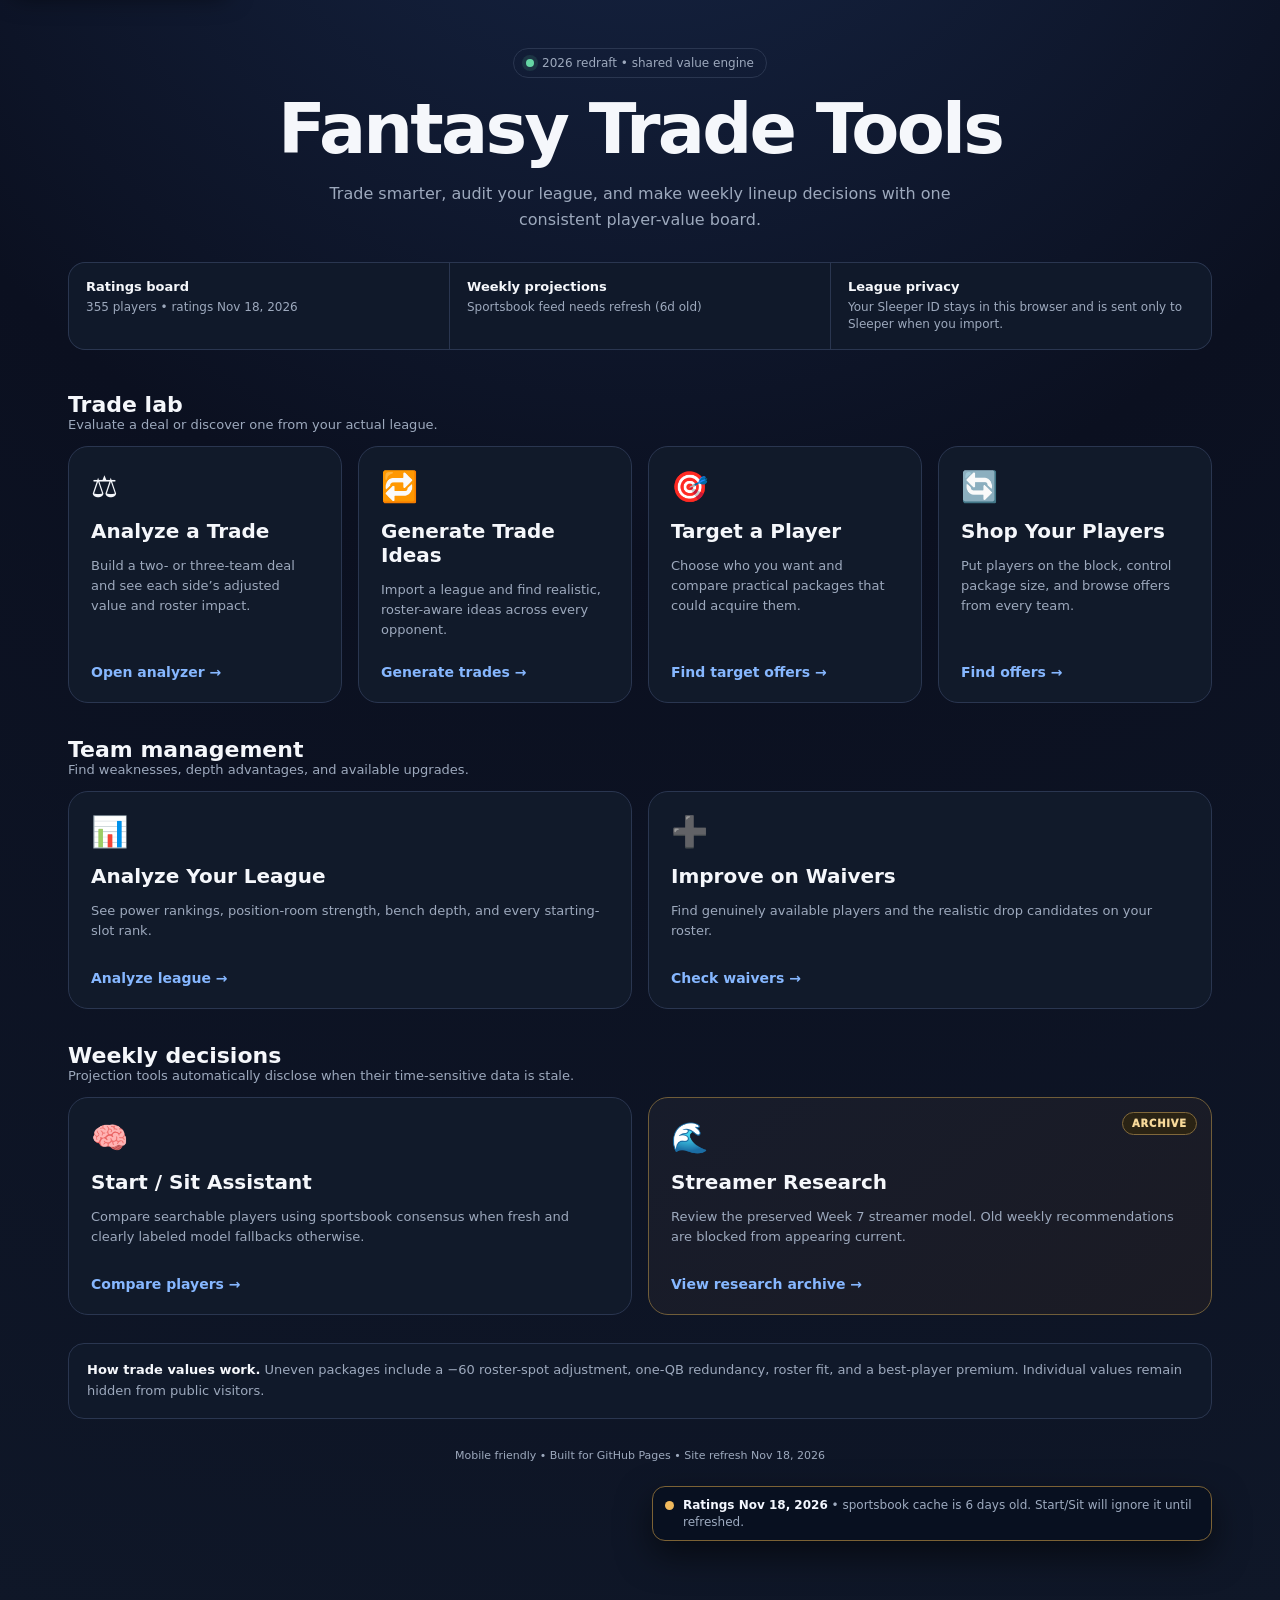
<file: index.html>
<!doctype html>
<html lang="en">
<head>
  <meta charset="utf-8">
  <meta name="viewport" content="width=device-width,initial-scale=1,viewport-fit=cover">
  <meta name="theme-color" content="#0b1020">
  <title>Fantasy Trade Tools</title>
  <style>
    :root{--panel:#121a2b;--text:#f5f7fb;--muted:#9da9bd;--border:#2a3650;--accent:#6ea8fe;--warn:#f0b95d}
    *{box-sizing:border-box}
    body{margin:0;min-height:100dvh;background:radial-gradient(circle at 50% -20%,#172748 0,#0b1020 43%,#0f1728 100%);color:var(--text);font-family:Inter,system-ui,-apple-system,"Segoe UI",sans-serif}
    .wrap{max-width:1180px;margin:auto;padding:48px 18px 70px}
    .hero{text-align:center;max-width:850px;margin:auto}
    .eyebrow{display:inline-flex;gap:8px;align-items:center;border:1px solid var(--border);border-radius:999px;padding:7px 12px;color:var(--muted);font-size:12px}
    .eyebrow::before{content:"";width:8px;height:8px;border-radius:50%;background:#65d6a4;box-shadow:0 0 0 4px #65d6a420}
    h1{font-size:clamp(42px,7vw,70px);letter-spacing:-.04em;margin:16px 0 0;line-height:1}
    .sub{max-width:700px;margin:17px auto 0;color:var(--muted);line-height:1.6;font-size:16px}
    .status{display:grid;grid-template-columns:repeat(3,1fr);gap:1px;margin:30px 0 42px;overflow:hidden;border:1px solid var(--border);border-radius:17px;background:var(--border)}
    .status-item{background:#10192a;padding:15px 17px;color:var(--muted);font-size:12px;line-height:1.45}
    .status-item strong{display:block;color:var(--text);font-size:13px;margin-bottom:2px}
    .group{margin-top:34px}
    .group-head{display:flex;align-items:end;justify-content:space-between;gap:20px;margin-bottom:14px}
    .group h2{font-size:22px;margin:0}
    .group-head p{margin:0;color:var(--muted);font-size:13px}
    .grid{display:grid;grid-template-columns:repeat(4,minmax(0,1fr));gap:16px}
    .grid.two{grid-template-columns:repeat(2,minmax(0,1fr))}
    .card{position:relative;display:flex;flex-direction:column;text-decoration:none;color:inherit;background:rgba(18,26,43,.97);border:1px solid var(--border);border-radius:20px;padding:22px;min-height:218px;transition:.18s transform,.18s border-color,.18s box-shadow}
    .card:hover,.card:focus-visible{transform:translateY(-3px);border-color:var(--accent);box-shadow:0 16px 38px #0005}
    .card.archive{border-color:#705d39;background:linear-gradient(145deg,#171c2b,#1b1b24)}
    .card-label{position:absolute;right:14px;top:14px;padding:5px 9px;border:1px solid #80683b;border-radius:999px;background:#2a2314;color:#f7d99a;font-size:10px;font-weight:950;letter-spacing:.08em}
    .icon{font-size:30px}
    .card h3{font-size:20px;margin:15px 0 0}
    .card p{color:var(--muted);font-size:13px;line-height:1.55;margin-bottom:10px}
    .open{margin-top:auto;padding-top:14px;color:#86b7ff;font-weight:850;font-size:14px}
    .note{margin-top:28px;background:#10192a;border:1px solid var(--border);border-radius:16px;padding:16px 18px;color:var(--muted);font-size:13px;line-height:1.6}
    .note b{color:var(--text)}
    .footer{text-align:center;color:var(--muted);font-size:11px;margin-top:30px}
    @media(max-width:900px){.grid{grid-template-columns:1fr 1fr}.status{grid-template-columns:1fr}.group-head{display:block}.group-head p{margin-top:5px}}
    @media(max-width:580px){.grid,.grid.two{grid-template-columns:1fr}.card{min-height:0}.wrap{padding-top:30px}.status{margin-bottom:34px}}
  </style>
  <link rel="stylesheet" href="project-ui.css?v=20261112b">
</head>
<body>
  <main class="wrap">
    <section class="hero">
      <div class="eyebrow">2026 redraft • shared value engine</div>
      <h1>Fantasy Trade Tools</h1>
      <p class="sub">Trade smarter, audit your league, and make weekly lineup decisions with one consistent player-value board.</p>
    </section>

    <section class="status" aria-label="Project data status">
      <div class="status-item"><strong>Ratings board</strong><span data-project-ratings>355 players • ratings Nov 18, 2026</span></div>
      <div class="status-item"><strong>Weekly projections</strong><span data-project-feed>Checking sportsbook feed…</span></div>
      <div class="status-item"><strong>League privacy</strong>Your Sleeper ID stays in this browser and is sent only to Sleeper when you import.</div>
    </section>

    <section class="group" aria-labelledby="trade-lab-title">
      <div class="group-head"><div><h2 id="trade-lab-title">Trade lab</h2><p>Evaluate a deal or discover one from your actual league.</p></div></div>
      <div class="grid">
        <a class="card" href="analyzer.html"><div class="icon">⚖️</div><h3>Analyze a Trade</h3><p>Build a two- or three-team deal and see each side’s adjusted value and roster impact.</p><div class="open">Open analyzer →</div></a>
        <a class="card" href="generator.html"><div class="icon">🔁</div><h3>Generate Trade Ideas</h3><p>Import a league and find realistic, roster-aware ideas across every opponent.</p><div class="open">Generate trades →</div></a>
        <a class="card" href="target.html"><div class="icon">🎯</div><h3>Target a Player</h3><p>Choose who you want and compare practical packages that could acquire them.</p><div class="open">Find target offers →</div></a>
        <a class="card" href="tradefinder.html"><div class="icon">🔄</div><h3>Shop Your Players</h3><p>Put players on the block, control package size, and browse offers from every team.</p><div class="open">Find offers →</div></a>
      </div>
    </section>

    <section class="group" aria-labelledby="team-tools-title">
      <div class="group-head"><div><h2 id="team-tools-title">Team management</h2><p>Find weaknesses, depth advantages, and available upgrades.</p></div></div>
      <div class="grid two">
        <a class="card" href="league.html"><div class="icon">📊</div><h3>Analyze Your League</h3><p>See power rankings, position-room strength, bench depth, and every starting-slot rank.</p><div class="open">Analyze league →</div></a>
        <a class="card" href="waiver.html"><div class="icon">➕</div><h3>Improve on Waivers</h3><p>Find genuinely available players and the realistic drop candidates on your roster.</p><div class="open">Check waivers →</div></a>
      </div>
    </section>

    <section class="group" aria-labelledby="weekly-tools-title">
      <div class="group-head"><div><h2 id="weekly-tools-title">Weekly decisions</h2><p>Projection tools automatically disclose when their time-sensitive data is stale.</p></div></div>
      <div class="grid two">
        <a class="card" href="startsit.html"><div class="icon">🧠</div><h3>Start / Sit Assistant</h3><p>Compare searchable players using sportsbook consensus when fresh and clearly labeled model fallbacks otherwise.</p><div class="open">Compare players →</div></a>
        <a class="card archive" href="streams.html"><span class="card-label">ARCHIVE</span><div class="icon">🌊</div><h3>Streamer Research</h3><p>Review the preserved Week 7 streamer model. Old weekly recommendations are blocked from appearing current.</p><div class="open">View research archive →</div></a>
      </div>
    </section>

    <div class="note"><b>How trade values work.</b> Uneven packages include a −60 roster-spot adjustment, one-QB redundancy, roster fit, and a best-player premium. Individual values remain hidden from public visitors.</div>
    <div class="footer">Mobile friendly • Built for GitHub Pages • Site refresh Nov 18, 2026</div>
  </main>
  <script src="project-ui.js?v=20261118c"></script>
  <script>
    (async function syncRatingsStatus(){
      const status=document.querySelector("[data-project-ratings]");
      if(!status)return;
      try{
        const response=await fetch("week10-rest-of-season-values.json",{cache:"no-store"});
        if(!response.ok)throw new Error("ratings feed unavailable");
        const board=await response.json();
        const count=Number(board.playerCount)||(Array.isArray(board.players)?board.players.length:0);
        const rawDate=board.generatedAt||board.sourceUpdated;
        const date=rawDate?new Date(`${rawDate}T12:00:00`).toLocaleDateString("en-US",{month:"short",day:"numeric",year:"numeric"}):"current";
        if(count)status.textContent=`${count} players • ratings ${date}`;
      }catch(error){
        // Keep the correct embedded fallback when the network is temporarily unavailable.
      }
    })();
  </script>
</body>
</html>
</file>
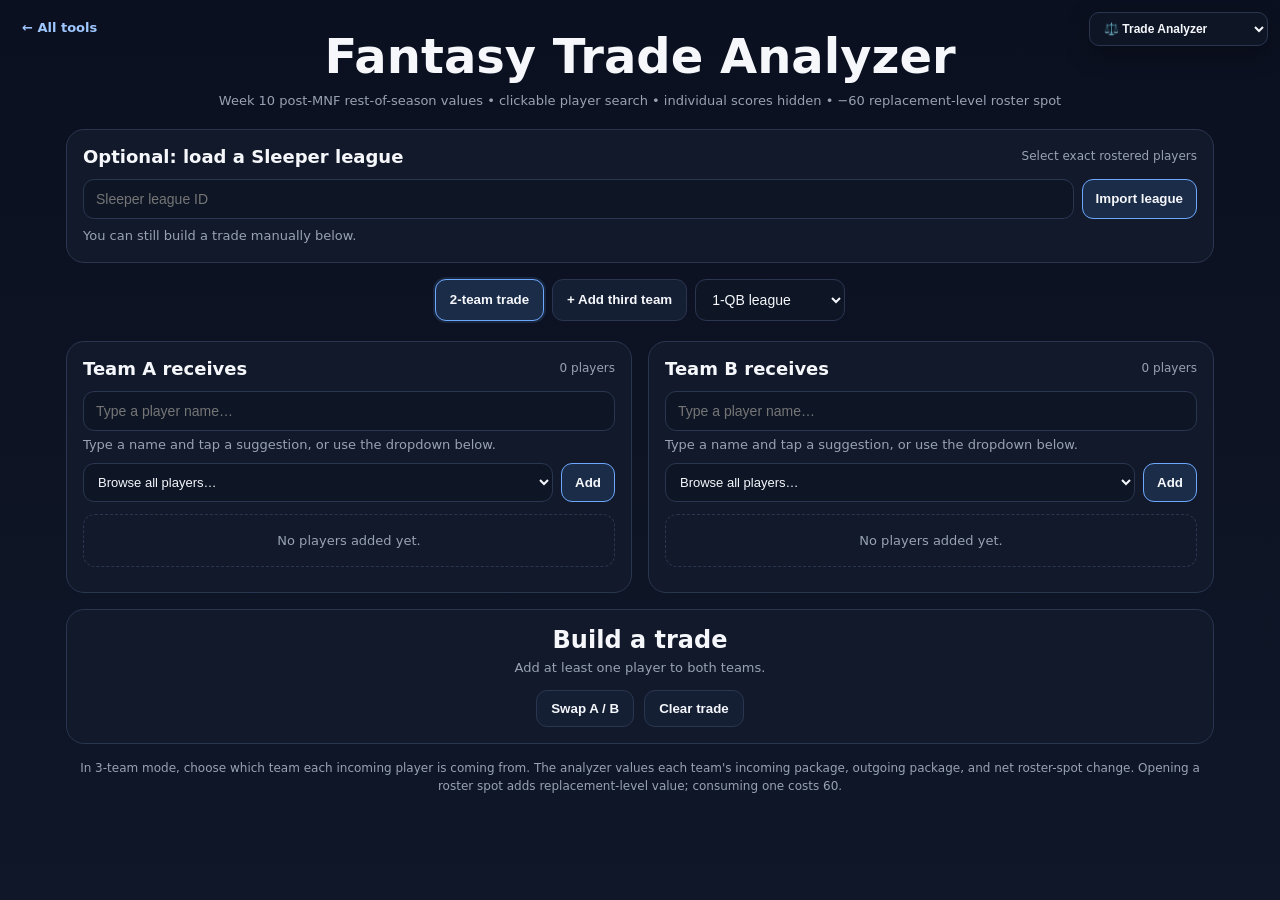
<file: analyzer.html>
<!DOCTYPE html>
<html lang="en">
<head>
<meta charset="UTF-8">
<meta name="viewport" content="width=device-width,initial-scale=1.0">
<title>Fantasy Trade Analyzer — Native Player Picker</title>
<style>
:root{--bg:#0b1020;--panel:#121a2b;--panel2:#0f1829;--text:#f5f7fb;--muted:#98a2b3;--border:#2a3650;--accent:#6ea8fe;--good:#65d6a6;--warn:#f0b35a;--bad:#ff7a90}
*{box-sizing:border-box}body{margin:0;min-height:100vh;font-family:Inter,system-ui,-apple-system,BlinkMacSystemFont,"Segoe UI",sans-serif;background:linear-gradient(180deg,#0b1020,#0f1728);color:var(--text)}
.wrap{max-width:1180px;margin:0 auto;padding:28px 16px 44px}.hero{text-align:center;margin-bottom:18px}h1{font-size:clamp(28px,5vw,48px);margin:0 0 8px}.sub{color:var(--muted);font-size:13px;line-height:1.45}
.mode{display:flex;justify-content:center;gap:8px;margin:16px 0 20px}.mode button,.action{border:1px solid var(--border);background:#141f34;color:var(--text);border-radius:11px;padding:10px 14px;cursor:pointer;font-weight:750}.mode button.active{border-color:var(--accent);background:#1b2c48;box-shadow:0 0 0 2px rgba(110,168,254,.12)}
.trade-grid{display:grid;grid-template-columns:repeat(2,minmax(0,1fr));gap:16px}.trade-grid.three{grid-template-columns:repeat(3,minmax(0,1fr))}
.card,.result{background:rgba(18,26,43,.95);border:1px solid var(--border);border-radius:18px;padding:16px}.card{align-self:start}.card-head{display:flex;justify-content:space-between;align-items:center;gap:10px;margin-bottom:12px}.card-head h2{font-size:18px;margin:0}.count{font-size:12px;color:var(--muted)}
.search-wrap{position:relative}input,select{width:100%;border:1px solid var(--border);background:#0e1626;color:var(--text);border-radius:11px;padding:11px 12px;font-size:14px;outline:none}input:focus,select:focus{border-color:var(--accent);box-shadow:0 0 0 3px rgba(110,168,254,.12)}
.suggestions{position:relative;margin-top:8px;z-index:20;background:#111a2d;border:1px solid var(--border);border-radius:12px;overflow-y:auto;max-height:285px;box-shadow:0 10px 25px rgba(0,0,0,.22);min-height:0}.suggestions:empty{display:none}
.suggestion{width:100%;display:flex;justify-content:space-between;align-items:center;gap:10px;border:0;border-bottom:1px solid rgba(42,54,80,.6);padding:12px;background:transparent;color:var(--text);cursor:pointer;text-align:left;font-size:14px;-webkit-tap-highlight-color:transparent}.suggestion:last-child{border-bottom:0}.suggestion:hover,.suggestion.active{background:#1c2942}.suggestion-name{font-weight:800}.suggestion-sub{display:block;font-size:11px;color:var(--muted);margin-top:2px}.no-results{padding:13px 12px;color:var(--muted);font-size:12px;text-align:center}.picker-row{display:grid;grid-template-columns:minmax(0,1fr) auto;gap:8px;margin-top:8px}.picker-select{width:100%;border:1px solid var(--border);background:#0e1626;color:var(--text);border-radius:11px;padding:10px;font-size:13px}.picker-add{border:1px solid var(--accent);background:#1b2c48;color:var(--text);border-radius:11px;padding:10px 13px;font-weight:800;cursor:pointer}.script-warning{display:none;margin:10px 0 0;padding:10px 12px;border:1px solid #7a3341;background:#2a1720;color:#ffb0bd;border-radius:10px;font-size:12px}
.pos{font-size:11px;color:var(--muted);border:1px solid var(--border);padding:3px 7px;border-radius:999px}.players{display:flex;flex-direction:column;gap:8px;margin-top:12px;min-height:62px}.empty{color:var(--muted);font-size:13px;border:1px dashed var(--border);border-radius:12px;padding:18px 12px;text-align:center}
.player{display:grid;grid-template-columns:minmax(0,1fr) auto;gap:8px;align-items:center;background:var(--panel2);border:1px solid var(--border);border-radius:12px;padding:10px}.player-main{min-width:0}.player-name{font-size:14px;font-weight:750;white-space:nowrap;overflow:hidden;text-overflow:ellipsis}.player-meta{font-size:11px;color:var(--muted);margin-top:3px}.from-select{width:auto;min-width:106px;font-size:12px;padding:7px 8px}.remove{border:1px solid var(--border);background:transparent;color:var(--muted);border-radius:9px;padding:7px 9px;cursor:pointer}
.result{margin-top:16px}.result h3{margin:0;text-align:center;font-size:24px}.result-sub{text-align:center;color:var(--muted);font-size:13px;margin-top:6px}.net-grid{display:grid;grid-template-columns:repeat(2,minmax(0,1fr));gap:10px;margin-top:18px}.net-grid.three{grid-template-columns:repeat(3,minmax(0,1fr))}
.net{background:var(--panel2);border:1px solid var(--border);border-radius:14px;padding:14px;text-align:center}.net-name{font-weight:800}.net-delta{font-size:24px;font-weight:900;margin-top:4px}.net-note{font-size:11px;color:var(--muted);margin-top:4px}.positive{color:var(--good)}.negative{color:var(--bad)}.neutral{color:var(--text)}
.fair{margin-top:15px;text-align:center;font-weight:800}.explain{margin-top:8px;text-align:center;color:var(--muted);font-size:12px;line-height:1.5}.actions{display:flex;justify-content:center;gap:10px;margin-top:14px;flex-wrap:wrap}.foot{margin-top:15px;text-align:center;color:var(--muted);font-size:12px;line-height:1.5}.hidden{display:none!important}
.lean-wrap{max-width:760px;margin:16px auto 2px}.lean-labels{display:flex;justify-content:space-between;color:var(--muted);font-size:11px;font-weight:800}.lean-bar{height:18px;margin-top:7px;border-radius:999px;position:relative;background:linear-gradient(90deg,var(--bad),#e5a956 37%,var(--good) 50%,#e5a956 63%,var(--bad));border:1px solid var(--border)}.lean-mid{position:absolute;left:50%;top:-4px;bottom:-4px;width:2px;background:#fff8;transform:translateX(-1px)}.lean-marker{position:absolute;top:50%;width:26px;height:26px;border-radius:50%;background:#fff;border:4px solid #17243b;box-shadow:0 3px 12px #0009;transform:translate(-50%,-50%);transition:left .25s ease}.verdict-green{color:var(--good)}.verdict-yellow{color:#f4cf68}.verdict-orange{color:var(--warn)}.verdict-red{color:var(--bad)}
.roster-checks{display:grid;grid-template-columns:1fr 1fr;gap:6px;max-height:230px;overflow:auto;margin-top:8px}.roster-checks label{display:flex;gap:7px;align-items:center;border:1px solid var(--border);border-radius:9px;padding:8px;background:var(--panel2);font-size:12px}.roster-checks input{width:auto}.roster-checks small{margin-left:auto;color:var(--muted)}
@media(max-width:900px){.trade-grid.three{grid-template-columns:1fr}.net-grid.three{grid-template-columns:1fr}}@media(max-width:720px){.trade-grid{grid-template-columns:1fr}.net-grid{grid-template-columns:1fr}}
</style>
</head>
<body>
<div class="wrap">
  <div class="hero">
    <h1>Fantasy Trade Analyzer</h1>
    <div class="sub">Week 10 post-MNF rest-of-season values • clickable player search • individual scores hidden • −60 replacement-level roster spot</div>
  </div>
  <section class="card" id="leaguePicker" style="margin-bottom:16px"><div class="card-head"><h2>Optional: load a Sleeper league</h2><span class="count">Select exact rostered players</span></div><div class="picker-row" style="grid-template-columns:minmax(0,1fr) auto"><input id="analyzerLeagueId" placeholder="Sleeper league ID"><button id="analyzerImport" class="picker-add" type="button">Import league</button></div><div id="analyzerStatus" class="sub" style="margin-top:8px">You can still build a trade manually below.</div><div id="rosterTeams" class="hidden" style="margin-top:12px"><div class="trade-grid"><div><label class="sub">Team A roster</label><select id="rosterA"></select><div id="checksA" class="roster-checks"></div></div><div><label class="sub">Team B roster</label><select id="rosterB"></select><div id="checksB" class="roster-checks"></div></div></div><p class="sub">Check players being traded away. A checked Team A player is added to “Team B receives,” and vice versa.</p></div></section>
  <div class="mode">
    <button id="mode2" class="active" type="button">2-team trade</button>
    <button id="mode3" type="button">+ Add third team</button>
    <select id="qbFormat" aria-label="Quarterback format" style="width:auto;min-width:150px"><option value="one" selected>1-QB league</option><option value="superflex">Superflex / 2-QB</option></select>
  </div>
  <div id="grid" class="trade-grid">
    <section class="card" id="cardA"><div class="card-head"><h2>Team A receives</h2><span class="count" id="countA">0 players</span></div><div class="search-wrap"><input id="searchA" list="playerListA" autocomplete="off" autocapitalize="off" spellcheck="false" placeholder="Type a player name…">
      <datalist id="playerListA">
<option value="Josh Allen">QB</option>
<option value="Joe Burrow">QB</option>
<option value="Brock Purdy">QB</option>
<option value="Caleb Williams">QB</option>
<option value="Jordan Love">QB</option>
<option value="Trevor Lawrence">QB</option>
<option value="Jared Goff">QB</option>
<option value="Dak Prescott">QB</option>
<option value="Jayden Daniels">QB</option>
<option value="C.J. Stroud">QB</option>
<option value="Patrick Mahomes">QB</option>
<option value="Tyler Shough">QB</option>
<option value="Kirk Cousins">QB</option>
<option value="Matthew Stafford">QB</option>
<option value="Bryce Young">QB</option>
<option value="Aaron Rodgers">QB</option>
<option value="Bo Nix">QB</option>
<option value="Justin Herbert">QB</option>
<option value="Michael Penix Jr.">QB</option>
<option value="J.J. McCarthy">QB</option>
<option value="Baker Mayfield">QB</option>
<option value="Jacoby Brissett">QB</option>
<option value="Sam Darnold">QB</option>
<option value="Cam Ward">QB</option>
<option value="Deshaun Watson">QB</option>
<option value="Malik Willis">QB</option>
<option value="Fernando Mendoza">QB</option>
<option value="Joe Milton III">QB</option>
<option value="Kyler Murray">QB</option>
<option value="Carson Beck">QB</option>
<option value="Daniel Jones">QB</option>
<option value="Kyle McCord">QB</option>
<option value="Shedeur Sanders">QB</option>
<option value="Drew Lock">QB</option>
<option value="Jameis Winston">QB</option>
<option value="Marcus Mariota">QB</option>
<option value="Tanner McKee">QB</option>
<option value="Tyson Bagent">QB</option>
<option value="Carson Wentz">QB</option>
<option value="Gardner Minshew II">QB</option>
<option value="Mac Jones">QB</option>
<option value="Anthony Richardson Sr.">QB</option>
<option value="Geno Smith">QB</option>
<option value="Drake Maye">QB</option>
<option value="Lamar Jackson">QB</option>
<option value="Jalen Hurts">QB</option>
<option value="Jaxson Dart">QB</option>
<option value="Tyler Huntley">QB</option>
<option value="Jahmyr Gibbs">RB</option>
<option value="Bijan Robinson">RB</option>
<option value="Christian McCaffrey">RB</option>
<option value="James Cook III">RB</option>
<option value="Kenneth Walker III">RB</option>
<option value="Javonte Williams">RB</option>
<option value="Jonathan Taylor">RB</option>
<option value="D&#x27;Andre Swift">RB</option>
<option value="Chuba Hubbard">RB</option>
<option value="Bucky Irving">RB</option>
<option value="Chase Brown">RB</option>
<option value="Bhayshul Tuten">RB</option>
<option value="Jaylen Warren">RB</option>
<option value="Kyren Williams">RB</option>
<option value="Omarion Hampton">RB</option>
<option value="Breece Hall">RB</option>
<option value="Blake Corum">RB</option>
<option value="Tony Pollard">RB</option>
<option value="Ollie Gordon II">RB</option>
<option value="Saquon Barkley">RB</option>
<option value="Elijah Johnson">RB</option>
<option value="Derrick Henry">RB</option>
<option value="Jonah Coleman">RB</option>
<option value="Quinshon Judkins">RB</option>
<option value="Cam Skattebo">RB</option>
<option value="Ashton Jeanty">RB</option>
<option value="Rhamondre Stevenson">RB</option>
<option value="Josh Jacobs">RB</option>
<option value="Jordan Mason">RB</option>
<option value="Kyle Monangai">RB</option>
<option value="Woody Marks">RB</option>
<option value="Rachaad White">RB</option>
<option value="Rico Dowdle">RB</option>
<option value="Jeremiyah Love">RB</option>
<option value="Braelon Allen">RB</option>
<option value="Zach Charbonnet">RB</option>
<option value="Jadarian Price">RB</option>
<option value="David Montgomery">RB</option>
<option value="Tyler Allgeier">RB</option>
<option value="Kenny Gainwell">RB</option>
<option value="Travis Etienne Jr.">RB</option>
<option value="Mike Washington Jr.">RB</option>
<option value="Emmett Johnson">RB</option>
<option value="Kaelon Black">RB</option>
<option value="Aaron Jones Sr.">RB</option>
<option value="RJ Harvey">RB</option>
<option value="TreVeyon Henderson">RB</option>
<option value="J.K. Dobbins">RB</option>
<option value="Dylan Sampson">RB</option>
<option value="Chris Rodriguez Jr.">RB</option>
<option value="Seth McGowan">RB</option>
<option value="Jacory Croskey-Merritt">RB</option>
<option value="Samaje Perine">RB</option>
<option value="Tyjae Spears">RB</option>
<option value="Audric Estime">RB</option>
<option value="Devin Singletary">RB</option>
<option value="Justice Hill">RB</option>
<option value="Brian Robinson Jr.">RB</option>
<option value="Jonathon Brooks">RB</option>
<option value="Corey Kiner">RB</option>
<option value="MarShawn Lloyd">RB</option>
<option value="Kaleb Johnson">RB</option>
<option value="Austin Ekeler">RB</option>
<option value="Tank Bigsby">RB</option>
<option value="Bam Knight">RB</option>
<option value="Jaylen Wright">RB</option>
<option value="Ray Davis">RB</option>
<option value="Tyrone Tracy Jr.">RB</option>
<option value="Sione Vaki">RB</option>
<option value="Will Shipley">RB</option>
<option value="Sean Tucker">RB</option>
<option value="Ty Johnson">RB</option>
<option value="Demond Claiborne">RB</option>
<option value="Alvin Kamara">RB</option>
<option value="Keaton Mitchell">RB</option>
<option value="Nicholas Singleton">RB</option>
<option value="Elijah Mitchell">RB</option>
<option value="Jawhar Jordan">RB</option>
<option value="Brashard Smith">RB</option>
<option value="Roschon Johnson">RB</option>
<option value="Kaytron Allen">RB</option>
<option value="Emari Demercado">RB</option>
<option value="CJ Donaldson">RB</option>
<option value="Emanuel Wilson">RB</option>
<option value="Jordan James">RB</option>
<option value="Tyler Goodson">RB</option>
<option value="Trevor Etienne">RB</option>
<option value="Kimani Vidal">RB</option>
<option value="DJ Giddens">RB</option>
<option value="James Conner">RB</option>
<option value="Chris Brooks">RB</option>
<option value="LeQuint Allen Jr.">RB</option>
<option value="George Holani">RB</option>
<option value="Adam Randall">RB</option>
<option value="Kendre Miller">RB</option>
<option value="Isaiah Davis">RB</option>
<option value="Tahj Brooks">RB</option>
<option value="Kareem Hunt">RB</option>
<option value="Raheim Sanders">RB</option>
<option value="Jaydon Blue">RB</option>
<option value="Jaleel McLaughlin">RB</option>
<option value="Ameer Abdullah">RB</option>
<option value="De&#x27;Von Achane">RB</option>
<option value="Isiah Pacheco">RB</option>
<option value="Kenneth Gainwell">RB</option>
<option value="Jaxon Smith-Njigba">WR</option>
<option value="Ja&#x27;Marr Chase">WR</option>
<option value="Amon-Ra St. Brown">WR</option>
<option value="CeeDee Lamb">WR</option>
<option value="Justin Jefferson">WR</option>
<option value="Malik Nabers">WR</option>
<option value="Chris Olave">WR</option>
<option value="Nico Collins">WR</option>
<option value="George Pickens">WR</option>
<option value="Christian Watson">WR</option>
<option value="Drake London">WR</option>
<option value="Tee Higgins">WR</option>
<option value="Puka Nacua">WR</option>
<option value="Parker Washington">WR</option>
<option value="Matthew Golden">WR</option>
<option value="Zay Flowers">WR</option>
<option value="Garrett Wilson">WR</option>
<option value="Luther Burden III">WR</option>
<option value="Tetairoa McMillan">WR</option>
<option value="DJ Moore">WR</option>
<option value="Rashee Rice">WR</option>
<option value="Jameson Williams">WR</option>
<option value="Carnell Tate">WR</option>
<option value="DeVonta Smith">WR</option>
<option value="Mike Evans">WR</option>
<option value="Stefon Diggs">WR</option>
<option value="Jalen Coker">WR</option>
<option value="Jaylen Waddle">WR</option>
<option value="Emeka Egbuka">WR</option>
<option value="A.J. Brown">WR</option>
<option value="Rome Odunze">WR</option>
<option value="KC Concepcion">WR</option>
<option value="DK Metcalf">WR</option>
<option value="Josh Downs">WR</option>
<option value="Denzel Boston">WR</option>
<option value="Ladd McConkey">WR</option>
<option value="Jakobi Meyers">WR</option>
<option value="Makai Lemon">WR</option>
<option value="Jordyn Tyson">WR</option>
<option value="Wan&#x27;Dale Robinson">WR</option>
<option value="Tre&#x27; Harris">WR</option>
<option value="Omar Cooper Jr.">WR</option>
<option value="Jordan Addison">WR</option>
<option value="Keenan Allen">WR</option>
<option value="Khalil Shakir">WR</option>
<option value="Tre Tucker">WR</option>
<option value="Adonai Mitchell">WR</option>
<option value="Deebo Samuel">WR</option>
<option value="Courtland Sutton">WR</option>
<option value="Jalen Tyson">WR</option>
<option value="Caleb Douglas">WR</option>
<option value="Chris Godwin Jr.">WR</option>
<option value="Antonio Williams">WR</option>
<option value="Marvin Harrison Jr.">WR</option>
<option value="Malik Washington">WR</option>
<option value="Ryan Flournoy">WR</option>
<option value="DeMario Douglas">WR</option>
<option value="Romeo Doubs">WR</option>
<option value="De&#x27;Zhaun Stribling">WR</option>
<option value="Devaughn Vele">WR</option>
<option value="Dontayvion Wicks">WR</option>
<option value="Xavier Worthy">WR</option>
<option value="Davante Adams">WR</option>
<option value="Malachi Fields">WR</option>
<option value="Germie Bernard">WR</option>
<option value="Tank Dell">WR</option>
<option value="Michael Pittman Jr.">WR</option>
<option value="Alec Pierce">WR</option>
<option value="Ja&#x27;Kobi Lane">WR</option>
<option value="Rashid Shaheed">WR</option>
<option value="Chris Bell">WR</option>
<option value="Keon Coleman">WR</option>
<option value="Pat Bryant">WR</option>
<option value="Kayshon Boutte">WR</option>
<option value="Brian Thomas Jr.">WR</option>
<option value="Quentin Johnston">WR</option>
<option value="Roman Wilson">WR</option>
<option value="Jordan Watkins">WR</option>
<option value="Ted Hurst III">WR</option>
<option value="Kalif Raymond">WR</option>
<option value="Konata Mumpfield">WR</option>
<option value="Mack Hollins">WR</option>
<option value="Jerry Jeudy">WR</option>
<option value="Jauan Jennings">WR</option>
<option value="Dohnte Meyers">WR</option>
<option value="Isaac TeSlaa">WR</option>
<option value="Chimere Dike">WR</option>
<option value="Jalen Nailor">WR</option>
<option value="Xavier Hutchinson">WR</option>
<option value="Darnell Mooney">WR</option>
<option value="Jalen McMillan">WR</option>
<option value="Efton Chism III">WR</option>
<option value="Kyle Williams">WR</option>
<option value="Rashod Bateman">WR</option>
<option value="Calvin Ridley">WR</option>
<option value="Cyrus Allen">WR</option>
<option value="Darius Cooper">WR</option>
<option value="Treylon Burks">WR</option>
<option value="Jahan Dotson">WR</option>
<option value="Travis Hunter">WR</option>
<option value="Bryce Lance">WR</option>
<option value="Troy Franklin">WR</option>
<option value="Kevin Coleman Jr.">WR</option>
<option value="Elic Ayomanor">WR</option>
<option value="Christian Kirk">WR</option>
<option value="Andrei Iosivas">WR</option>
<option value="Marvin Mims Jr.">WR</option>
<option value="Skyler Bell">WR</option>
<option value="Xavier Legette">WR</option>
<option value="Van Jefferson">WR</option>
<option value="Brenen Thompson">WR</option>
<option value="Jalen Royals">WR</option>
<option value="Elijah Sarratt">WR</option>
<option value="Tory Horton">WR</option>
<option value="Tyreek Hill">WR</option>
<option value="Joshua Palmer">WR</option>
<option value="Tez Johnson">WR</option>
<option value="Savion Williams">WR</option>
<option value="Hollywood Brown">WR</option>
<option value="Tutu Atwell">WR</option>
<option value="Colbie Young">WR</option>
<option value="Reggie Virgil">WR</option>
<option value="Zachariah Branch">WR</option>
<option value="Jack Bech">WR</option>
<option value="CJ Daniels">WR</option>
<option value="Cooper Kupp">WR</option>
<option value="Barion Brown">WR</option>
<option value="Jacob Cowing">WR</option>
<option value="Jalen Brooks">WR</option>
<option value="Jayden Reed">WR</option>
<option value="Jaylin Noel">WR</option>
<option value="John Metchie III">WR</option>
<option value="Josh Cameron">WR</option>
<option value="Kendrick Bourne">WR</option>
<option value="Michael Wilson">WR</option>
<option value="Terry McLaurin">WR</option>
<option value="Trey McBride">TE</option>
<option value="George Kittle">TE</option>
<option value="Brock Bowers">TE</option>
<option value="Colston Loveland">TE</option>
<option value="Isaiah Likely">TE</option>
<option value="Harold Fannin Jr.">TE</option>
<option value="Tucker Kraft">TE</option>
<option value="Sam LaPorta">TE</option>
<option value="Dalton Kincaid">TE</option>
<option value="Tyler Warren">TE</option>
<option value="Travis Kelce">TE</option>
<option value="Kyle Pitts Sr.">TE</option>
<option value="Dallas Goedert">TE</option>
<option value="Mark Andrews">TE</option>
<option value="Brenton Strange">TE</option>
<option value="T.J. Hockenson">TE</option>
<option value="Chig Okonkwo">TE</option>
<option value="Mike Gesicki">TE</option>
<option value="Juwan Johnson">TE</option>
<option value="Hunter Henry">TE</option>
<option value="Pat Freiermuth">TE</option>
<option value="Terrance Ferguson">TE</option>
<option value="Greg Dulcich">TE</option>
<option value="Dalton Schultz">TE</option>
<option value="Darren Waller">TE</option>
<option value="Kenyon Sadiq">TE</option>
<option value="AJ Barner">TE</option>
<option value="Tyler Higbee">TE</option>
<option value="Michael Mayer">TE</option>
<option value="Darnell Washington">TE</option>
<option value="Colby Parkinson">TE</option>
<option value="Cade Otton">TE</option>
<option value="Evan Engram">TE</option>
<option value="Gunnar Helm">TE</option>
<option value="Eli Raridon">TE</option>
<option value="Mason Taylor">TE</option>
<option value="Oronde Gadsden II">TE</option>
<option value="Jake Ferguson">TE</option>
<option value="David Njoku">TE</option>
<option value="Tommy Tremble">TE</option>
<option value="Charlie Kolar">TE</option>
<option value="Eli Stowers">TE</option>
<option value="Nate Boerkircher">TE</option>
<option value="Noah Fant">TE</option>
<option value="Zach Ertz">TE</option>
<option value="Justin Joly">TE</option>
<option value="Theo Johnson">TE</option>
<option value="Noah Gray">TE</option>
<option value="Dawson Knox">TE</option>
<option value="Daniel Bellinger">TE</option>
<option value="Brevyn Spann-Ford">TE</option>
<option value="Oscar Delp">TE</option>
<option value="Mitchell Evans">TE</option>
<option value="Ben Sinnott">TE</option>
<option value="Marlin Klein">TE</option>
<option value="Matt Hibner">TE</option>
<option value="Sam Roush">TE</option>
<option value="Ja&#x27;Tavion Sanders">TE</option>
<option value="Josh Cuevas">TE</option>
<option value="Jonnu Smith">TE</option>
<option value="Cole Kmet">TE</option>
<option value="Davis Allen">TE</option>
<option value="Elijah Arroyo">TE</option>
<option value="Elijah Higgins">TE</option>
<option value="Erick All Jr.">TE</option>
<option value="Will Mallory">TE</option>
</datalist>
      <div class="sub" style="margin-top:5px">Type a name and tap a suggestion, or use the dropdown below.</div>
      <div id="suggestA" class="suggestions"></div>
      <div class="picker-row">
        <select id="pickerA" class="picker-select">
          <option value="">Browse all players…</option>
<option value="Josh Allen">Josh Allen — QB</option>
<option value="Lamar Jackson">Lamar Jackson — QB</option>
<option value="Caleb Williams">Caleb Williams — QB</option>
<option value="Jalen Hurts">Jalen Hurts — QB</option>
<option value="Jayden Daniels">Jayden Daniels — QB</option>
<option value="Trevor Lawrence">Trevor Lawrence — QB</option>
<option value="Joe Burrow">Joe Burrow — QB</option>
<option value="Jaxson Dart">Jaxson Dart — QB</option>
<option value="Patrick Mahomes">Patrick Mahomes — QB</option>
<option value="Tyler Shough">Tyler Shough — QB</option>
<option value="Brock Purdy">Brock Purdy — QB</option>
<option value="Drake Maye">Drake Maye — QB</option>
<option value="Justin Herbert">Justin Herbert — QB</option>
<option value="Jordan Love">Jordan Love — QB</option>
<option value="Dak Prescott">Dak Prescott — QB</option>
<option value="Bo Nix">Bo Nix — QB</option>
<option value="Jared Goff">Jared Goff — QB</option>
<option value="Matthew Stafford">Matthew Stafford — QB</option>
<option value="Baker Mayfield">Baker Mayfield — QB</option>
<option value="C.J. Stroud">C.J. Stroud — QB</option>
<option value="Bryce Young">Bryce Young — QB</option>
<option value="Kyler Murray">Kyler Murray — QB</option>
<option value="Aaron Rodgers">Aaron Rodgers — QB</option>
<option value="Jacoby Brissett">Jacoby Brissett — QB</option>
<option value="Sam Darnold">Sam Darnold — QB</option>
<option value="Geno Smith">Geno Smith — QB</option>
<option value="Cam Ward">Cam Ward — QB</option>
<option value="Kirk Cousins">Kirk Cousins — QB</option>
<option value="Daniel Jones">Daniel Jones — QB</option>
<option value="Deshaun Watson">Deshaun Watson — QB</option>
<option value="Malik Willis">Malik Willis — QB</option>
<option value="Jahmyr Gibbs">Jahmyr Gibbs — RB</option>
<option value="Bijan Robinson">Bijan Robinson — RB</option>
<option value="Derrick Henry">Derrick Henry — RB</option>
<option value="Jonathan Taylor">Jonathan Taylor — RB</option>
<option value="Ashton Jeanty">Ashton Jeanty — RB</option>
<option value="Christian McCaffrey">Christian McCaffrey — RB</option>
<option value="James Cook III">James Cook III — RB</option>
<option value="De&#x27;Von Achane">De&#x27;Von Achane — RB</option>
<option value="Saquon Barkley">Saquon Barkley — RB</option>
<option value="Chase Brown">Chase Brown — RB</option>
<option value="Kenneth Walker III">Kenneth Walker III — RB</option>
<option value="D&#x27;Andre Swift">D&#x27;Andre Swift — RB</option>
<option value="Javonte Williams">Javonte Williams — RB</option>
<option value="Breece Hall">Breece Hall — RB</option>
<option value="Omarion Hampton">Omarion Hampton — RB</option>
<option value="Kyren Williams">Kyren Williams — RB</option>
<option value="Jeremiyah Love">Jeremiyah Love — RB</option>
<option value="David Montgomery">David Montgomery — RB</option>
<option value="Bucky Irving">Bucky Irving — RB</option>
<option value="Cam Skattebo">Cam Skattebo — RB</option>
<option value="Travis Etienne Jr.">Travis Etienne Jr. — RB</option>
<option value="Rhamondre Stevenson">Rhamondre Stevenson — RB</option>
<option value="Bhayshul Tuten">Bhayshul Tuten — RB</option>
<option value="Chuba Hubbard">Chuba Hubbard — RB</option>
<option value="Jadarian Price">Jadarian Price — RB</option>
<option value="Quinshon Judkins">Quinshon Judkins — RB</option>
<option value="MarShawn Lloyd">MarShawn Lloyd — RB</option>
<option value="Jaylen Warren">Jaylen Warren — RB</option>
<option value="Kyle Monangai">Kyle Monangai — RB</option>
<option value="Rico Dowdle">Rico Dowdle — RB</option>
<option value="Jacory Croskey-Merritt">Jacory Croskey-Merritt — RB</option>
<option value="Jordan Mason">Jordan Mason — RB</option>
<option value="J.K. Dobbins">J.K. Dobbins — RB</option>
<option value="TreVeyon Henderson">TreVeyon Henderson — RB</option>
<option value="RJ Harvey">RJ Harvey — RB</option>
<option value="Tony Pollard">Tony Pollard — RB</option>
<option value="Jonathon Brooks">Jonathon Brooks — RB</option>
<option value="Kenneth Gainwell">Kenneth Gainwell — RB</option>
<option value="Woody Marks">Woody Marks — RB</option>
<option value="Kaelon Black">Kaelon Black — RB</option>
<option value="Aaron Jones Sr.">Aaron Jones Sr. — RB</option>
<option value="Zach Charbonnet">Zach Charbonnet — RB</option>
<option value="Josh Jacobs">Josh Jacobs — RB</option>
<option value="Blake Corum">Blake Corum — RB</option>
<option value="Rachaad White">Rachaad White — RB</option>
<option value="Tyjae Spears">Tyjae Spears — RB</option>
<option value="Tyler Allgeier">Tyler Allgeier — RB</option>
<option value="Kendre Miller">Kendre Miller — RB</option>
<option value="Alvin Kamara">Alvin Kamara — RB</option>
<option value="Brian Robinson Jr.">Brian Robinson Jr. — RB</option>
<option value="Chris Rodriguez Jr.">Chris Rodriguez Jr. — RB</option>
<option value="Isiah Pacheco">Isiah Pacheco — RB</option>
<option value="Keaton Mitchell">Keaton Mitchell — RB</option>
<option value="Ray Davis">Ray Davis — RB</option>
<option value="Jaylen Wright">Jaylen Wright — RB</option>
<option value="Justice Hill">Justice Hill — RB</option>
<option value="Samaje Perine">Samaje Perine — RB</option>
<option value="Jonah Coleman">Jonah Coleman — RB</option>
<option value="Mike Washington Jr.">Mike Washington Jr. — RB</option>
<option value="Devin Singletary">Devin Singletary — RB</option>
<option value="Will Shipley">Will Shipley — RB</option>
<option value="Ameer Abdullah">Ameer Abdullah — RB</option>
<option value="Chris Brooks">Chris Brooks — RB</option>
<option value="Tyrone Tracy Jr.">Tyrone Tracy Jr. — RB</option>
<option value="Tank Bigsby">Tank Bigsby — RB</option>
<option value="Raheim Sanders">Raheim Sanders — RB</option>
<option value="Sione Vaki">Sione Vaki — RB</option>
<option value="Puka Nacua">Puka Nacua — WR</option>
<option value="Jaxon Smith-Njigba">Jaxon Smith-Njigba — WR</option>
<option value="Amon-Ra St. Brown">Amon-Ra St. Brown — WR</option>
<option value="Ja&#x27;Marr Chase">Ja&#x27;Marr Chase — WR</option>
<option value="Justin Jefferson">Justin Jefferson — WR</option>
<option value="CeeDee Lamb">CeeDee Lamb — WR</option>
<option value="Chris Olave">Chris Olave — WR</option>
<option value="Nico Collins">Nico Collins — WR</option>
<option value="Drake London">Drake London — WR</option>
<option value="Malik Nabers">Malik Nabers — WR</option>
<option value="George Pickens">George Pickens — WR</option>
<option value="Zay Flowers">Zay Flowers — WR</option>
<option value="DeVonta Smith">DeVonta Smith — WR</option>
<option value="Garrett Wilson">Garrett Wilson — WR</option>
<option value="Rashee Rice">Rashee Rice — WR</option>
<option value="Ladd McConkey">Ladd McConkey — WR</option>
<option value="Christian Watson">Christian Watson — WR</option>
<option value="DJ Moore">DJ Moore — WR</option>
<option value="Emeka Egbuka">Emeka Egbuka — WR</option>
<option value="Tetairoa McMillan">Tetairoa McMillan — WR</option>
<option value="A.J. Brown">A.J. Brown — WR</option>
<option value="Jaylen Waddle">Jaylen Waddle — WR</option>
<option value="Tee Higgins">Tee Higgins — WR</option>
<option value="Jameson Williams">Jameson Williams — WR</option>
<option value="Parker Washington">Parker Washington — WR</option>
<option value="Davante Adams">Davante Adams — WR</option>
<option value="Luther Burden III">Luther Burden III — WR</option>
<option value="Mike Evans">Mike Evans — WR</option>
<option value="Brian Thomas Jr.">Brian Thomas Jr. — WR</option>
<option value="Rome Odunze">Rome Odunze — WR</option>
<option value="Jalen Coker">Jalen Coker — WR</option>
<option value="Matthew Golden">Matthew Golden — WR</option>
<option value="Terry McLaurin">Terry McLaurin — WR</option>
<option value="DK Metcalf">DK Metcalf — WR</option>
<option value="Marvin Harrison Jr.">Marvin Harrison Jr. — WR</option>
<option value="Chris Godwin Jr.">Chris Godwin Jr. — WR</option>
<option value="Jayden Reed">Jayden Reed — WR</option>
<option value="Jordan Addison">Jordan Addison — WR</option>
<option value="Alec Pierce">Alec Pierce — WR</option>
<option value="Courtland Sutton">Courtland Sutton — WR</option>
<option value="Quentin Johnston">Quentin Johnston — WR</option>
<option value="Michael Pittman Jr.">Michael Pittman Jr. — WR</option>
<option value="Xavier Worthy">Xavier Worthy — WR</option>
<option value="Josh Downs">Josh Downs — WR</option>
<option value="Stefon Diggs">Stefon Diggs — WR</option>
<option value="Jakobi Meyers">Jakobi Meyers — WR</option>
<option value="Michael Wilson">Michael Wilson — WR</option>
<option value="Denzel Boston">Denzel Boston — WR</option>
<option value="Khalil Shakir">Khalil Shakir — WR</option>
<option value="Deebo Samuel">Deebo Samuel — WR</option>
<option value="KC Concepcion">KC Concepcion — WR</option>
<option value="Carnell Tate">Carnell Tate — WR</option>
<option value="Dontayvion Wicks">Dontayvion Wicks — WR</option>
<option value="Keenan Allen">Keenan Allen — WR</option>
<option value="Caleb Douglas">Caleb Douglas — WR</option>
<option value="Jauan Jennings">Jauan Jennings — WR</option>
<option value="Malik Washington">Malik Washington — WR</option>
<option value="Devaughn Vele">Devaughn Vele — WR</option>
<option value="Joshua Palmer">Joshua Palmer — WR</option>
<option value="Tre Tucker">Tre Tucker — WR</option>
<option value="Wan&#x27;Dale Robinson">Wan&#x27;Dale Robinson — WR</option>
<option value="Makai Lemon">Makai Lemon — WR</option>
<option value="Jack Bech">Jack Bech — WR</option>
<option value="Jalen Nailor">Jalen Nailor — WR</option>
<option value="Jaylin Noel">Jaylin Noel — WR</option>
<option value="Antonio Williams">Antonio Williams — WR</option>
<option value="Kalif Raymond">Kalif Raymond — WR</option>
<option value="Kayshon Boutte">Kayshon Boutte — WR</option>
<option value="Rashid Shaheed">Rashid Shaheed — WR</option>
<option value="Ryan Flournoy">Ryan Flournoy — WR</option>
<option value="Tank Dell">Tank Dell — WR</option>
<option value="Jalen McMillan">Jalen McMillan — WR</option>
<option value="Mack Hollins">Mack Hollins — WR</option>
<option value="Tre Harris">Tre Harris — WR</option>
<option value="Chris Bell">Chris Bell — WR</option>
<option value="Cooper Kupp">Cooper Kupp — WR</option>
<option value="DeMario Douglas">DeMario Douglas — WR</option>
<option value="Jordyn Tyson">Jordyn Tyson — WR</option>
<option value="Darnell Mooney">Darnell Mooney — WR</option>
<option value="Calvin Ridley">Calvin Ridley — WR</option>
<option value="De&#x27;Zhaun Stribling">De&#x27;Zhaun Stribling — WR</option>
<option value="Pat Bryant">Pat Bryant — WR</option>
<option value="Travis Hunter">Travis Hunter — WR</option>
<option value="Jahan Dotson">Jahan Dotson — WR</option>
<option value="Romeo Doubs">Romeo Doubs — WR</option>
<option value="Chimere Dike">Chimere Dike — WR</option>
<option value="Ja&#x27;Kobi Lane">Ja&#x27;Kobi Lane — WR</option>
<option value="Jerry Jeudy">Jerry Jeudy — WR</option>
<option value="Keon Coleman">Keon Coleman — WR</option>
<option value="Rashod Bateman">Rashod Bateman — WR</option>
<option value="Xavier Hutchinson">Xavier Hutchinson — WR</option>
<option value="Roman Wilson">Roman Wilson — WR</option>
<option value="Adonai Mitchell">Adonai Mitchell — WR</option>
<option value="Elic Ayomanor">Elic Ayomanor — WR</option>
<option value="Omar Cooper Jr.">Omar Cooper Jr. — WR</option>
<option value="Tez Johnson">Tez Johnson — WR</option>
<option value="Xavier Legette">Xavier Legette — WR</option>
<option value="Malachi Fields">Malachi Fields — WR</option>
<option value="Isaac TeSlaa">Isaac TeSlaa — WR</option>
<option value="Josh Cameron">Josh Cameron — WR</option>
<option value="Bryce Lance">Bryce Lance — WR</option>
<option value="Germie Bernard">Germie Bernard — WR</option>
<option value="Trey McBride">Trey McBride — TE</option>
<option value="Brock Bowers">Brock Bowers — TE</option>
<option value="Dalton Kincaid">Dalton Kincaid — TE</option>
<option value="Colston Loveland">Colston Loveland — TE</option>
<option value="Tyler Warren">Tyler Warren — TE</option>
<option value="Isaiah Likely">Isaiah Likely — TE</option>
<option value="Sam LaPorta">Sam LaPorta — TE</option>
<option value="Dallas Goedert">Dallas Goedert — TE</option>
<option value="Tucker Kraft">Tucker Kraft — TE</option>
<option value="Harold Fannin Jr.">Harold Fannin Jr. — TE</option>
<option value="George Kittle">George Kittle — TE</option>
<option value="T.J. Hockenson">T.J. Hockenson — TE</option>
<option value="Mark Andrews">Mark Andrews — TE</option>
<option value="Juwan Johnson">Juwan Johnson — TE</option>
<option value="Jake Ferguson">Jake Ferguson — TE</option>
<option value="Kyle Pitts Sr.">Kyle Pitts Sr. — TE</option>
<option value="Travis Kelce">Travis Kelce — TE</option>
<option value="Brenton Strange">Brenton Strange — TE</option>
<option value="Michael Mayer">Michael Mayer — TE</option>
<option value="David Njoku">David Njoku — TE</option>
<option value="Kenyon Sadiq">Kenyon Sadiq — TE</option>
<option value="Pat Freiermuth">Pat Freiermuth — TE</option>
<option value="Cole Kmet">Cole Kmet — TE</option>
<option value="Dalton Schultz">Dalton Schultz — TE</option>
<option value="Noah Fant">Noah Fant — TE</option>
<option value="Hunter Henry">Hunter Henry — TE</option>
<option value="Evan Engram">Evan Engram — TE</option>
<option value="Greg Dulcich">Greg Dulcich — TE</option>
<option value="Mike Gesicki">Mike Gesicki — TE</option>
<option value="Terrance Ferguson">Terrance Ferguson — TE</option>
<option value="AJ Barner">AJ Barner — TE</option>
<option value="Chig Okonkwo">Chig Okonkwo — TE</option>
<option value="Darren Waller">Darren Waller — TE</option>
<option value="Jonnu Smith">Jonnu Smith — TE</option>
<option value="Cade Otton">Cade Otton — TE</option>
<option value="Gunnar Helm">Gunnar Helm — TE</option>
<option value="Theo Johnson">Theo Johnson — TE</option>
<option value="Elijah Arroyo">Elijah Arroyo — TE</option>
<option value="Dawson Knox">Dawson Knox — TE</option>
<option value="Oronde Gadsden II">Oronde Gadsden II — TE</option>
<option value="Darnell Washington">Darnell Washington — TE</option>
<option value="Brevyn Spann-Ford">Brevyn Spann-Ford — TE</option>
        </select>
        <button id="pickerAddA" class="picker-add" type="button">Add</button>
      </div>
      <div id="scriptWarningA" class="script-warning">Interactive search did not load. You can still use the player dropdown above.</div></div><div id="playersA" class="players"></div></section>
    <section class="card" id="cardB"><div class="card-head"><h2>Team B receives</h2><span class="count" id="countB">0 players</span></div><div class="search-wrap"><input id="searchB" list="playerListB" autocomplete="off" autocapitalize="off" spellcheck="false" placeholder="Type a player name…">
      <datalist id="playerListB">
<option value="Josh Allen">QB</option>
<option value="Joe Burrow">QB</option>
<option value="Brock Purdy">QB</option>
<option value="Caleb Williams">QB</option>
<option value="Jordan Love">QB</option>
<option value="Trevor Lawrence">QB</option>
<option value="Jared Goff">QB</option>
<option value="Dak Prescott">QB</option>
<option value="Jayden Daniels">QB</option>
<option value="C.J. Stroud">QB</option>
<option value="Patrick Mahomes">QB</option>
<option value="Tyler Shough">QB</option>
<option value="Kirk Cousins">QB</option>
<option value="Matthew Stafford">QB</option>
<option value="Bryce Young">QB</option>
<option value="Aaron Rodgers">QB</option>
<option value="Bo Nix">QB</option>
<option value="Justin Herbert">QB</option>
<option value="Michael Penix Jr.">QB</option>
<option value="J.J. McCarthy">QB</option>
<option value="Baker Mayfield">QB</option>
<option value="Jacoby Brissett">QB</option>
<option value="Sam Darnold">QB</option>
<option value="Cam Ward">QB</option>
<option value="Deshaun Watson">QB</option>
<option value="Malik Willis">QB</option>
<option value="Fernando Mendoza">QB</option>
<option value="Joe Milton III">QB</option>
<option value="Kyler Murray">QB</option>
<option value="Carson Beck">QB</option>
<option value="Daniel Jones">QB</option>
<option value="Kyle McCord">QB</option>
<option value="Shedeur Sanders">QB</option>
<option value="Drew Lock">QB</option>
<option value="Jameis Winston">QB</option>
<option value="Marcus Mariota">QB</option>
<option value="Tanner McKee">QB</option>
<option value="Tyson Bagent">QB</option>
<option value="Carson Wentz">QB</option>
<option value="Gardner Minshew II">QB</option>
<option value="Mac Jones">QB</option>
<option value="Anthony Richardson Sr.">QB</option>
<option value="Geno Smith">QB</option>
<option value="Drake Maye">QB</option>
<option value="Lamar Jackson">QB</option>
<option value="Jalen Hurts">QB</option>
<option value="Jaxson Dart">QB</option>
<option value="Tyler Huntley">QB</option>
<option value="Jahmyr Gibbs">RB</option>
<option value="Bijan Robinson">RB</option>
<option value="Christian McCaffrey">RB</option>
<option value="James Cook III">RB</option>
<option value="Kenneth Walker III">RB</option>
<option value="Javonte Williams">RB</option>
<option value="Jonathan Taylor">RB</option>
<option value="D&#x27;Andre Swift">RB</option>
<option value="Chuba Hubbard">RB</option>
<option value="Bucky Irving">RB</option>
<option value="Chase Brown">RB</option>
<option value="Bhayshul Tuten">RB</option>
<option value="Jaylen Warren">RB</option>
<option value="Kyren Williams">RB</option>
<option value="Omarion Hampton">RB</option>
<option value="Breece Hall">RB</option>
<option value="Blake Corum">RB</option>
<option value="Tony Pollard">RB</option>
<option value="Ollie Gordon II">RB</option>
<option value="Saquon Barkley">RB</option>
<option value="Elijah Johnson">RB</option>
<option value="Derrick Henry">RB</option>
<option value="Jonah Coleman">RB</option>
<option value="Quinshon Judkins">RB</option>
<option value="Cam Skattebo">RB</option>
<option value="Ashton Jeanty">RB</option>
<option value="Rhamondre Stevenson">RB</option>
<option value="Josh Jacobs">RB</option>
<option value="Jordan Mason">RB</option>
<option value="Kyle Monangai">RB</option>
<option value="Woody Marks">RB</option>
<option value="Rachaad White">RB</option>
<option value="Rico Dowdle">RB</option>
<option value="Jeremiyah Love">RB</option>
<option value="Braelon Allen">RB</option>
<option value="Zach Charbonnet">RB</option>
<option value="Jadarian Price">RB</option>
<option value="David Montgomery">RB</option>
<option value="Tyler Allgeier">RB</option>
<option value="Kenny Gainwell">RB</option>
<option value="Travis Etienne Jr.">RB</option>
<option value="Mike Washington Jr.">RB</option>
<option value="Emmett Johnson">RB</option>
<option value="Kaelon Black">RB</option>
<option value="Aaron Jones Sr.">RB</option>
<option value="RJ Harvey">RB</option>
<option value="TreVeyon Henderson">RB</option>
<option value="J.K. Dobbins">RB</option>
<option value="Dylan Sampson">RB</option>
<option value="Chris Rodriguez Jr.">RB</option>
<option value="Seth McGowan">RB</option>
<option value="Jacory Croskey-Merritt">RB</option>
<option value="Samaje Perine">RB</option>
<option value="Tyjae Spears">RB</option>
<option value="Audric Estime">RB</option>
<option value="Devin Singletary">RB</option>
<option value="Justice Hill">RB</option>
<option value="Brian Robinson Jr.">RB</option>
<option value="Jonathon Brooks">RB</option>
<option value="Corey Kiner">RB</option>
<option value="MarShawn Lloyd">RB</option>
<option value="Kaleb Johnson">RB</option>
<option value="Austin Ekeler">RB</option>
<option value="Tank Bigsby">RB</option>
<option value="Bam Knight">RB</option>
<option value="Jaylen Wright">RB</option>
<option value="Ray Davis">RB</option>
<option value="Tyrone Tracy Jr.">RB</option>
<option value="Sione Vaki">RB</option>
<option value="Will Shipley">RB</option>
<option value="Sean Tucker">RB</option>
<option value="Ty Johnson">RB</option>
<option value="Demond Claiborne">RB</option>
<option value="Alvin Kamara">RB</option>
<option value="Keaton Mitchell">RB</option>
<option value="Nicholas Singleton">RB</option>
<option value="Elijah Mitchell">RB</option>
<option value="Jawhar Jordan">RB</option>
<option value="Brashard Smith">RB</option>
<option value="Roschon Johnson">RB</option>
<option value="Kaytron Allen">RB</option>
<option value="Emari Demercado">RB</option>
<option value="CJ Donaldson">RB</option>
<option value="Emanuel Wilson">RB</option>
<option value="Jordan James">RB</option>
<option value="Tyler Goodson">RB</option>
<option value="Trevor Etienne">RB</option>
<option value="Kimani Vidal">RB</option>
<option value="DJ Giddens">RB</option>
<option value="James Conner">RB</option>
<option value="Chris Brooks">RB</option>
<option value="LeQuint Allen Jr.">RB</option>
<option value="George Holani">RB</option>
<option value="Adam Randall">RB</option>
<option value="Kendre Miller">RB</option>
<option value="Isaiah Davis">RB</option>
<option value="Tahj Brooks">RB</option>
<option value="Kareem Hunt">RB</option>
<option value="Raheim Sanders">RB</option>
<option value="Jaydon Blue">RB</option>
<option value="Jaleel McLaughlin">RB</option>
<option value="Ameer Abdullah">RB</option>
<option value="De&#x27;Von Achane">RB</option>
<option value="Isiah Pacheco">RB</option>
<option value="Kenneth Gainwell">RB</option>
<option value="Jaxon Smith-Njigba">WR</option>
<option value="Ja&#x27;Marr Chase">WR</option>
<option value="Amon-Ra St. Brown">WR</option>
<option value="CeeDee Lamb">WR</option>
<option value="Justin Jefferson">WR</option>
<option value="Malik Nabers">WR</option>
<option value="Chris Olave">WR</option>
<option value="Nico Collins">WR</option>
<option value="George Pickens">WR</option>
<option value="Christian Watson">WR</option>
<option value="Drake London">WR</option>
<option value="Tee Higgins">WR</option>
<option value="Puka Nacua">WR</option>
<option value="Parker Washington">WR</option>
<option value="Matthew Golden">WR</option>
<option value="Zay Flowers">WR</option>
<option value="Garrett Wilson">WR</option>
<option value="Luther Burden III">WR</option>
<option value="Tetairoa McMillan">WR</option>
<option value="DJ Moore">WR</option>
<option value="Rashee Rice">WR</option>
<option value="Jameson Williams">WR</option>
<option value="Carnell Tate">WR</option>
<option value="DeVonta Smith">WR</option>
<option value="Mike Evans">WR</option>
<option value="Stefon Diggs">WR</option>
<option value="Jalen Coker">WR</option>
<option value="Jaylen Waddle">WR</option>
<option value="Emeka Egbuka">WR</option>
<option value="A.J. Brown">WR</option>
<option value="Rome Odunze">WR</option>
<option value="KC Concepcion">WR</option>
<option value="DK Metcalf">WR</option>
<option value="Josh Downs">WR</option>
<option value="Denzel Boston">WR</option>
<option value="Ladd McConkey">WR</option>
<option value="Jakobi Meyers">WR</option>
<option value="Makai Lemon">WR</option>
<option value="Jordyn Tyson">WR</option>
<option value="Wan&#x27;Dale Robinson">WR</option>
<option value="Tre&#x27; Harris">WR</option>
<option value="Omar Cooper Jr.">WR</option>
<option value="Jordan Addison">WR</option>
<option value="Keenan Allen">WR</option>
<option value="Khalil Shakir">WR</option>
<option value="Tre Tucker">WR</option>
<option value="Adonai Mitchell">WR</option>
<option value="Deebo Samuel">WR</option>
<option value="Courtland Sutton">WR</option>
<option value="Jalen Tyson">WR</option>
<option value="Caleb Douglas">WR</option>
<option value="Chris Godwin Jr.">WR</option>
<option value="Antonio Williams">WR</option>
<option value="Marvin Harrison Jr.">WR</option>
<option value="Malik Washington">WR</option>
<option value="Ryan Flournoy">WR</option>
<option value="DeMario Douglas">WR</option>
<option value="Romeo Doubs">WR</option>
<option value="De&#x27;Zhaun Stribling">WR</option>
<option value="Devaughn Vele">WR</option>
<option value="Dontayvion Wicks">WR</option>
<option value="Xavier Worthy">WR</option>
<option value="Davante Adams">WR</option>
<option value="Malachi Fields">WR</option>
<option value="Germie Bernard">WR</option>
<option value="Tank Dell">WR</option>
<option value="Michael Pittman Jr.">WR</option>
<option value="Alec Pierce">WR</option>
<option value="Ja&#x27;Kobi Lane">WR</option>
<option value="Rashid Shaheed">WR</option>
<option value="Chris Bell">WR</option>
<option value="Keon Coleman">WR</option>
<option value="Pat Bryant">WR</option>
<option value="Kayshon Boutte">WR</option>
<option value="Brian Thomas Jr.">WR</option>
<option value="Quentin Johnston">WR</option>
<option value="Roman Wilson">WR</option>
<option value="Jordan Watkins">WR</option>
<option value="Ted Hurst III">WR</option>
<option value="Kalif Raymond">WR</option>
<option value="Konata Mumpfield">WR</option>
<option value="Mack Hollins">WR</option>
<option value="Jerry Jeudy">WR</option>
<option value="Jauan Jennings">WR</option>
<option value="Dohnte Meyers">WR</option>
<option value="Isaac TeSlaa">WR</option>
<option value="Chimere Dike">WR</option>
<option value="Jalen Nailor">WR</option>
<option value="Xavier Hutchinson">WR</option>
<option value="Darnell Mooney">WR</option>
<option value="Jalen McMillan">WR</option>
<option value="Efton Chism III">WR</option>
<option value="Kyle Williams">WR</option>
<option value="Rashod Bateman">WR</option>
<option value="Calvin Ridley">WR</option>
<option value="Cyrus Allen">WR</option>
<option value="Darius Cooper">WR</option>
<option value="Treylon Burks">WR</option>
<option value="Jahan Dotson">WR</option>
<option value="Travis Hunter">WR</option>
<option value="Bryce Lance">WR</option>
<option value="Troy Franklin">WR</option>
<option value="Kevin Coleman Jr.">WR</option>
<option value="Elic Ayomanor">WR</option>
<option value="Christian Kirk">WR</option>
<option value="Andrei Iosivas">WR</option>
<option value="Marvin Mims Jr.">WR</option>
<option value="Skyler Bell">WR</option>
<option value="Xavier Legette">WR</option>
<option value="Van Jefferson">WR</option>
<option value="Brenen Thompson">WR</option>
<option value="Jalen Royals">WR</option>
<option value="Elijah Sarratt">WR</option>
<option value="Tory Horton">WR</option>
<option value="Tyreek Hill">WR</option>
<option value="Joshua Palmer">WR</option>
<option value="Tez Johnson">WR</option>
<option value="Savion Williams">WR</option>
<option value="Hollywood Brown">WR</option>
<option value="Tutu Atwell">WR</option>
<option value="Colbie Young">WR</option>
<option value="Reggie Virgil">WR</option>
<option value="Zachariah Branch">WR</option>
<option value="Jack Bech">WR</option>
<option value="CJ Daniels">WR</option>
<option value="Cooper Kupp">WR</option>
<option value="Barion Brown">WR</option>
<option value="Jacob Cowing">WR</option>
<option value="Jalen Brooks">WR</option>
<option value="Jayden Reed">WR</option>
<option value="Jaylin Noel">WR</option>
<option value="John Metchie III">WR</option>
<option value="Josh Cameron">WR</option>
<option value="Kendrick Bourne">WR</option>
<option value="Michael Wilson">WR</option>
<option value="Terry McLaurin">WR</option>
<option value="Trey McBride">TE</option>
<option value="George Kittle">TE</option>
<option value="Brock Bowers">TE</option>
<option value="Colston Loveland">TE</option>
<option value="Isaiah Likely">TE</option>
<option value="Harold Fannin Jr.">TE</option>
<option value="Tucker Kraft">TE</option>
<option value="Sam LaPorta">TE</option>
<option value="Dalton Kincaid">TE</option>
<option value="Tyler Warren">TE</option>
<option value="Travis Kelce">TE</option>
<option value="Kyle Pitts Sr.">TE</option>
<option value="Dallas Goedert">TE</option>
<option value="Mark Andrews">TE</option>
<option value="Brenton Strange">TE</option>
<option value="T.J. Hockenson">TE</option>
<option value="Chig Okonkwo">TE</option>
<option value="Mike Gesicki">TE</option>
<option value="Juwan Johnson">TE</option>
<option value="Hunter Henry">TE</option>
<option value="Pat Freiermuth">TE</option>
<option value="Terrance Ferguson">TE</option>
<option value="Greg Dulcich">TE</option>
<option value="Dalton Schultz">TE</option>
<option value="Darren Waller">TE</option>
<option value="Kenyon Sadiq">TE</option>
<option value="AJ Barner">TE</option>
<option value="Tyler Higbee">TE</option>
<option value="Michael Mayer">TE</option>
<option value="Darnell Washington">TE</option>
<option value="Colby Parkinson">TE</option>
<option value="Cade Otton">TE</option>
<option value="Evan Engram">TE</option>
<option value="Gunnar Helm">TE</option>
<option value="Eli Raridon">TE</option>
<option value="Mason Taylor">TE</option>
<option value="Oronde Gadsden II">TE</option>
<option value="Jake Ferguson">TE</option>
<option value="David Njoku">TE</option>
<option value="Tommy Tremble">TE</option>
<option value="Charlie Kolar">TE</option>
<option value="Eli Stowers">TE</option>
<option value="Nate Boerkircher">TE</option>
<option value="Noah Fant">TE</option>
<option value="Zach Ertz">TE</option>
<option value="Justin Joly">TE</option>
<option value="Theo Johnson">TE</option>
<option value="Noah Gray">TE</option>
<option value="Dawson Knox">TE</option>
<option value="Daniel Bellinger">TE</option>
<option value="Brevyn Spann-Ford">TE</option>
<option value="Oscar Delp">TE</option>
<option value="Mitchell Evans">TE</option>
<option value="Ben Sinnott">TE</option>
<option value="Marlin Klein">TE</option>
<option value="Matt Hibner">TE</option>
<option value="Sam Roush">TE</option>
<option value="Ja&#x27;Tavion Sanders">TE</option>
<option value="Josh Cuevas">TE</option>
<option value="Jonnu Smith">TE</option>
<option value="Cole Kmet">TE</option>
<option value="Davis Allen">TE</option>
<option value="Elijah Arroyo">TE</option>
<option value="Elijah Higgins">TE</option>
<option value="Erick All Jr.">TE</option>
<option value="Will Mallory">TE</option>
</datalist>
      <div class="sub" style="margin-top:5px">Type a name and tap a suggestion, or use the dropdown below.</div>
      <div id="suggestB" class="suggestions"></div>
      <div class="picker-row">
        <select id="pickerB" class="picker-select">
          <option value="">Browse all players…</option>
<option value="Josh Allen">Josh Allen — QB</option>
<option value="Lamar Jackson">Lamar Jackson — QB</option>
<option value="Caleb Williams">Caleb Williams — QB</option>
<option value="Jalen Hurts">Jalen Hurts — QB</option>
<option value="Jayden Daniels">Jayden Daniels — QB</option>
<option value="Trevor Lawrence">Trevor Lawrence — QB</option>
<option value="Joe Burrow">Joe Burrow — QB</option>
<option value="Jaxson Dart">Jaxson Dart — QB</option>
<option value="Patrick Mahomes">Patrick Mahomes — QB</option>
<option value="Tyler Shough">Tyler Shough — QB</option>
<option value="Brock Purdy">Brock Purdy — QB</option>
<option value="Drake Maye">Drake Maye — QB</option>
<option value="Justin Herbert">Justin Herbert — QB</option>
<option value="Jordan Love">Jordan Love — QB</option>
<option value="Dak Prescott">Dak Prescott — QB</option>
<option value="Bo Nix">Bo Nix — QB</option>
<option value="Jared Goff">Jared Goff — QB</option>
<option value="Matthew Stafford">Matthew Stafford — QB</option>
<option value="Baker Mayfield">Baker Mayfield — QB</option>
<option value="C.J. Stroud">C.J. Stroud — QB</option>
<option value="Bryce Young">Bryce Young — QB</option>
<option value="Kyler Murray">Kyler Murray — QB</option>
<option value="Aaron Rodgers">Aaron Rodgers — QB</option>
<option value="Jacoby Brissett">Jacoby Brissett — QB</option>
<option value="Sam Darnold">Sam Darnold — QB</option>
<option value="Geno Smith">Geno Smith — QB</option>
<option value="Cam Ward">Cam Ward — QB</option>
<option value="Kirk Cousins">Kirk Cousins — QB</option>
<option value="Daniel Jones">Daniel Jones — QB</option>
<option value="Deshaun Watson">Deshaun Watson — QB</option>
<option value="Malik Willis">Malik Willis — QB</option>
<option value="Jahmyr Gibbs">Jahmyr Gibbs — RB</option>
<option value="Bijan Robinson">Bijan Robinson — RB</option>
<option value="Derrick Henry">Derrick Henry — RB</option>
<option value="Jonathan Taylor">Jonathan Taylor — RB</option>
<option value="Ashton Jeanty">Ashton Jeanty — RB</option>
<option value="Christian McCaffrey">Christian McCaffrey — RB</option>
<option value="James Cook III">James Cook III — RB</option>
<option value="De&#x27;Von Achane">De&#x27;Von Achane — RB</option>
<option value="Saquon Barkley">Saquon Barkley — RB</option>
<option value="Chase Brown">Chase Brown — RB</option>
<option value="Kenneth Walker III">Kenneth Walker III — RB</option>
<option value="D&#x27;Andre Swift">D&#x27;Andre Swift — RB</option>
<option value="Javonte Williams">Javonte Williams — RB</option>
<option value="Breece Hall">Breece Hall — RB</option>
<option value="Omarion Hampton">Omarion Hampton — RB</option>
<option value="Kyren Williams">Kyren Williams — RB</option>
<option value="Jeremiyah Love">Jeremiyah Love — RB</option>
<option value="David Montgomery">David Montgomery — RB</option>
<option value="Bucky Irving">Bucky Irving — RB</option>
<option value="Cam Skattebo">Cam Skattebo — RB</option>
<option value="Travis Etienne Jr.">Travis Etienne Jr. — RB</option>
<option value="Rhamondre Stevenson">Rhamondre Stevenson — RB</option>
<option value="Bhayshul Tuten">Bhayshul Tuten — RB</option>
<option value="Chuba Hubbard">Chuba Hubbard — RB</option>
<option value="Jadarian Price">Jadarian Price — RB</option>
<option value="Quinshon Judkins">Quinshon Judkins — RB</option>
<option value="MarShawn Lloyd">MarShawn Lloyd — RB</option>
<option value="Jaylen Warren">Jaylen Warren — RB</option>
<option value="Kyle Monangai">Kyle Monangai — RB</option>
<option value="Rico Dowdle">Rico Dowdle — RB</option>
<option value="Jacory Croskey-Merritt">Jacory Croskey-Merritt — RB</option>
<option value="Jordan Mason">Jordan Mason — RB</option>
<option value="J.K. Dobbins">J.K. Dobbins — RB</option>
<option value="TreVeyon Henderson">TreVeyon Henderson — RB</option>
<option value="RJ Harvey">RJ Harvey — RB</option>
<option value="Tony Pollard">Tony Pollard — RB</option>
<option value="Jonathon Brooks">Jonathon Brooks — RB</option>
<option value="Kenneth Gainwell">Kenneth Gainwell — RB</option>
<option value="Woody Marks">Woody Marks — RB</option>
<option value="Kaelon Black">Kaelon Black — RB</option>
<option value="Aaron Jones Sr.">Aaron Jones Sr. — RB</option>
<option value="Zach Charbonnet">Zach Charbonnet — RB</option>
<option value="Josh Jacobs">Josh Jacobs — RB</option>
<option value="Blake Corum">Blake Corum — RB</option>
<option value="Rachaad White">Rachaad White — RB</option>
<option value="Tyjae Spears">Tyjae Spears — RB</option>
<option value="Tyler Allgeier">Tyler Allgeier — RB</option>
<option value="Kendre Miller">Kendre Miller — RB</option>
<option value="Alvin Kamara">Alvin Kamara — RB</option>
<option value="Brian Robinson Jr.">Brian Robinson Jr. — RB</option>
<option value="Chris Rodriguez Jr.">Chris Rodriguez Jr. — RB</option>
<option value="Isiah Pacheco">Isiah Pacheco — RB</option>
<option value="Keaton Mitchell">Keaton Mitchell — RB</option>
<option value="Ray Davis">Ray Davis — RB</option>
<option value="Jaylen Wright">Jaylen Wright — RB</option>
<option value="Justice Hill">Justice Hill — RB</option>
<option value="Samaje Perine">Samaje Perine — RB</option>
<option value="Jonah Coleman">Jonah Coleman — RB</option>
<option value="Mike Washington Jr.">Mike Washington Jr. — RB</option>
<option value="Devin Singletary">Devin Singletary — RB</option>
<option value="Will Shipley">Will Shipley — RB</option>
<option value="Ameer Abdullah">Ameer Abdullah — RB</option>
<option value="Chris Brooks">Chris Brooks — RB</option>
<option value="Tyrone Tracy Jr.">Tyrone Tracy Jr. — RB</option>
<option value="Tank Bigsby">Tank Bigsby — RB</option>
<option value="Raheim Sanders">Raheim Sanders — RB</option>
<option value="Sione Vaki">Sione Vaki — RB</option>
<option value="Puka Nacua">Puka Nacua — WR</option>
<option value="Jaxon Smith-Njigba">Jaxon Smith-Njigba — WR</option>
<option value="Amon-Ra St. Brown">Amon-Ra St. Brown — WR</option>
<option value="Ja&#x27;Marr Chase">Ja&#x27;Marr Chase — WR</option>
<option value="Justin Jefferson">Justin Jefferson — WR</option>
<option value="CeeDee Lamb">CeeDee Lamb — WR</option>
<option value="Chris Olave">Chris Olave — WR</option>
<option value="Nico Collins">Nico Collins — WR</option>
<option value="Drake London">Drake London — WR</option>
<option value="Malik Nabers">Malik Nabers — WR</option>
<option value="George Pickens">George Pickens — WR</option>
<option value="Zay Flowers">Zay Flowers — WR</option>
<option value="DeVonta Smith">DeVonta Smith — WR</option>
<option value="Garrett Wilson">Garrett Wilson — WR</option>
<option value="Rashee Rice">Rashee Rice — WR</option>
<option value="Ladd McConkey">Ladd McConkey — WR</option>
<option value="Christian Watson">Christian Watson — WR</option>
<option value="DJ Moore">DJ Moore — WR</option>
<option value="Emeka Egbuka">Emeka Egbuka — WR</option>
<option value="Tetairoa McMillan">Tetairoa McMillan — WR</option>
<option value="A.J. Brown">A.J. Brown — WR</option>
<option value="Jaylen Waddle">Jaylen Waddle — WR</option>
<option value="Tee Higgins">Tee Higgins — WR</option>
<option value="Jameson Williams">Jameson Williams — WR</option>
<option value="Parker Washington">Parker Washington — WR</option>
<option value="Davante Adams">Davante Adams — WR</option>
<option value="Luther Burden III">Luther Burden III — WR</option>
<option value="Mike Evans">Mike Evans — WR</option>
<option value="Brian Thomas Jr.">Brian Thomas Jr. — WR</option>
<option value="Rome Odunze">Rome Odunze — WR</option>
<option value="Jalen Coker">Jalen Coker — WR</option>
<option value="Matthew Golden">Matthew Golden — WR</option>
<option value="Terry McLaurin">Terry McLaurin — WR</option>
<option value="DK Metcalf">DK Metcalf — WR</option>
<option value="Marvin Harrison Jr.">Marvin Harrison Jr. — WR</option>
<option value="Chris Godwin Jr.">Chris Godwin Jr. — WR</option>
<option value="Jayden Reed">Jayden Reed — WR</option>
<option value="Jordan Addison">Jordan Addison — WR</option>
<option value="Alec Pierce">Alec Pierce — WR</option>
<option value="Courtland Sutton">Courtland Sutton — WR</option>
<option value="Quentin Johnston">Quentin Johnston — WR</option>
<option value="Michael Pittman Jr.">Michael Pittman Jr. — WR</option>
<option value="Xavier Worthy">Xavier Worthy — WR</option>
<option value="Josh Downs">Josh Downs — WR</option>
<option value="Stefon Diggs">Stefon Diggs — WR</option>
<option value="Jakobi Meyers">Jakobi Meyers — WR</option>
<option value="Michael Wilson">Michael Wilson — WR</option>
<option value="Denzel Boston">Denzel Boston — WR</option>
<option value="Khalil Shakir">Khalil Shakir — WR</option>
<option value="Deebo Samuel">Deebo Samuel — WR</option>
<option value="KC Concepcion">KC Concepcion — WR</option>
<option value="Carnell Tate">Carnell Tate — WR</option>
<option value="Dontayvion Wicks">Dontayvion Wicks — WR</option>
<option value="Keenan Allen">Keenan Allen — WR</option>
<option value="Caleb Douglas">Caleb Douglas — WR</option>
<option value="Jauan Jennings">Jauan Jennings — WR</option>
<option value="Malik Washington">Malik Washington — WR</option>
<option value="Devaughn Vele">Devaughn Vele — WR</option>
<option value="Joshua Palmer">Joshua Palmer — WR</option>
<option value="Tre Tucker">Tre Tucker — WR</option>
<option value="Wan&#x27;Dale Robinson">Wan&#x27;Dale Robinson — WR</option>
<option value="Makai Lemon">Makai Lemon — WR</option>
<option value="Jack Bech">Jack Bech — WR</option>
<option value="Jalen Nailor">Jalen Nailor — WR</option>
<option value="Jaylin Noel">Jaylin Noel — WR</option>
<option value="Antonio Williams">Antonio Williams — WR</option>
<option value="Kalif Raymond">Kalif Raymond — WR</option>
<option value="Kayshon Boutte">Kayshon Boutte — WR</option>
<option value="Rashid Shaheed">Rashid Shaheed — WR</option>
<option value="Ryan Flournoy">Ryan Flournoy — WR</option>
<option value="Tank Dell">Tank Dell — WR</option>
<option value="Jalen McMillan">Jalen McMillan — WR</option>
<option value="Mack Hollins">Mack Hollins — WR</option>
<option value="Tre Harris">Tre Harris — WR</option>
<option value="Chris Bell">Chris Bell — WR</option>
<option value="Cooper Kupp">Cooper Kupp — WR</option>
<option value="DeMario Douglas">DeMario Douglas — WR</option>
<option value="Jordyn Tyson">Jordyn Tyson — WR</option>
<option value="Darnell Mooney">Darnell Mooney — WR</option>
<option value="Calvin Ridley">Calvin Ridley — WR</option>
<option value="De&#x27;Zhaun Stribling">De&#x27;Zhaun Stribling — WR</option>
<option value="Pat Bryant">Pat Bryant — WR</option>
<option value="Travis Hunter">Travis Hunter — WR</option>
<option value="Jahan Dotson">Jahan Dotson — WR</option>
<option value="Romeo Doubs">Romeo Doubs — WR</option>
<option value="Chimere Dike">Chimere Dike — WR</option>
<option value="Ja&#x27;Kobi Lane">Ja&#x27;Kobi Lane — WR</option>
<option value="Jerry Jeudy">Jerry Jeudy — WR</option>
<option value="Keon Coleman">Keon Coleman — WR</option>
<option value="Rashod Bateman">Rashod Bateman — WR</option>
<option value="Xavier Hutchinson">Xavier Hutchinson — WR</option>
<option value="Roman Wilson">Roman Wilson — WR</option>
<option value="Adonai Mitchell">Adonai Mitchell — WR</option>
<option value="Elic Ayomanor">Elic Ayomanor — WR</option>
<option value="Omar Cooper Jr.">Omar Cooper Jr. — WR</option>
<option value="Tez Johnson">Tez Johnson — WR</option>
<option value="Xavier Legette">Xavier Legette — WR</option>
<option value="Malachi Fields">Malachi Fields — WR</option>
<option value="Isaac TeSlaa">Isaac TeSlaa — WR</option>
<option value="Josh Cameron">Josh Cameron — WR</option>
<option value="Bryce Lance">Bryce Lance — WR</option>
<option value="Germie Bernard">Germie Bernard — WR</option>
<option value="Trey McBride">Trey McBride — TE</option>
<option value="Brock Bowers">Brock Bowers — TE</option>
<option value="Dalton Kincaid">Dalton Kincaid — TE</option>
<option value="Colston Loveland">Colston Loveland — TE</option>
<option value="Tyler Warren">Tyler Warren — TE</option>
<option value="Isaiah Likely">Isaiah Likely — TE</option>
<option value="Sam LaPorta">Sam LaPorta — TE</option>
<option value="Dallas Goedert">Dallas Goedert — TE</option>
<option value="Tucker Kraft">Tucker Kraft — TE</option>
<option value="Harold Fannin Jr.">Harold Fannin Jr. — TE</option>
<option value="George Kittle">George Kittle — TE</option>
<option value="T.J. Hockenson">T.J. Hockenson — TE</option>
<option value="Mark Andrews">Mark Andrews — TE</option>
<option value="Juwan Johnson">Juwan Johnson — TE</option>
<option value="Jake Ferguson">Jake Ferguson — TE</option>
<option value="Kyle Pitts Sr.">Kyle Pitts Sr. — TE</option>
<option value="Travis Kelce">Travis Kelce — TE</option>
<option value="Brenton Strange">Brenton Strange — TE</option>
<option value="Michael Mayer">Michael Mayer — TE</option>
<option value="David Njoku">David Njoku — TE</option>
<option value="Kenyon Sadiq">Kenyon Sadiq — TE</option>
<option value="Pat Freiermuth">Pat Freiermuth — TE</option>
<option value="Cole Kmet">Cole Kmet — TE</option>
<option value="Dalton Schultz">Dalton Schultz — TE</option>
<option value="Noah Fant">Noah Fant — TE</option>
<option value="Hunter Henry">Hunter Henry — TE</option>
<option value="Evan Engram">Evan Engram — TE</option>
<option value="Greg Dulcich">Greg Dulcich — TE</option>
<option value="Mike Gesicki">Mike Gesicki — TE</option>
<option value="Terrance Ferguson">Terrance Ferguson — TE</option>
<option value="AJ Barner">AJ Barner — TE</option>
<option value="Chig Okonkwo">Chig Okonkwo — TE</option>
<option value="Darren Waller">Darren Waller — TE</option>
<option value="Jonnu Smith">Jonnu Smith — TE</option>
<option value="Cade Otton">Cade Otton — TE</option>
<option value="Gunnar Helm">Gunnar Helm — TE</option>
<option value="Theo Johnson">Theo Johnson — TE</option>
<option value="Elijah Arroyo">Elijah Arroyo — TE</option>
<option value="Dawson Knox">Dawson Knox — TE</option>
<option value="Oronde Gadsden II">Oronde Gadsden II — TE</option>
<option value="Darnell Washington">Darnell Washington — TE</option>
<option value="Brevyn Spann-Ford">Brevyn Spann-Ford — TE</option>
        </select>
        <button id="pickerAddB" class="picker-add" type="button">Add</button>
      </div>
      <div id="scriptWarningB" class="script-warning">Interactive search did not load. You can still use the player dropdown above.</div></div><div id="playersB" class="players"></div></section>
    <section class="card hidden" id="cardC"><div class="card-head"><h2>Team C receives</h2><span class="count" id="countC">0 players</span></div><div class="search-wrap"><input id="searchC" list="playerListC" autocomplete="off" autocapitalize="off" spellcheck="false" placeholder="Type a player name…">
      <datalist id="playerListC">
<option value="Josh Allen">QB</option>
<option value="Joe Burrow">QB</option>
<option value="Brock Purdy">QB</option>
<option value="Caleb Williams">QB</option>
<option value="Jordan Love">QB</option>
<option value="Trevor Lawrence">QB</option>
<option value="Jared Goff">QB</option>
<option value="Dak Prescott">QB</option>
<option value="Jayden Daniels">QB</option>
<option value="C.J. Stroud">QB</option>
<option value="Patrick Mahomes">QB</option>
<option value="Tyler Shough">QB</option>
<option value="Kirk Cousins">QB</option>
<option value="Matthew Stafford">QB</option>
<option value="Bryce Young">QB</option>
<option value="Aaron Rodgers">QB</option>
<option value="Bo Nix">QB</option>
<option value="Justin Herbert">QB</option>
<option value="Michael Penix Jr.">QB</option>
<option value="J.J. McCarthy">QB</option>
<option value="Baker Mayfield">QB</option>
<option value="Jacoby Brissett">QB</option>
<option value="Sam Darnold">QB</option>
<option value="Cam Ward">QB</option>
<option value="Deshaun Watson">QB</option>
<option value="Malik Willis">QB</option>
<option value="Fernando Mendoza">QB</option>
<option value="Joe Milton III">QB</option>
<option value="Kyler Murray">QB</option>
<option value="Carson Beck">QB</option>
<option value="Daniel Jones">QB</option>
<option value="Kyle McCord">QB</option>
<option value="Shedeur Sanders">QB</option>
<option value="Drew Lock">QB</option>
<option value="Jameis Winston">QB</option>
<option value="Marcus Mariota">QB</option>
<option value="Tanner McKee">QB</option>
<option value="Tyson Bagent">QB</option>
<option value="Carson Wentz">QB</option>
<option value="Gardner Minshew II">QB</option>
<option value="Mac Jones">QB</option>
<option value="Anthony Richardson Sr.">QB</option>
<option value="Geno Smith">QB</option>
<option value="Drake Maye">QB</option>
<option value="Lamar Jackson">QB</option>
<option value="Jalen Hurts">QB</option>
<option value="Jaxson Dart">QB</option>
<option value="Tyler Huntley">QB</option>
<option value="Jahmyr Gibbs">RB</option>
<option value="Bijan Robinson">RB</option>
<option value="Christian McCaffrey">RB</option>
<option value="James Cook III">RB</option>
<option value="Kenneth Walker III">RB</option>
<option value="Javonte Williams">RB</option>
<option value="Jonathan Taylor">RB</option>
<option value="D&#x27;Andre Swift">RB</option>
<option value="Chuba Hubbard">RB</option>
<option value="Bucky Irving">RB</option>
<option value="Chase Brown">RB</option>
<option value="Bhayshul Tuten">RB</option>
<option value="Jaylen Warren">RB</option>
<option value="Kyren Williams">RB</option>
<option value="Omarion Hampton">RB</option>
<option value="Breece Hall">RB</option>
<option value="Blake Corum">RB</option>
<option value="Tony Pollard">RB</option>
<option value="Ollie Gordon II">RB</option>
<option value="Saquon Barkley">RB</option>
<option value="Elijah Johnson">RB</option>
<option value="Derrick Henry">RB</option>
<option value="Jonah Coleman">RB</option>
<option value="Quinshon Judkins">RB</option>
<option value="Cam Skattebo">RB</option>
<option value="Ashton Jeanty">RB</option>
<option value="Rhamondre Stevenson">RB</option>
<option value="Josh Jacobs">RB</option>
<option value="Jordan Mason">RB</option>
<option value="Kyle Monangai">RB</option>
<option value="Woody Marks">RB</option>
<option value="Rachaad White">RB</option>
<option value="Rico Dowdle">RB</option>
<option value="Jeremiyah Love">RB</option>
<option value="Braelon Allen">RB</option>
<option value="Zach Charbonnet">RB</option>
<option value="Jadarian Price">RB</option>
<option value="David Montgomery">RB</option>
<option value="Tyler Allgeier">RB</option>
<option value="Kenny Gainwell">RB</option>
<option value="Travis Etienne Jr.">RB</option>
<option value="Mike Washington Jr.">RB</option>
<option value="Emmett Johnson">RB</option>
<option value="Kaelon Black">RB</option>
<option value="Aaron Jones Sr.">RB</option>
<option value="RJ Harvey">RB</option>
<option value="TreVeyon Henderson">RB</option>
<option value="J.K. Dobbins">RB</option>
<option value="Dylan Sampson">RB</option>
<option value="Chris Rodriguez Jr.">RB</option>
<option value="Seth McGowan">RB</option>
<option value="Jacory Croskey-Merritt">RB</option>
<option value="Samaje Perine">RB</option>
<option value="Tyjae Spears">RB</option>
<option value="Audric Estime">RB</option>
<option value="Devin Singletary">RB</option>
<option value="Justice Hill">RB</option>
<option value="Brian Robinson Jr.">RB</option>
<option value="Jonathon Brooks">RB</option>
<option value="Corey Kiner">RB</option>
<option value="MarShawn Lloyd">RB</option>
<option value="Kaleb Johnson">RB</option>
<option value="Austin Ekeler">RB</option>
<option value="Tank Bigsby">RB</option>
<option value="Bam Knight">RB</option>
<option value="Jaylen Wright">RB</option>
<option value="Ray Davis">RB</option>
<option value="Tyrone Tracy Jr.">RB</option>
<option value="Sione Vaki">RB</option>
<option value="Will Shipley">RB</option>
<option value="Sean Tucker">RB</option>
<option value="Ty Johnson">RB</option>
<option value="Demond Claiborne">RB</option>
<option value="Alvin Kamara">RB</option>
<option value="Keaton Mitchell">RB</option>
<option value="Nicholas Singleton">RB</option>
<option value="Elijah Mitchell">RB</option>
<option value="Jawhar Jordan">RB</option>
<option value="Brashard Smith">RB</option>
<option value="Roschon Johnson">RB</option>
<option value="Kaytron Allen">RB</option>
<option value="Emari Demercado">RB</option>
<option value="CJ Donaldson">RB</option>
<option value="Emanuel Wilson">RB</option>
<option value="Jordan James">RB</option>
<option value="Tyler Goodson">RB</option>
<option value="Trevor Etienne">RB</option>
<option value="Kimani Vidal">RB</option>
<option value="DJ Giddens">RB</option>
<option value="James Conner">RB</option>
<option value="Chris Brooks">RB</option>
<option value="LeQuint Allen Jr.">RB</option>
<option value="George Holani">RB</option>
<option value="Adam Randall">RB</option>
<option value="Kendre Miller">RB</option>
<option value="Isaiah Davis">RB</option>
<option value="Tahj Brooks">RB</option>
<option value="Kareem Hunt">RB</option>
<option value="Raheim Sanders">RB</option>
<option value="Jaydon Blue">RB</option>
<option value="Jaleel McLaughlin">RB</option>
<option value="Ameer Abdullah">RB</option>
<option value="De&#x27;Von Achane">RB</option>
<option value="Isiah Pacheco">RB</option>
<option value="Kenneth Gainwell">RB</option>
<option value="Jaxon Smith-Njigba">WR</option>
<option value="Ja&#x27;Marr Chase">WR</option>
<option value="Amon-Ra St. Brown">WR</option>
<option value="CeeDee Lamb">WR</option>
<option value="Justin Jefferson">WR</option>
<option value="Malik Nabers">WR</option>
<option value="Chris Olave">WR</option>
<option value="Nico Collins">WR</option>
<option value="George Pickens">WR</option>
<option value="Christian Watson">WR</option>
<option value="Drake London">WR</option>
<option value="Tee Higgins">WR</option>
<option value="Puka Nacua">WR</option>
<option value="Parker Washington">WR</option>
<option value="Matthew Golden">WR</option>
<option value="Zay Flowers">WR</option>
<option value="Garrett Wilson">WR</option>
<option value="Luther Burden III">WR</option>
<option value="Tetairoa McMillan">WR</option>
<option value="DJ Moore">WR</option>
<option value="Rashee Rice">WR</option>
<option value="Jameson Williams">WR</option>
<option value="Carnell Tate">WR</option>
<option value="DeVonta Smith">WR</option>
<option value="Mike Evans">WR</option>
<option value="Stefon Diggs">WR</option>
<option value="Jalen Coker">WR</option>
<option value="Jaylen Waddle">WR</option>
<option value="Emeka Egbuka">WR</option>
<option value="A.J. Brown">WR</option>
<option value="Rome Odunze">WR</option>
<option value="KC Concepcion">WR</option>
<option value="DK Metcalf">WR</option>
<option value="Josh Downs">WR</option>
<option value="Denzel Boston">WR</option>
<option value="Ladd McConkey">WR</option>
<option value="Jakobi Meyers">WR</option>
<option value="Makai Lemon">WR</option>
<option value="Jordyn Tyson">WR</option>
<option value="Wan&#x27;Dale Robinson">WR</option>
<option value="Tre&#x27; Harris">WR</option>
<option value="Omar Cooper Jr.">WR</option>
<option value="Jordan Addison">WR</option>
<option value="Keenan Allen">WR</option>
<option value="Khalil Shakir">WR</option>
<option value="Tre Tucker">WR</option>
<option value="Adonai Mitchell">WR</option>
<option value="Deebo Samuel">WR</option>
<option value="Courtland Sutton">WR</option>
<option value="Jalen Tyson">WR</option>
<option value="Caleb Douglas">WR</option>
<option value="Chris Godwin Jr.">WR</option>
<option value="Antonio Williams">WR</option>
<option value="Marvin Harrison Jr.">WR</option>
<option value="Malik Washington">WR</option>
<option value="Ryan Flournoy">WR</option>
<option value="DeMario Douglas">WR</option>
<option value="Romeo Doubs">WR</option>
<option value="De&#x27;Zhaun Stribling">WR</option>
<option value="Devaughn Vele">WR</option>
<option value="Dontayvion Wicks">WR</option>
<option value="Xavier Worthy">WR</option>
<option value="Davante Adams">WR</option>
<option value="Malachi Fields">WR</option>
<option value="Germie Bernard">WR</option>
<option value="Tank Dell">WR</option>
<option value="Michael Pittman Jr.">WR</option>
<option value="Alec Pierce">WR</option>
<option value="Ja&#x27;Kobi Lane">WR</option>
<option value="Rashid Shaheed">WR</option>
<option value="Chris Bell">WR</option>
<option value="Keon Coleman">WR</option>
<option value="Pat Bryant">WR</option>
<option value="Kayshon Boutte">WR</option>
<option value="Brian Thomas Jr.">WR</option>
<option value="Quentin Johnston">WR</option>
<option value="Roman Wilson">WR</option>
<option value="Jordan Watkins">WR</option>
<option value="Ted Hurst III">WR</option>
<option value="Kalif Raymond">WR</option>
<option value="Konata Mumpfield">WR</option>
<option value="Mack Hollins">WR</option>
<option value="Jerry Jeudy">WR</option>
<option value="Jauan Jennings">WR</option>
<option value="Dohnte Meyers">WR</option>
<option value="Isaac TeSlaa">WR</option>
<option value="Chimere Dike">WR</option>
<option value="Jalen Nailor">WR</option>
<option value="Xavier Hutchinson">WR</option>
<option value="Darnell Mooney">WR</option>
<option value="Jalen McMillan">WR</option>
<option value="Efton Chism III">WR</option>
<option value="Kyle Williams">WR</option>
<option value="Rashod Bateman">WR</option>
<option value="Calvin Ridley">WR</option>
<option value="Cyrus Allen">WR</option>
<option value="Darius Cooper">WR</option>
<option value="Treylon Burks">WR</option>
<option value="Jahan Dotson">WR</option>
<option value="Travis Hunter">WR</option>
<option value="Bryce Lance">WR</option>
<option value="Troy Franklin">WR</option>
<option value="Kevin Coleman Jr.">WR</option>
<option value="Elic Ayomanor">WR</option>
<option value="Christian Kirk">WR</option>
<option value="Andrei Iosivas">WR</option>
<option value="Marvin Mims Jr.">WR</option>
<option value="Skyler Bell">WR</option>
<option value="Xavier Legette">WR</option>
<option value="Van Jefferson">WR</option>
<option value="Brenen Thompson">WR</option>
<option value="Jalen Royals">WR</option>
<option value="Elijah Sarratt">WR</option>
<option value="Tory Horton">WR</option>
<option value="Tyreek Hill">WR</option>
<option value="Joshua Palmer">WR</option>
<option value="Tez Johnson">WR</option>
<option value="Savion Williams">WR</option>
<option value="Hollywood Brown">WR</option>
<option value="Tutu Atwell">WR</option>
<option value="Colbie Young">WR</option>
<option value="Reggie Virgil">WR</option>
<option value="Zachariah Branch">WR</option>
<option value="Jack Bech">WR</option>
<option value="CJ Daniels">WR</option>
<option value="Cooper Kupp">WR</option>
<option value="Barion Brown">WR</option>
<option value="Jacob Cowing">WR</option>
<option value="Jalen Brooks">WR</option>
<option value="Jayden Reed">WR</option>
<option value="Jaylin Noel">WR</option>
<option value="John Metchie III">WR</option>
<option value="Josh Cameron">WR</option>
<option value="Kendrick Bourne">WR</option>
<option value="Michael Wilson">WR</option>
<option value="Terry McLaurin">WR</option>
<option value="Trey McBride">TE</option>
<option value="George Kittle">TE</option>
<option value="Brock Bowers">TE</option>
<option value="Colston Loveland">TE</option>
<option value="Isaiah Likely">TE</option>
<option value="Harold Fannin Jr.">TE</option>
<option value="Tucker Kraft">TE</option>
<option value="Sam LaPorta">TE</option>
<option value="Dalton Kincaid">TE</option>
<option value="Tyler Warren">TE</option>
<option value="Travis Kelce">TE</option>
<option value="Kyle Pitts Sr.">TE</option>
<option value="Dallas Goedert">TE</option>
<option value="Mark Andrews">TE</option>
<option value="Brenton Strange">TE</option>
<option value="T.J. Hockenson">TE</option>
<option value="Chig Okonkwo">TE</option>
<option value="Mike Gesicki">TE</option>
<option value="Juwan Johnson">TE</option>
<option value="Hunter Henry">TE</option>
<option value="Pat Freiermuth">TE</option>
<option value="Terrance Ferguson">TE</option>
<option value="Greg Dulcich">TE</option>
<option value="Dalton Schultz">TE</option>
<option value="Darren Waller">TE</option>
<option value="Kenyon Sadiq">TE</option>
<option value="AJ Barner">TE</option>
<option value="Tyler Higbee">TE</option>
<option value="Michael Mayer">TE</option>
<option value="Darnell Washington">TE</option>
<option value="Colby Parkinson">TE</option>
<option value="Cade Otton">TE</option>
<option value="Evan Engram">TE</option>
<option value="Gunnar Helm">TE</option>
<option value="Eli Raridon">TE</option>
<option value="Mason Taylor">TE</option>
<option value="Oronde Gadsden II">TE</option>
<option value="Jake Ferguson">TE</option>
<option value="David Njoku">TE</option>
<option value="Tommy Tremble">TE</option>
<option value="Charlie Kolar">TE</option>
<option value="Eli Stowers">TE</option>
<option value="Nate Boerkircher">TE</option>
<option value="Noah Fant">TE</option>
<option value="Zach Ertz">TE</option>
<option value="Justin Joly">TE</option>
<option value="Theo Johnson">TE</option>
<option value="Noah Gray">TE</option>
<option value="Dawson Knox">TE</option>
<option value="Daniel Bellinger">TE</option>
<option value="Brevyn Spann-Ford">TE</option>
<option value="Oscar Delp">TE</option>
<option value="Mitchell Evans">TE</option>
<option value="Ben Sinnott">TE</option>
<option value="Marlin Klein">TE</option>
<option value="Matt Hibner">TE</option>
<option value="Sam Roush">TE</option>
<option value="Ja&#x27;Tavion Sanders">TE</option>
<option value="Josh Cuevas">TE</option>
<option value="Jonnu Smith">TE</option>
<option value="Cole Kmet">TE</option>
<option value="Davis Allen">TE</option>
<option value="Elijah Arroyo">TE</option>
<option value="Elijah Higgins">TE</option>
<option value="Erick All Jr.">TE</option>
<option value="Will Mallory">TE</option>
</datalist>
      <div class="sub" style="margin-top:5px">Type a name and tap a suggestion, or use the dropdown below.</div>
      <div id="suggestC" class="suggestions"></div>
      <div class="picker-row">
        <select id="pickerC" class="picker-select">
          <option value="">Browse all players…</option>
<option value="Josh Allen">Josh Allen — QB</option>
<option value="Lamar Jackson">Lamar Jackson — QB</option>
<option value="Caleb Williams">Caleb Williams — QB</option>
<option value="Jalen Hurts">Jalen Hurts — QB</option>
<option value="Jayden Daniels">Jayden Daniels — QB</option>
<option value="Trevor Lawrence">Trevor Lawrence — QB</option>
<option value="Joe Burrow">Joe Burrow — QB</option>
<option value="Jaxson Dart">Jaxson Dart — QB</option>
<option value="Patrick Mahomes">Patrick Mahomes — QB</option>
<option value="Tyler Shough">Tyler Shough — QB</option>
<option value="Brock Purdy">Brock Purdy — QB</option>
<option value="Drake Maye">Drake Maye — QB</option>
<option value="Justin Herbert">Justin Herbert — QB</option>
<option value="Jordan Love">Jordan Love — QB</option>
<option value="Dak Prescott">Dak Prescott — QB</option>
<option value="Bo Nix">Bo Nix — QB</option>
<option value="Jared Goff">Jared Goff — QB</option>
<option value="Matthew Stafford">Matthew Stafford — QB</option>
<option value="Baker Mayfield">Baker Mayfield — QB</option>
<option value="C.J. Stroud">C.J. Stroud — QB</option>
<option value="Bryce Young">Bryce Young — QB</option>
<option value="Kyler Murray">Kyler Murray — QB</option>
<option value="Aaron Rodgers">Aaron Rodgers — QB</option>
<option value="Jacoby Brissett">Jacoby Brissett — QB</option>
<option value="Sam Darnold">Sam Darnold — QB</option>
<option value="Geno Smith">Geno Smith — QB</option>
<option value="Cam Ward">Cam Ward — QB</option>
<option value="Kirk Cousins">Kirk Cousins — QB</option>
<option value="Daniel Jones">Daniel Jones — QB</option>
<option value="Deshaun Watson">Deshaun Watson — QB</option>
<option value="Malik Willis">Malik Willis — QB</option>
<option value="Jahmyr Gibbs">Jahmyr Gibbs — RB</option>
<option value="Bijan Robinson">Bijan Robinson — RB</option>
<option value="Derrick Henry">Derrick Henry — RB</option>
<option value="Jonathan Taylor">Jonathan Taylor — RB</option>
<option value="Ashton Jeanty">Ashton Jeanty — RB</option>
<option value="Christian McCaffrey">Christian McCaffrey — RB</option>
<option value="James Cook III">James Cook III — RB</option>
<option value="De&#x27;Von Achane">De&#x27;Von Achane — RB</option>
<option value="Saquon Barkley">Saquon Barkley — RB</option>
<option value="Chase Brown">Chase Brown — RB</option>
<option value="Kenneth Walker III">Kenneth Walker III — RB</option>
<option value="D&#x27;Andre Swift">D&#x27;Andre Swift — RB</option>
<option value="Javonte Williams">Javonte Williams — RB</option>
<option value="Breece Hall">Breece Hall — RB</option>
<option value="Omarion Hampton">Omarion Hampton — RB</option>
<option value="Kyren Williams">Kyren Williams — RB</option>
<option value="Jeremiyah Love">Jeremiyah Love — RB</option>
<option value="David Montgomery">David Montgomery — RB</option>
<option value="Bucky Irving">Bucky Irving — RB</option>
<option value="Cam Skattebo">Cam Skattebo — RB</option>
<option value="Travis Etienne Jr.">Travis Etienne Jr. — RB</option>
<option value="Rhamondre Stevenson">Rhamondre Stevenson — RB</option>
<option value="Bhayshul Tuten">Bhayshul Tuten — RB</option>
<option value="Chuba Hubbard">Chuba Hubbard — RB</option>
<option value="Jadarian Price">Jadarian Price — RB</option>
<option value="Quinshon Judkins">Quinshon Judkins — RB</option>
<option value="MarShawn Lloyd">MarShawn Lloyd — RB</option>
<option value="Jaylen Warren">Jaylen Warren — RB</option>
<option value="Kyle Monangai">Kyle Monangai — RB</option>
<option value="Rico Dowdle">Rico Dowdle — RB</option>
<option value="Jacory Croskey-Merritt">Jacory Croskey-Merritt — RB</option>
<option value="Jordan Mason">Jordan Mason — RB</option>
<option value="J.K. Dobbins">J.K. Dobbins — RB</option>
<option value="TreVeyon Henderson">TreVeyon Henderson — RB</option>
<option value="RJ Harvey">RJ Harvey — RB</option>
<option value="Tony Pollard">Tony Pollard — RB</option>
<option value="Jonathon Brooks">Jonathon Brooks — RB</option>
<option value="Kenneth Gainwell">Kenneth Gainwell — RB</option>
<option value="Woody Marks">Woody Marks — RB</option>
<option value="Kaelon Black">Kaelon Black — RB</option>
<option value="Aaron Jones Sr.">Aaron Jones Sr. — RB</option>
<option value="Zach Charbonnet">Zach Charbonnet — RB</option>
<option value="Josh Jacobs">Josh Jacobs — RB</option>
<option value="Blake Corum">Blake Corum — RB</option>
<option value="Rachaad White">Rachaad White — RB</option>
<option value="Tyjae Spears">Tyjae Spears — RB</option>
<option value="Tyler Allgeier">Tyler Allgeier — RB</option>
<option value="Kendre Miller">Kendre Miller — RB</option>
<option value="Alvin Kamara">Alvin Kamara — RB</option>
<option value="Brian Robinson Jr.">Brian Robinson Jr. — RB</option>
<option value="Chris Rodriguez Jr.">Chris Rodriguez Jr. — RB</option>
<option value="Isiah Pacheco">Isiah Pacheco — RB</option>
<option value="Keaton Mitchell">Keaton Mitchell — RB</option>
<option value="Ray Davis">Ray Davis — RB</option>
<option value="Jaylen Wright">Jaylen Wright — RB</option>
<option value="Justice Hill">Justice Hill — RB</option>
<option value="Samaje Perine">Samaje Perine — RB</option>
<option value="Jonah Coleman">Jonah Coleman — RB</option>
<option value="Mike Washington Jr.">Mike Washington Jr. — RB</option>
<option value="Devin Singletary">Devin Singletary — RB</option>
<option value="Will Shipley">Will Shipley — RB</option>
<option value="Ameer Abdullah">Ameer Abdullah — RB</option>
<option value="Chris Brooks">Chris Brooks — RB</option>
<option value="Tyrone Tracy Jr.">Tyrone Tracy Jr. — RB</option>
<option value="Tank Bigsby">Tank Bigsby — RB</option>
<option value="Raheim Sanders">Raheim Sanders — RB</option>
<option value="Sione Vaki">Sione Vaki — RB</option>
<option value="Puka Nacua">Puka Nacua — WR</option>
<option value="Jaxon Smith-Njigba">Jaxon Smith-Njigba — WR</option>
<option value="Amon-Ra St. Brown">Amon-Ra St. Brown — WR</option>
<option value="Ja&#x27;Marr Chase">Ja&#x27;Marr Chase — WR</option>
<option value="Justin Jefferson">Justin Jefferson — WR</option>
<option value="CeeDee Lamb">CeeDee Lamb — WR</option>
<option value="Chris Olave">Chris Olave — WR</option>
<option value="Nico Collins">Nico Collins — WR</option>
<option value="Drake London">Drake London — WR</option>
<option value="Malik Nabers">Malik Nabers — WR</option>
<option value="George Pickens">George Pickens — WR</option>
<option value="Zay Flowers">Zay Flowers — WR</option>
<option value="DeVonta Smith">DeVonta Smith — WR</option>
<option value="Garrett Wilson">Garrett Wilson — WR</option>
<option value="Rashee Rice">Rashee Rice — WR</option>
<option value="Ladd McConkey">Ladd McConkey — WR</option>
<option value="Christian Watson">Christian Watson — WR</option>
<option value="DJ Moore">DJ Moore — WR</option>
<option value="Emeka Egbuka">Emeka Egbuka — WR</option>
<option value="Tetairoa McMillan">Tetairoa McMillan — WR</option>
<option value="A.J. Brown">A.J. Brown — WR</option>
<option value="Jaylen Waddle">Jaylen Waddle — WR</option>
<option value="Tee Higgins">Tee Higgins — WR</option>
<option value="Jameson Williams">Jameson Williams — WR</option>
<option value="Parker Washington">Parker Washington — WR</option>
<option value="Davante Adams">Davante Adams — WR</option>
<option value="Luther Burden III">Luther Burden III — WR</option>
<option value="Mike Evans">Mike Evans — WR</option>
<option value="Brian Thomas Jr.">Brian Thomas Jr. — WR</option>
<option value="Rome Odunze">Rome Odunze — WR</option>
<option value="Jalen Coker">Jalen Coker — WR</option>
<option value="Matthew Golden">Matthew Golden — WR</option>
<option value="Terry McLaurin">Terry McLaurin — WR</option>
<option value="DK Metcalf">DK Metcalf — WR</option>
<option value="Marvin Harrison Jr.">Marvin Harrison Jr. — WR</option>
<option value="Chris Godwin Jr.">Chris Godwin Jr. — WR</option>
<option value="Jayden Reed">Jayden Reed — WR</option>
<option value="Jordan Addison">Jordan Addison — WR</option>
<option value="Alec Pierce">Alec Pierce — WR</option>
<option value="Courtland Sutton">Courtland Sutton — WR</option>
<option value="Quentin Johnston">Quentin Johnston — WR</option>
<option value="Michael Pittman Jr.">Michael Pittman Jr. — WR</option>
<option value="Xavier Worthy">Xavier Worthy — WR</option>
<option value="Josh Downs">Josh Downs — WR</option>
<option value="Stefon Diggs">Stefon Diggs — WR</option>
<option value="Jakobi Meyers">Jakobi Meyers — WR</option>
<option value="Michael Wilson">Michael Wilson — WR</option>
<option value="Denzel Boston">Denzel Boston — WR</option>
<option value="Khalil Shakir">Khalil Shakir — WR</option>
<option value="Deebo Samuel">Deebo Samuel — WR</option>
<option value="KC Concepcion">KC Concepcion — WR</option>
<option value="Carnell Tate">Carnell Tate — WR</option>
<option value="Dontayvion Wicks">Dontayvion Wicks — WR</option>
<option value="Keenan Allen">Keenan Allen — WR</option>
<option value="Caleb Douglas">Caleb Douglas — WR</option>
<option value="Jauan Jennings">Jauan Jennings — WR</option>
<option value="Malik Washington">Malik Washington — WR</option>
<option value="Devaughn Vele">Devaughn Vele — WR</option>
<option value="Joshua Palmer">Joshua Palmer — WR</option>
<option value="Tre Tucker">Tre Tucker — WR</option>
<option value="Wan&#x27;Dale Robinson">Wan&#x27;Dale Robinson — WR</option>
<option value="Makai Lemon">Makai Lemon — WR</option>
<option value="Jack Bech">Jack Bech — WR</option>
<option value="Jalen Nailor">Jalen Nailor — WR</option>
<option value="Jaylin Noel">Jaylin Noel — WR</option>
<option value="Antonio Williams">Antonio Williams — WR</option>
<option value="Kalif Raymond">Kalif Raymond — WR</option>
<option value="Kayshon Boutte">Kayshon Boutte — WR</option>
<option value="Rashid Shaheed">Rashid Shaheed — WR</option>
<option value="Ryan Flournoy">Ryan Flournoy — WR</option>
<option value="Tank Dell">Tank Dell — WR</option>
<option value="Jalen McMillan">Jalen McMillan — WR</option>
<option value="Mack Hollins">Mack Hollins — WR</option>
<option value="Tre Harris">Tre Harris — WR</option>
<option value="Chris Bell">Chris Bell — WR</option>
<option value="Cooper Kupp">Cooper Kupp — WR</option>
<option value="DeMario Douglas">DeMario Douglas — WR</option>
<option value="Jordyn Tyson">Jordyn Tyson — WR</option>
<option value="Darnell Mooney">Darnell Mooney — WR</option>
<option value="Calvin Ridley">Calvin Ridley — WR</option>
<option value="De&#x27;Zhaun Stribling">De&#x27;Zhaun Stribling — WR</option>
<option value="Pat Bryant">Pat Bryant — WR</option>
<option value="Travis Hunter">Travis Hunter — WR</option>
<option value="Jahan Dotson">Jahan Dotson — WR</option>
<option value="Romeo Doubs">Romeo Doubs — WR</option>
<option value="Chimere Dike">Chimere Dike — WR</option>
<option value="Ja&#x27;Kobi Lane">Ja&#x27;Kobi Lane — WR</option>
<option value="Jerry Jeudy">Jerry Jeudy — WR</option>
<option value="Keon Coleman">Keon Coleman — WR</option>
<option value="Rashod Bateman">Rashod Bateman — WR</option>
<option value="Xavier Hutchinson">Xavier Hutchinson — WR</option>
<option value="Roman Wilson">Roman Wilson — WR</option>
<option value="Adonai Mitchell">Adonai Mitchell — WR</option>
<option value="Elic Ayomanor">Elic Ayomanor — WR</option>
<option value="Omar Cooper Jr.">Omar Cooper Jr. — WR</option>
<option value="Tez Johnson">Tez Johnson — WR</option>
<option value="Xavier Legette">Xavier Legette — WR</option>
<option value="Malachi Fields">Malachi Fields — WR</option>
<option value="Isaac TeSlaa">Isaac TeSlaa — WR</option>
<option value="Josh Cameron">Josh Cameron — WR</option>
<option value="Bryce Lance">Bryce Lance — WR</option>
<option value="Germie Bernard">Germie Bernard — WR</option>
<option value="Trey McBride">Trey McBride — TE</option>
<option value="Brock Bowers">Brock Bowers — TE</option>
<option value="Dalton Kincaid">Dalton Kincaid — TE</option>
<option value="Colston Loveland">Colston Loveland — TE</option>
<option value="Tyler Warren">Tyler Warren — TE</option>
<option value="Isaiah Likely">Isaiah Likely — TE</option>
<option value="Sam LaPorta">Sam LaPorta — TE</option>
<option value="Dallas Goedert">Dallas Goedert — TE</option>
<option value="Tucker Kraft">Tucker Kraft — TE</option>
<option value="Harold Fannin Jr.">Harold Fannin Jr. — TE</option>
<option value="George Kittle">George Kittle — TE</option>
<option value="T.J. Hockenson">T.J. Hockenson — TE</option>
<option value="Mark Andrews">Mark Andrews — TE</option>
<option value="Juwan Johnson">Juwan Johnson — TE</option>
<option value="Jake Ferguson">Jake Ferguson — TE</option>
<option value="Kyle Pitts Sr.">Kyle Pitts Sr. — TE</option>
<option value="Travis Kelce">Travis Kelce — TE</option>
<option value="Brenton Strange">Brenton Strange — TE</option>
<option value="Michael Mayer">Michael Mayer — TE</option>
<option value="David Njoku">David Njoku — TE</option>
<option value="Kenyon Sadiq">Kenyon Sadiq — TE</option>
<option value="Pat Freiermuth">Pat Freiermuth — TE</option>
<option value="Cole Kmet">Cole Kmet — TE</option>
<option value="Dalton Schultz">Dalton Schultz — TE</option>
<option value="Noah Fant">Noah Fant — TE</option>
<option value="Hunter Henry">Hunter Henry — TE</option>
<option value="Evan Engram">Evan Engram — TE</option>
<option value="Greg Dulcich">Greg Dulcich — TE</option>
<option value="Mike Gesicki">Mike Gesicki — TE</option>
<option value="Terrance Ferguson">Terrance Ferguson — TE</option>
<option value="AJ Barner">AJ Barner — TE</option>
<option value="Chig Okonkwo">Chig Okonkwo — TE</option>
<option value="Darren Waller">Darren Waller — TE</option>
<option value="Jonnu Smith">Jonnu Smith — TE</option>
<option value="Cade Otton">Cade Otton — TE</option>
<option value="Gunnar Helm">Gunnar Helm — TE</option>
<option value="Theo Johnson">Theo Johnson — TE</option>
<option value="Elijah Arroyo">Elijah Arroyo — TE</option>
<option value="Dawson Knox">Dawson Knox — TE</option>
<option value="Oronde Gadsden II">Oronde Gadsden II — TE</option>
<option value="Darnell Washington">Darnell Washington — TE</option>
<option value="Brevyn Spann-Ford">Brevyn Spann-Ford — TE</option>
        </select>
        <button id="pickerAddC" class="picker-add" type="button">Add</button>
      </div>
      <div id="scriptWarningC" class="script-warning">Interactive search did not load. You can still use the player dropdown above.</div></div><div id="playersC" class="players"></div></section>
  </div>

  <section class="result" aria-live="polite">
    <h3 id="resultTitle">Build a trade</h3>
    <div id="resultSub" class="result-sub">Add at least one player to both teams.</div>
    <div id="leanWrap" class="lean-wrap hidden"><div class="lean-labels"><span>Team A edge</span><span>Even</span><span>Team B edge</span></div><div class="lean-bar"><span class="lean-mid"></span><span id="leanMarker" class="lean-marker" style="left:50%"></span></div></div>
    <div id="netGrid" class="net-grid hidden"></div>
    <div id="fair" class="fair"></div>
    <div id="explain" class="explain"></div>
    <div class="actions">
      <button id="swapBtn" class="action" type="button">Swap A / B</button>
      <button id="clearBtn" class="action" type="button">Clear trade</button>
    </div>
  </section>
  <div class="foot">In 3-team mode, choose which team each incoming player is coming from. The analyzer values each team's incoming package, outgoing package, and net roster-spot change. Opening a roster spot adds replacement-level value; consuming one costs 60.</div>
</div>
<script>
var PLAYERS=[["Josh Allen","QB",86.9],["Joe Burrow","QB",83.9],["Brock Purdy","QB",80.8],["Caleb Williams","QB",77.8],["Jordan Love","QB",72.9],["Trevor Lawrence","QB",71.1],["Jared Goff","QB",68.8],["Dak Prescott","QB",67.1],["Jayden Daniels","QB",66.0],["C.J. Stroud","QB",65.1],["Patrick Mahomes","QB",63.6],["Tyler Shough","QB",62.4],["Kirk Cousins","QB",61.5],["Matthew Stafford","QB",59.4],["Bryce Young","QB",59.32],["Aaron Rodgers","QB",58.0],["Bo Nix","QB",57.9],["Justin Herbert","QB",56.8],["Michael Penix Jr.","QB",56.2],["J.J. McCarthy","QB",55.6],["Baker Mayfield","QB",55.0],["Jacoby Brissett","QB",54.96],["Sam Darnold","QB",54.7],["Cam Ward","QB",54.4],["Deshaun Watson","QB",53.6],["Malik Willis","QB",52.9],["Fernando Mendoza","QB",52.8],["Joe Milton III","QB",52.5],["Kyler Murray","QB",52.48],["Carson Beck","QB",52.1],["Daniel Jones","QB",52.0],["Kyle McCord","QB",51.7],["Shedeur Sanders","QB",51.6],["Drew Lock","QB",51.4],["Jameis Winston","QB",51.39],["Marcus Mariota","QB",51.38],["Tanner McKee","QB",51.2],["Tyson Bagent","QB",51.17],["Carson Wentz","QB",50.7],["Gardner Minshew II","QB",50.69],["Mac Jones","QB",50.6],["Anthony Richardson Sr.","QB",50.5],["Geno Smith","QB",49.0],["Drake Maye","QB",8.0],["Lamar Jackson","QB",6.0],["Jalen Hurts","QB",0.0],["Jaxson Dart","QB",0.0],["Tyler Huntley","QB",0.0],["Jahmyr Gibbs","RB",100.0],["Bijan Robinson","RB",98.8],["Christian McCaffrey","RB",97.6],["James Cook III","RB",96.8],["Kenneth Walker III","RB",95.2],["Javonte Williams","RB",93.9],["Jonathan Taylor","RB",92.4],["D'Andre Swift","RB",91.5],["Chuba Hubbard","RB",91.0],["Bucky Irving","RB",90.5],["Chase Brown","RB",90.2],["Bhayshul Tuten","RB",89.5],["Jaylen Warren","RB",83.3],["Kyren Williams","RB",79.4],["Omarion Hampton","RB",78.0],["Breece Hall","RB",75.7],["Blake Corum","RB",75.5],["Tony Pollard","RB",74.2],["Ollie Gordon II","RB",74.0],["Saquon Barkley","RB",73.1],["Elijah Johnson","RB",72.0],["Derrick Henry","RB",71.5],["Jonah Coleman","RB",71.3],["Quinshon Judkins","RB",69.9],["Cam Skattebo","RB",69.7],["Ashton Jeanty","RB",69.5],["Rhamondre Stevenson","RB",68.9],["Josh Jacobs","RB",65.0],["Jordan Mason","RB",64.96],["Kyle Monangai","RB",61.47],["Woody Marks","RB",61.0],["Rachaad White","RB",59.5],["Rico Dowdle","RB",59.3],["Jeremiyah Love","RB",59.1],["Braelon Allen","RB",59.0],["Zach Charbonnet","RB",57.8],["Jadarian Price","RB",57.1],["David Montgomery","RB",57.06],["Tyler Allgeier","RB",56.7],["Kenny Gainwell","RB",56.1],["Travis Etienne Jr.","RB",56.0],["Mike Washington Jr.","RB",55.9],["Emmett Johnson","RB",55.52],["Kaelon Black","RB",55.3],["Aaron Jones Sr.","RB",54.8],["RJ Harvey","RB",54.76],["TreVeyon Henderson","RB",54.3],["J.K. Dobbins","RB",54.0],["Dylan Sampson","RB",53.7],["Chris Rodriguez Jr.","RB",53.5],["Seth McGowan","RB",53.3],["Jacory Croskey-Merritt","RB",53.22],["Samaje Perine","RB",52.87],["Tyjae Spears","RB",52.85],["Audric Estime","RB",52.7],["Devin Singletary","RB",52.6],["Justice Hill","RB",52.47],["Brian Robinson Jr.","RB",52.4],["Jonathon Brooks","RB",52.32],["Corey Kiner","RB",51.9],["MarShawn Lloyd","RB",51.68],["Kaleb Johnson","RB",51.66],["Austin Ekeler","RB",51.57],["Tank Bigsby","RB",51.55],["Bam Knight","RB",51.5],["Jaylen Wright","RB",51.49],["Ray Davis","RB",51.48],["Tyrone Tracy Jr.","RB",51.47],["Sione Vaki","RB",51.3],["Will Shipley","RB",51.15],["Sean Tucker","RB",51.1],["Ty Johnson","RB",51.08],["Demond Claiborne","RB",51.07],["Alvin Kamara","RB",51.0],["Keaton Mitchell","RB",50.96],["Nicholas Singleton","RB",50.9],["Elijah Mitchell","RB",50.88],["Jawhar Jordan","RB",50.86],["Brashard Smith","RB",50.84],["Roschon Johnson","RB",50.8],["Kaytron Allen","RB",50.79],["Emari Demercado","RB",50.78],["CJ Donaldson","RB",50.77],["Emanuel Wilson","RB",50.68],["Jordan James","RB",50.67],["Tyler Goodson","RB",50.59],["Trevor Etienne","RB",50.58],["Kimani Vidal","RB",50.49],["DJ Giddens","RB",50.48],["James Conner","RB",50.47],["Chris Brooks","RB",50.45],["LeQuint Allen Jr.","RB",50.44],["George Holani","RB",50.4],["Adam Randall","RB",50.38],["Kendre Miller","RB",50.37],["Isaiah Davis","RB",50.3],["Tahj Brooks","RB",50.28],["Kareem Hunt","RB",50.27],["Raheim Sanders","RB",49.8],["Jaydon Blue","RB",49.76],["Jaleel McLaughlin","RB",49.7],["Ameer Abdullah","RB",0.0],["De'Von Achane","RB",0.0],["Isiah Pacheco","RB",0.0],["Kenneth Gainwell","RB",0.0],["Jaxon Smith-Njigba","WR",99.6],["Ja'Marr Chase","WR",98.2],["Amon-Ra St. Brown","WR",96.2],["CeeDee Lamb","WR",94.9],["Justin Jefferson","WR",94.6],["Malik Nabers","WR",94.4],["Chris Olave","WR",94.2],["Nico Collins","WR",92.7],["George Pickens","WR",91.8],["Christian Watson","WR",91.4],["Drake London","WR",89.3],["Tee Higgins","WR",88.8],["Puka Nacua","WR",88.2],["Parker Washington","WR",87.0],["Matthew Golden","WR",85.0],["Zay Flowers","WR",84.5],["Garrett Wilson","WR",83.0],["Luther Burden III","WR",81.8],["Tetairoa McMillan","WR",81.3],["DJ Moore","WR",80.3],["Rashee Rice","WR",79.6],["Jameson Williams","WR",79.0],["Carnell Tate","WR",77.92],["DeVonta Smith","WR",77.7],["Mike Evans","WR",76.5],["Stefon Diggs","WR",75.2],["Jalen Coker","WR",74.7],["Jaylen Waddle","WR",74.3],["Emeka Egbuka","WR",73.92],["A.J. Brown","WR",72.1],["Rome Odunze","WR",71.2],["KC Concepcion","WR",70.8],["DK Metcalf","WR",70.6],["Josh Downs","WR",69.82],["Denzel Boston","WR",68.72],["Ladd McConkey","WR",68.5],["Jakobi Meyers","WR",68.3],["Makai Lemon","WR",68.22],["Jordyn Tyson","WR",67.6],["Wan'Dale Robinson","WR",67.3],["Tre' Harris","WR",66.5],["Omar Cooper Jr.","WR",66.2],["Jordan Addison","WR",65.8],["Keenan Allen","WR",65.5],["Khalil Shakir","WR",65.42],["Tre Tucker","WR",63.8],["Adonai Mitchell","WR",63.72],["Deebo Samuel","WR",63.5],["Courtland Sutton","WR",63.2],["Jalen Tyson","WR",63.0],["Caleb Douglas","WR",62.6],["Chris Godwin Jr.","WR",61.45],["Antonio Williams","WR",61.4],["Marvin Harrison Jr.","WR",61.32],["Malik Washington","WR",60.4],["Ryan Flournoy","WR",60.2],["DeMario Douglas","WR",58.96],["Romeo Doubs","WR",57.72],["De'Zhaun Stribling","WR",57.7],["Devaughn Vele","WR",57.5],["Dontayvion Wicks","WR",57.02],["Xavier Worthy","WR",56.5],["Davante Adams","WR",56.4],["Malachi Fields","WR",56.12],["Germie Bernard","WR",55.96],["Tank Dell","WR",55.92],["Michael Pittman Jr.","WR",55.82],["Alec Pierce","WR",55.5],["Ja'Kobi Lane","WR",54.92],["Rashid Shaheed","WR",54.9],["Chris Bell","WR",54.86],["Keon Coleman","WR",54.72],["Pat Bryant","WR",54.6],["Kayshon Boutte","WR",53.8],["Brian Thomas Jr.","WR",53.47],["Quentin Johnston","WR",53.45],["Roman Wilson","WR",53.42],["Jordan Watkins","WR",53.2],["Ted Hurst III","WR",53.1],["Kalif Raymond","WR",53.0],["Konata Mumpfield","WR",52.66],["Mack Hollins","WR",52.56],["Jerry Jeudy","WR",52.45],["Jauan Jennings","WR",52.2],["Dohnte Meyers","WR",52.06],["Isaac TeSlaa","WR",52.02],["Chimere Dike","WR",51.82],["Jalen Nailor","WR",51.8],["Xavier Hutchinson","WR",51.78],["Darnell Mooney","WR",51.76],["Jalen McMillan","WR",51.74],["Efton Chism III","WR",51.64],["Kyle Williams","WR",51.52],["Rashod Bateman","WR",51.46],["Calvin Ridley","WR",51.45],["Cyrus Allen","WR",51.44],["Darius Cooper","WR",51.43],["Treylon Burks","WR",51.42],["Jahan Dotson","WR",51.37],["Travis Hunter","WR",51.36],["Bryce Lance","WR",51.35],["Troy Franklin","WR",51.34],["Kevin Coleman Jr.","WR",51.33],["Elic Ayomanor","WR",51.27],["Christian Kirk","WR",51.25],["Andrei Iosivas","WR",51.12],["Marvin Mims Jr.","WR",51.05],["Skyler Bell","WR",51.04],["Xavier Legette","WR",51.02],["Van Jefferson","WR",50.75],["Brenen Thompson","WR",50.74],["Jalen Royals","WR",50.66],["Elijah Sarratt","WR",50.65],["Tory Horton","WR",50.57],["Tyreek Hill","WR",50.56],["Joshua Palmer","WR",50.55],["Tez Johnson","WR",50.54],["Savion Williams","WR",50.43],["Hollywood Brown","WR",50.42],["Tutu Atwell","WR",50.35],["Colbie Young","WR",50.25],["Reggie Virgil","WR",50.2],["Zachariah Branch","WR",50.16],["Jack Bech","WR",50.1],["CJ Daniels","WR",49.72],["Cooper Kupp","WR",49.5],["Barion Brown","WR",0.0],["Jacob Cowing","WR",0.0],["Jalen Brooks","WR",0.0],["Jayden Reed","WR",0.0],["Jaylin Noel","WR",0.0],["John Metchie III","WR",0.0],["Josh Cameron","WR",0.0],["Kendrick Bourne","WR",0.0],["Michael Wilson","WR",0.0],["Terry McLaurin","WR",0.0],["Trey McBride","TE",85.1],["George Kittle","TE",82.4],["Brock Bowers","TE",81.0],["Colston Loveland","TE",79.5],["Isaiah Likely","TE",77.1],["Harold Fannin Jr.","TE",76.0],["Tucker Kraft","TE",73.8],["Sam LaPorta","TE",72.3],["Dalton Kincaid","TE",70.4],["Tyler Warren","TE",64.92],["Travis Kelce","TE",63.42],["Kyle Pitts Sr.","TE",63.3],["Dallas Goedert","TE",62.9],["Mark Andrews","TE",62.5],["Brenton Strange","TE",61.42],["T.J. Hockenson","TE",60.92],["Chig Okonkwo","TE",59.9],["Mike Gesicki","TE",58.92],["Juwan Johnson","TE",58.3],["Hunter Henry","TE",57.6],["Pat Freiermuth","TE",56.9],["Terrance Ferguson","TE",56.72],["Greg Dulcich","TE",56.66],["Dalton Schultz","TE",56.62],["Darren Waller","TE",55.8],["Kenyon Sadiq","TE",55.26],["AJ Barner","TE",55.22],["Tyler Higbee","TE",54.82],["Michael Mayer","TE",54.1],["Darnell Washington","TE",53.62],["Colby Parkinson","TE",53.06],["Cade Otton","TE",53.02],["Evan Engram","TE",52.82],["Gunnar Helm","TE",52.62],["Eli Raridon","TE",52.52],["Mason Taylor","TE",52.44],["Oronde Gadsden II","TE",52.42],["Jake Ferguson","TE",51.72],["David Njoku","TE",51.62],["Tommy Tremble","TE",51.41],["Charlie Kolar","TE",51.32],["Eli Stowers","TE",51.22],["Nate Boerkircher","TE",50.92],["Noah Fant","TE",50.82],["Zach Ertz","TE",50.73],["Justin Joly","TE",50.72],["Theo Johnson","TE",50.64],["Noah Gray","TE",50.63],["Dawson Knox","TE",50.62],["Daniel Bellinger","TE",50.61],["Brevyn Spann-Ford","TE",50.53],["Oscar Delp","TE",50.52],["Mitchell Evans","TE",50.51],["Ben Sinnott","TE",50.34],["Marlin Klein","TE",50.32],["Matt Hibner","TE",50.24],["Sam Roush","TE",50.22],["Ja'Tavion Sanders","TE",50.12],["Josh Cuevas","TE",50.0],["Jonnu Smith","TE",49.62],["Cole Kmet","TE",0.0],["Davis Allen","TE",0.0],["Elijah Arroyo","TE",0.0],["Elijah Higgins","TE",0.0],["Erick All Jr.","TE",0.0],["Will Mallory","TE",0.0]];
var ALIASES={"devanteadams":"Davante Adams","devontesmith":"DeVonta Smith","kcconception":"KC Concepcion","wandalerobinson":"Wan'Dale Robinson"};
var PENALTY=60;
var mode=2;
var sides={A:[],B:[],C:[]};

var P=[];
var byName={};
for(var i=0;i<PLAYERS.length;i++){
  var p={i:i,name:PLAYERS[i][0],pos:PLAYERS[i][1],v:PLAYERS[i][2]};
  P.push(p);
  byName[p.name.toLowerCase()]=p;
}
var UPDATED_VALUES={"Jahmyr Gibbs":100.0,"Jaxon Smith-Njigba":99.6,"Bijan Robinson":98.8,"Ja'Marr Chase":98.2,"Christian McCaffrey":97.6,"James Cook III":96.8,"Amon-Ra St. Brown":96.2,"Kenneth Walker III":95.2,"CeeDee Lamb":94.9,"Justin Jefferson":94.6,"Malik Nabers":94.4,"Chris Olave":94.2,"Javonte Williams":93.9,"Nico Collins":92.7,"Jonathan Taylor":92.4,"George Pickens":91.8,"D'Andre Swift":91.5,"Christian Watson":91.4,"Chuba Hubbard":91.0,"Bucky Irving":90.5,"Chase Brown":90.2,"Bhayshul Tuten":89.5,"Drake London":89.3,"Tee Higgins":88.8,"Puka Nacua":88.2,"Parker Washington":87.0,"Josh Allen":86.9,"Trey McBride":85.1,"Matthew Golden":85.0,"Zay Flowers":84.5,"Joe Burrow":83.9,"Jaylen Warren":83.3,"Garrett Wilson":83.0,"George Kittle":82.4,"Luther Burden III":81.8,"Tetairoa McMillan":81.3,"Brock Bowers":81.0,"Brock Purdy":80.8,"DJ Moore":80.3,"Rashee Rice":79.6,"Colston Loveland":79.5,"Kyren Williams":79.4,"Jameson Williams":79.0,"Omarion Hampton":78.0,"Carnell Tate":77.92,"Caleb Williams":77.8,"DeVonta Smith":77.7,"Isaiah Likely":77.1,"Mike Evans":76.5,"Harold Fannin Jr.":76.0,"Breece Hall":75.7,"Blake Corum":75.5,"Stefon Diggs":75.2,"Jalen Coker":74.7,"Jaylen Waddle":74.3,"Tony Pollard":74.2,"Ollie Gordon II":74.0,"Emeka Egbuka":73.92,"Tucker Kraft":73.8,"Saquon Barkley":73.1,"Jordan Love":72.9,"Sam LaPorta":72.3,"A.J. Brown":72.1,"Elijah Johnson":72.0,"Derrick Henry":71.5,"Jonah Coleman":71.3,"Rome Odunze":71.2,"Trevor Lawrence":71.1,"KC Concepcion":70.8,"DK Metcalf":70.6,"Dalton Kincaid":70.4,"Quinshon Judkins":69.9,"Josh Downs":69.82,"Cam Skattebo":69.7,"Ashton Jeanty":69.5,"Rhamondre Stevenson":68.9,"Jared Goff":68.8,"Denzel Boston":68.72,"Ladd McConkey":68.5,"Jakobi Meyers":68.3,"Makai Lemon":68.22,"Jordyn Tyson":67.6,"Wan'Dale Robinson":67.3,"Dak Prescott":67.1,"Tre' Harris":66.5,"Omar Cooper Jr.":66.2,"Jayden Daniels":66.0,"Jordan Addison":65.8,"Keenan Allen":65.5,"Khalil Shakir":65.42,"C.J. Stroud":65.1,"Josh Jacobs":65.0,"Jordan Mason":64.96,"Tyler Warren":64.92,"Tre Tucker":63.8,"Adonai Mitchell":63.72,"Patrick Mahomes":63.6,"Deebo Samuel":63.5,"Travis Kelce":63.42,"Kyle Pitts Sr.":63.3,"Courtland Sutton":63.2,"Jalen Tyson":63.0,"Dallas Goedert":62.9,"Caleb Douglas":62.6,"Mark Andrews":62.5,"Tyler Shough":62.4,"Kirk Cousins":61.5,"Kyle Monangai":61.47,"Chris Godwin Jr.":61.45,"Brenton Strange":61.42,"Antonio Williams":61.4,"Marvin Harrison Jr.":61.32,"Woody Marks":61.0,"T.J. Hockenson":60.92,"Malik Washington":60.4,"Ryan Flournoy":60.2,"Chig Okonkwo":59.9,"Rachaad White":59.5,"Matthew Stafford":59.4,"Bryce Young":59.32,"Rico Dowdle":59.3,"Jeremiyah Love":59.1,"Braelon Allen":59.0,"DeMario Douglas":58.96,"Mike Gesicki":58.92,"Juwan Johnson":58.3,"Aaron Rodgers":58.0,"Bo Nix":57.9,"Zach Charbonnet":57.8,"Romeo Doubs":57.72,"De'Zhaun Stribling":57.7,"Hunter Henry":57.6,"Devaughn Vele":57.5,"Jadarian Price":57.1,"David Montgomery":57.06,"Dontayvion Wicks":57.02,"Pat Freiermuth":56.9,"Justin Herbert":56.8,"Terrance Ferguson":56.72,"Tyler Allgeier":56.7,"Greg Dulcich":56.66,"Dalton Schultz":56.62,"Xavier Worthy":56.5,"Davante Adams":56.4,"Michael Penix Jr.":56.2,"Malachi Fields":56.12,"Kenny Gainwell":56.1,"Travis Etienne Jr.":56.0,"Germie Bernard":55.96,"Tank Dell":55.92,"Mike Washington Jr.":55.9,"Michael Pittman Jr.":55.82,"Darren Waller":55.8,"J.J. McCarthy":55.6,"Emmett Johnson":55.52,"Alec Pierce":55.5,"Kaelon Black":55.3,"Kenyon Sadiq":55.26,"AJ Barner":55.22,"Baker Mayfield":55.0,"Jacoby Brissett":54.96,"Ja'Kobi Lane":54.92,"Rashid Shaheed":54.9,"Chris Bell":54.86,"Tyler Higbee":54.82,"Aaron Jones Sr.":54.8,"RJ Harvey":54.76,"Keon Coleman":54.72,"Sam Darnold":54.7,"Pat Bryant":54.6,"Cam Ward":54.4,"TreVeyon Henderson":54.3,"Michael Mayer":54.1,"J.K. Dobbins":54.0,"Kayshon Boutte":53.8,"Dylan Sampson":53.7,"Darnell Washington":53.62,"Deshaun Watson":53.6,"Chris Rodriguez Jr.":53.5,"Brian Thomas Jr.":53.47,"Quentin Johnston":53.45,"Roman Wilson":53.42,"Seth McGowan":53.3,"Jacory Croskey-Merritt":53.22,"Jordan Watkins":53.2,"Ted Hurst III":53.1,"Colby Parkinson":53.06,"Cade Otton":53.02,"Kalif Raymond":53.0,"Malik Willis":52.9,"Samaje Perine":52.87,"Tyjae Spears":52.85,"Evan Engram":52.82,"Fernando Mendoza":52.8,"Audric Estime":52.7,"Konata Mumpfield":52.66,"Gunnar Helm":52.62,"Devin Singletary":52.6,"Mack Hollins":52.56,"Eli Raridon":52.52,"Joe Milton III":52.5,"Kyler Murray":52.48,"Justice Hill":52.47,"Jerry Jeudy":52.45,"Mason Taylor":52.44,"Oronde Gadsden II":52.42,"Brian Robinson Jr.":52.4,"Jonathon Brooks":52.32,"Jauan Jennings":52.2,"Carson Beck":52.1,"Dohnte Meyers":52.06,"Isaac TeSlaa":52.02,"Daniel Jones":52.0,"Corey Kiner":51.9,"Chimere Dike":51.82,"Jalen Nailor":51.8,"Xavier Hutchinson":51.78,"Darnell Mooney":51.76,"Jalen McMillan":51.74,"Jake Ferguson":51.72,"Kyle McCord":51.7,"MarShawn Lloyd":51.68,"Kaleb Johnson":51.66,"Efton Chism III":51.64,"David Njoku":51.62,"Shedeur Sanders":51.6,"Austin Ekeler":51.57,"Tank Bigsby":51.55,"Kyle Williams":51.52,"Bam Knight":51.5,"Jaylen Wright":51.49,"Ray Davis":51.48,"Tyrone Tracy Jr.":51.47,"Rashod Bateman":51.46,"Calvin Ridley":51.45,"Cyrus Allen":51.44,"Darius Cooper":51.43,"Treylon Burks":51.42,"Tommy Tremble":51.41,"Drew Lock":51.4,"Jameis Winston":51.39,"Marcus Mariota":51.38,"Jahan Dotson":51.37,"Travis Hunter":51.36,"Bryce Lance":51.35,"Troy Franklin":51.34,"Kevin Coleman Jr.":51.33,"Charlie Kolar":51.32,"Sione Vaki":51.3,"Elic Ayomanor":51.27,"Christian Kirk":51.25,"Eli Stowers":51.22,"Tanner McKee":51.2,"Tyson Bagent":51.17,"Will Shipley":51.15,"Andrei Iosivas":51.12,"Sean Tucker":51.1,"Ty Johnson":51.08,"Demond Claiborne":51.07,"Marvin Mims Jr.":51.05,"Skyler Bell":51.04,"Xavier Legette":51.02,"Alvin Kamara":51.0,"Keaton Mitchell":50.96,"Nate Boerkircher":50.92,"Nicholas Singleton":50.9,"Elijah Mitchell":50.88,"Jawhar Jordan":50.86,"Brashard Smith":50.84,"Noah Fant":50.82,"Roschon Johnson":50.8,"Kaytron Allen":50.79,"Emari Demercado":50.78,"CJ Donaldson":50.77,"Van Jefferson":50.75,"Brenen Thompson":50.74,"Zach Ertz":50.73,"Justin Joly":50.72,"Carson Wentz":50.7,"Gardner Minshew II":50.69,"Emanuel Wilson":50.68,"Jordan James":50.67,"Jalen Royals":50.66,"Elijah Sarratt":50.65,"Theo Johnson":50.64,"Noah Gray":50.63,"Dawson Knox":50.62,"Daniel Bellinger":50.61,"Mac Jones":50.6,"Tyler Goodson":50.59,"Trevor Etienne":50.58,"Tory Horton":50.57,"Tyreek Hill":50.56,"Joshua Palmer":50.55,"Tez Johnson":50.54,"Brevyn Spann-Ford":50.53,"Oscar Delp":50.52,"Mitchell Evans":50.51,"Anthony Richardson Sr.":50.5,"Kimani Vidal":50.49,"DJ Giddens":50.48,"James Conner":50.47,"Chris Brooks":50.45,"LeQuint Allen Jr.":50.44,"Savion Williams":50.43,"Hollywood Brown":50.42,"George Holani":50.4,"Adam Randall":50.38,"Kendre Miller":50.37,"Tutu Atwell":50.35,"Ben Sinnott":50.34,"Marlin Klein":50.32,"Isaiah Davis":50.3,"Tahj Brooks":50.28,"Kareem Hunt":50.27,"Colbie Young":50.25,"Matt Hibner":50.24,"Sam Roush":50.22,"Reggie Virgil":50.2,"Zachariah Branch":50.16,"Ja'Tavion Sanders":50.12,"Jack Bech":50.1,"Josh Cuevas":50.0,"Raheim Sanders":49.8,"Jaydon Blue":49.76,"CJ Daniels":49.72,"Jaleel McLaughlin":49.7,"Jonnu Smith":49.62,"Cooper Kupp":49.5,"Geno Smith":49.0,"Drake Maye":8.0,"Lamar Jackson":6.0,"Jalen Hurts":0.0,"Jaxson Dart":0.0,"Tyler Huntley":0.0,"Ameer Abdullah":0.0,"De'Von Achane":0.0,"Isiah Pacheco":0.0,"Kenneth Gainwell":0.0,"Barion Brown":0.0,"Jacob Cowing":0.0,"Jalen Brooks":0.0,"Jayden Reed":0.0,"Jaylin Noel":0.0,"John Metchie III":0.0,"Josh Cameron":0.0,"Kendrick Bourne":0.0,"Michael Wilson":0.0,"Terry McLaurin":0.0,"Cole Kmet":0.0,"Davis Allen":0.0,"Elijah Arroyo":0.0,"Elijah Higgins":0.0,"Erick All Jr.":0.0,"Will Mallory":0.0};
for(var uv in UPDATED_VALUES)if(byName[uv.toLowerCase()])byName[uv.toLowerCase()].v=UPDATED_VALUES[uv];

function norm(s){
  return String(s||"").toLowerCase().replace(/[^a-z0-9]/g,"");
}
function esc(s){
  return String(s).replace(/[&<>"']/g,function(c){
    return {"&":"&amp;","<":"&lt;",">":"&gt;",'"':"&quot;","'":"&#039;"}[c];
  });
}
function otherTeams(team){
  if(mode===2) return team==="A"?["B"]:["A"];
  var a=["A","B","C"], out=[];
  for(var i=0;i<a.length;i++) if(a[i]!==team) out.push(a[i]);
  return out;
}
function isUsed(id){
  var teams=["A","B","C"];
  for(var t=0;t<teams.length;t++){
    for(var j=0;j<sides[teams[t]].length;j++){
      if(sides[teams[t]][j].id===id) return true;
    }
  }
  return false;
}
function findPlayerByName(name){
  var n=norm(name);
  for(var i=0;i<P.length;i++) if(norm(P[i].name)===n) return P[i];
  for(var alias in ALIASES){
    if(norm(alias)===n){
      var target=ALIASES[alias];
      for(var j=0;j<P.length;j++) if(P[j].name===target) return P[j];
    }
  }
  return null;
}
function addPlayer(team,id){
  if(id===null||id===undefined||isUsed(id)) return;
  var from=otherTeams(team)[0];
  sides[team].push({id:id,from:from});
  renderAll();
  refreshSearch(team);
}
function addByPicker(team){
  var sel=document.getElementById("picker"+team);
  var name=sel.value;
  if(!name) return;
  var p=findPlayerByName(name);
  if(p) addPlayer(team,p.i);
  sel.value="";
}
function removePlayer(team,id){
  var out=[];
  for(var i=0;i<sides[team].length;i++) if(sides[team][i].id!==id) out.push(sides[team][i]);
  sides[team]=out;
  renderAll();
}
function setFrom(team,id,from){
  for(var i=0;i<sides[team].length;i++) if(sides[team][i].id===id) sides[team][i].from=from;
  calc();
}
function playerById(id){
  return P[id];
}
function renderTeam(team){
  var box=document.getElementById("players"+team);
  var count=document.getElementById("count"+team);
  count.textContent=sides[team].length+" player"+(sides[team].length===1?"":"s");
  if(!sides[team].length){
    box.innerHTML='<div class="empty">No players added yet.</div>';
    return;
  }
  var h="";
  for(var i=0;i<sides[team].length;i++){
    var item=sides[team][i], p=playerById(item.id), from="";
    if(mode===3){
      var opts=otherTeams(team), optionHtml="";
      for(var j=0;j<opts.length;j++){
        optionHtml+='<option value="'+opts[j]+'"'+(item.from===opts[j]?' selected':'')+'>from Team '+opts[j]+'</option>';
      }
      from='<select class="from-select" onchange="setFrom(\''+team+'\','+item.id+',this.value)">'+optionHtml+'</select>';
    }
    h+='<div class="player"><div class="player-main"><div class="player-name">'+esc(p.name)+'</div><div class="player-meta">'+p.pos+'</div></div><div style="display:flex;gap:6px;align-items:center">'+from+'<button class="remove" type="button" onclick="removePlayer(\''+team+'\','+item.id+')">✕</button></div></div>';
  }
  box.innerHTML=h;
}
function setMode(n){
  mode=n;
  document.getElementById("mode2").className=n===2?"active":"";
  document.getElementById("mode3").className=n===3?"active":"";
  document.getElementById("cardC").className=n===3?"card":"card hidden";
  document.getElementById("grid").className=n===3?"trade-grid three":"trade-grid";
  if(n===2){
    sides.C=[];
    for(var a=0;a<sides.A.length;a++) sides.A[a].from="B";
    for(var b=0;b<sides.B.length;b++) sides.B[b].from="A";
  }
  renderAll();
}
function matchesFor(query){
  var q=norm(query), hits=[];
  if(!q) return hits;
  for(var i=0;i<P.length;i++){
    if(isUsed(P[i].i)) continue;
    var pn=norm(P[i].name);
    if(pn.indexOf(q)!==-1) hits.push(P[i]);
  }
  hits.sort(function(a,b){
    var as=norm(a.name).indexOf(q)===0?1:0;
    var bs=norm(b.name).indexOf(q)===0?1:0;
    if(as!==bs) return bs-as;
    if(a.v!==b.v) return b.v-a.v;
    return a.name.localeCompare(b.name);
  });
  return hits.slice(0,14);
}
function refreshSearch(team){
  var input=document.getElementById("search"+team);
  var sug=document.getElementById("suggest"+team);
  if(!input||!sug) return;
  var hits=matchesFor(input.value);
  if(!input.value){
    sug.innerHTML="";
    return;
  }
  if(!hits.length){
    sug.innerHTML='<div class="no-results">No matching available players.</div>';
    return;
  }
  var h="";
  for(var i=0;i<hits.length;i++){
    h+='<button class="suggestion" type="button" data-team="'+team+'" data-id="'+hits[i].i+'"><span><span class="suggestion-name">'+esc(hits[i].name)+'</span><span class="suggestion-sub">Tap to add</span></span><span class="pos">'+hits[i].pos+'</span></button>';
  }
  sug.innerHTML=h;
  var buttons=sug.getElementsByTagName("button");
  for(var j=0;j<buttons.length;j++){
    buttons[j].onclick=function(){
      var id=parseInt(this.getAttribute("data-id"),10);
      addPlayer(team,id);
      input.value="";
      sug.innerHTML="";
      input.focus();
    };
  }
}
function setupTeam(team){
  var input=document.getElementById("search"+team);
  var pickerButton=document.getElementById("pickerAdd"+team);
  var picker=document.getElementById("picker"+team);

  input.oninput=function(){ refreshSearch(team); };
  input.onchange=function(){
    var p=findPlayerByName(input.value);
    if(p&&!isUsed(p.i)){
      addPlayer(team,p.i);
      input.value="";
      document.getElementById("suggest"+team).innerHTML="";
    }
  };
  pickerButton.onclick=function(){ addByPicker(team); };
  picker.onchange=function(){
    // On mobile, selecting a name immediately adds it.
    if(picker.value) addByPicker(team);
  };
}
function bestPlayerBonus(v){return Math.max(0,v-60)*(v>=95?.25:v>=90?.18:v>=80?.10:0)}
function stats(){
  var teams=mode===2?["A","B"]:["A","B","C"];
  var s={};
  for(var i=0;i<teams.length;i++) s[teams[i]]={incoming:0,outgoing:0,inCount:0,outCount:0,net:0,slotAdj:0,inQbs:0,inBest:0,outBest:0};

  for(var ti=0;ti<teams.length;ti++){
    var to=teams[ti];
    for(var j=0;j<sides[to].length;j++){
      var item=sides[to][j], p=playerById(item.id);
      var from=mode===2?(to==="A"?"B":"A"):item.from;
      if(!s[from]||from===to) continue;
      s[to].incoming+=p.v; s[to].inBest=Math.max(s[to].inBest,p.v); s[to].inCount++; if(p.pos==="QB")s[to].inQbs++;
      s[from].outgoing+=p.v; s[from].outBest=Math.max(s[from].outBest,p.v); s[from].outCount++;
    }
  }
  for(var k=0;k<teams.length;k++){
    var t=teams[k];
    s[t].incoming+=bestPlayerBonus(s[t].inBest);
    s[t].outgoing+=bestPlayerBonus(s[t].outBest);
    s[t].slotAdj=(s[t].outCount-s[t].inCount)*PENALTY;
    if(document.getElementById("qbFormat").value==="one"&&s[t].inQbs>1)s[t].slotAdj-=12*(s[t].inQbs-1);
    s[t].net=s[t].incoming-s[t].outgoing+s[t].slotAdj;
  }
  return s;
}
function calc(){
  var teams=mode===2?["A","B"]:["A","B","C"];
  var valid=true;
  for(var i=0;i<teams.length;i++) if(sides[teams[i]].length===0) valid=false;

  var title=document.getElementById("resultTitle");
  var sub=document.getElementById("resultSub");
  var grid=document.getElementById("netGrid");
  var fair=document.getElementById("fair");
  var exp=document.getElementById("explain");

  if(!valid){
    title.textContent="Build a trade";
    title.className="";
    sub.textContent=mode===2?"Add at least one player to both teams.":"Add at least one incoming player to all three teams.";
    document.getElementById("leanWrap").className="lean-wrap hidden";
    grid.className="net-grid hidden"; grid.innerHTML=""; fair.textContent=""; exp.textContent="";
    return;
  }

  var s=stats(), min=9999, max=-9999, edge=0;
  if(mode===2){
    var qbPenaltyA=document.getElementById("qbFormat").value==="one"?Math.max(0,s.A.inQbs-1)*12:0;
    var qbPenaltyB=document.getElementById("qbFormat").value==="one"?Math.max(0,s.B.inQbs-1)*12:0;
    var adjustedA=s.A.incoming-Math.max(0,s.A.inCount-s.A.outCount)*PENALTY-qbPenaltyA;
    var adjustedB=s.B.incoming-Math.max(0,s.B.inCount-s.B.outCount)*PENALTY-qbPenaltyB;
    edge=adjustedA-adjustedB;
  }else{
    for(var j=0;j<teams.length;j++){var n=s[teams[j]].net;if(n<min)min=n;if(n>max)max=n;}
  }
  var spread=mode===2?Math.abs(edge):max-min;
  var leaderTeam=mode===2?(edge>=0?"A":"B"):teams[0];if(mode===3)for(var li=1;li<teams.length;li++)if(s[teams[li]].net>s[leaderTeam].net)leaderTeam=teams[li];var leader="Team "+leaderTeam;
  var otherSide=mode===2?(leaderTeam==="A"?"Team B":"Team A"):"the other teams";
  var verdict=spread<=2.5?"This is a solid offer":spread<=6?leader+" has a slight edge":spread<=10?leader+" clearly wins":leader+" fleeces "+otherSide;
  var verdictClass=spread<=2.5?"verdict-green":spread<=6?"verdict-yellow":spread<=10?"verdict-orange":"verdict-red";
  title.textContent=verdict;title.className=verdictClass;
  sub.textContent=spread<=2.5?"Close enough that team preference can reasonably decide it.":"The bar shows which side receives more adjusted trade value.";
  var leanWrap=document.getElementById("leanWrap"),leanMarker=document.getElementById("leanMarker");
  if(mode===2){leanWrap.className="lean-wrap";var lean=Math.max(-1,Math.min(1,-edge/15));leanMarker.style.left=(50+lean*47)+"%";}else{leanWrap.className="lean-wrap hidden";}
  grid.className=mode===3?"net-grid three":"net-grid";

  var h="";
  for(var x=0;x<teams.length;x++){
    var team=teams[x], net=mode===2?(team==="A"?edge:-edge):s[team].net, cls=net>0.5?"positive":net<-0.5?"negative":"neutral";
    var sign=net>0?"+":"";
    var slots=s[team].outCount-s[team].inCount;
    var slotText=slots>0?"opens "+slots+" roster spot"+(slots===1?"":"s"):slots<0?"uses "+(-slots)+" extra roster spot"+(slots===-1?"":"s"):"same roster count";
    h+='<div class="net"><div class="net-name">Team '+team+'</div><div class="net-delta '+cls+'">'+sign+net.toFixed(1)+'</div><div class="net-note">'+(mode===2?'adjusted package edge • ':'')+slotText+'</div></div>';
  }
  grid.innerHTML=h;
  fair.textContent=spread<=2.5?"No meaningful value edge.":leader+" receives the stronger adjusted package.";
  exp.textContent="Displayed numbers are aggregate trade impact only. Individual player values remain hidden.";
}
function renderAll(){
  renderTeam("A"); renderTeam("B"); renderTeam("C"); calc();
}

window.onerror=function(){
  var teams=["A","B","C"];
  for(var i=0;i<teams.length;i++){
    var w=document.getElementById("scriptWarning"+teams[i]);
    if(w) w.style.display="block";
  }
};

document.getElementById("mode2").onclick=function(){setMode(2);};
document.getElementById("mode3").onclick=function(){setMode(3);};
document.getElementById("qbFormat").onchange=calc;
document.getElementById("swapBtn").onclick=function(){
  var x=sides.A; sides.A=sides.B; sides.B=x;
  if(mode===2){
    for(var i=0;i<sides.A.length;i++) sides.A[i].from="B";
    for(var j=0;j<sides.B.length;j++) sides.B[j].from="A";
  }
  renderAll();
};
document.getElementById("clearBtn").onclick=function(){
  sides={A:[],B:[],C:[]};
  renderAll();
  refreshSearch("A"); refreshSearch("B"); refreshSearch("C");
};

setupTeam("A"); setupTeam("B"); setupTeam("C");
renderAll();
</script>
<style>
.tool-switcher{position:fixed;top:12px;right:12px;z-index:1000;width:auto;max-width:205px;border:1px solid var(--border);background:#0e1626;color:var(--text);border-radius:10px;padding:8px 10px;font-size:12px;font-weight:800;box-shadow:0 8px 24px rgba(0,0,0,.28)}
@media(max-width:620px){.tool-switcher{position:relative;display:block;margin:10px 12px 0 auto;top:auto;right:auto}}
</style>
<select id="toolSwitcher" class="tool-switcher" aria-label="Switch fantasy trade tool">
  <option value="analyzer.html" selected>⚖️ Trade Analyzer</option>
  <option value="index.html">🏠 Home</option>
  <option value="generator.html">🔁 Trade Generator</option>
  <option value="target.html">🎯 Target Finder</option>
  <option value="tradefinder.html">🔄 Trade Block Finder</option>
  <option value="waiver.html">➕ Waiver Assistant</option>
</select>
<script>document.getElementById('toolSwitcher').onchange=function(){location.href=this.value};</script>
<script>var FINAL_VALUE_UPDATES={"Jahmyr Gibbs":100.0,"Jaxon Smith-Njigba":99.6,"Bijan Robinson":98.8,"Ja'Marr Chase":98.2,"Christian McCaffrey":97.6,"James Cook III":96.8,"Amon-Ra St. Brown":96.2,"Kenneth Walker III":95.2,"CeeDee Lamb":94.9,"Justin Jefferson":94.6,"Malik Nabers":94.4,"Chris Olave":94.2,"Javonte Williams":93.9,"Nico Collins":92.7,"Jonathan Taylor":92.4,"George Pickens":91.8,"D'Andre Swift":91.5,"Christian Watson":91.4,"Chuba Hubbard":91.0,"Bucky Irving":90.5,"Chase Brown":90.2,"Bhayshul Tuten":89.5,"Drake London":89.3,"Tee Higgins":88.8,"Puka Nacua":88.2,"Parker Washington":87.0,"Josh Allen":86.9,"Trey McBride":85.1,"Matthew Golden":85.0,"Zay Flowers":84.5,"Joe Burrow":83.9,"Jaylen Warren":83.3,"Garrett Wilson":83.0,"George Kittle":82.4,"Luther Burden III":81.8,"Tetairoa McMillan":81.3,"Brock Bowers":81.0,"Brock Purdy":80.8,"DJ Moore":80.3,"Rashee Rice":79.6,"Colston Loveland":79.5,"Kyren Williams":79.4,"Jameson Williams":79.0,"Omarion Hampton":78.0,"Carnell Tate":77.92,"Caleb Williams":77.8,"DeVonta Smith":77.7,"Isaiah Likely":77.1,"Mike Evans":76.5,"Harold Fannin Jr.":76.0,"Breece Hall":75.7,"Blake Corum":75.5,"Stefon Diggs":75.2,"Jalen Coker":74.7,"Jaylen Waddle":74.3,"Tony Pollard":74.2,"Ollie Gordon II":74.0,"Emeka Egbuka":73.92,"Tucker Kraft":73.8,"Saquon Barkley":73.1,"Jordan Love":72.9,"Sam LaPorta":72.3,"A.J. Brown":72.1,"Elijah Johnson":72.0,"Derrick Henry":71.5,"Jonah Coleman":71.3,"Rome Odunze":71.2,"Trevor Lawrence":71.1,"KC Concepcion":70.8,"DK Metcalf":70.6,"Dalton Kincaid":70.4,"Quinshon Judkins":69.9,"Josh Downs":69.82,"Cam Skattebo":69.7,"Ashton Jeanty":69.5,"Rhamondre Stevenson":68.9,"Jared Goff":68.8,"Denzel Boston":68.72,"Ladd McConkey":68.5,"Jakobi Meyers":68.3,"Makai Lemon":68.22,"Jordyn Tyson":67.6,"Wan'Dale Robinson":67.3,"Dak Prescott":67.1,"Tre' Harris":66.5,"Omar Cooper Jr.":66.2,"Jayden Daniels":66.0,"Jordan Addison":65.8,"Keenan Allen":65.5,"Khalil Shakir":65.42,"C.J. Stroud":65.1,"Josh Jacobs":65.0,"Jordan Mason":64.96,"Tyler Warren":64.92,"Tre Tucker":63.8,"Adonai Mitchell":63.72,"Patrick Mahomes":63.6,"Deebo Samuel":63.5,"Travis Kelce":63.42,"Kyle Pitts Sr.":63.3,"Courtland Sutton":63.2,"Jalen Tyson":63.0,"Dallas Goedert":62.9,"Caleb Douglas":62.6,"Mark Andrews":62.5,"Tyler Shough":62.4,"Kirk Cousins":61.5,"Kyle Monangai":61.47,"Chris Godwin Jr.":61.45,"Brenton Strange":61.42,"Antonio Williams":61.4,"Marvin Harrison Jr.":61.32,"Woody Marks":61.0,"T.J. Hockenson":60.92,"Malik Washington":60.4,"Ryan Flournoy":60.2,"Chig Okonkwo":59.9,"Rachaad White":59.5,"Matthew Stafford":59.4,"Bryce Young":59.32,"Rico Dowdle":59.3,"Jeremiyah Love":59.1,"Braelon Allen":59.0,"DeMario Douglas":58.96,"Mike Gesicki":58.92,"Juwan Johnson":58.3,"Aaron Rodgers":58.0,"Bo Nix":57.9,"Zach Charbonnet":57.8,"Romeo Doubs":57.72,"De'Zhaun Stribling":57.7,"Hunter Henry":57.6,"Devaughn Vele":57.5,"Jadarian Price":57.1,"David Montgomery":57.06,"Dontayvion Wicks":57.02,"Pat Freiermuth":56.9,"Justin Herbert":56.8,"Terrance Ferguson":56.72,"Tyler Allgeier":56.7,"Greg Dulcich":56.66,"Dalton Schultz":56.62,"Xavier Worthy":56.5,"Davante Adams":56.4,"Michael Penix Jr.":56.2,"Malachi Fields":56.12,"Kenny Gainwell":56.1,"Travis Etienne Jr.":56.0,"Germie Bernard":55.96,"Tank Dell":55.92,"Mike Washington Jr.":55.9,"Michael Pittman Jr.":55.82,"Darren Waller":55.8,"J.J. McCarthy":55.6,"Emmett Johnson":55.52,"Alec Pierce":55.5,"Kaelon Black":55.3,"Kenyon Sadiq":55.26,"AJ Barner":55.22,"Baker Mayfield":55.0,"Jacoby Brissett":54.96,"Ja'Kobi Lane":54.92,"Rashid Shaheed":54.9,"Chris Bell":54.86,"Tyler Higbee":54.82,"Aaron Jones Sr.":54.8,"RJ Harvey":54.76,"Keon Coleman":54.72,"Sam Darnold":54.7,"Pat Bryant":54.6,"Cam Ward":54.4,"TreVeyon Henderson":54.3,"Michael Mayer":54.1,"J.K. Dobbins":54.0,"Kayshon Boutte":53.8,"Dylan Sampson":53.7,"Darnell Washington":53.62,"Deshaun Watson":53.6,"Chris Rodriguez Jr.":53.5,"Brian Thomas Jr.":53.47,"Quentin Johnston":53.45,"Roman Wilson":53.42,"Seth McGowan":53.3,"Jacory Croskey-Merritt":53.22,"Jordan Watkins":53.2,"Ted Hurst III":53.1,"Colby Parkinson":53.06,"Cade Otton":53.02,"Kalif Raymond":53.0,"Malik Willis":52.9,"Samaje Perine":52.87,"Tyjae Spears":52.85,"Evan Engram":52.82,"Fernando Mendoza":52.8,"Audric Estime":52.7,"Konata Mumpfield":52.66,"Gunnar Helm":52.62,"Devin Singletary":52.6,"Mack Hollins":52.56,"Eli Raridon":52.52,"Joe Milton III":52.5,"Kyler Murray":52.48,"Justice Hill":52.47,"Jerry Jeudy":52.45,"Mason Taylor":52.44,"Oronde Gadsden II":52.42,"Brian Robinson Jr.":52.4,"Jonathon Brooks":52.32,"Jauan Jennings":52.2,"Carson Beck":52.1,"Dohnte Meyers":52.06,"Isaac TeSlaa":52.02,"Daniel Jones":52.0,"Corey Kiner":51.9,"Chimere Dike":51.82,"Jalen Nailor":51.8,"Xavier Hutchinson":51.78,"Darnell Mooney":51.76,"Jalen McMillan":51.74,"Jake Ferguson":51.72,"Kyle McCord":51.7,"MarShawn Lloyd":51.68,"Kaleb Johnson":51.66,"Efton Chism III":51.64,"David Njoku":51.62,"Shedeur Sanders":51.6,"Austin Ekeler":51.57,"Tank Bigsby":51.55,"Kyle Williams":51.52,"Bam Knight":51.5,"Jaylen Wright":51.49,"Ray Davis":51.48,"Tyrone Tracy Jr.":51.47,"Rashod Bateman":51.46,"Calvin Ridley":51.45,"Cyrus Allen":51.44,"Darius Cooper":51.43,"Treylon Burks":51.42,"Tommy Tremble":51.41,"Drew Lock":51.4,"Jameis Winston":51.39,"Marcus Mariota":51.38,"Jahan Dotson":51.37,"Travis Hunter":51.36,"Bryce Lance":51.35,"Troy Franklin":51.34,"Kevin Coleman Jr.":51.33,"Charlie Kolar":51.32,"Sione Vaki":51.3,"Elic Ayomanor":51.27,"Christian Kirk":51.25,"Eli Stowers":51.22,"Tanner McKee":51.2,"Tyson Bagent":51.17,"Will Shipley":51.15,"Andrei Iosivas":51.12,"Sean Tucker":51.1,"Ty Johnson":51.08,"Demond Claiborne":51.07,"Marvin Mims Jr.":51.05,"Skyler Bell":51.04,"Xavier Legette":51.02,"Alvin Kamara":51.0,"Keaton Mitchell":50.96,"Nate Boerkircher":50.92,"Nicholas Singleton":50.9,"Elijah Mitchell":50.88,"Jawhar Jordan":50.86,"Brashard Smith":50.84,"Noah Fant":50.82,"Roschon Johnson":50.8,"Kaytron Allen":50.79,"Emari Demercado":50.78,"CJ Donaldson":50.77,"Van Jefferson":50.75,"Brenen Thompson":50.74,"Zach Ertz":50.73,"Justin Joly":50.72,"Carson Wentz":50.7,"Gardner Minshew II":50.69,"Emanuel Wilson":50.68,"Jordan James":50.67,"Jalen Royals":50.66,"Elijah Sarratt":50.65,"Theo Johnson":50.64,"Noah Gray":50.63,"Dawson Knox":50.62,"Daniel Bellinger":50.61,"Mac Jones":50.6,"Tyler Goodson":50.59,"Trevor Etienne":50.58,"Tory Horton":50.57,"Tyreek Hill":50.56,"Joshua Palmer":50.55,"Tez Johnson":50.54,"Brevyn Spann-Ford":50.53,"Oscar Delp":50.52,"Mitchell Evans":50.51,"Anthony Richardson Sr.":50.5,"Kimani Vidal":50.49,"DJ Giddens":50.48,"James Conner":50.47,"Chris Brooks":50.45,"LeQuint Allen Jr.":50.44,"Savion Williams":50.43,"Hollywood Brown":50.42,"George Holani":50.4,"Adam Randall":50.38,"Kendre Miller":50.37,"Tutu Atwell":50.35,"Ben Sinnott":50.34,"Marlin Klein":50.32,"Isaiah Davis":50.3,"Tahj Brooks":50.28,"Kareem Hunt":50.27,"Colbie Young":50.25,"Matt Hibner":50.24,"Sam Roush":50.22,"Reggie Virgil":50.2,"Zachariah Branch":50.16,"Ja'Tavion Sanders":50.12,"Jack Bech":50.1,"Josh Cuevas":50.0,"Raheim Sanders":49.8,"Jaydon Blue":49.76,"CJ Daniels":49.72,"Jaleel McLaughlin":49.7,"Jonnu Smith":49.62,"Cooper Kupp":49.5,"Geno Smith":49.0,"Drake Maye":8.0,"Lamar Jackson":6.0,"Jalen Hurts":0.0,"Jaxson Dart":0.0,"Tyler Huntley":0.0,"Ameer Abdullah":0.0,"De'Von Achane":0.0,"Isiah Pacheco":0.0,"Kenneth Gainwell":0.0,"Barion Brown":0.0,"Jacob Cowing":0.0,"Jalen Brooks":0.0,"Jayden Reed":0.0,"Jaylin Noel":0.0,"John Metchie III":0.0,"Josh Cameron":0.0,"Kendrick Bourne":0.0,"Michael Wilson":0.0,"Terry McLaurin":0.0,"Cole Kmet":0.0,"Davis Allen":0.0,"Elijah Arroyo":0.0,"Elijah Higgins":0.0,"Erick All Jr.":0.0,"Will Mallory":0.0};for(var fn in FINAL_VALUE_UPDATES)if(byName[fn.toLowerCase()])byName[fn.toLowerCase()].v=FINAL_VALUE_UPDATES[fn];calc();</script>
<script>calc();</script>
<style>.home-link{position:absolute;top:20px;left:22px;color:#9fc7ff;text-decoration:none;font-weight:800;font-size:13px}@media(max-width:720px){.home-link{position:static;display:inline-block;margin:0 0 18px}.wrap{padding-top:18px}}</style><script>const homeLink=document.createElement('a');homeLink.href='index.html';homeLink.className='home-link';homeLink.textContent='← All tools';document.querySelector('.wrap').prepend(homeLink);</script>
<script>
(function(){
var imported={};function canonical(name){var n=norm(name),base=n.replace(/(jr|sr|ii|iii|iv|v)$/,'');for(var i=0;i<P.length;i++){var pn=norm(P[i].name);if(pn===n||pn.replace(/(jr|sr|ii|iii|iv|v)$/,'')===base)return P[i]}return null}
function renderRoster(side){var team=document.getElementById('roster'+side).value,box=document.getElementById('checks'+side),roster=imported[team]||[];box.innerHTML=roster.map(function(p){return '<label><input type="checkbox" data-side="'+side+'" data-id="'+p.i+'"><span>'+esc(p.name)+'</span><small>'+p.pos+'</small></label>'}).join('')||'<span class="sub">No valued players matched.</span>';box.querySelectorAll('input').forEach(function(c){c.onchange=syncRosterTrade})}
function syncRosterTrade(){sides.A=[];sides.B=[];document.querySelectorAll('#checksA input:checked').forEach(function(c){sides.B.push({id:+c.dataset.id,from:'A'})});document.querySelectorAll('#checksB input:checked').forEach(function(c){if(!isUsed(+c.dataset.id))sides.A.push({id:+c.dataset.id,from:'B'})});renderAll()}
document.getElementById('analyzerImport').onclick=async function(){var id=document.getElementById('analyzerLeagueId').value.trim(),status=document.getElementById('analyzerStatus');if(!id){status.textContent='Enter a Sleeper league ID.';return}try{status.textContent='Importing league…';var responses=await Promise.all([fetch('https://api.sleeper.app/v1/league/'+id+'/users'),fetch('https://api.sleeper.app/v1/league/'+id+'/rosters'),fetch('https://api.sleeper.app/v1/players/nfl')]);if(responses.some(function(r){return!r.ok}))throw Error();var users=await responses[0].json(),rosters=await responses[1].json(),sp=await responses[2].json(),names=Object.fromEntries(users.map(function(u){return[u.user_id,u.metadata&&u.metadata.team_name||u.display_name||u.user_id]}));imported={};rosters.forEach(function(r){imported[names[r.owner_id]||('Roster '+r.roster_id)]=(r.players||[]).map(function(pid){var o=sp[pid];return o&&canonical(o.full_name||((o.first_name||'')+' '+(o.last_name||'')))}).filter(Boolean)});var teamNames=Object.keys(imported),a=document.getElementById('rosterA'),b=document.getElementById('rosterB');a.innerHTML=teamNames.map(function(n){return'<option>'+esc(n)+'</option>'}).join('');b.innerHTML=teamNames.map(function(n,i){return'<option '+(i===1?'selected':'')+'>'+esc(n)+'</option>'}).join('');document.getElementById('rosterTeams').classList.remove('hidden');a.onchange=function(){renderRoster('A')};b.onchange=function(){renderRoster('B')};renderRoster('A');renderRoster('B');status.textContent='Imported '+teamNames.length+' teams. Check the players on each side of the trade.'}catch(e){status.textContent='Sleeper could not return that league. Check the league ID and try again.'}}
})();
</script><script>var MONDAY_VALUE_UPDATES={"Jalen Hurts":77.5,"Saquon Barkley":89.0,"Tank Bigsby":56.0,"DeVonta Smith":86.1,"Dontayvion Wicks":63.7,"Makai Lemon":63.7,"D'Andre Swift":87.8,"Kyle Monangai":68.1,"Luther Burden III":81.3,"Rome Odunze":78.2,"Kalif Raymond":62.5,"Colston Loveland":77.4,"Cole Kmet":58.0};for(var mn in MONDAY_VALUE_UPDATES)if(byName[mn.toLowerCase()])byName[mn.toLowerCase()].v=MONDAY_VALUE_UPDATES[mn];calc();</script><script src="new-tools-nav.js"></script></body></html>
</file>
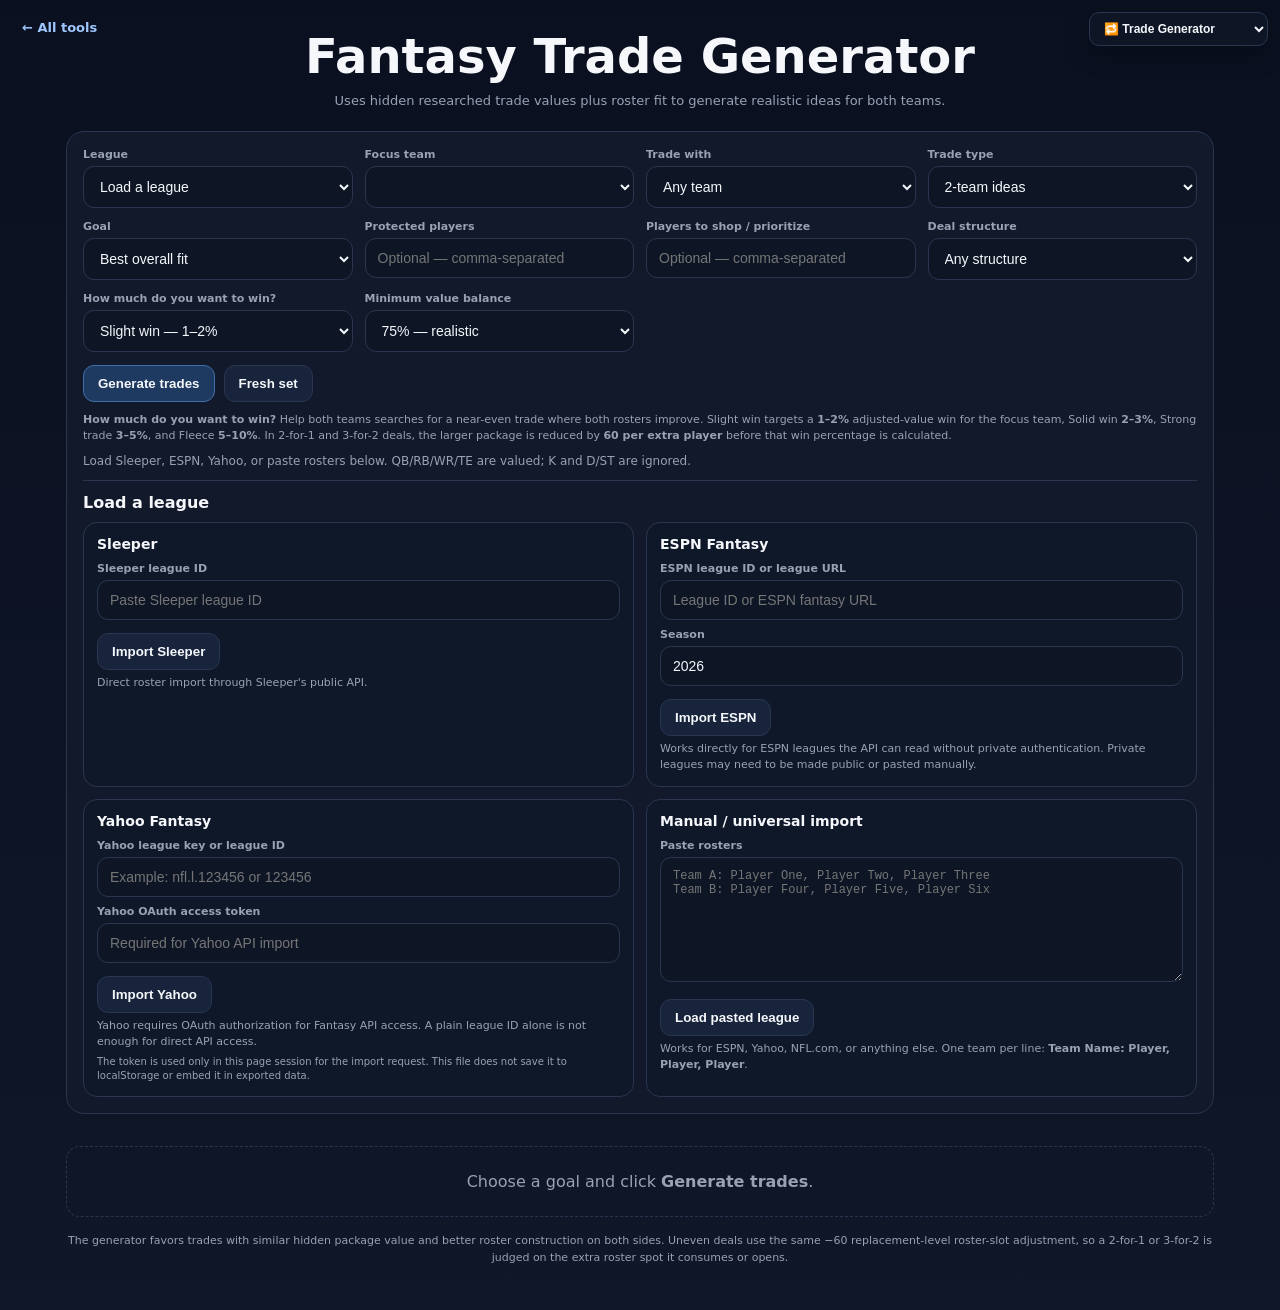
<file: generator.html>
<!DOCTYPE html>
<html lang="en">
<head>
<meta charset="UTF-8">
<meta name="viewport" content="width=device-width,initial-scale=1.0">
<title>Fantasy Trade Generator</title>
<script type="text/plain" id="legacyValueUpdates">
const UPDATED_VALUES={"Josh Allen":95,"Lamar Jackson":93,"Caleb Williams":87,"Jalen Hurts":86,"Jayden Daniels":84,"Joe Burrow":82,"Drake Maye":79,"Justin Herbert":79,"Patrick Mahomes":78,"Trevor Lawrence":77,"Jaxson Dart":75,"Tyler Shough":73,"Brock Purdy":70,"Jordan Love":60,"Dak Prescott":60,"Bo Nix":60,"Jared Goff":60,"Matthew Stafford":60,"Baker Mayfield":59,"C.J. Stroud":59,"Bryce Young":58,"Kyler Murray":58,"Aaron Rodgers":55,"Jacoby Brissett":55,"Sam Darnold":55,"Geno Smith":55,"Cam Ward":55,"Kirk Cousins":52,"Daniel Jones":50,"Deshaun Watson":50,"Malik Willis":50,"Trey McBride":94,"Brock Bowers":91,"Colston Loveland":86,"Tyler Warren":84,"Dalton Kincaid":81,"Isaiah Likely":76,"Sam LaPorta":74,"Dallas Goedert":72,"Tucker Kraft":71};for(const [n,v] of Object.entries(UPDATED_VALUES))if(DB[n])DB[n].v=v;effectivePackageValues=function(give,recv){const extraQb=p=>Math.max(0,p.filter(n=>DB[n]?.pos==='QB').length-1)*12;return{focusEffective:sumv(recv)-Math.max(0,recv.length-give.length)*PENALTY-extraQb(recv),partnerEffective:sumv(give)-Math.max(0,give.length-recv.length)*PENALTY-extraQb(give)}};
</script>
<style>
:root{--bg:#0b1020;--panel:#121a2b;--panel2:#0f1829;--text:#f5f7fb;--muted:#98a2b3;--border:#2a3650;--accent:#6ea8fe;--good:#65d6a6;--warn:#f0b35a;--bad:#ff7a90}
*{box-sizing:border-box}body{margin:0;min-height:100vh;font-family:Inter,system-ui,-apple-system,BlinkMacSystemFont,"Segoe UI",sans-serif;background:linear-gradient(180deg,#0b1020,#0f1728);color:var(--text)}
.wrap{max-width:1180px;margin:0 auto;padding:28px 16px 44px}.hero{text-align:center;margin-bottom:20px}h1{font-size:clamp(28px,5vw,48px);margin:0 0 8px}.sub{color:var(--muted);font-size:13px;line-height:1.45}
.panel,.trade{background:rgba(18,26,43,.95);border:1px solid var(--border);border-radius:18px;padding:16px}.controls{display:grid;grid-template-columns:repeat(4,minmax(0,1fr));gap:12px}.field label{display:block;font-size:11px;color:var(--muted);margin:0 0 5px;font-weight:700}.field input,.field select,.field textarea{width:100%;border:1px solid var(--border);background:#0e1626;color:var(--text);border-radius:11px;padding:11px 12px;font-size:14px;outline:none}.field textarea{min-height:125px;resize:vertical;font-family:ui-monospace,SFMono-Regular,Menlo,monospace;font-size:12px}
.actions{display:flex;gap:9px;flex-wrap:wrap;margin-top:13px}.btn{border:1px solid var(--border);background:#17243b;color:var(--text);border-radius:11px;padding:10px 14px;cursor:pointer;font-weight:800}.btn.primary{background:#1e3a60;border-color:#3f6fa8}.btn:hover{filter:brightness(1.08)}
.custom{margin-top:12px;border-top:1px solid var(--border);padding-top:12px}.custom-grid{display:grid;grid-template-columns:1fr 1fr;gap:12px}.import-card{background:#0f1829;border:1px solid var(--border);border-radius:14px;padding:13px}.import-card h4{margin:0 0 10px;font-size:14px}.privacy{font-size:10px;color:var(--muted);margin-top:6px;line-height:1.4}.help{font-size:11px;color:var(--muted);margin-top:5px;line-height:1.45}.status{font-size:12px;color:var(--muted);margin-top:10px}
.results{display:grid;grid-template-columns:1fr;gap:12px;margin-top:16px}.trade{padding:16px}.trade-head{display:flex;justify-content:space-between;gap:12px;align-items:flex-start}.trade-title{font-size:17px;font-weight:850}.score{font-size:12px;font-weight:850;border:1px solid var(--border);padding:6px 9px;border-radius:999px;white-space:nowrap}.score.good{color:var(--good)}.score.ok{color:var(--warn)}
.sides{display:grid;grid-template-columns:1fr 1fr;gap:12px;margin-top:12px}.side{background:var(--panel2);border:1px solid var(--border);border-radius:13px;padding:12px}.side-label{font-size:11px;color:var(--muted);font-weight:800;text-transform:uppercase;letter-spacing:.04em}.chips{display:flex;flex-wrap:wrap;gap:6px;margin-top:8px}.chip{border:1px solid var(--border);border-radius:999px;padding:6px 9px;font-size:12px;font-weight:700}.why{margin-top:11px;font-size:12px;color:var(--muted);line-height:1.5}.fit{display:flex;gap:8px;flex-wrap:wrap;margin-top:10px}.pill{font-size:11px;padding:5px 8px;border:1px solid var(--border);border-radius:999px}.plus{color:var(--good)}.minus{color:var(--bad)}.neutral{color:var(--muted)}
.empty{border:1px dashed var(--border);border-radius:14px;padding:25px;text-align:center;color:var(--muted);margin-top:16px}.section-title{margin:0 0 10px;font-size:16px}.hidden{display:none!important}
.footer{margin-top:16px;color:var(--muted);font-size:11px;line-height:1.5;text-align:center}
.modal-backdrop{position:fixed;inset:0;background:rgba(0,0,0,.72);display:flex;align-items:center;justify-content:center;padding:18px;z-index:9999}
.modal-backdrop.hidden{display:none}
.modal-card{width:min(520px,100%);background:#121a2b;border:1px solid var(--border);border-radius:18px;padding:20px;box-shadow:0 22px 60px rgba(0,0,0,.45)}
.modal-card h3{margin:0 0 10px;font-size:22px}
.modal-card p{margin:0;color:var(--muted);font-size:14px;line-height:1.55}
.modal-actions{display:flex;gap:10px;flex-wrap:wrap;margin-top:18px}
.modal-actions .btn{flex:1;min-width:140px}

@media(max-width:900px){.controls{grid-template-columns:1fr 1fr}.custom-grid{grid-template-columns:1fr}}@media(max-width:650px){.controls,.sides{grid-template-columns:1fr}}
</style>
</head>
<body>
<div class="wrap">
  <div class="hero">
    <h1>Fantasy Trade Generator</h1>
    <div class="sub">Uses hidden researched trade values plus roster fit to generate realistic ideas for both teams.</div>
  </div>

  <section class="panel">
    <div class="controls">
      <div class="field"><label>League</label><select id="leagueMode"><option value="custom" selected>Load a league</option></select></div>
      <div class="field"><label>Focus team</label><select id="focus"></select></div>
      <div class="field"><label>Trade with</label><select id="target"><option value="ANY">Any team</option></select></div>
      <div class="field"><label>Trade type</label><select id="tradeType"><option value="two">2-team ideas</option><option value="three">3-team cycles (experimental)</option></select></div>
      <div class="field"><label>Goal</label><select id="goal"><option value="best" selected>Best overall fit</option><option value="rb">Upgrade RB</option><option value="wr">Upgrade WR</option><option value="te">Upgrade TE</option><option value="qb">Upgrade QB</option><option value="consolidate">Consolidate into better starters</option><option value="depth">Add depth</option></select></div>
      <div class="field"><label>Protected players</label><input id="protect" value="" placeholder="Optional — comma-separated"></div>
      <div class="field"><label>Players to shop / prioritize</label><input id="shop" value="" placeholder="Optional — comma-separated"></div>
      <div class="field"><label>Deal structure</label><select id="structure">
        <option value="any" selected>Any structure</option>
        <option value="1x1">1-for-1 only</option>
        <option value="2x1">2-for-1 / 1-for-2</option>
        <option value="3x2">3-for-2 / 2-for-3</option>
        <option value="3max">Any deal up to 3 per side</option>
      </select></div>
      <div class="field"><label>How much do you want to win?</label><select id="appeal">
        <option value="mutual">Help both teams — mutually beneficial</option>
        <option value="slight" selected>Slight win — 1–2%</option>
        <option value="solid">Solid win — 2–3%</option>
        <option value="strong">Strong trade — 3–5%</option>
        <option value="fleece">Fleece — 5–10%</option>
      </select></div>
      <div class="field"><label>Minimum value balance</label><select id="balance"><option value="65">65% — more ideas</option><option value="75" selected>75% — realistic</option><option value="85">85% — very close</option><option value="92">92% — nearly even</option></select></div>
    </div>
    <div class="actions"><button id="generate" class="btn primary">Generate trades</button><button id="randomize" class="btn">Fresh set</button></div>
    <div class="help" style="margin-top:10px"><b>How much do you want to win?</b> Help both teams searches for a near-even trade where both rosters improve. Slight win targets a <b>1–2%</b> adjusted-value win for the focus team, Solid win <b>2–3%</b>, Strong trade <b>3–5%</b>, and Fleece <b>5–10%</b>. In 2-for-1 and 3-for-2 deals, the larger package is reduced by <b>60 per extra player</b> before that win percentage is calculated.</div>
    <div id="status" class="status">Load Sleeper, ESPN, Yahoo, or paste rosters below. QB/RB/WR/TE are valued; K and D/ST are ignored.</div>

    <div id="customArea" class="custom">
      <h3 class="section-title">Load a league</h3>
      <div class="custom-grid">
        <div class="import-card">
          <h4>Sleeper</h4>
          <div class="field"><label>Sleeper league ID</label><input id="sleeperId" placeholder="Paste Sleeper league ID"></div>
          <div class="actions"><button id="sleeperBtn" class="btn">Import Sleeper</button></div>
          <div class="help">Direct roster import through Sleeper's public API.</div>
        </div>

        <div class="import-card">
          <h4>ESPN Fantasy</h4>
          <div class="field"><label>ESPN league ID or league URL</label><input id="espnId" placeholder="League ID or ESPN fantasy URL"></div>
          <div class="field" style="margin-top:8px"><label>Season</label><input id="espnSeason" type="number" min="2020" max="2035" value="2026"></div>
          <div class="actions"><button id="espnBtn" class="btn">Import ESPN</button></div>
          <div class="help">Works directly for ESPN leagues the API can read without private authentication. Private leagues may need to be made public or pasted manually.</div>
        </div>

        <div class="import-card">
          <h4>Yahoo Fantasy</h4>
          <div class="field"><label>Yahoo league key or league ID</label><input id="yahooKey" placeholder="Example: nfl.l.123456 or 123456"></div>
          <div class="field" style="margin-top:8px"><label>Yahoo OAuth access token</label><input id="yahooToken" type="password" autocomplete="off" placeholder="Required for Yahoo API import"></div>
          <div class="actions"><button id="yahooBtn" class="btn">Import Yahoo</button></div>
          <div class="help">Yahoo requires OAuth authorization for Fantasy API access. A plain league ID alone is not enough for direct API access.</div>
          <div class="privacy">The token is used only in this page session for the import request. This file does not save it to localStorage or embed it in exported data.</div>
        </div>

        <div class="import-card">
          <h4>Manual / universal import</h4>
          <div class="field"><label>Paste rosters</label><textarea id="manual" placeholder="Team A: Player One, Player Two, Player Three&#10;Team B: Player Four, Player Five, Player Six"></textarea></div>
          <div class="actions"><button id="manualBtn" class="btn">Load pasted league</button></div>
          <div class="help">Works for ESPN, Yahoo, NFL.com, or anything else. One team per line: <b>Team Name: Player, Player, Player</b>.</div>
        </div>
      </div>
    </div>
  </section>

  <div id="results" class="results"><div class="empty">Choose a goal and click <b>Generate trades</b>.</div></div>
  <div class="footer">The generator favors trades with similar hidden package value and better roster construction on both sides. Uneven deals use the same −60 replacement-level roster-slot adjustment, so a 2-for-1 or 3-for-2 is judged on the extra roster spot it consumes or opens.</div>
</div>
<script>
const PLAYERS=[["Josh Allen","QB",86.9],["Joe Burrow","QB",83.9],["Brock Purdy","QB",80.8],["Caleb Williams","QB",77.8],["Jordan Love","QB",72.9],["Trevor Lawrence","QB",71.1],["Jared Goff","QB",68.8],["Dak Prescott","QB",67.1],["Jayden Daniels","QB",66.0],["C.J. Stroud","QB",65.1],["Patrick Mahomes","QB",63.6],["Tyler Shough","QB",62.4],["Kirk Cousins","QB",61.5],["Matthew Stafford","QB",59.4],["Bryce Young","QB",59.32],["Aaron Rodgers","QB",58.0],["Bo Nix","QB",57.9],["Justin Herbert","QB",56.8],["Michael Penix Jr.","QB",56.2],["J.J. McCarthy","QB",55.6],["Baker Mayfield","QB",55.0],["Jacoby Brissett","QB",54.96],["Sam Darnold","QB",54.7],["Cam Ward","QB",54.4],["Deshaun Watson","QB",53.6],["Malik Willis","QB",52.9],["Fernando Mendoza","QB",52.8],["Joe Milton III","QB",52.5],["Kyler Murray","QB",52.48],["Carson Beck","QB",52.1],["Daniel Jones","QB",52.0],["Kyle McCord","QB",51.7],["Shedeur Sanders","QB",51.6],["Drew Lock","QB",51.4],["Jameis Winston","QB",51.39],["Marcus Mariota","QB",51.38],["Tanner McKee","QB",51.2],["Tyson Bagent","QB",51.17],["Carson Wentz","QB",50.7],["Gardner Minshew II","QB",50.69],["Mac Jones","QB",50.6],["Anthony Richardson Sr.","QB",50.5],["Geno Smith","QB",49.0],["Drake Maye","QB",8.0],["Lamar Jackson","QB",6.0],["Jalen Hurts","QB",0.0],["Jaxson Dart","QB",0.0],["Tyler Huntley","QB",0.0],["Jahmyr Gibbs","RB",100.0],["Bijan Robinson","RB",98.8],["Christian McCaffrey","RB",97.6],["James Cook III","RB",96.8],["Kenneth Walker III","RB",95.2],["Javonte Williams","RB",93.9],["Jonathan Taylor","RB",92.4],["D'Andre Swift","RB",91.5],["Chuba Hubbard","RB",91.0],["Bucky Irving","RB",90.5],["Chase Brown","RB",90.2],["Bhayshul Tuten","RB",89.5],["Jaylen Warren","RB",83.3],["Kyren Williams","RB",79.4],["Omarion Hampton","RB",78.0],["Breece Hall","RB",75.7],["Blake Corum","RB",75.5],["Tony Pollard","RB",74.2],["Ollie Gordon II","RB",74.0],["Saquon Barkley","RB",73.1],["Elijah Johnson","RB",72.0],["Derrick Henry","RB",71.5],["Jonah Coleman","RB",71.3],["Quinshon Judkins","RB",69.9],["Cam Skattebo","RB",69.7],["Ashton Jeanty","RB",69.5],["Rhamondre Stevenson","RB",68.9],["Josh Jacobs","RB",65.0],["Jordan Mason","RB",64.96],["Kyle Monangai","RB",61.47],["Woody Marks","RB",61.0],["Rachaad White","RB",59.5],["Rico Dowdle","RB",59.3],["Jeremiyah Love","RB",59.1],["Braelon Allen","RB",59.0],["Zach Charbonnet","RB",57.8],["Jadarian Price","RB",57.1],["David Montgomery","RB",57.06],["Tyler Allgeier","RB",56.7],["Kenny Gainwell","RB",56.1],["Travis Etienne Jr.","RB",56.0],["Mike Washington Jr.","RB",55.9],["Emmett Johnson","RB",55.52],["Kaelon Black","RB",55.3],["Aaron Jones Sr.","RB",54.8],["RJ Harvey","RB",54.76],["TreVeyon Henderson","RB",54.3],["J.K. Dobbins","RB",54.0],["Dylan Sampson","RB",53.7],["Chris Rodriguez Jr.","RB",53.5],["Seth McGowan","RB",53.3],["Jacory Croskey-Merritt","RB",53.22],["Samaje Perine","RB",52.87],["Tyjae Spears","RB",52.85],["Audric Estime","RB",52.7],["Devin Singletary","RB",52.6],["Justice Hill","RB",52.47],["Brian Robinson Jr.","RB",52.4],["Jonathon Brooks","RB",52.32],["Corey Kiner","RB",51.9],["MarShawn Lloyd","RB",51.68],["Kaleb Johnson","RB",51.66],["Austin Ekeler","RB",51.57],["Tank Bigsby","RB",51.55],["Bam Knight","RB",51.5],["Jaylen Wright","RB",51.49],["Ray Davis","RB",51.48],["Tyrone Tracy Jr.","RB",51.47],["Sione Vaki","RB",51.3],["Will Shipley","RB",51.15],["Sean Tucker","RB",51.1],["Ty Johnson","RB",51.08],["Demond Claiborne","RB",51.07],["Alvin Kamara","RB",51.0],["Keaton Mitchell","RB",50.96],["Nicholas Singleton","RB",50.9],["Elijah Mitchell","RB",50.88],["Jawhar Jordan","RB",50.86],["Brashard Smith","RB",50.84],["Roschon Johnson","RB",50.8],["Kaytron Allen","RB",50.79],["Emari Demercado","RB",50.78],["CJ Donaldson","RB",50.77],["Emanuel Wilson","RB",50.68],["Jordan James","RB",50.67],["Tyler Goodson","RB",50.59],["Trevor Etienne","RB",50.58],["Kimani Vidal","RB",50.49],["DJ Giddens","RB",50.48],["James Conner","RB",50.47],["Chris Brooks","RB",50.45],["LeQuint Allen Jr.","RB",50.44],["George Holani","RB",50.4],["Adam Randall","RB",50.38],["Kendre Miller","RB",50.37],["Isaiah Davis","RB",50.3],["Tahj Brooks","RB",50.28],["Kareem Hunt","RB",50.27],["Raheim Sanders","RB",49.8],["Jaydon Blue","RB",49.76],["Jaleel McLaughlin","RB",49.7],["Ameer Abdullah","RB",0.0],["De'Von Achane","RB",0.0],["Isiah Pacheco","RB",0.0],["Kenneth Gainwell","RB",0.0],["Jaxon Smith-Njigba","WR",99.6],["Ja'Marr Chase","WR",98.2],["Amon-Ra St. Brown","WR",96.2],["CeeDee Lamb","WR",94.9],["Justin Jefferson","WR",94.6],["Malik Nabers","WR",94.4],["Chris Olave","WR",94.2],["Nico Collins","WR",92.7],["George Pickens","WR",91.8],["Christian Watson","WR",91.4],["Drake London","WR",89.3],["Tee Higgins","WR",88.8],["Puka Nacua","WR",88.2],["Parker Washington","WR",87.0],["Matthew Golden","WR",85.0],["Zay Flowers","WR",84.5],["Garrett Wilson","WR",83.0],["Luther Burden III","WR",81.8],["Tetairoa McMillan","WR",81.3],["DJ Moore","WR",80.3],["Rashee Rice","WR",79.6],["Jameson Williams","WR",79.0],["Carnell Tate","WR",77.92],["DeVonta Smith","WR",77.7],["Mike Evans","WR",76.5],["Stefon Diggs","WR",75.2],["Jalen Coker","WR",74.7],["Jaylen Waddle","WR",74.3],["Emeka Egbuka","WR",73.92],["A.J. Brown","WR",72.1],["Rome Odunze","WR",71.2],["KC Concepcion","WR",70.8],["DK Metcalf","WR",70.6],["Josh Downs","WR",69.82],["Denzel Boston","WR",68.72],["Ladd McConkey","WR",68.5],["Jakobi Meyers","WR",68.3],["Makai Lemon","WR",68.22],["Jordyn Tyson","WR",67.6],["Wan'Dale Robinson","WR",67.3],["Tre' Harris","WR",66.5],["Omar Cooper Jr.","WR",66.2],["Jordan Addison","WR",65.8],["Keenan Allen","WR",65.5],["Khalil Shakir","WR",65.42],["Tre Tucker","WR",63.8],["Adonai Mitchell","WR",63.72],["Deebo Samuel","WR",63.5],["Courtland Sutton","WR",63.2],["Jalen Tyson","WR",63.0],["Caleb Douglas","WR",62.6],["Chris Godwin Jr.","WR",61.45],["Antonio Williams","WR",61.4],["Marvin Harrison Jr.","WR",61.32],["Malik Washington","WR",60.4],["Ryan Flournoy","WR",60.2],["DeMario Douglas","WR",58.96],["Romeo Doubs","WR",57.72],["De'Zhaun Stribling","WR",57.7],["Devaughn Vele","WR",57.5],["Dontayvion Wicks","WR",57.02],["Xavier Worthy","WR",56.5],["Davante Adams","WR",56.4],["Malachi Fields","WR",56.12],["Germie Bernard","WR",55.96],["Tank Dell","WR",55.92],["Michael Pittman Jr.","WR",55.82],["Alec Pierce","WR",55.5],["Ja'Kobi Lane","WR",54.92],["Rashid Shaheed","WR",54.9],["Chris Bell","WR",54.86],["Keon Coleman","WR",54.72],["Pat Bryant","WR",54.6],["Kayshon Boutte","WR",53.8],["Brian Thomas Jr.","WR",53.47],["Quentin Johnston","WR",53.45],["Roman Wilson","WR",53.42],["Jordan Watkins","WR",53.2],["Ted Hurst III","WR",53.1],["Kalif Raymond","WR",53.0],["Konata Mumpfield","WR",52.66],["Mack Hollins","WR",52.56],["Jerry Jeudy","WR",52.45],["Jauan Jennings","WR",52.2],["Dohnte Meyers","WR",52.06],["Isaac TeSlaa","WR",52.02],["Chimere Dike","WR",51.82],["Jalen Nailor","WR",51.8],["Xavier Hutchinson","WR",51.78],["Darnell Mooney","WR",51.76],["Jalen McMillan","WR",51.74],["Efton Chism III","WR",51.64],["Kyle Williams","WR",51.52],["Rashod Bateman","WR",51.46],["Calvin Ridley","WR",51.45],["Cyrus Allen","WR",51.44],["Darius Cooper","WR",51.43],["Treylon Burks","WR",51.42],["Jahan Dotson","WR",51.37],["Travis Hunter","WR",51.36],["Bryce Lance","WR",51.35],["Troy Franklin","WR",51.34],["Kevin Coleman Jr.","WR",51.33],["Elic Ayomanor","WR",51.27],["Christian Kirk","WR",51.25],["Andrei Iosivas","WR",51.12],["Marvin Mims Jr.","WR",51.05],["Skyler Bell","WR",51.04],["Xavier Legette","WR",51.02],["Van Jefferson","WR",50.75],["Brenen Thompson","WR",50.74],["Jalen Royals","WR",50.66],["Elijah Sarratt","WR",50.65],["Tory Horton","WR",50.57],["Tyreek Hill","WR",50.56],["Joshua Palmer","WR",50.55],["Tez Johnson","WR",50.54],["Savion Williams","WR",50.43],["Hollywood Brown","WR",50.42],["Tutu Atwell","WR",50.35],["Colbie Young","WR",50.25],["Reggie Virgil","WR",50.2],["Zachariah Branch","WR",50.16],["Jack Bech","WR",50.1],["CJ Daniels","WR",49.72],["Cooper Kupp","WR",49.5],["Barion Brown","WR",0.0],["Jacob Cowing","WR",0.0],["Jalen Brooks","WR",0.0],["Jayden Reed","WR",0.0],["Jaylin Noel","WR",0.0],["John Metchie III","WR",0.0],["Josh Cameron","WR",0.0],["Kendrick Bourne","WR",0.0],["Michael Wilson","WR",0.0],["Terry McLaurin","WR",0.0],["Trey McBride","TE",85.1],["George Kittle","TE",82.4],["Brock Bowers","TE",81.0],["Colston Loveland","TE",79.5],["Isaiah Likely","TE",77.1],["Harold Fannin Jr.","TE",76.0],["Tucker Kraft","TE",73.8],["Sam LaPorta","TE",72.3],["Dalton Kincaid","TE",70.4],["Tyler Warren","TE",64.92],["Travis Kelce","TE",63.42],["Kyle Pitts Sr.","TE",63.3],["Dallas Goedert","TE",62.9],["Mark Andrews","TE",62.5],["Brenton Strange","TE",61.42],["T.J. Hockenson","TE",60.92],["Chig Okonkwo","TE",59.9],["Mike Gesicki","TE",58.92],["Juwan Johnson","TE",58.3],["Hunter Henry","TE",57.6],["Pat Freiermuth","TE",56.9],["Terrance Ferguson","TE",56.72],["Greg Dulcich","TE",56.66],["Dalton Schultz","TE",56.62],["Darren Waller","TE",55.8],["Kenyon Sadiq","TE",55.26],["AJ Barner","TE",55.22],["Tyler Higbee","TE",54.82],["Michael Mayer","TE",54.1],["Darnell Washington","TE",53.62],["Colby Parkinson","TE",53.06],["Cade Otton","TE",53.02],["Evan Engram","TE",52.82],["Gunnar Helm","TE",52.62],["Eli Raridon","TE",52.52],["Mason Taylor","TE",52.44],["Oronde Gadsden II","TE",52.42],["Jake Ferguson","TE",51.72],["David Njoku","TE",51.62],["Tommy Tremble","TE",51.41],["Charlie Kolar","TE",51.32],["Eli Stowers","TE",51.22],["Nate Boerkircher","TE",50.92],["Noah Fant","TE",50.82],["Zach Ertz","TE",50.73],["Justin Joly","TE",50.72],["Theo Johnson","TE",50.64],["Noah Gray","TE",50.63],["Dawson Knox","TE",50.62],["Daniel Bellinger","TE",50.61],["Brevyn Spann-Ford","TE",50.53],["Oscar Delp","TE",50.52],["Mitchell Evans","TE",50.51],["Ben Sinnott","TE",50.34],["Marlin Klein","TE",50.32],["Matt Hibner","TE",50.24],["Sam Roush","TE",50.22],["Ja'Tavion Sanders","TE",50.12],["Josh Cuevas","TE",50.0],["Jonnu Smith","TE",49.62],["Cole Kmet","TE",0.0],["Davis Allen","TE",0.0],["Elijah Arroyo","TE",0.0],["Elijah Higgins","TE",0.0],["Erick All Jr.","TE",0.0],["Will Mallory","TE",0.0]];
const ALIASES={"devanteadams":"Davante Adams","devontesmith":"DeVonta Smith","kcconception":"KC Concepcion","wandalerobinson":"Wan'Dale Robinson"};
const BUILTIN={};
const PENALTY=60;
const DB=Object.fromEntries(PLAYERS.map(x=>[x[0],{name:x[0],pos:x[1],v:x[2]}]));
let league={};
let resultOffset=0;

function norm(s){return String(s||"").toLowerCase().replace(/[^a-z0-9]/g,"")}
const normMap={};
for(const n of Object.keys(DB)){normMap[norm(n)]=n;const base=norm(n.replace(/\s+(?:Jr\.?|Sr\.?|II|III|IV|V)$/i,""));if(base&&!normMap[base])normMap[base]=n}
for(const [a,n] of Object.entries(ALIASES))normMap[norm(a)]=n;
function canonical(name){return normMap[norm(name)]||null}
function namesFromInput(v){return new Set(String(v||"").split(",").map(x=>canonical(x.trim())||x.trim()).filter(Boolean))}
function combos(arr,max){
  const out=[];
  for(let i=0;i<arr.length;i++)out.push([arr[i]]);
  if(max>=2)for(let i=0;i<arr.length;i++)for(let j=i+1;j<arr.length;j++)out.push([arr[i],arr[j]]);
  if(max>=3){
    // Keep 3-player packages tractable: only use the top 10 trade-value assets on a roster.
    const top=[...arr].sort((a,b)=>DB[b].v-DB[a].v).slice(0,10);
    for(let i=0;i<top.length;i++)for(let j=i+1;j<top.length;j++)for(let k=j+1;k<top.length;k++)out.push([top[i],top[j],top[k]]);
  }
  return out;
}
function sumv(pkg){return pkg.reduce((s,n)=>s+DB[n].v,0)}
function effectivePackageValues(give,recv){
  // Compare the two incoming packages after applying the replacement-level cost
  // ONLY to the side receiving more players.
  const focusExtra=Math.max(0,recv.length-give.length);
  const partnerExtra=Math.max(0,give.length-recv.length);
  const focusEffective=sumv(recv)-focusExtra*PENALTY;
  const partnerEffective=sumv(give)-partnerExtra*PENALTY;
  return {focusEffective,partnerEffective};
}
function packageNet(give,recv){
  const x=effectivePackageValues(give,recv);
  return x.focusEffective-x.partnerEffective;
}
function focusWinPct(give,recv){
  const x=effectivePackageValues(give,recv);
  if(x.partnerEffective<=0)return 0;
  return ((x.focusEffective/x.partnerEffective)-1)*100;
}
function fairness(give,recv){
  return Math.max(0,Math.round(100-Math.abs(focusWinPct(give,recv))));
}
function validRoster(r){
  const c={QB:0,RB:0,WR:0,TE:0};r.forEach(n=>{if(DB[n])c[DB[n].pos]++});
  return c.QB>=1&&c.RB>=2&&c.WR>=2&&c.TE>=1;
}
function afterTrade(roster,give,recv){
  const g=new Set(give);return roster.filter(n=>!g.has(n)).concat(recv);
}
function rosterUtility(roster){
  const pool=roster.filter(n=>DB[n]);
  const used=new Set();
  function take(pos,n){
    const xs=pool.filter(x=>DB[x].pos===pos&&!used.has(x)).sort((a,b)=>DB[b].v-DB[a].v).slice(0,n);
    xs.forEach(x=>used.add(x));return xs;
  }
  const starters=[...take("QB",1),...take("RB",2),...take("WR",2),...take("TE",1)];
  const flex=pool.filter(x=>!used.has(x)&&["RB","WR","TE"].includes(DB[x].pos)).sort((a,b)=>DB[b].v-DB[a].v).slice(0,2);
  flex.forEach(x=>used.add(x));starters.push(...flex);
  const bench=pool.filter(x=>!used.has(x)).sort((a,b)=>DB[b].v-DB[a].v);
  const starterScore=starters.reduce((s,n)=>s+Math.max(0,DB[n].v-PENALTY),0);
  const benchScore=bench.reduce((s,n,i)=>s+Math.max(0,DB[n].v-PENALTY)*(i<3?.22:.08),0);
  return starterScore+benchScore;
}
function topPos(roster,pos,n){
  return roster.filter(x=>DB[x]&&DB[x].pos===pos).sort((a,b)=>DB[b].v-DB[a].v).slice(0,n).reduce((s,x)=>s+DB[x].v,0);
}
function goalBonus(goal,before,after,give,recv){
  if(goal==="rb")return Math.max(-4,Math.min(8,(topPos(after,"RB",2)-topPos(before,"RB",2))*1.8));
  if(goal==="wr")return Math.max(-4,Math.min(8,(topPos(after,"WR",3)-topPos(before,"WR",3))*1.2));
  if(goal==="te")return Math.max(-4,Math.min(8,(topPos(after,"TE",1)-topPos(before,"TE",1))*2));
  if(goal==="qb")return Math.max(-4,Math.min(8,(topPos(after,"QB",1)-topPos(before,"QB",1))*1.8));
  if(goal==="consolidate")return recv.length<give.length?6:-2;
  if(goal==="depth")return recv.length>give.length?6:-2;
  return 0;
}
function fitWord(delta){
  if(delta>1.4)return ["improves","plus"];
  if(delta>-0.5)return ["neutral","neutral"];
  return ["slightly worse","minus"];
}

function allowedShape(aLen,bLen,structure){
  if(structure==="1x1")return aLen===1&&bLen===1;
  if(structure==="2x1")return (aLen===2&&bLen===1)||(aLen===1&&bLen===2);
  if(structure==="3x2")return (aLen===3&&bLen===2)||(aLen===2&&bLen===3);
  if(structure==="3max")return aLen<=3&&bLen<=3;
  return aLen<=3&&bLen<=3;
}
function winBand(mode){
  if(mode==="slight")return {min:1,max:2,label:"Slight win"};
  if(mode==="solid")return {min:2,max:3,label:"Solid win"};
  if(mode==="strong")return {min:3,max:5,label:"Strong trade"};
  if(mode==="fleece")return {min:5,max:10,label:"Fleece"};
  return {min:-2,max:2,label:"Help both teams"};
}
function inWinBand(mode,pct){
  const b=winBand(mode);
  return pct>=b.min-0.001 && pct<=b.max+0.001;
}
function winBandScore(mode,pct,focusFit,partnerFit){
  const b=winBand(mode);
  if(mode==="mutual"){
    return -Math.abs(pct)*2.5
      + Math.min(8,Math.max(0,focusFit)*3)
      + Math.min(8,Math.max(0,partnerFit)*3);
  }
  const midpoint=(b.min+b.max)/2;
  return -Math.abs(pct-midpoint)*3
    + Math.min(10,Math.max(-4,focusFit)*3.5)
    + Math.min(4,Math.max(-2,partnerFit)*1.2);
}
function buildCandidates(focus,target,maxSize,minBalance,goal,protect,shop,structure,appeal){
  const A=league[focus].filter(n=>DB[n]&&!protect.has(n));
  const B=league[target].filter(n=>DB[n]);
  const needed=(structure==="3x2"||structure==="3max"||structure==="any")?3:2;
  const pa=combos(A,Math.max(maxSize,needed)),pb=combos(B,Math.max(maxSize,needed));

  const ua=rosterUtility(league[focus]),ub=rosterUtility(league[target]);
  const out=[];

  for(const give of pa){
    for(const recv of pb){
      if(!allowedShape(give.length,recv.length,structure))continue;

      const pct=focusWinPct(give,recv);
      if(!inWinBand(appeal,pct))continue;

      const fair=fairness(give,recv);
      if(fair<minBalance)continue;

      const newA=afterTrade(league[focus],give,recv),newB=afterTrade(league[target],recv,give);
      if(!validRoster(newA)||!validRoster(newB))continue;

      const da=rosterUtility(newA)-ua,db=rosterUtility(newB)-ub;

      if(appeal==="mutual"){
        // This is the only mode that explicitly optimizes for both teams.
        if(da<0.15||db<0.15)continue;
      }else{
        // Win modes are biased toward the focus team. The other side still has to
        // remain plausible rather than being obviously roster-damaging.
        if(da<-1.0||db<-1.0)continue;
      }

      let score=fair
        + winBandScore(appeal,pct,da,db)
        + Math.min(8,Math.max(-4,da*3));

      score+=goalBonus(goal,league[focus],newA,give,recv);
      if(give.some(x=>shop.has(x)))score+=4;
      if(db>0)score+=2; // plausibility, not a requirement to "help" them
      if(give.length!==recv.length)score+=1;

      out.push({focus,target,give,recv,fair,da,db,pct,score});
    }
  }
  return out;
}

function reason(c,goal){
  const mode=document.getElementById("appeal").value;
  const band=winBand(mode);
  const a=fitWord(c.da)[0],b=fitWord(c.db)[0];
  let why="";

  if(mode==="mutual"){
    why=`Mutually beneficial: ${c.focus}'s roster fit ${a} and ${c.target}'s roster fit ${b}, with adjusted value kept near even.`;
  }else{
    why=`${band.label}: ${c.focus} wins the adjusted trade value by ${c.pct.toFixed(1)}%.`;
    if(c.db>0.4)why+=` ${c.target} still has a roster-fit reason to consider it.`;
    else if(c.db>-0.25)why+=` ${c.target}'s roster construction stays roughly neutral, so the offer is still plausible.`;
    else why+=` ${c.target} loses some modeled roster efficiency, but the generator caps how bad that can get.`;
  }

  if(c.give.length!==c.recv.length){
    const extra=Math.abs(c.give.length-c.recv.length);
    const side=c.recv.length>c.give.length?c.focus:c.target;
    why+=` Because this is ${c.give.length}-for-${c.recv.length}, the side receiving ${extra} extra player${extra===1?"":"s"} (${side}) is charged ${PENALTY} per extra roster spot before the percentage is calculated.`;
  }

  const shop=namesFromInput(document.getElementById("shop").value);
  if(c.give.some(x=>shop.has(x)))why+=" It also moves a player you marked to shop.";
  if(goal==="rb")why+=" The focus team improves its RB target profile.";
  if(goal==="wr")why+=" The focus team improves its WR target profile.";
  if(goal==="te")why+=" The focus team improves at TE.";
  if(goal==="qb")why+=" The focus team improves at QB.";
  if(goal==="consolidate")why+=" This is designed as a consolidation trade.";
  if(goal==="depth")why+=" This is designed to add playable depth.";
  return why;
}

function buildThreeTeamCandidates(focus,requiredTarget,minBalance,goal,protect,shop){
  const mode=document.getElementById("appeal").value;
  const others=Object.keys(league).filter(t=>t!==focus);
  const out=[],baseFocus=rosterUtility(league[focus]);

  for(let i=0;i<others.length;i++)for(let j=i+1;j<others.length;j++){
    const B=others[i],C=others[j];
    if(requiredTarget!=="ANY"&&B!==requiredTarget&&C!==requiredTarget)continue;

    const baseB=rosterUtility(league[B]),baseC=rosterUtility(league[C]);
    const sendA=league[focus].filter(n=>DB[n]&&!protect.has(n));
    const sendB=league[B].filter(n=>DB[n]);
    const sendC=league[C].filter(n=>DB[n]);

    for(const a of sendA)for(const b of sendB)for(const c of sendC){
      const pct=focusWinPct([a],[c]);
      if(!inWinBand(mode,pct))continue;

      const newA=afterTrade(league[focus],[a],[c]);
      const newB=afterTrade(league[B],[b],[a]);
      const newC=afterTrade(league[C],[c],[b]);
      if(!validRoster(newA)||!validRoster(newB)||!validRoster(newC))continue;

      const da=rosterUtility(newA)-baseFocus,db=rosterUtility(newB)-baseB,dc=rosterUtility(newC)-baseC;

      if(mode==="mutual"){
        if(da<0.1||db<0.1||dc<0.1)continue;
      }else{
        if(da<-1||db<-1||dc<-1)continue;
      }

      const fair=Math.max(0,Math.round(100-Math.abs(pct)));
      if(fair<minBalance)continue;

      let score=fair
        + winBandScore(mode,pct,da,Math.min(db,dc))
        + Math.min(8,Math.max(-4,da*3));

      if(shop.has(a))score+=4;
      if(db>0)score+=1;
      if(dc>0)score+=1;

      out.push({kind:"three",focus,B,C,a,b,c,fair,da,db,dc,pct,score});
    }
  }
  return out;
}
function renderThree(results){
  const box=document.getElementById("results");
  if(!results.length){
    box.innerHTML='<div class="empty">No 3-team cycles matched the selected win range and roster-fit filters. Try a different win level or lower the minimum balance.</div>';
    return;
  }
  box.innerHTML=results.map((c,i)=>{
    const fa=fitWord(c.da),fb=fitWord(c.db),fc=fitWord(c.dc);
    const mode=document.getElementById("appeal").value;
    return `<article class="trade"><div class="trade-head"><div><div class="trade-title">${escapeHtml(c.focus)} + ${escapeHtml(c.B)} + ${escapeHtml(c.C)}</div><div class="sub">3-team cycle ${i+1}</div></div><div class="score ${c.fair>=85?"good":"ok"}">${c.fair}% value balance</div></div>
      <div class="sides" style="grid-template-columns:1fr"><div class="side">
        <div class="side-label">Trade flow</div>
        <div class="chips">
          <span class="chip">${escapeHtml(c.focus)} sends ${escapeHtml(c.a)} → ${escapeHtml(c.B)}</span>
          <span class="chip">${escapeHtml(c.B)} sends ${escapeHtml(c.b)} → ${escapeHtml(c.C)}</span>
          <span class="chip">${escapeHtml(c.C)} sends ${escapeHtml(c.c)} → ${escapeHtml(c.focus)}</span>
        </div>
      </div></div>
      <div class="fit">
        <span class="pill ${fa[1]}">${escapeHtml(c.focus)} fit: ${fa[0]}</span>
        <span class="pill ${fb[1]}">${escapeHtml(c.B)} fit: ${fb[0]}</span>
        <span class="pill ${fc[1]}">${escapeHtml(c.C)} fit: ${fc[0]}</span>
        <span class="pill ${mode==="mutual"?"neutral":"plus"}">${mode==="mutual"?"Adjusted difference":"Focus win"}: ${mode==="mutual"?Math.abs(c.pct).toFixed(1):c.pct.toFixed(1)}%</span>
      </div>
      <div class="why">All three teams send one and receive one, so no extra-player penalty is needed in this cycle. The focus team still has to land inside the selected win range.</div></article>`
  }).join("");
}

function render(results){
  const box=document.getElementById("results");
  if(!results.length){box.innerHTML='<div class="empty">No trades passed the current fairness/roster-fit filters. Lower the minimum balance or change the target team.</div>';return}
  box.innerHTML=results.map((c,i)=>{
    const fa=fitWord(c.da),fb=fitWord(c.db);
    return `<article class="trade"><div class="trade-head"><div><div class="trade-title">${escapeHtml(c.focus)} ↔ ${escapeHtml(c.target)}</div><div class="sub">Idea ${i+1}</div></div><div class="score ${c.fair>=85?"good":"ok"}">${c.fair}% value balance</div></div>
      <div class="sides"><div class="side"><div class="side-label">${escapeHtml(c.focus)} sends</div><div class="chips">${c.give.map(x=>`<span class="chip">${escapeHtml(x)}</span>`).join("")}</div></div>
      <div class="side"><div class="side-label">${escapeHtml(c.focus)} receives</div><div class="chips">${c.recv.map(x=>`<span class="chip">${escapeHtml(x)}</span>`).join("")}</div></div></div>
      <div class="fit">
        <span class="pill ${fa[1]}">${escapeHtml(c.focus)} fit: ${fa[0]}</span>
        <span class="pill ${fb[1]}">${escapeHtml(c.target)} fit: ${fb[0]}</span>
        <span class="pill ${document.getElementById("appeal").value==="mutual"?"neutral":"plus"}">${document.getElementById("appeal").value==="mutual"?"Adjusted difference":"Focus win"}: ${document.getElementById("appeal").value==="mutual"?Math.abs(c.pct).toFixed(1):c.pct.toFixed(1)}%</span>
        <span class="pill neutral">${c.give.length}-for-${c.recv.length}</span>
      </div>
      <div class="why">${escapeHtml(reason(c,document.getElementById("goal").value))}</div></article>`
  }).join("");
}
function generate(fresh=false){
  const focus=document.getElementById("focus").value,target=document.getElementById("target").value;
  if(!focus||!league[focus]){
    document.getElementById("status").textContent="Load a league first using Sleeper or the manual roster paste.";
    return;
  }
  const structure=document.getElementById("structure").value;
  const maxSize=(structure==="1x1"?1:(structure==="2x1"?2:3));
  const appeal=document.getElementById("appeal").value;
  const minBalance=+document.getElementById("balance").value,goal=document.getElementById("goal").value;
  const protect=namesFromInput(document.getElementById("protect").value),shop=namesFromInput(document.getElementById("shop").value);
  const tradeType=document.getElementById("tradeType").value;
  if(tradeType==="three"){
    let all=buildThreeTeamCandidates(focus,target,minBalance,goal,protect,shop);
    all.sort((a,b)=>b.score-a.score);
    if(fresh)resultOffset=(resultOffset+8)%Math.max(8,all.length); else resultOffset=0;
    renderThree(all.slice(resultOffset,resultOffset+12));
    document.getElementById("status").textContent=`Scanned 3-team cycles and found ${all.length} ideas passing the current filters. Showing up to 12.`;
    return;
  }
  let targets=target==="ANY"?Object.keys(league).filter(t=>t!==focus):[target];
  let all=[];
  for(const t of targets)all.push(...buildCandidates(focus,t,maxSize,minBalance,goal,protect,shop,structure,appeal));
  all.sort((a,b)=>b.score-a.score);
  const seen=new Set(),uniq=[];
  for(const c of all){
    const key=c.target+"|"+[...c.recv].sort().join("+")+"|"+[...c.give].sort().join("+");
    if(!seen.has(key)){seen.add(key);uniq.push(c)}
  }
  if(fresh)resultOffset=(resultOffset+8)%Math.max(8,uniq.length);
  else resultOffset=0;
  render(uniq.slice(resultOffset,resultOffset+12));
  document.getElementById("status").textContent=`Scanned ${targets.length} team${targets.length===1?"":"s"} and found ${uniq.length} trades passing the current filters. Showing up to 12.`;
}
function escapeHtml(s){return String(s).replace(/[&<>"']/g,c=>({"&":"&amp;","<":"&lt;",">":"&gt;",'"':"&quot;","'":"&#039;"}[c]))}
function refreshTeamMenus(){
  const f=document.getElementById("focus"),t=document.getElementById("target");
  const prev=f.value; f.innerHTML="";
  const teams=Object.keys(league);
  if(!teams.length){
    const o=document.createElement("option");
    o.value="";o.textContent="Load a league first";
    f.appendChild(o);
    f.disabled=true;
    t.innerHTML='<option value="ANY">Load a league first</option>';
    t.disabled=true;
    return;
  }
  f.disabled=false;t.disabled=false;
  for(const name of teams){const o=document.createElement("option");o.value=name;o.textContent=name;f.appendChild(o)}
  if(league[prev])f.value=prev; else f.value=teams[0];
  updateTargets();
}
function updateTargets(){
  const focus=document.getElementById("focus").value,t=document.getElementById("target"),prev=t.value;
  t.innerHTML='<option value="ANY">Any team</option>';
  for(const name of Object.keys(league)){if(name===focus)continue;const o=document.createElement("option");o.value=name;o.textContent=name;t.appendChild(o)}
  if([...t.options].some(o=>o.value===prev))t.value=prev;
}
function loadManual(){
  const txt=document.getElementById("manual").value.trim(),out={};let unmatched=[];
  for(const line of txt.split(/\n+/)){
    const k=line.indexOf(":");if(k<1)continue;
    const team=line.slice(0,k).trim(),raw=line.slice(k+1).split(",").map(x=>x.trim()).filter(Boolean);
    const matched=[];for(const r of raw){const c=canonical(r);if(c)matched.push(c);else unmatched.push(r)}
    if(matched.length)out[team]=[...new Set(matched)];
  }
  if(Object.keys(out).length<2){document.getElementById("status").textContent="Could not load at least two valid teams. Check the paste format.";return}
  league=out;refreshTeamMenus();
  document.getElementById("status").textContent=`Loaded ${Object.keys(out).length} teams manually.${unmatched.length?" Unmatched players: "+unmatched.slice(0,12).join(", ")+(unmatched.length>12?"…":""):""}`;
}
async function loadSleeper(){
  const id=document.getElementById("sleeperId").value.trim();if(!id)return;
  const status=document.getElementById("status");status.textContent="Importing Sleeper league…";
  try{
    const [usersR,rostersR,playersR]=await Promise.all([
      fetch(`https://api.sleeper.app/v1/league/${id}/users`),
      fetch(`https://api.sleeper.app/v1/league/${id}/rosters`),
      fetch("https://api.sleeper.app/v1/players/nfl")
    ]);
    if(!usersR.ok||!rostersR.ok||!playersR.ok)throw new Error("Sleeper request failed");
    const users=await usersR.json(),rosters=await rostersR.json(),sp=await playersR.json();
    const userMap=Object.fromEntries(users.map(u=>[u.user_id,u.display_name||u.metadata?.team_name||u.user_id]));
    const out={};let missed=0,total=0;
    for(const r of rosters){
      const team=userMap[r.owner_id]||`Roster ${r.roster_id}`, names=[];
      for(const pid of (r.players||[])){
        total++;const obj=sp[pid];const n=obj&&(obj.full_name||([obj.first_name,obj.last_name].filter(Boolean).join(" ")));
        const c=n&&canonical(n);if(c)names.push(c);else missed++;
      }
      out[team]=[...new Set(names)];
    }
    if(Object.keys(out).length<2)throw new Error("No league rosters found");
    league=out;refreshTeamMenus();
    status.textContent=`Imported ${Object.keys(out).length} Sleeper teams. Matched ${total-missed}/${total} rostered players to this value database.`;
  }catch(e){status.textContent="Sleeper import failed in this browser. Use the manual roster paste below instead."}
}

function extractEspnLeagueId(raw){
  raw=String(raw||"").trim();
  if(/^\d+$/.test(raw))return raw;
  try{
    const u=new URL(raw);
    return u.searchParams.get("leagueId") || (u.pathname.match(/leagues\/(\d+)/)||[])[1] || "";
  }catch(e){
    return (raw.match(/leagueId[=\/](\d+)/i)||[])[1] || "";
  }
}

function showImportModal(title,body){
  document.getElementById("importModalTitle").textContent=title;
  document.getElementById("importModalBody").textContent=body;
  document.getElementById("importModal").classList.remove("hidden");
}
function closeImportModal(){
  document.getElementById("importModal").classList.add("hidden");
}
function jumpToManualImport(){
  closeImportModal();
  const manual=document.getElementById("manual");
  if(manual){
    manual.scrollIntoView({behavior:"smooth",block:"center"});
    setTimeout(()=>manual.focus(),350);
  }
}

async function loadEspn(){
  const raw=document.getElementById("espnId").value.trim();
  const id=extractEspnLeagueId(raw);
  const season=+document.getElementById("espnSeason").value || 2026;
  const status=document.getElementById("status");
  if(!id){status.textContent="Enter a valid ESPN league ID or ESPN league URL.";return}
  status.textContent="Importing ESPN league…";
  try{
    const url=`https://fantasy.espn.com/apis/v3/games/ffl/seasons/${season}/segments/0/leagues/${id}?view=mTeam&view=mRoster`;
    const r=await fetch(url,{method:"GET",credentials:"omit"});
    if(r.status===401||r.status===403)throw new Error("PRIVATE_ESPN");
    if(!r.ok)throw new Error("ESPN request failed");
    const data=await r.json();
    const out={};let matched=0,total=0;const unmatched=[];
    for(const t of (data.teams||[])){
      const teamName=(t.name||[t.location,t.nickname].filter(Boolean).join(" ")||`Team ${t.id}`).trim();
      const names=[];
      for(const e of (((t.roster||{}).entries)||[])){
        const p=(e.playerPoolEntry||{}).player||{};
        const n=p.fullName||p.displayName||p.name;
        if(!n)continue;
        total++;
        const c=canonical(n);
        if(c){names.push(c);matched++}else unmatched.push(n);
      }
      if(names.length)out[teamName]=[...new Set(names)];
    }
    if(Object.keys(out).length<2)throw new Error("NO_ESPN_ROSTERS");
    league=out;refreshTeamMenus();
    status.textContent=`Imported ${Object.keys(out).length} ESPN teams. Matched ${matched}/${total} rostered players.${unmatched.length?" Unmatched: "+unmatched.slice(0,10).join(", ")+(unmatched.length>10?"…":""):""}`;
  }catch(e){
    if(e.message==="PRIVATE_ESPN"){
      status.textContent="This ESPN league appears to be private.";
      showImportModal(
        "This ESPN league is private",
        "ESPN is blocking the roster import because the league is not publicly readable. Make the league public temporarily and try again, or use the manual roster import instead."
      );
    }else if(e.message==="NO_ESPN_ROSTERS"){
      status.textContent="Could not read ESPN rosters.";
      showImportModal(
        "ESPN rosters could not be read",
        "The league may be private, restricted, or using a setup ESPN is not exposing to this browser. Make the league public temporarily or use the manual roster import."
      );
    }else{
      status.textContent="ESPN import failed in this browser.";
      showImportModal(
        "ESPN import failed",
        "The league may be private or ESPN may be blocking the browser request. If the league is private, make it public temporarily. Otherwise, use the manual roster import."
      );
    }
  }
}

function yahooLeagueKey(raw){
  raw=String(raw||"").trim();
  if(/^\d+$/.test(raw))return `nfl.l.${raw}`;
  const m=raw.match(/(?:^|\/)(?:nfl\.l\.)?(\d+)(?:\/|$|\?)/i);
  if(raw.includes(".l."))return raw;
  return m?`nfl.l.${m[1]}`:raw;
}
function firstTagText(node,tag){
  const x=node&&node.getElementsByTagName(tag)[0];
  return x?String(x.textContent||"").trim():"";
}
async function yahooFetchXml(url,token){
  const r=await fetch(url,{headers:{Authorization:`Bearer ${token}`,Accept:"application/xml"}});
  if(r.status===401||r.status===403)throw new Error("YAHOO_AUTH");
  if(!r.ok)throw new Error("Yahoo request failed");
  const text=await r.text();
  const doc=new DOMParser().parseFromString(text,"application/xml");
  if(doc.getElementsByTagName("parsererror").length)throw new Error("Yahoo XML parse failed");
  return doc;
}
async function loadYahoo(){
  const key=yahooLeagueKey(document.getElementById("yahooKey").value);
  const token=document.getElementById("yahooToken").value.trim();
  const status=document.getElementById("status");
  if(!key){status.textContent="Enter a Yahoo league key or league ID.";return}
  if(!token){
    status.textContent="Yahoo requires authorization before this league can be imported.";
    showImportModal(
      "Yahoo requires authorization",
      "Yahoo does not allow a public league ID by itself to expose rosters through the Fantasy API. Use a valid Yahoo OAuth token, or use the manual roster import."
    );
    return;
  }
  status.textContent="Importing Yahoo league…";
  try{
    const teamsDoc=await yahooFetchXml(`https://fantasysports.yahooapis.com/fantasy/v2/league/${encodeURIComponent(key)}/teams`,token);
    const teamNodes=[...teamsDoc.getElementsByTagName("team")];
    const teams=[];
    for(const t of teamNodes){
      const teamKey=firstTagText(t,"team_key");
      const teamName=firstTagText(t,"name")||teamKey;
      if(teamKey&&!teams.some(x=>x.key===teamKey))teams.push({key:teamKey,name:teamName});
    }
    if(teams.length<2)throw new Error("NO_YAHOO_TEAMS");
    const out={};let matched=0,total=0;const unmatched=[];
    for(const t of teams){
      const doc=await yahooFetchXml(`https://fantasysports.yahooapis.com/fantasy/v2/team/${encodeURIComponent(t.key)}/roster/players`,token);
      const names=[];
      for(const p of [...doc.getElementsByTagName("player")]){
        let n="";
        const nameNodes=p.getElementsByTagName("name");
        if(nameNodes.length){
          n=firstTagText(nameNodes[0],"full")||String(nameNodes[0].textContent||"").trim();
        }
        if(!n)continue;
        total++;
        const c=canonical(n);
        if(c){names.push(c);matched++}else unmatched.push(n);
      }
      if(names.length)out[t.name]=[...new Set(names)];
    }
    if(Object.keys(out).length<2)throw new Error("NO_YAHOO_ROSTERS");
    league=out;refreshTeamMenus();
    document.getElementById("yahooToken").value="";
    status.textContent=`Imported ${Object.keys(out).length} Yahoo teams. Matched ${matched}/${total} rostered players.${unmatched.length?" Unmatched: "+unmatched.slice(0,10).join(", ")+(unmatched.length>10?"…":""):""}`;
  }catch(e){
    document.getElementById("yahooToken").value="";
    if(e.message==="YAHOO_AUTH"){
      status.textContent="Yahoo rejected the authorization.";
      showImportModal(
        "Yahoo authorization required",
        "Yahoo rejected or could not use that access token. Re-authorize with Yahoo, or use the manual roster import."
      );
    }else{
      status.textContent="Yahoo direct import failed.";
      showImportModal(
        "Yahoo league could not be imported",
        "Yahoo may be blocking access to this league or the authorization may not allow roster access. Use the manual roster import if direct import is unavailable."
      );
    }
  }
}
document.getElementById("leagueMode").onchange=e=>{
  document.getElementById("customArea").classList.remove("hidden");
};
document.getElementById("focus").onchange=updateTargets;
document.getElementById("tradeType").onchange=e=>{
  document.getElementById("structure").disabled=e.target.value==="three";
  document.getElementById("appeal").disabled=false;
  document.getElementById("status").textContent=e.target.value==="three"
    ?"3-team mode searches one-player cycles and still applies your selected focus-team win range."
    :"2-team mode can search 1-for-1, 2-for-1, 3-for-2, or mixed packages using the −60 roster-slot adjustment.";
};
document.getElementById("generate").onclick=()=>generate(false);
document.getElementById("randomize").onclick=()=>generate(true);
document.getElementById("manualBtn").onclick=loadManual;
document.getElementById("sleeperBtn").onclick=loadSleeper;
document.getElementById("espnBtn").onclick=loadEspn;
document.getElementById("yahooBtn").onclick=loadYahoo;
document.getElementById("modalCloseBtn").onclick=closeImportModal;
document.getElementById("modalManualBtn").onclick=jumpToManualImport;
document.getElementById("importModal").onclick=function(e){
  if(e.target===this)closeImportModal();
};
refreshTeamMenus();
</script>

<div id="importModal" class="modal-backdrop hidden" role="dialog" aria-modal="true" aria-labelledby="importModalTitle">
  <div class="modal-card">
    <h3 id="importModalTitle">League import unavailable</h3>
    <p id="importModalBody"></p>
    <div class="modal-actions">
      <button id="modalManualBtn" class="btn primary" type="button">Use manual import</button>
      <button id="modalCloseBtn" class="btn" type="button">Close</button>
    </div>
  </div>
</div>

<style>
.tool-switcher{position:fixed;top:12px;right:12px;z-index:10000;width:auto;max-width:205px;border:1px solid var(--border);background:#0e1626;color:var(--text);border-radius:10px;padding:8px 10px;font-size:12px;font-weight:800;box-shadow:0 8px 24px rgba(0,0,0,.28)}
@media(max-width:620px){.tool-switcher{position:relative;display:block;margin:10px 12px 0 auto;top:auto;right:auto}}
</style>
<select id="toolSwitcher" class="tool-switcher" aria-label="Switch fantasy trade tool">
  <option value="generator.html" selected>🔁 Trade Generator</option>
  <option value="index.html">🏠 Home</option>
  <option value="analyzer.html">⚖️ Trade Analyzer</option>
  <option value="target.html">🎯 Target Finder</option>
  <option value="tradefinder.html">🔄 Trade Block Finder</option>
  <option value="waiver.html">➕ Waiver Assistant</option>
</select>
<script>document.getElementById('toolSwitcher').onchange=function(){location.href=this.value};</script>
<script>const FINAL_VALUE_UPDATES={"Jahmyr Gibbs":100.0,"Jaxon Smith-Njigba":99.6,"Bijan Robinson":98.8,"Ja'Marr Chase":98.2,"Christian McCaffrey":97.6,"James Cook III":96.8,"Amon-Ra St. Brown":96.2,"Kenneth Walker III":95.2,"CeeDee Lamb":94.9,"Justin Jefferson":94.6,"Malik Nabers":94.4,"Chris Olave":94.2,"Javonte Williams":93.9,"Nico Collins":92.7,"Jonathan Taylor":92.4,"George Pickens":91.8,"D'Andre Swift":91.5,"Christian Watson":91.4,"Chuba Hubbard":91.0,"Bucky Irving":90.5,"Chase Brown":90.2,"Bhayshul Tuten":89.5,"Drake London":89.3,"Tee Higgins":88.8,"Puka Nacua":88.2,"Parker Washington":87.0,"Josh Allen":86.9,"Trey McBride":85.1,"Matthew Golden":85.0,"Zay Flowers":84.5,"Joe Burrow":83.9,"Jaylen Warren":83.3,"Garrett Wilson":83.0,"George Kittle":82.4,"Luther Burden III":81.8,"Tetairoa McMillan":81.3,"Brock Bowers":81.0,"Brock Purdy":80.8,"DJ Moore":80.3,"Rashee Rice":79.6,"Colston Loveland":79.5,"Kyren Williams":79.4,"Jameson Williams":79.0,"Omarion Hampton":78.0,"Carnell Tate":77.92,"Caleb Williams":77.8,"DeVonta Smith":77.7,"Isaiah Likely":77.1,"Mike Evans":76.5,"Harold Fannin Jr.":76.0,"Breece Hall":75.7,"Blake Corum":75.5,"Stefon Diggs":75.2,"Jalen Coker":74.7,"Jaylen Waddle":74.3,"Tony Pollard":74.2,"Ollie Gordon II":74.0,"Emeka Egbuka":73.92,"Tucker Kraft":73.8,"Saquon Barkley":73.1,"Jordan Love":72.9,"Sam LaPorta":72.3,"A.J. Brown":72.1,"Elijah Johnson":72.0,"Derrick Henry":71.5,"Jonah Coleman":71.3,"Rome Odunze":71.2,"Trevor Lawrence":71.1,"KC Concepcion":70.8,"DK Metcalf":70.6,"Dalton Kincaid":70.4,"Quinshon Judkins":69.9,"Josh Downs":69.82,"Cam Skattebo":69.7,"Ashton Jeanty":69.5,"Rhamondre Stevenson":68.9,"Jared Goff":68.8,"Denzel Boston":68.72,"Ladd McConkey":68.5,"Jakobi Meyers":68.3,"Makai Lemon":68.22,"Jordyn Tyson":67.6,"Wan'Dale Robinson":67.3,"Dak Prescott":67.1,"Tre' Harris":66.5,"Omar Cooper Jr.":66.2,"Jayden Daniels":66.0,"Jordan Addison":65.8,"Keenan Allen":65.5,"Khalil Shakir":65.42,"C.J. Stroud":65.1,"Josh Jacobs":65.0,"Jordan Mason":64.96,"Tyler Warren":64.92,"Tre Tucker":63.8,"Adonai Mitchell":63.72,"Patrick Mahomes":63.6,"Deebo Samuel":63.5,"Travis Kelce":63.42,"Kyle Pitts Sr.":63.3,"Courtland Sutton":63.2,"Jalen Tyson":63.0,"Dallas Goedert":62.9,"Caleb Douglas":62.6,"Mark Andrews":62.5,"Tyler Shough":62.4,"Kirk Cousins":61.5,"Kyle Monangai":61.47,"Chris Godwin Jr.":61.45,"Brenton Strange":61.42,"Antonio Williams":61.4,"Marvin Harrison Jr.":61.32,"Woody Marks":61.0,"T.J. Hockenson":60.92,"Malik Washington":60.4,"Ryan Flournoy":60.2,"Chig Okonkwo":59.9,"Rachaad White":59.5,"Matthew Stafford":59.4,"Bryce Young":59.32,"Rico Dowdle":59.3,"Jeremiyah Love":59.1,"Braelon Allen":59.0,"DeMario Douglas":58.96,"Mike Gesicki":58.92,"Juwan Johnson":58.3,"Aaron Rodgers":58.0,"Bo Nix":57.9,"Zach Charbonnet":57.8,"Romeo Doubs":57.72,"De'Zhaun Stribling":57.7,"Hunter Henry":57.6,"Devaughn Vele":57.5,"Jadarian Price":57.1,"David Montgomery":57.06,"Dontayvion Wicks":57.02,"Pat Freiermuth":56.9,"Justin Herbert":56.8,"Terrance Ferguson":56.72,"Tyler Allgeier":56.7,"Greg Dulcich":56.66,"Dalton Schultz":56.62,"Xavier Worthy":56.5,"Davante Adams":56.4,"Michael Penix Jr.":56.2,"Malachi Fields":56.12,"Kenny Gainwell":56.1,"Travis Etienne Jr.":56.0,"Germie Bernard":55.96,"Tank Dell":55.92,"Mike Washington Jr.":55.9,"Michael Pittman Jr.":55.82,"Darren Waller":55.8,"J.J. McCarthy":55.6,"Emmett Johnson":55.52,"Alec Pierce":55.5,"Kaelon Black":55.3,"Kenyon Sadiq":55.26,"AJ Barner":55.22,"Baker Mayfield":55.0,"Jacoby Brissett":54.96,"Ja'Kobi Lane":54.92,"Rashid Shaheed":54.9,"Chris Bell":54.86,"Tyler Higbee":54.82,"Aaron Jones Sr.":54.8,"RJ Harvey":54.76,"Keon Coleman":54.72,"Sam Darnold":54.7,"Pat Bryant":54.6,"Cam Ward":54.4,"TreVeyon Henderson":54.3,"Michael Mayer":54.1,"J.K. Dobbins":54.0,"Kayshon Boutte":53.8,"Dylan Sampson":53.7,"Darnell Washington":53.62,"Deshaun Watson":53.6,"Chris Rodriguez Jr.":53.5,"Brian Thomas Jr.":53.47,"Quentin Johnston":53.45,"Roman Wilson":53.42,"Seth McGowan":53.3,"Jacory Croskey-Merritt":53.22,"Jordan Watkins":53.2,"Ted Hurst III":53.1,"Colby Parkinson":53.06,"Cade Otton":53.02,"Kalif Raymond":53.0,"Malik Willis":52.9,"Samaje Perine":52.87,"Tyjae Spears":52.85,"Evan Engram":52.82,"Fernando Mendoza":52.8,"Audric Estime":52.7,"Konata Mumpfield":52.66,"Gunnar Helm":52.62,"Devin Singletary":52.6,"Mack Hollins":52.56,"Eli Raridon":52.52,"Joe Milton III":52.5,"Kyler Murray":52.48,"Justice Hill":52.47,"Jerry Jeudy":52.45,"Mason Taylor":52.44,"Oronde Gadsden II":52.42,"Brian Robinson Jr.":52.4,"Jonathon Brooks":52.32,"Jauan Jennings":52.2,"Carson Beck":52.1,"Dohnte Meyers":52.06,"Isaac TeSlaa":52.02,"Daniel Jones":52.0,"Corey Kiner":51.9,"Chimere Dike":51.82,"Jalen Nailor":51.8,"Xavier Hutchinson":51.78,"Darnell Mooney":51.76,"Jalen McMillan":51.74,"Jake Ferguson":51.72,"Kyle McCord":51.7,"MarShawn Lloyd":51.68,"Kaleb Johnson":51.66,"Efton Chism III":51.64,"David Njoku":51.62,"Shedeur Sanders":51.6,"Austin Ekeler":51.57,"Tank Bigsby":51.55,"Kyle Williams":51.52,"Bam Knight":51.5,"Jaylen Wright":51.49,"Ray Davis":51.48,"Tyrone Tracy Jr.":51.47,"Rashod Bateman":51.46,"Calvin Ridley":51.45,"Cyrus Allen":51.44,"Darius Cooper":51.43,"Treylon Burks":51.42,"Tommy Tremble":51.41,"Drew Lock":51.4,"Jameis Winston":51.39,"Marcus Mariota":51.38,"Jahan Dotson":51.37,"Travis Hunter":51.36,"Bryce Lance":51.35,"Troy Franklin":51.34,"Kevin Coleman Jr.":51.33,"Charlie Kolar":51.32,"Sione Vaki":51.3,"Elic Ayomanor":51.27,"Christian Kirk":51.25,"Eli Stowers":51.22,"Tanner McKee":51.2,"Tyson Bagent":51.17,"Will Shipley":51.15,"Andrei Iosivas":51.12,"Sean Tucker":51.1,"Ty Johnson":51.08,"Demond Claiborne":51.07,"Marvin Mims Jr.":51.05,"Skyler Bell":51.04,"Xavier Legette":51.02,"Alvin Kamara":51.0,"Keaton Mitchell":50.96,"Nate Boerkircher":50.92,"Nicholas Singleton":50.9,"Elijah Mitchell":50.88,"Jawhar Jordan":50.86,"Brashard Smith":50.84,"Noah Fant":50.82,"Roschon Johnson":50.8,"Kaytron Allen":50.79,"Emari Demercado":50.78,"CJ Donaldson":50.77,"Van Jefferson":50.75,"Brenen Thompson":50.74,"Zach Ertz":50.73,"Justin Joly":50.72,"Carson Wentz":50.7,"Gardner Minshew II":50.69,"Emanuel Wilson":50.68,"Jordan James":50.67,"Jalen Royals":50.66,"Elijah Sarratt":50.65,"Theo Johnson":50.64,"Noah Gray":50.63,"Dawson Knox":50.62,"Daniel Bellinger":50.61,"Mac Jones":50.6,"Tyler Goodson":50.59,"Trevor Etienne":50.58,"Tory Horton":50.57,"Tyreek Hill":50.56,"Joshua Palmer":50.55,"Tez Johnson":50.54,"Brevyn Spann-Ford":50.53,"Oscar Delp":50.52,"Mitchell Evans":50.51,"Anthony Richardson Sr.":50.5,"Kimani Vidal":50.49,"DJ Giddens":50.48,"James Conner":50.47,"Chris Brooks":50.45,"LeQuint Allen Jr.":50.44,"Savion Williams":50.43,"Hollywood Brown":50.42,"George Holani":50.4,"Adam Randall":50.38,"Kendre Miller":50.37,"Tutu Atwell":50.35,"Ben Sinnott":50.34,"Marlin Klein":50.32,"Isaiah Davis":50.3,"Tahj Brooks":50.28,"Kareem Hunt":50.27,"Colbie Young":50.25,"Matt Hibner":50.24,"Sam Roush":50.22,"Reggie Virgil":50.2,"Zachariah Branch":50.16,"Ja'Tavion Sanders":50.12,"Jack Bech":50.1,"Josh Cuevas":50.0,"Raheim Sanders":49.8,"Jaydon Blue":49.76,"CJ Daniels":49.72,"Jaleel McLaughlin":49.7,"Jonnu Smith":49.62,"Cooper Kupp":49.5,"Geno Smith":49.0,"Drake Maye":8.0,"Lamar Jackson":6.0,"Jalen Hurts":0.0,"Jaxson Dart":0.0,"Tyler Huntley":0.0,"Ameer Abdullah":0.0,"De'Von Achane":0.0,"Isiah Pacheco":0.0,"Kenneth Gainwell":0.0,"Barion Brown":0.0,"Jacob Cowing":0.0,"Jalen Brooks":0.0,"Jayden Reed":0.0,"Jaylin Noel":0.0,"John Metchie III":0.0,"Josh Cameron":0.0,"Kendrick Bourne":0.0,"Michael Wilson":0.0,"Terry McLaurin":0.0,"Cole Kmet":0.0,"Davis Allen":0.0,"Elijah Arroyo":0.0,"Elijah Higgins":0.0,"Erick All Jr.":0.0,"Will Mallory":0.0};for(const[n,v]of Object.entries(FINAL_VALUE_UPDATES))if(DB[n])DB[n].v=v;</script>
<script>/* Apply value tiers after DB exists, then the latest overrides and package rules. */const legacySource=document.getElementById('legacyValueUpdates').textContent,legacyMatch=legacySource.match(/const UPDATED_VALUES=(\{.*?\});/s),legacyValues=legacyMatch?JSON.parse(legacyMatch[1]):{};for(const[n,v]of Object.entries(legacyValues))if(DB[n])DB[n].v=v;for(const[n,v]of Object.entries(FINAL_VALUE_UPDATES))if(DB[n])DB[n].v=v;const bestPlayerBonus=v=>Math.max(0,v-60)*(v>=95?.25:v>=90?.18:v>=80?.10:0);sumv=pkg=>pkg.reduce((s,n)=>s+DB[n].v,0)+bestPlayerBonus(Math.max(...pkg.map(n=>DB[n].v)));effectivePackageValues=function(give,recv){const extraQb=p=>Math.max(0,p.filter(n=>DB[n]?.pos==='QB').length-1)*12;return{focusEffective:sumv(recv)-Math.max(0,recv.length-give.length)*PENALTY-extraQb(recv),partnerEffective:sumv(give)-Math.max(0,give.length-recv.length)*PENALTY-extraQb(give)}};</script>
<script>const MONDAY_VALUE_UPDATES={"Jalen Hurts":77.5,"Saquon Barkley":89.0,"Tank Bigsby":56.0,"DeVonta Smith":86.1,"Dontayvion Wicks":63.7,"Makai Lemon":63.7,"D'Andre Swift":87.8,"Kyle Monangai":68.1,"Luther Burden III":81.3,"Rome Odunze":78.2,"Kalif Raymond":62.5,"Colston Loveland":77.4,"Cole Kmet":58.0};for(const[n,v]of Object.entries(MONDAY_VALUE_UPDATES))if(DB[n])DB[n].v=v;</script>
<style>.home-link{position:absolute;top:20px;left:22px;color:#9fc7ff;text-decoration:none;font-weight:800;font-size:13px}.import-details{margin-bottom:16px;border:1px solid var(--border);border-radius:14px;background:#0f1829}.import-details summary{cursor:pointer;padding:14px 16px;font-weight:850}.import-details[open] summary{border-bottom:1px solid var(--border)}.import-details .custom{border:0;margin:0;padding:14px}.builder-title{font-size:16px;margin:2px 0 14px}@media(max-width:650px){.home-link{position:static;display:inline-block;margin:0 0 18px}.wrap{padding-top:18px}}</style>
<script>(function(){const wrap=document.querySelector('.wrap'),home=document.createElement('a');home.href='index.html';home.className='home-link';home.textContent='← All tools';wrap.prepend(home);const panel=document.querySelector('.panel'),custom=$('customArea'),controls=document.querySelector('.controls'),details=document.createElement('details'),summary=document.createElement('summary');details.className='import-details';details.open=true;summary.textContent='1. Load or change your league';details.append(summary);details.append(custom);panel.insertBefore(details,controls);const oldTitle=custom.querySelector('.section-title');if(oldTitle)oldTitle.remove();const builder=document.createElement('h3');builder.className='builder-title';builder.textContent='2. Choose what kind of trades you want';panel.insertBefore(builder,controls);$('leagueMode').closest('.field').style.display='none';const appeal=$('appeal');appeal.closest('.field').querySelector('label').textContent='Result preference';appeal.options[0].textContent='Both teams improve';appeal.options[1].textContent='Best overall fit + a small edge';appeal.value='mutual';$('balance').closest('.field').querySelector('label').textContent='Offer realism';const help=[...panel.querySelectorAll('.help')].find(x=>x.textContent.includes('How much do you want'));if(help)help.innerHTML='<b>Result preference</b> controls how the ideas are ranked. The generator still checks package balance, roster fit, the −60 roster-spot adjustment, QB redundancy, and the best-player premium.';new MutationObserver(()=>{if(/^(Imported|Loaded)/.test($('status').textContent))details.open=false}).observe($('status'),{childList:true,subtree:true})})();</script>
<script src="new-tools-nav.js"></script></body></html>
</file>
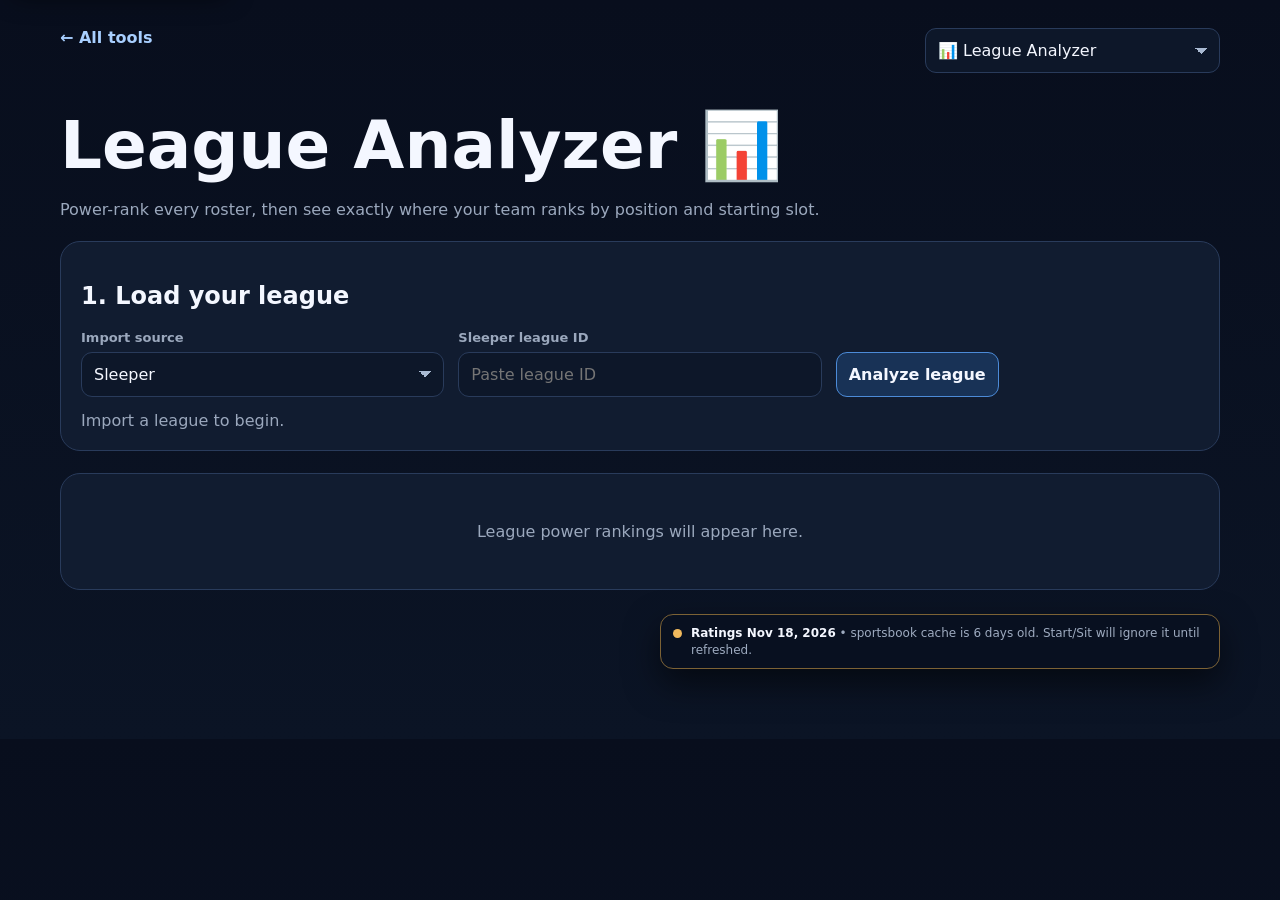
<file: league.html>
<!doctype html><html><head><meta charset="utf-8"><meta name="viewport" content="width=device-width,initial-scale=1"><title>Fantasy League Analyzer</title><style>
:root{--bg:#091121;--panel:#111c30;--line:#293b5b;--text:#f4f7ff;--muted:#9ba8bd;--blue:#72aefe;--green:#65d6a4;--yellow:#f0b95d;--red:#ff7186}*{box-sizing:border-box}body{margin:0;background:linear-gradient(180deg,#080e1d,#0b1425);color:var(--text);font:16px system-ui,-apple-system,sans-serif}.wrap{max-width:1200px;margin:auto;padding:28px 20px 70px}.top{display:flex;justify-content:space-between;gap:16px}.back{color:#a8cfff;text-decoration:none;font-weight:800}select,input,textarea,button{font:inherit;color:var(--text);background:#0d1729;border:1px solid var(--line);border-radius:11px;padding:12px}button{font-weight:850;cursor:pointer;background:#183256;border-color:#4c8bd8}h1{font-size:clamp(34px,6vw,66px);margin:34px 0 8px}.sub,.muted{color:var(--muted)}.card{background:var(--panel);border:1px solid var(--line);border-radius:20px;padding:20px;margin-top:22px}.grid{display:grid;grid-template-columns:repeat(3,1fr);gap:14px}.field label{display:block;color:var(--muted);font-size:13px;font-weight:800;margin-bottom:7px}.field>*{width:100%}.actions{display:flex;gap:10px;align-items:end}.status{margin-top:14px;color:var(--muted)}table{width:100%;border-collapse:collapse}th,td{text-align:left;padding:13px 10px;border-bottom:1px solid var(--line)}tr.selected{background:#203654}.score{font-size:22px;font-weight:900}.details{display:grid;grid-template-columns:1fr 1fr;gap:20px}.bars{display:grid;gap:12px}.barrow{display:grid;grid-template-columns:90px 1fr 44px;gap:10px;align-items:center}.track{height:12px;border-radius:9px;background:#24324a;overflow:hidden}.fill{height:100%;border-radius:9px;background:var(--blue)}.fill.good{background:var(--green)}.fill.bad{background:var(--red)}.pill{display:inline-block;padding:6px 10px;border:1px solid var(--line);border-radius:20px;margin:4px;color:var(--muted)}.empty{padding:28px;text-align:center;color:var(--muted)}@media(max-width:760px){.grid,.details{grid-template-columns:1fr}.top{align-items:flex-start}.barrow{grid-template-columns:70px 1fr 40px}table{font-size:14px}th,td{padding:10px 6px}}
</style><style>.signal{display:inline-grid;place-items:center;width:23px;height:23px;border-radius:999px;margin-right:7px;font-size:14px;font-weight:950}.signal.strong{color:#062318;background:var(--green)}.signal.weak{color:#2e0710;background:var(--red)}.signal.neutral{color:#07162a;background:var(--blue)}.diagnosis-badge{display:inline-flex;align-items:center;border:1px solid var(--line);border-radius:999px;padding:7px 11px;margin:4px;font-weight:800}.diagnosis-badge.strong{color:var(--green);border-color:#357c64;background:#102c27}.diagnosis-badge.weak{color:var(--red);border-color:#873d4b;background:#30151d}</style><link rel="stylesheet" href="project-ui.css?v=20261112b"></head><body><div class="wrap"><div class="top"><a class="back" href="index.html">← All tools</a><select id="nav"><option>📊 League Analyzer</option><option value="index.html">🏠 Home</option><option value="analyzer.html">⚖️ Trade Analyzer</option><option value="generator.html">🔁 Trade Generator</option><option value="target.html">🎯 Target Finder</option><option value="tradefinder.html">🔄 Trade Block</option><option value="waiver.html">➕ Waivers</option><option value="startsit.html">🧠 Start / Sit</option></select></div><h1>League Analyzer 📊</h1><p class="sub">Power-rank every roster, then see exactly where your team ranks by position and starting slot.</p>
<section class="card"><h2>1. Load your league</h2><div class="grid"><div class="field"><label>Import source</label><select id="source"><option value="sleeper">Sleeper</option><option value="manual">Manual rosters</option></select></div><div class="field"><label>Sleeper league ID</label><input id="leagueId" placeholder="Paste league ID"></div><div class="actions"><button id="load">Analyze league</button></div></div><div class="field" id="manualBox" hidden><label>One team per line</label><textarea id="manual" rows="5" placeholder="Team A: Player One, Player Two&#10;Team B: Player Three, Player Four"></textarea></div><div id="status" class="status">Import a league to begin.</div></section>
<section id="results" class="card"><div class="empty">League power rankings will appear here.</div></section><iframe id="engine" src="target.html" hidden></iframe></div><script>
const $=x=>document.getElementById(x),norm=s=>String(s||'').toLowerCase().replace(/[^a-z0-9]/g,'');let db={},teams={},slots=['QB','RB1','RB2','WR1','WR2','TE','FLEX1','FLEX2'];$('nav').onchange=e=>{if(e.target.value)location.href=e.target.value};$('source').onchange=()=>{$('manualBox').hidden=$('source').value!=='manual';$('leagueId').closest('.field').hidden=$('source').value==='manual'};
function getDB(){const w=$('engine').contentWindow;try{db=w.eval('DB');return!!db}catch{return false}}function canon(name){const n=norm(name),keys=Object.keys(db);return keys.find(k=>norm(k)===n)||keys.find(k=>norm(k.replace(/\s+(jr|sr|ii|iii|iv|v)\.?$/i,''))===n)||null}function best(list,pos,n){return list.filter(x=>db[x]?.pos===pos).sort((a,b)=>db[b].v-db[a].v).slice(0,n)}function lineup(roster){let left=roster.filter(x=>db[x]),used=[],out={};for(const [p,n]of[['QB',1],['RB',2],['WR',2],['TE',1]])best(left,p,n).forEach((x,i)=>{used.push(x);out[p+(n>1?i+1:'')]=x});left=left.filter(x=>!used.includes(x)&&['RB','WR','TE'].includes(db[x]?.pos)).sort((a,b)=>db[b].v-db[a].v);left.slice(0,2).forEach((x,i)=>{out['FLEX'+(i+1)]=x;used.push(x)});const benchPlayers=roster.filter(x=>db[x]&&!used.includes(x)).sort((a,b)=>db[b].v-db[a].v).slice(0,6);return{out,used,starter:used.reduce((s,x)=>s+db[x].v,0),bench:benchPlayers.reduce((s,x,i)=>s+Math.max(0,db[x].v-50)*[.32,.24,.18,.12,.08,.06][i],0)}}
async function sleeper(){const id=$('leagueId').value.trim();if(!id)throw Error('Enter a Sleeper league ID.');const[u,r,p]=await Promise.all([fetch(`https://api.sleeper.app/v1/league/${id}/users`),fetch(`https://api.sleeper.app/v1/league/${id}/rosters`),fetch('https://api.sleeper.app/v1/players/nfl')]);if(!u.ok||!r.ok||!p.ok)throw Error('Sleeper could not return that league.');const users=await u.json(),rosters=await r.json(),players=await p.json(),um=Object.fromEntries(users.map(x=>[x.user_id,x.metadata?.team_name||x.display_name||x.user_id])),out={};for(const x of rosters){out[um[x.owner_id]||`Roster ${x.roster_id}`]=(x.players||[]).map(id=>players[id]?.full_name).map(canon).filter(Boolean)}return out}function manual(){const out={};$('manual').value.split(/\n+/).forEach(line=>{const i=line.indexOf(':');if(i>0)out[line.slice(0,i).trim()]=line.slice(i+1).split(',').map(x=>canon(x.trim())).filter(Boolean)});if(Object.keys(out).length<2)throw Error('Add at least two teams.');return out}
function rank(values,v){return 1+values.filter(x=>x>v).length}function room(roster,pos){const weights=pos==='RB'||pos==='WR'?[.5,.3,.14,.06]:[1];return roster.filter(x=>db[x]?.pos===pos).sort((a,b)=>db[b].v-db[a].v).slice(0,weights.length).reduce((s,x,i)=>s+db[x].v*weights[i],0)}function scale(v,values){const lo=Math.min(...values),hi=Math.max(...values);return hi===lo?85:55+45*(v-lo)/(hi-lo)}function render(){let rows=Object.entries(teams).map(([name,r])=>{const l=lineup(r);return{name,r,...l}}),starterVals=rows.map(x=>x.starter),benchVals=rows.map(x=>x.bench);rows.forEach(x=>{x.starterScore=scale(x.starter,starterVals);x.benchScore=scale(x.bench,benchVals);x.score=+(x.starterScore*.82+x.benchScore*.18).toFixed(1)});rows.sort((a,b)=>b.score-a.score);let selected=rows[0]?.name||'';function draw(name){selected=name;const me=rows.find(x=>x.name===name),pos=['QB','RB','WR','TE','FLEX','STARTERS','BENCH'],metrics={};for(const p of ['QB','RB','WR','TE'])metrics[p]=room(me.r,p);metrics.FLEX=Object.entries(me.out).filter(([k])=>k.startsWith('FLEX')).reduce((s,[,x])=>s+(db[x]?.v||0),0);metrics.STARTERS=me.starter;metrics.BENCH=me.bench;const all=Object.fromEntries(pos.map(p=>[p,rows.map(t=>p==='STARTERS'?t.starter:p==='BENCH'?t.bench:p==='FLEX'?Object.entries(t.out).filter(([k])=>k.startsWith('FLEX')).reduce((s,[,x])=>s+(db[x]?.v||0),0):room(t.r,p))]));const slotRanks=slots.map(s=>{const v=db[me.out[s]]?.v||0,vals=rows.map(t=>db[t.out[s]]?.v||0);return[s,me.out[s]||'Empty',rank(vals,v)]});$('results').innerHTML=`<h2>Power rankings</h2><div style="overflow:auto"><table><thead><tr><th>RK</th><th>Team</th><th>Score</th><th>Starters</th><th>Bench</th></tr></thead><tbody>${rows.map((x,i)=>`<tr data-team="${x.name}" class="${x.name===name?'selected':''}"><td>${i+1}</td><td><b>${x.name}</b></td><td class="score">${x.score.toFixed(1)}</td><td>#${rank(rows.map(t=>t.starter),x.starter)}</td><td>#${rank(rows.map(t=>t.bench),x.bench)}</td></tr>`).join('')}</tbody></table></div><div class="details"><div><h2>${name}: position-room ranks</h2><div class="bars">${pos.map(p=>{const r=rank(all[p],metrics[p]),pct=100*(rows.length-r+1)/rows.length,cl=r<=Math.ceil(rows.length/3)?'good':r>Math.ceil(rows.length*2/3)?'bad':'';return`<div class="barrow"><b>${p}</b><div class="track"><div class="fill ${cl}" style="width:${pct}%"></div></div><span>#${r}</span></div>`}).join('')}</div></div><div><h2>Starting-slot ranks</h2>${slotRanks.map(([s,n,r])=>`<div class="pill"><b>${s}</b>: ${n} — #${r}</div>`).join('')}<p class="muted">Overall score: 82% optimal starters and 18% weighted usable bench depth. QB and TE room ranks now match the best starter because those positions use one starting slot; RB and WR still grade the full room. FLEX is limited to RB/WR/TE. Scores span the league from 55 to 100.</p></div></div>`;$('results').querySelectorAll('tr[data-team]').forEach(tr=>tr.onclick=()=>draw(tr.dataset.team))}draw(selected)}
room=function(roster,pos){const players=roster.filter(x=>db[x]?.pos===pos).sort((a,b)=>db[b].v-db[a].v);if(pos==='RB'||pos==='WR'){const weights=[.5,.3,.14,.06];return players.slice(0,4).reduce((s,x,i)=>s+db[x].v*weights[i],0)}const starter=db[players[0]]?.v||0,backup=db[players[1]]?.v||0,replacement=pos==='QB'?60:58;return starter+Math.max(0,backup-replacement)*.15};
new MutationObserver(()=>{const p=[...$('results').querySelectorAll('p.muted')].find(x=>x.textContent.includes('QB and TE room ranks now match'));if(p)p.textContent='Overall score: 82% optimal starters and 18% weighted usable bench depth. QB and TE rooms are driven by the starter, with a small bonus only when the backup is above replacement level. RB and WR still grade the full room. FLEX is limited to RB/WR/TE. Scores span the league from 55 to 100.'}).observe($('results'),{childList:true,subtree:true});
$('load').onclick=async()=>{try{if(!getDB())throw Error('The shared value engine is still loading. Try again in a moment.');$('status').textContent='Analyzing rosters…';teams=$('source').value==='manual'?manual():await sleeper();$('status').textContent=`Analyzed ${Object.keys(teams).length} teams using the shared hidden-value engine.`;render()}catch(e){$('status').textContent=e.message||'League import failed.'}};
</script><script>
// League Analyzer v3: starter-first QB/TE rooms, corrected depth weights,
// percentile-style scores, clearer slot labels, and actionable roster notes.
room=function(roster,pos){
  const players=roster.filter(x=>db[x]?.pos===pos).sort((a,b)=>db[b].v-db[a].v);
  if(pos==='RB'||pos==='WR'){
    const weights=pos==='RB'?[.50,.32,.13,.05]:[.45,.30,.17,.08];
    return players.slice(0,4).reduce((s,x,i)=>s+db[x].v*weights[i],0);
  }
  const starter=db[players[0]]?.v||0,backup=db[players[1]]?.v||0;
  if(pos==='QB')return starter+Math.min(1,Math.max(0,backup-60)*.05);
  if(pos==='TE')return starter+Math.min(2,Math.max(0,backup-58)*.10);
  return starter;
};
scale=function(v,values){
  const sorted=[...values].sort((a,b)=>a-b),n=sorted.length;
  if(n<=1)return 75;
  const below=sorted.filter(x=>x<v).length,equal=sorted.filter(x=>x===v).length;
  const percentile=(below+(equal-1)/2)/(n-1);
  let score=55+35*percentile;
  const high=sorted[n-1],second=sorted[n-2];
  if(v===high&&high>0)score=Math.min(95,90+Math.max(0,(high-second)/high)*100);
  return score;
};
function flexMetric(team){
  const starters=Object.entries(team.out).filter(([k])=>k.startsWith('FLEX')).map(([,x])=>x);
  const used=new Set(team.used),extra=team.r.filter(x=>db[x]&&['RB','WR','TE'].includes(db[x].pos)&&!used.has(x)).sort((a,b)=>db[b].v-db[a].v)[0];
  return (db[starters[0]]?.v||0)*.60+(db[starters[1]]?.v||0)*.30+(db[extra]?.v||0)*.10;
}
function tier(score){return score>=90?'Championship favorite':score>=82?'Strong contender':score>=74?'Playoff-caliber':score>=66?'Middle of the pack':score>=58?'Below average':'Rebuild needed'}
function confidence(){const m=$('status').textContent.match(/Matched\s+(\d+)\/(\d+)/i);if(!m)return{label:'Standard',detail:'No unmatched-player total was reported.'};const pct=+m[1]/Math.max(1,+m[2]);return pct>=.95?{label:'High',detail:`${Math.round(pct*100)}% of rostered players matched.`}:pct>=.85?{label:'Medium',detail:`${Math.round(pct*100)}% matched; missing players may move the rankings.`}:{label:'Low',detail:`Only ${Math.round(pct*100)}% matched; treat the rankings cautiously.`}}
render=function(){
  let rows=Object.entries(teams).map(([name,r])=>{const l=lineup(r);return{name,r,...l}});
  const starterVals=rows.map(x=>x.starter),benchVals=rows.map(x=>x.bench);
  rows.forEach(x=>{x.starterScore=scale(x.starter,starterVals);x.benchScore=scale(x.bench,benchVals);x.score=+(x.starterScore*.82+x.benchScore*.18).toFixed(1)});
  rows.sort((a,b)=>b.score-a.score);let selected=rows[0]?.name||'';
  function draw(name){
    selected=name;const me=rows.find(x=>x.name===name),positions=['QB','RB','WR','TE','FLEX','STARTERS','BENCH'],metrics={};
    for(const p of ['QB','RB','WR','TE'])metrics[p]=room(me.r,p);
    metrics.FLEX=flexMetric(me);metrics.STARTERS=me.starter;metrics.BENCH=me.bench;
    const all=Object.fromEntries(positions.map(p=>[p,rows.map(t=>p==='STARTERS'?t.starter:p==='BENCH'?t.bench:p==='FLEX'?flexMetric(t):room(t.r,p))]));
    const roomRanks=Object.fromEntries(positions.map(p=>[p,rank(all[p],metrics[p])]));
    const slotLabels={QB:'QB starters',RB1:'RB1 slots',RB2:'RB2 slots',WR1:'WR1 slots',WR2:'WR2 slots',TE:'TE starters',FLEX1:'FLEX1 slots',FLEX2:'FLEX2 slots'};
    const slotRanks=slots.map(s=>{const v=db[me.out[s]]?.v||0,vals=rows.map(t=>db[t.out[s]]?.v||0);return[s,me.out[s]||'Empty',rank(vals,v)]});
    const strengths=['QB','RB','WR','TE','FLEX'].filter(p=>roomRanks[p]<=Math.ceil(rows.length*.3));
    const weaknesses=['QB','RB','WR','TE','FLEX'].filter(p=>roomRanks[p]>Math.ceil(rows.length*.7));
    const weakest=[...['QB','RB','WR','TE','FLEX']].sort((a,b)=>roomRanks[b]-roomRanks[a])[0],conf=confidence();
    $('results').innerHTML=`<h2>Power rankings</h2><p class="muted">Scores are league-relative roster scores, not universal grades. The best roster is not automatically assigned 100.</p><div style="overflow:auto"><table><thead><tr><th>RK</th><th>Team</th><th>Relative score</th><th>Starters</th><th>Bench</th><th>Tier</th></tr></thead><tbody>${rows.map((x,i)=>`<tr data-team="${x.name}" class="${x.name===name?'selected':''}"><td>${i+1}</td><td><b>${x.name}</b></td><td class="score">${x.score.toFixed(1)}</td><td>#${rank(starterVals,x.starter)}</td><td>#${rank(benchVals,x.bench)}</td><td>${tier(x.score)}</td></tr>`).join('')}</tbody></table></div><div class="details"><div><h2>${name}: position-room ranks</h2><p class="muted"><span class="signal strong">↑</span>Strength <span class="signal neutral">–</span>Middle <span class="signal weak">↓</span>Weakness</p><div class="bars">${positions.map(p=>{const r=roomRanks[p],pct=100*(rows.length-r+1)/rows.length,isStrong=r<=Math.ceil(rows.length/3),isWeak=r>Math.ceil(rows.length*2/3),cl=isStrong?'good':isWeak?'bad':'',signal=isStrong?'<span class="signal strong" title="Strength">↑</span>':isWeak?'<span class="signal weak" title="Weakness">↓</span>':'<span class="signal neutral" title="Middle of league">–</span>';return`<div class="barrow"><b>${signal}${p}</b><div class="track"><div class="fill ${cl}" style="width:${pct}%"></div></div><span>#${r}</span></div>`}).join('')}</div><div class="card" style="margin-top:16px"><b>Roster diagnosis</b><div style="margin-top:9px"><b>Strengths:</b> ${strengths.length?strengths.map(p=>`<span class="diagnosis-badge strong">↑ ${p}</span>`).join(''):'<span class="muted">No top-third position room</span>'}</div><div style="margin-top:9px"><b>Weaknesses:</b> ${weaknesses.length?weaknesses.map(p=>`<span class="diagnosis-badge weak">↓ ${p}</span>`).join(''):'<span class="muted">No bottom-third position room</span>'}</div><p><b>Best improvement:</b> Target an upgrade at ${weakest} without weakening a top-ranked room.</p><p class="muted"><b>Ranking confidence: ${conf.label}.</b> ${conf.detail}</p></div></div><div><h2>Starting-slot ranks</h2>${slotRanks.map(([s,n,r])=>`<div class="pill"><b>${n}</b> — #${r} among league ${slotLabels[s]}</div>`).join('')}<p class="muted"><b>${tier(me.score)} • #${1+rows.findIndex(x=>x.name===name)} of ${rows.length}</b><br>Overall score uses 82% optimal starters and 18% usable bench depth. QB rooms are driven by the starter with at most a one-point qualified-backup tiebreaker. TE rooms allow at most a two-point qualified-backup bonus. RB and WR grade four-player depth; FLEX uses the two starters plus a small bonus for the best remaining RB/WR/TE.</p></div></div>`;
    $('results').querySelectorAll('tr[data-team]').forEach(tr=>tr.onclick=()=>draw(tr.dataset.team));
  }
  draw(selected);
};
</script><script src="project-ui.js?v=20261112b"></script></body></html>
</file>
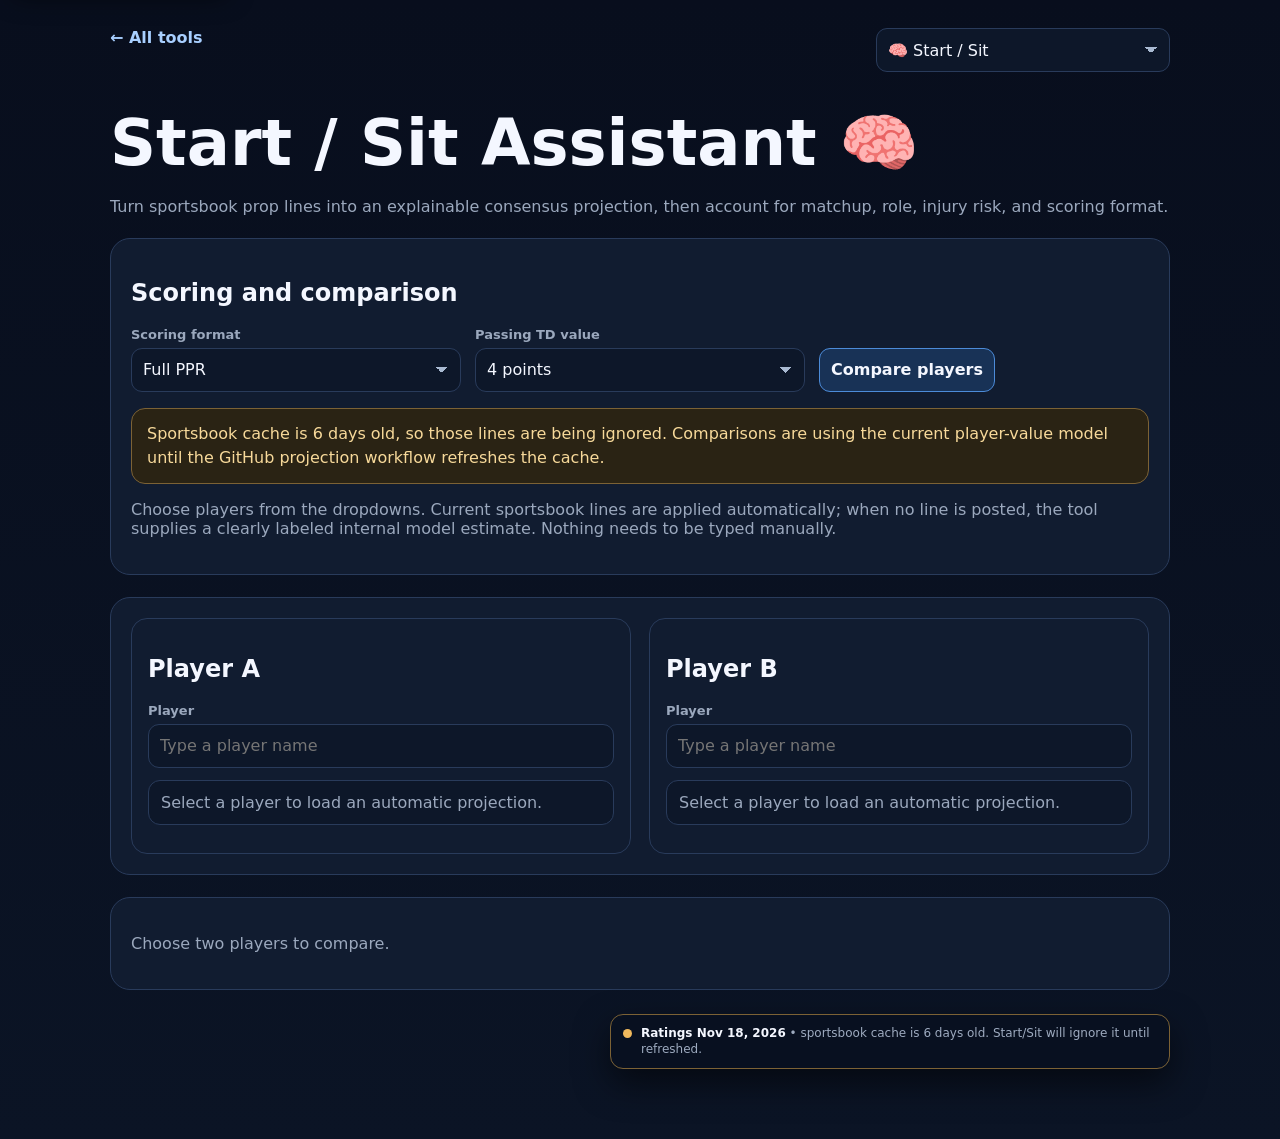
<file: startsit.html>
<!doctype html><html lang="en"><head><meta charset="utf-8"><meta name="viewport" content="width=device-width,initial-scale=1"><title>Fantasy Start / Sit Assistant</title><style>
:root{--bg:#091121;--panel:#111c30;--line:#293b5b;--text:#f4f7ff;--muted:#9ba8bd;--blue:#72aefe;--green:#65d6a4;--yellow:#f0b95d;--red:#ff7186}*{box-sizing:border-box}body{margin:0;background:linear-gradient(180deg,#080e1d,#0b1425);color:var(--text);font:16px system-ui,-apple-system,sans-serif}.wrap{max-width:1100px;margin:auto;padding:28px 20px 70px}.top{display:flex;justify-content:space-between;gap:15px}.back{color:#a8cfff;text-decoration:none;font-weight:800}select,input,button{font:inherit;color:var(--text);background:#0d1729;border:1px solid var(--line);border-radius:11px;padding:11px}button{background:#183256;border-color:#4c8bd8;font-weight:850;cursor:pointer}h1{font-size:clamp(34px,6vw,64px);margin:34px 0 8px}.sub,.note{color:var(--muted)}.card{background:var(--panel);border:1px solid var(--line);border-radius:20px;padding:20px;margin-top:22px}.grid{display:grid;grid-template-columns:repeat(3,1fr);gap:14px}.field label{display:block;color:var(--muted);font-size:13px;font-weight:800;margin-bottom:6px}.field>*{width:100%}.players{display:grid;grid-template-columns:1fr 1fr;gap:18px}.player{border:1px solid var(--line);border-radius:16px;padding:16px}.search-wrap{position:relative}.matches{position:absolute;z-index:30;left:0;right:0;top:74px;max-height:280px;overflow:auto;background:#0d1729;border:1px solid var(--line);border-radius:12px;box-shadow:0 16px 36px #000a}.matches.hidden{display:none}.match{display:flex;justify-content:space-between;gap:12px;width:100%;padding:11px 12px;border:0;border-bottom:1px solid var(--line);border-radius:0;background:transparent;text-align:left}.match:last-child{border-bottom:0}.match small{color:var(--muted)}.auto-box{margin-top:12px;padding:12px;border:1px solid var(--line);border-radius:12px;background:#0d1729}.history{margin-top:12px}.history-row{display:flex;justify-content:space-between;gap:10px;padding:8px 0;border-top:1px solid var(--line);font-size:13px}.result{padding:18px;border-radius:16px;background:#0d1729;border:1px solid var(--line);margin-top:15px}.winner{border-color:#3f9d78;box-shadow:0 0 0 1px #3f9d78}.points{font-size:36px;font-weight:950;color:var(--green)}.meter{height:14px;border-radius:10px;background:#26344d;overflow:hidden;margin:12px 0}.meter div{height:100%;background:linear-gradient(90deg,var(--yellow),var(--green))}.tag{display:inline-block;border:1px solid var(--line);border-radius:20px;padding:6px 10px;margin:4px;color:var(--muted)}.range-grid{display:grid;grid-template-columns:repeat(3,1fr);gap:8px;margin:14px 0}.range-box{background:#101c30;border:1px solid var(--line);border-radius:12px;padding:10px;text-align:center}.range-box b{display:block;font-size:20px}.boom{color:var(--green)}.bust{color:var(--red)}.confidence{color:var(--blue)}@media(max-width:760px){.grid,.players{grid-template-columns:1fr}.top{align-items:flex-start}.matches{max-height:220px}}
</style><link rel="stylesheet" href="project-ui.css?v=20261112b"></head><body><div class="wrap"><div class="top"><a class="back" href="index.html">← All tools</a><select id="nav"><option>🧠 Start / Sit</option><option value="index.html">🏠 Home</option><option value="league.html">📊 League Analyzer</option><option value="analyzer.html">⚖️ Trade Analyzer</option><option value="generator.html">🔁 Trade Generator</option><option value="target.html">🎯 Target Finder</option><option value="tradefinder.html">🔄 Trade Block</option><option value="waiver.html">➕ Waivers</option></select></div><h1>Start / Sit Assistant 🧠</h1><p class="sub">Turn sportsbook prop lines into an explainable consensus projection, then account for matchup, role, injury risk, and scoring format.</p>
<section class="card"><h2>Scoring and comparison</h2><div class="grid"><div class="field"><label>Scoring format</label><select id="ppr"><option value="1">Full PPR</option><option value=".5">Half PPR</option><option value="0">Standard</option></select></div><div class="field"><label>Passing TD value</label><select id="passTd"><option value="4">4 points</option><option value="6">6 points</option></select></div><div style="align-self:end"><button id="compare">Compare players</button></div></div><p id="feedStatus" class="note">Loading the latest sportsbook projection cache…</p><p class="note">Choose players from the dropdowns. Current sportsbook lines are applied automatically; when no line is posted, the tool supplies a clearly labeled internal model estimate. Nothing needs to be typed manually.</p></section>
<section class="card players"><div class="player" id="a"></div><div class="player" id="b"></div></section><section id="results" class="card"><p class="note">Choose two players to compare.</p></section><iframe id="engine" src="target.html" hidden></iframe></div><script>
const $=x=>document.getElementById(x);$('nav').onchange=e=>{if(e.target.value)location.href=e.target.value};function fields(id,label){return`<h2>${label}</h2><div class="field search-wrap"><label>Player</label><input id="${id}name" autocomplete="off" placeholder="Type a player name"><div id="${id}matches" class="matches hidden"></div><small id="${id}source" class="note"></small></div><div id="${id}auto" class="auto-box note">Select a player to load an automatic projection.</div><div id="${id}history" class="history"></div>`}document.querySelector('#a').innerHTML=fields('a','Player A');document.querySelector('#b').innerHTML=fields('b','Player B');
let feedPlayers=[],allPlayers=[];function playerKey(name){return String(name||'').toLowerCase().normalize('NFD').replace(/[\u0300-\u036f]/g,'').replace(/[^a-z0-9]/g,'')}function esc(value){return String(value??'').replace(/[&<>"']/g,c=>({'&':'&amp;','<':'&lt;','>':'&gt;','"':'&quot;',"'":'&#39;'}[c]))}function feedPlayer(name){const key=playerKey(name);return feedPlayers.find(player=>playerKey(player.name)===key)}function playerNames(){return[...new Set([...allPlayers.map(p=>p[0]),...feedPlayers.map(p=>p.name)])].sort()}function playerPosition(name){return allPlayers.find(p=>playerKey(p[0])===playerKey(name))?.[1]||''}function refreshPlayerList(){for(const id of ['a','b'])if($(id+'name').value)fillPlayer(id)}function showMatches(id){const q=playerKey($(id+'name').value),list=playerNames().filter(name=>!q||playerKey(name).includes(q)).slice(0,16),box=$(id+'matches');box.innerHTML=list.length?list.map(name=>`<button type="button" class="match" data-name="${esc(name)}"><span>${esc(name)}</span><small>${esc(playerPosition(name))}</small></button>`).join(''):'<div class="note" style="padding:12px">No matching player</div>';box.classList.remove('hidden');box.querySelectorAll('button').forEach(button=>button.onclick=()=>{$(id+'name').value=button.dataset.name;box.classList.add('hidden');fillPlayer(id)})}
function marketValue(markets,key){return Number(markets?.[key]?.median)||0}function tdProbability(markets){for(const key of ['touchdowns','receiving_touchdowns','rushing_touchdowns']){const m=markets?.[key];if(Number(m?.median)===.5&&Number.isFinite(m?.overProbability))return m.overProbability}return 0}function sportsbookPoints(markets){const ppr=+$('ppr').value,passTd=+$('passTd').value,yardMean=1.04;return marketValue(markets,'passing_yards')*yardMean/25+marketValue(markets,'passing_touchdowns')*passTd+marketValue(markets,'rushing_yards')*yardMean/10+marketValue(markets,'receiving_yards')*yardMean/10+(marketValue(markets,'receptions')||marketValue(markets,'receiving_receptions'))*ppr+tdProbability(markets)/100*6}function modelProjection(name){const row=allPlayers.find(p=>playerKey(p[0])===playerKey(name));if(!row)return 0;const group=allPlayers.filter(p=>p[1]===row[1]).map(p=>p[2]),lo=Math.min(...group),hi=Math.max(...group),rank=(row[2]-lo)/Math.max(1,hi-lo),range={QB:[13,24],RB:[6,20],WR:[5,19],TE:[4,15]}[row[1]]||[4,16];return range[0]+rank*(range[1]-range[0])}function bookCount(markets){return Math.max(0,...Object.values(markets||{}).map(m=>m.bookCount||0))}function completeness(name,markets){const pos=playerPosition(name),has=k=>marketValue(markets,k)>0||Number(markets?.[k]?.median)===.5;if(pos==='QB')return .48*+has('passing_yards')+.32*+has('passing_touchdowns')+.2*+has('rushing_yards');const rec=has('receptions')||has('receiving_receptions'),td=tdProbability(markets)>0;if(pos==='RB')return .34*+has('rushing_yards')+.25*+has('receiving_yards')+.23*+rec+.18*+td;return .48*+has('receiving_yards')+.32*+rec+.2*+td}function hybridProjection(name,markets){const model=modelProjection(name);if(!markets)return{points:model,raw:0,coverage:0,books:0,confidence:35,label:'Model fallback'};const coverage=Math.min(1,completeness(name,markets)),books=bookCount(markets),raw=sportsbookPoints(markets),imputed=raw+model*(1-coverage),bookStrength=Math.min(1,books/5),marketWeight=Math.min(.9,.55+.2*coverage+.15*bookStrength),points=imputed*marketWeight+model*(1-marketWeight),confidence=Math.round(35+40*coverage+20*bookStrength);return{points,raw,coverage,books,confidence,label:confidence>=82?'High confidence':confidence>=65?'Medium confidence':'Low confidence'}}function projectionFromMarkets(markets){return sportsbookPoints(markets)}
function erf(x){const s=x<0?-1:1,a=Math.abs(x),t=1/(1+.3275911*a),y=1-(((((1.061405429*t-1.453152027)*t)+1.421413741)*t-.284496736)*t+.254829592)*t*Math.exp(-a*a);return s*y}function cdf(x,mean,sd){return .5*(1+erf((x-mean)/(sd*Math.SQRT2)))}function distribution(points,pos){const cv={QB:.23,RB:.38,WR:.43,TE:.46}[pos]||.4,sd=Math.max(2.2,points*cv),low=Math.max(0,points-.674*sd),high=points+.674*sd,bust=Math.max(3,points*.65),boom=points*1.35,bustP=cdf(bust,points,sd)*100,boomP=(1-cdf(boom,points,sd))*100,rangeP=(cdf(Math.ceil(high),points,sd)-cdf(Math.floor(low),points,sd))*100;return{low,high,bust,boom,bustP,boomP,rangeP}}
function historyProjection(snapshot){return projectionFromMarkets(snapshot.markets||{})}function fillPlayer(id){const name=$(id+'name').value,p=feedPlayer(name),h=hybridProjection(name,p?.markets),d=distribution(h.points,playerPosition(name));if(!name){$(id+'source').textContent='';$(id+'auto').textContent='Select a player to load an automatic projection.';$(id+'history').innerHTML='';return}$(id+'source').textContent=p?`${p.matchup||''} • consensus from up to ${h.books} books`:'Sportsbook line not posted • internal model estimate';$(id+'auto').innerHTML=`<strong>${h.points.toFixed(1)} hybrid projected points</strong><br><span class="confidence">${h.label} (${h.confidence}/100)</span> • likely ${d.low.toFixed(1)}–${d.high.toFixed(1)}`;const history=(p?.history||[]).slice().reverse();$(id+'history').innerHTML=history.length?`<strong>Sportsbook history</strong>${history.map(x=>`<div class="history-row"><span>${new Date(x.generatedAt).toLocaleString([], {dateStyle:'short',timeStyle:'short'})} • ${esc(x.matchup||'Matchup')}</span><span>${historyProjection(x).toFixed(1)}</span></div>`).join('')}`:'<span class="note">History will appear after automatic feed updates.</span>'}
['a','b'].forEach(id=>{$(id+'name').addEventListener('focus',()=>showMatches(id));$(id+'name').addEventListener('input',()=>{showMatches(id);const exact=playerNames().find(name=>playerKey(name)===playerKey($(id+'name').value));if(exact){$(id+'name').value=exact;fillPlayer(id)}else{$(id+'source').textContent='Choose a player from the results below.';$(id+'auto').textContent='Select a player to load an automatic projection.';$(id+'history').innerHTML=''}})});document.addEventListener('click',event=>{if(!event.target.closest('.search-wrap'))document.querySelectorAll('.matches').forEach(box=>box.classList.add('hidden'))});$('engine').addEventListener('load',()=>{try{allPlayers=$('engine').contentWindow.eval('PLAYERS');refreshPlayerList()}catch{}});
const FEED_MAX_AGE_MS=72*60*60*1000;
fetch('weekly-projections.json',{cache:'no-store'}).then(r=>{if(!r.ok)throw Error('cache unavailable');return r.json()}).then(data=>{
  const generated=new Date(data.generatedAt).getTime(),age=Date.now()-generated,stale=!Number.isFinite(generated)||age>FEED_MAX_AGE_MS;
  if(stale){
    feedPlayers=[];
    refreshPlayerList();
    const days=Number.isFinite(generated)?Math.max(1,Math.floor(age/864e5)):null;
    $('feedStatus').classList.add('project-alert');
    $('feedStatus').textContent=days
      ?`Sportsbook cache is ${days} days old, so those lines are being ignored. Comparisons are using the current player-value model until the GitHub projection workflow refreshes the cache.`
      :'The sportsbook cache has not been populated. Comparisons are using the current player-value model until the GitHub projection workflow runs.';
    return;
  }
  feedPlayers=data.players||[];
  refreshPlayerList();
  $('feedStatus').classList.remove('project-alert');
  $('feedStatus').textContent=`Automatic feed ready: ${feedPlayers.length} posted sportsbook projections from ${data.eventCount} upcoming games. Updated ${new Date(data.generatedAt).toLocaleString()}.`;
}).catch(()=>{
  feedPlayers=[];
  refreshPlayerList();
  $('feedStatus').classList.add('project-alert');
  $('feedStatus').textContent='The sportsbook feed is temporarily unavailable. Comparisons are using the current player-value model.';
});
function calc(id){const name=$(id+'name').value,p=feedPlayer(name),h=hybridProjection(name,p?.markets),pts=h.points;return{name:name||`Player ${id.toUpperCase()}`,base:h.points,pts,books:h.books,source:p?'Hybrid sportsbook + player model':'Internal model estimate',confidence:h.confidence,label:h.label,coverage:h.coverage,dist:distribution(pts,playerPosition(name))}}
function card(x,winner){const d=x.dist;return`<div class="result ${winner?'winner':''}"><h2>${esc(x.name)}${winner?' — START':''}</h2><div class="points">${x.pts.toFixed(1)} projected</div><div class="meter"><div style="width:${Math.min(100,x.pts/30*100)}%"></div></div><div class="range-grid"><div class="range-box"><span>Likely range</span><b>${d.low.toFixed(1)}–${d.high.toFixed(1)}</b><small>${d.rangeP.toFixed(0)}% chance</small></div><div class="range-box"><span>Boom</span><b class="boom">${d.boomP.toFixed(0)}%</b><small>${d.boom.toFixed(1)}+ points</small></div><div class="range-box"><span>Bust</span><b class="bust">${d.bustP.toFixed(0)}%</b><small>below ${d.bust.toFixed(1)}</small></div></div><span class="tag confidence">${x.label} ${x.confidence}/100</span><span class="tag">${Math.round(x.coverage*100)}% prop coverage</span><p class="note">${x.source}: ${x.base.toFixed(1)} points. Matchup and expected role are handled automatically through current market lines and the player model. The range uses position-specific weekly volatility, so WR/TE outcomes are wider than QB outcomes.</p></div>`}
$('compare').onclick=()=>{const valid=name=>playerNames().some(candidate=>playerKey(candidate)===playerKey(name)),a=calc('a'),b=calc('b');if(!valid($('aname').value)||!valid($('bname').value)){$('results').innerHTML='<p class="note">Choose one player from each search result list.</p>';return}const diff=Math.abs(a.pts-b.pts),winner=a.pts>=b.pts?a:b;$('results').innerHTML=`<h2>Recommendation: start ${esc(winner.name)}</h2><p class="note">Projected advantage: ${diff.toFixed(1)} fantasy points. ${diff<1?'This is essentially a toss-up; use late injury news and lineup upside.':diff<3?'The edge is modest, so breaking news can change the call.':'The projection shows a meaningful edge.'}</p><div class="players">${card(a,a===winner)}${card(b,b===winner)}</div><p class="note">The hybrid model fills missing props from the internal player tier, slightly converts sportsbook medians toward expected means, rejects multi-touchdown alternate lines as anytime-TD odds, and lowers confidence when coverage or book count is thin. Boom/bust probabilities are estimates, not sportsbook guarantees.</p>`};
$('ppr').onchange=$('passTd').onchange=()=>['a','b'].forEach(fillPlayer);
</script><script src="project-ui.js?v=20261112b"></script></body></html>
</file>
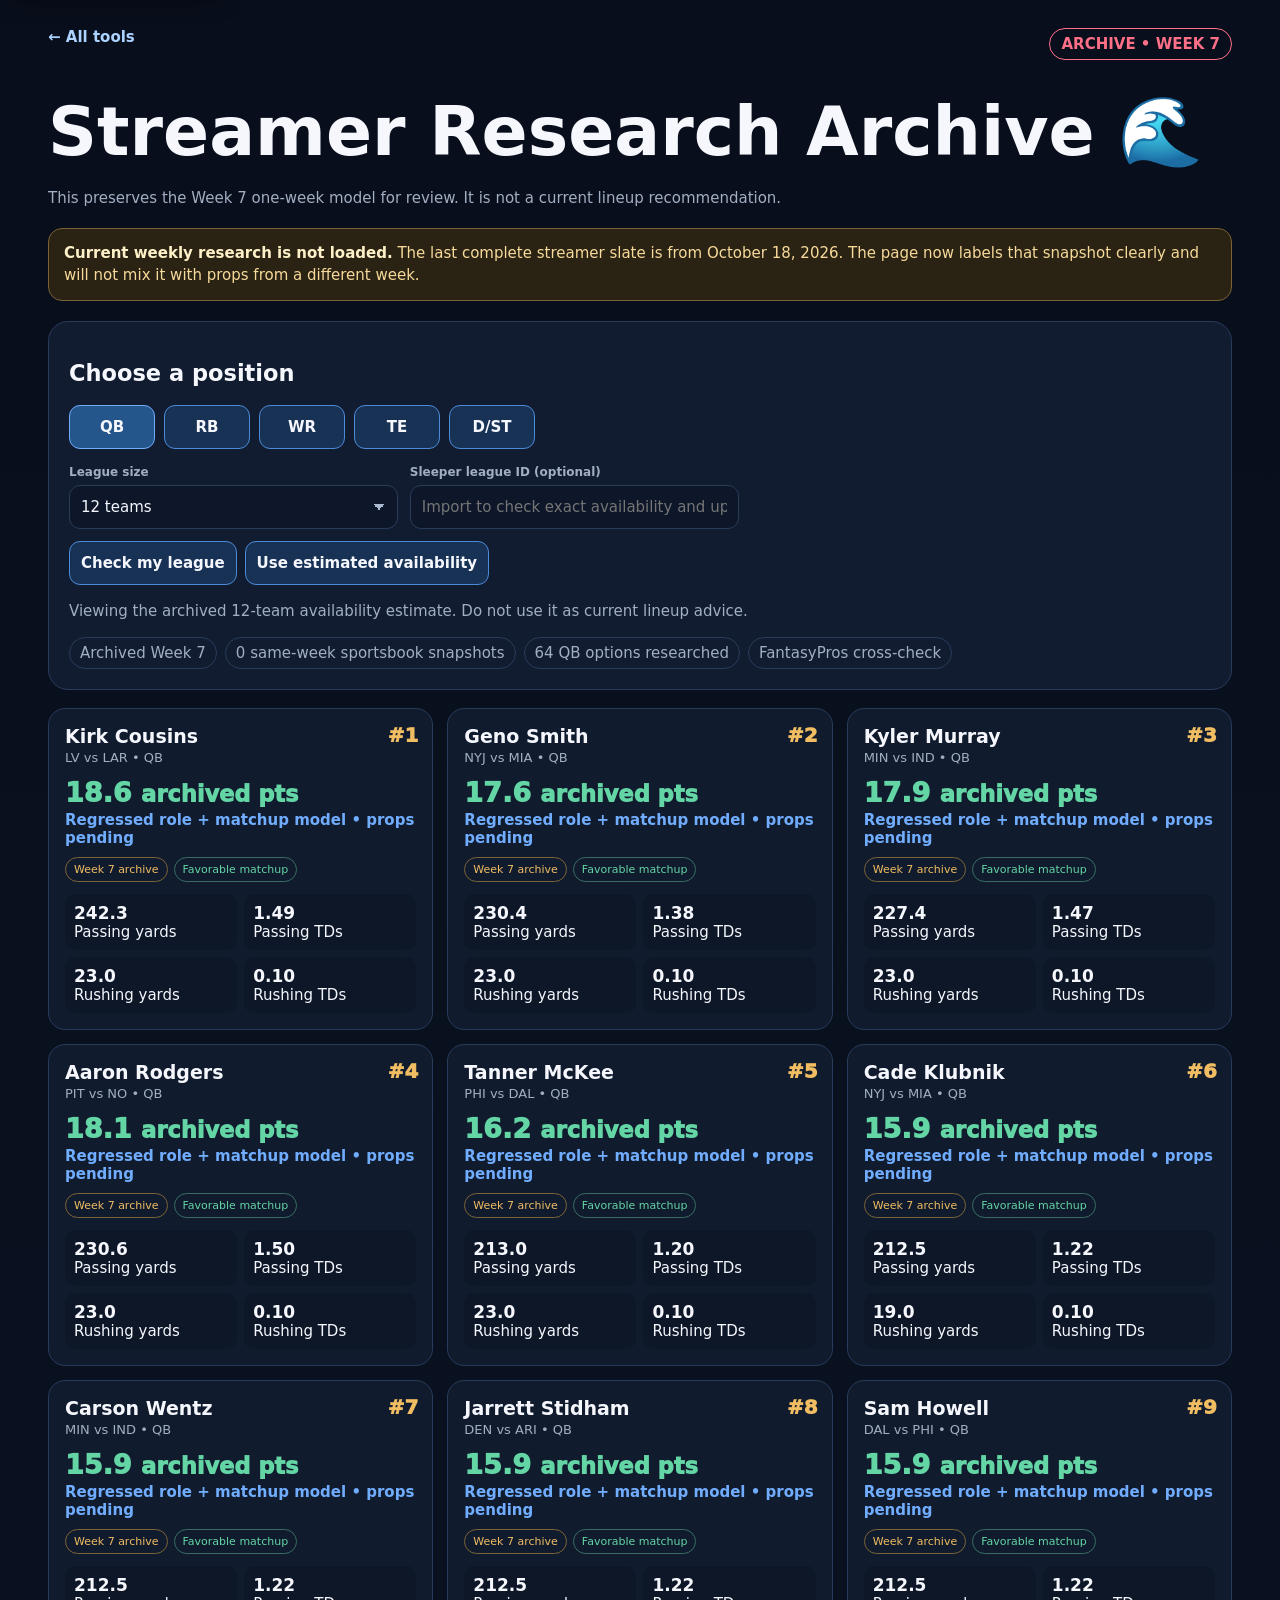
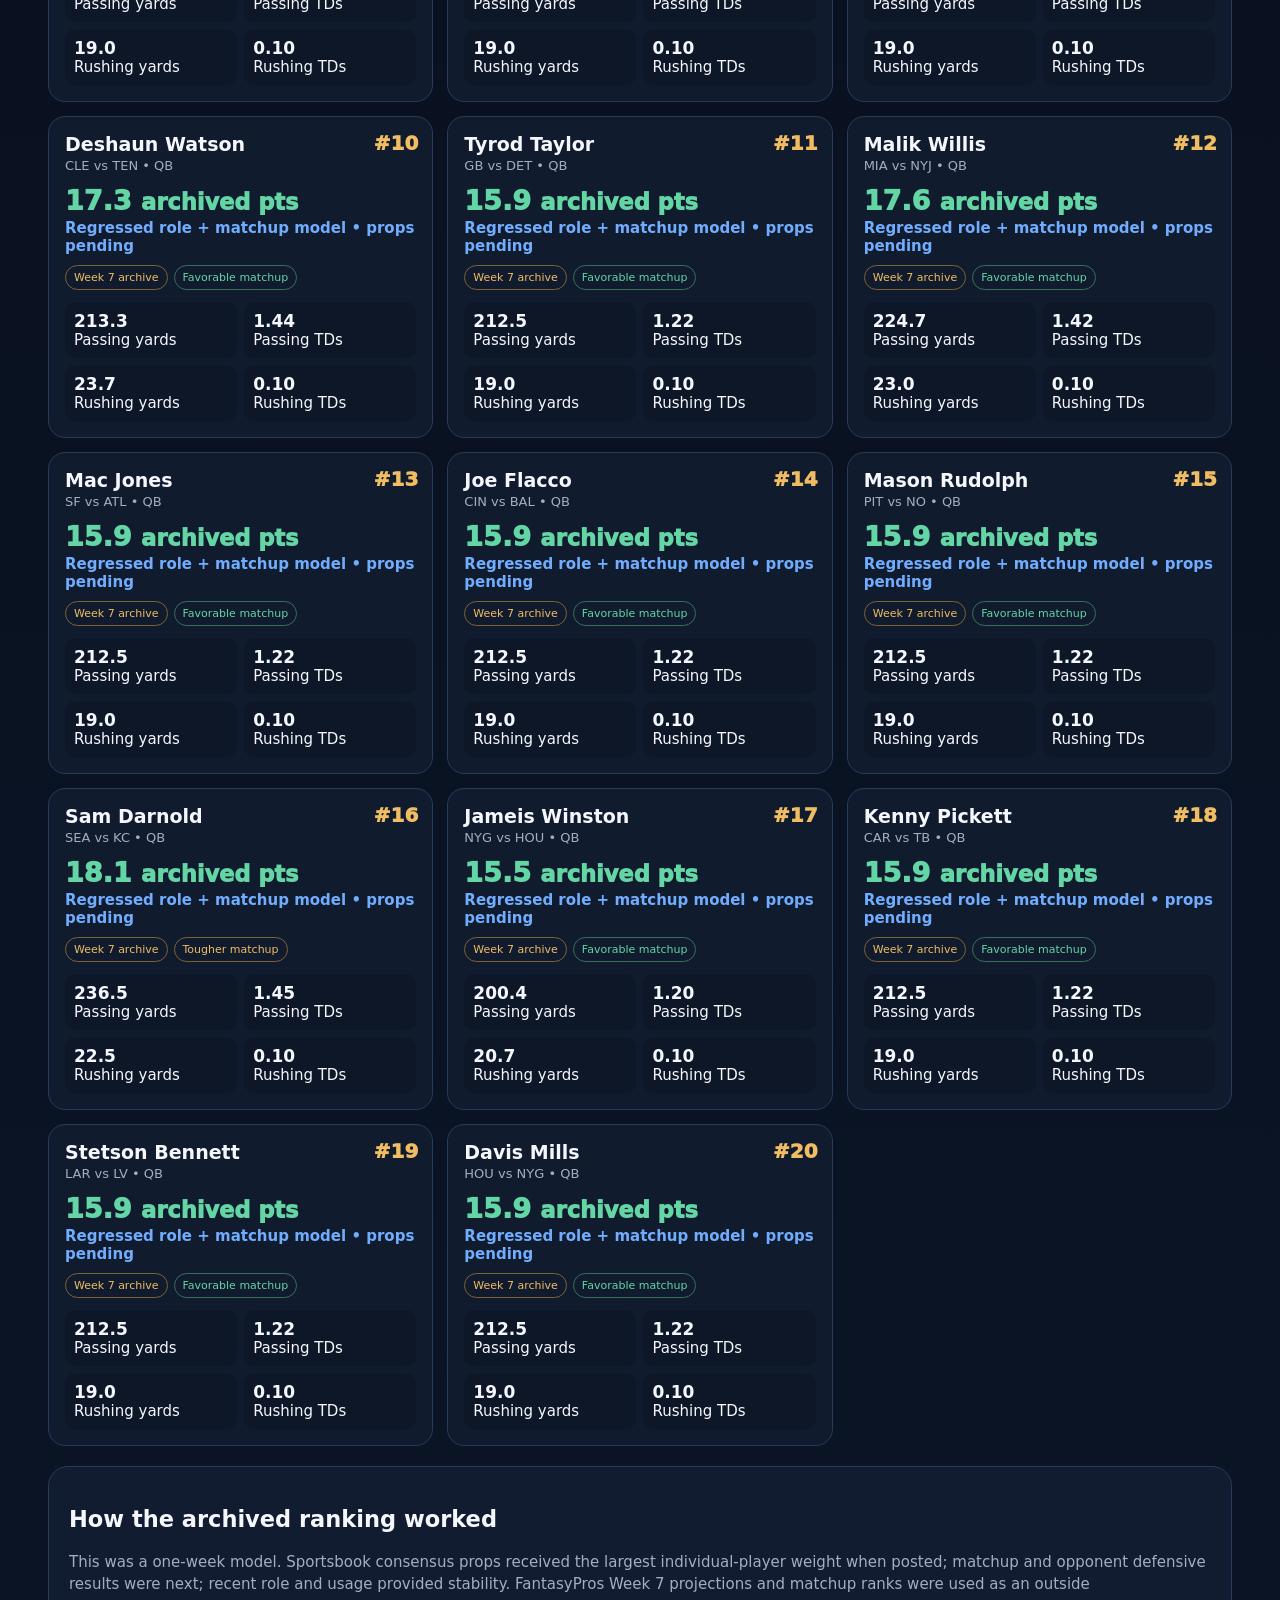
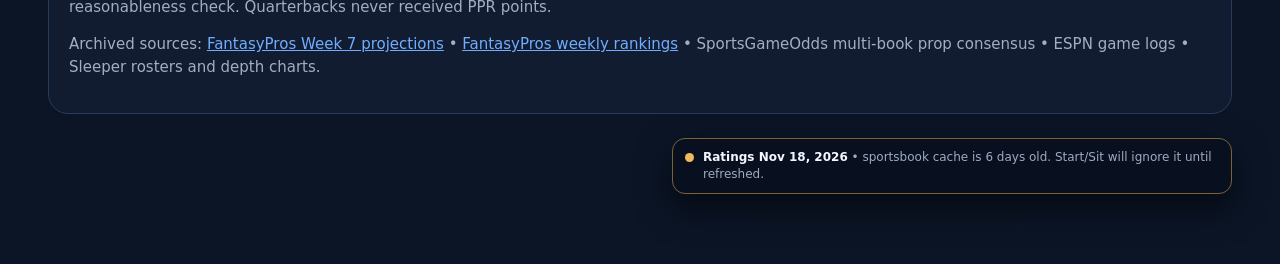
<file: streams.html>
<!doctype html>
<html lang="en"><head><meta charset="utf-8"><meta name="viewport" content="width=device-width,initial-scale=1">
<title>Streamer Research Archive</title>
<style>
:root{--bg:#08101e;--panel:#111c30;--panel2:#0d1728;--line:#293b5b;--text:#f5f7fd;--muted:#a2aec1;--blue:#71adff;--green:#64d5a4;--gold:#f1bd62;--red:#ff7088}*{box-sizing:border-box}body{margin:0;background:linear-gradient(180deg,#080e1b,#0b1526);color:var(--text);font:15px system-ui,-apple-system,sans-serif}.wrap{max-width:1220px;margin:auto;padding:28px 18px 70px}.top{display:flex;justify-content:space-between;gap:14px}.back{color:#acd2ff;text-decoration:none;font-weight:850}.week{color:var(--red);border:1px solid var(--red);border-radius:999px;padding:6px 11px;font-weight:850}h1{font-size:clamp(38px,7vw,68px);margin:32px 0 8px}.sub,.note{color:var(--muted);line-height:1.5}.card{background:var(--panel);border:1px solid var(--line);border-radius:20px;padding:20px;margin-top:20px}.positions{display:flex;gap:9px;flex-wrap:wrap}.positions button{width:auto;min-width:86px}.positions button.active{background:#24558b;border-color:#72aefe}.controls{display:grid;grid-template-columns:1fr 1fr 1.4fr;gap:12px;margin-top:16px}.field label{display:block;color:var(--muted);font-size:12px;font-weight:850;margin:0 0 6px}select,input,button{width:100%;font:inherit;color:var(--text);background:#0d1729;border:1px solid var(--line);border-radius:11px;padding:11px}button{background:#183256;border-color:#4c8bd8;font-weight:850;cursor:pointer}.actions{display:flex;gap:8px}.actions button{width:auto}.summary{display:flex;gap:8px;flex-wrap:wrap;margin-top:13px}.pill{border:1px solid var(--line);border-radius:999px;padding:6px 10px;color:var(--muted)}.upgrade{margin-top:16px;border-radius:14px;padding:14px;border:1px solid #376e60;background:#0c2a27}.upgrade.none{border-color:#786238;background:#2a2314}.results{display:grid;grid-template-columns:repeat(3,1fr);gap:14px;margin-top:18px}.player{background:#101b2e;border:1px solid var(--line);border-radius:17px;padding:16px;position:relative}.rank{position:absolute;right:14px;top:14px;color:var(--gold);font-size:20px;font-weight:950}.player h2{font-size:19px;margin:0 48px 3px 0}.meta{color:var(--muted);font-size:13px}.score{font-size:27px;font-weight:950;color:var(--green);margin:12px 0 3px}.source{color:var(--blue);font-weight:800}.badges{display:flex;gap:6px;flex-wrap:wrap;margin:10px 0}.badge{border:1px solid var(--line);border-radius:999px;padding:5px 8px;font-size:11px}.good{color:var(--green);border-color:#376e60}.warn{color:var(--gold);border-color:#7c6235}.inj{color:var(--red);border-color:#823848}.stats{display:grid;grid-template-columns:repeat(2,1fr);gap:7px;margin-top:12px}.stats div{background:var(--panel2);border-radius:10px;padding:9px}.stats b{display:block;font-size:17px}.history{margin:11px 0 0;padding:0;list-style:none;color:var(--muted);font-size:12px}.history li{border-top:1px solid var(--line);padding:6px 0}.empty{grid-column:1/-1;text-align:center;padding:42px;color:var(--muted)}.sources a{color:var(--blue)}@media(max-width:850px){.controls,.results{grid-template-columns:1fr 1fr}.controls .wide{grid-column:1/-1}}@media(max-width:580px){.controls,.results{grid-template-columns:1fr}.positions button{flex:1}.top{align-items:flex-start}.actions{flex-direction:column}.actions button{width:100%}}
</style><link rel="stylesheet" href="project-ui.css?v=20261112b"></head><body><main class="wrap"><div class="top"><a class="back" href="index.html">← All tools</a><span class="week">ARCHIVE • WEEK 7</span></div>
<h1>Streamer Research Archive 🌊</h1><p class="sub">This preserves the Week 7 one-week model for review. It is not a current lineup recommendation.</p>
<div class="project-alert" style="margin-top:18px"><strong>Current weekly research is not loaded.</strong> The last complete streamer slate is from October 18, 2026. The page now labels that snapshot clearly and will not mix it with props from a different week.</div>
<section class="card"><h2>Choose a position</h2><div class="positions" id="positions"><button data-pos="QB" class="active">QB</button><button data-pos="RB">RB</button><button data-pos="WR">WR</button><button data-pos="TE">TE</button><button data-pos="DST">D/ST</button></div>
<div class="controls"><div class="field"><label>League size</label><select id="size"><option value="10">10 teams</option><option value="12" selected>12 teams</option></select></div><div class="field" id="scoringBox" hidden><label>Reception scoring</label><select id="scoring"><option value="1">Full PPR</option><option value="0.5">Half PPR</option><option value="0">Standard</option></select></div><div class="field wide"><label>Sleeper league ID (optional)</label><input id="league" inputmode="numeric" placeholder="Import to check exact availability and upgrades"></div></div>
<div class="actions" style="margin-top:12px"><button id="import">Check my league</button><button id="clear">Use estimated availability</button></div><div id="teamBox" class="field" style="max-width:420px;margin-top:13px" hidden><label>Your team</label><select id="team"></select></div>
<p id="status" class="note">Viewing the archived 12-team availability estimate.</p><div id="upgrade"></div><div id="summary" class="summary"></div></section>
<section id="results" class="results"><div class="empty">Loading archived Week 7 research…</div></section>
<section class="card sources"><h2>How the archived ranking worked</h2><p class="note">This was a one-week model. Sportsbook consensus props received the largest individual-player weight when posted; matchup and opponent defensive results were next; recent role and usage provided stability. FantasyPros Week 7 projections and matchup ranks were used as an outside reasonableness check. Quarterbacks never received PPR points.</p><p class="note">Archived sources: <a href="https://www.fantasypros.com/nfl/projections/qb.php?week=7">FantasyPros Week 7 projections</a> • <a href="https://www.fantasypros.com/nfl/rankings/qb.php">FantasyPros weekly rankings</a> • SportsGameOdds multi-book prop consensus • ESPN game logs • Sleeper rosters and depth charts.</p></section>
</main><script>
const $=id=>document.getElementById(id),norm=s=>String(s||'').toLowerCase().normalize('NFD').replace(/[\u0300-\u036f]/g,'').replace(/[^a-z0-9]/g,''),esc=s=>String(s??'').replace(/[&<>"']/g,c=>({'&':'&amp;','<':'&lt;','>':'&gt;','"':'&quot;',"'":'&#39;'}[c]));
let research=[],feed=[],defenses=[],position='QB',rostered=null,teams=[],sleeperPlayers={},selectedRoster=[];
const mval=(m,...keys)=>{for(const k of keys){const v=Number(m?.[k]?.median);if(Number.isFinite(v)&&v>0)return v}return 0};
function tdProb(m,...keys){for(const k of keys){const x=m?.[k];if(!x)continue;if(Number.isFinite(x.overProbability))return Math.max(0,Math.min(1,x.overProbability/100));const v=Number(x.median);if(v>0)return Math.min(.85,v*.6)}return 0}
function feedFor(name){return feed.find(p=>norm(p.name)===norm(name))}
function opponentMap(){const x={};for(const d of defenses)x[d.team]=d.opponent;return x}function defenseMap(){return Object.fromEntries(defenses.map(d=>[d.team,d]))}
function fallback(p){const w=p.week6||{},r=Math.max(1,p.teamRank||4),base=Math.max(1,p.value||25),blend=(recent,normal,weight=.15)=>Number(recent)>0?Number(recent)*weight+normal*(1-weight):normal;if(p.position==='QB'){const py=Math.min(238,202+base*.42),pt=Math.min(1.75,1.05+base/145),ry=Math.max(5,27-r*4);return{passYds:blend(w.passYds,py,.2),passTd:blend(w.passTd,pt,.12),rushYds:blend(w.rushYds,ry,.12),rushTd:.1}}if(p.position==='RB'){const ry=Math.max(12,66-r*14),rv=Math.max(5,25-r*5),re=Math.max(.8,3-r*.55);return{rushYds:blend(w.rushYds,ry,.15),rushTd:Math.max(.08,.49-r*.11),recYds:blend(w.recYds,rv,.15),receptions:blend(w.rec,re,.15)}}if(p.position==='TE'){const y=Math.max(10,42-r*8),re=Math.max(1.1,3.7-r*.6);return{recYds:blend(w.recYds,y,.15),receptions:blend(w.rec,re,.15),recTd:Math.max(.1,.37-r*.09)}}const y=Math.max(10,59-r*9),re=Math.max(1.2,4.8-r*.7);return{recYds:blend(w.recYds,y,.15),receptions:blend(w.rec,re,.15),recTd:Math.max(.1,.39-r*.07)}}
function project(p){if(p.position==='DST')return{points:p.projection,stats:{seasonAverage:p.seasonAverage,opponentAverageAllowed:p.opponentAverageAllowed,recentAverage:p.recentAverage},source:'Matchup + prior D/ST results'};const f=feedFor(p.name),m=f?.markets||{},b=fallback(p);let s,points;if(p.position==='QB'){s={passYds:mval(m,'passing_yards')||b.passYds,passTd:mval(m,'passing_touchdowns')||b.passTd,rushYds:mval(m,'rushing_yards')||b.rushYds,rushTd:tdProb(m,'rushing_touchdowns')||b.rushTd};points=s.passYds/25+s.passTd*4+s.rushYds/10+s.rushTd*6}else if(p.position==='RB'){s={rushYds:mval(m,'rushing_yards')||b.rushYds,rushTd:tdProb(m,'rushing_touchdowns','touchdowns')||b.rushTd,recYds:mval(m,'receiving_yards')||b.recYds,receptions:mval(m,'receiving_receptions','receptions')||b.receptions};points=s.rushYds/10+s.rushTd*6+s.recYds/10+s.receptions*Number($('scoring').value)}else{s={recYds:mval(m,'receiving_yards')||b.recYds,receptions:mval(m,'receiving_receptions','receptions')||b.receptions,recTd:tdProb(m,'receiving_touchdowns','touchdowns')||b.recTd};points=s.recYds/10+s.receptions*Number($('scoring').value)+s.recTd*6}return{points,stats:s,source:f?'Sportsbook consensus + matchup model':'Regressed role + matchup model • props pending',feed:f}}
function available(p){if(rostered)return!rostered.has(norm(p.name));return $('size').value==='10'?p.likely10:p.likely12}
function score(p){const pr=project(p);if(p.position==='DST')return{...pr,score:pr.points};const opp=opponentMap()[p.team],oppD=defenseMap()[opp],matchup=oppD?Math.max(-3,Math.min(3,(7.5-oppD.seasonAverage)*.7)):0,usage=((p.week6?.targets||0)+(p.week6?.carries||0)*.8),availability=Math.max(-2,Math.min(2,(55-(p.value||40))*.06));return{...pr,score:pr.points*2.8+matchup*3+Math.min(8,usage*.35)+availability,opponent:opp,matchup}}
function statHtml(p){const s=p.stats;if(p.position==='QB')return[['Passing yards',s.passYds,1],['Passing TDs',s.passTd,2],['Rushing yards',s.rushYds,1],['Rushing TDs',s.rushTd,2]];if(p.position==='RB')return[['Rushing yards',s.rushYds,1],['Rushing TDs',s.rushTd,2],['Receiving yards',s.recYds,1],['Receptions',s.receptions,1]];if(p.position==='WR'||p.position==='TE')return[['Receiving yards',s.recYds,1],['Receptions',s.receptions,1],['TD projection',s.recTd,2]];return[['Season D/ST avg',s.seasonAverage,1],['Opponent allows',s.opponentAverageAllowed,1],['Last 3 avg',s.recentAverage,1]]}
function ownRows(){const names=selectedRoster.filter(n=>rosterPosition(n)===position),rows=names.map(n=>rowForRoster(n)).filter(Boolean).map(p=>({...p,...score(p)})).sort((a,b)=>b.points-a.points);return rows}
function rosterPosition(name){const x=sleeperPlayers[name];return x?.position==='DEF'?'DST':x?.position}
function rowForRoster(name){if(position==='DST'){const t=sleeperPlayers[name]?.team;return defenses.find(d=>d.team===t)}return research.find(p=>norm(p.name)===norm(name))}
function upgradeHtml(rows){if(!selectedRoster.length)return'';const mine=ownRows(),need={QB:1,RB:2,WR:3,TE:1,DST:1}[position],baseline=mine[Math.min(need-1,Math.max(0,mine.length-1))],best=rows[0];if(!best)return`<div class="upgrade none"><b>No archived ${position} option was available.</b></div>`;if(!baseline)return`<div class="upgrade"><b>Archived result:</b> ${esc(best.name)} filled an empty ${position} need at ${best.points.toFixed(1)} projected points.</div>`;const gain=best.points-baseline.points;if(gain<=.5)return`<div class="upgrade none"><b>Archived Week 7 result:</b> no pickup was recommended; ${esc(best.name)} projected only ${gain.toFixed(1)} points better than ${esc(baseline.name)}.</div>`;return`<div class="upgrade"><b>Archived Week 7 result:</b> ${esc(best.name)} was a +${gain.toFixed(1)} point upgrade over ${esc(baseline.name)} (${best.points.toFixed(1)} vs. ${baseline.points.toFixed(1)}).</div>`}
function render(){const pool=position==='DST'?defenses:research.filter(p=>p.position===position&&opponentMap()[p.team]),rows=pool.filter(p=>available(p)&&!['Out','Inactive'].includes(p.injury)&&!['Out','Inactive'].includes(p.status)).map(p=>({...p,...score(p)})).sort((a,b)=>b.score-a.score).slice(0,20);$('scoringBox').hidden=position==='QB'||position==='DST';$('status').textContent=rostered?`Archived projection with current roster availability for Sleeper league ${$('league').value.trim()}. Do not use it as current lineup advice.`:`Viewing the archived ${$('size').value}-team availability estimate. Do not use it as current lineup advice.`;$('upgrade').innerHTML=upgradeHtml(rows);$('summary').innerHTML=`<span class="pill">Archived Week 7</span><span class="pill">${feed.length} same-week sportsbook snapshots</span><span class="pill">${position==='DST'?defenses.length:research.filter(p=>p.position===position).length} ${position} options researched</span><span class="pill">FantasyPros cross-check</span>`;$('results').innerHTML=rows.length?rows.map((p,i)=>`<article class="player"><div class="rank">#${i+1}</div><h2>${esc(p.name)}</h2><div class="meta">${esc(p.team)} ${p.opponent?`vs ${esc(p.opponent)}`:''} • ${p.position}</div><div class="score">${p.points.toFixed(1)} <small>archived pts</small></div><div class="source">${esc(p.source)}</div><div class="badges"><span class="badge warn">Week 7 archive</span>${p.injury?`<span class="badge inj">${esc(p.injury)}</span>`:''}${Number.isFinite(p.matchup)?`<span class="badge ${p.matchup>=0?'good':'warn'}">${p.matchup>=0?'Favorable':'Tougher'} matchup</span>`:''}</div><div class="stats">${statHtml(p).map(x=>`<div><b>${Number(x[1]).toFixed(x[2])}</b>${x[0]}</div>`).join('')}</div>${p.position==='DST'?`<ul class="history">${(p.history||[]).slice(-3).reverse().map(h=>`<li>vs ${esc(h.opponent)}: ${h.fantasyPoints} pts • ${h.sacks} sacks • ${h.interceptions+h.fumbleRecoveries} takeaways</li>`).join('')}</ul>`:''}</article>`).join(''):'<div class="empty">No relevant archived free agent appeared at this position.</div>'}
async function importLeague(){const id=$('league').value.trim();if(!id)return;$('status').textContent='Checking every Sleeper roster…';try{const[rr,ur,pr]=await Promise.all([fetch(`https://api.sleeper.app/v1/league/${id}/rosters`),fetch(`https://api.sleeper.app/v1/league/${id}/users`),fetch('https://api.sleeper.app/v1/players/nfl')]);if(!rr.ok||!ur.ok||!pr.ok)throw Error();const rosters=await rr.json(),users=await ur.json(),players=await pr.json();sleeperPlayers={};for(const x of Object.values(players)){let n=x.full_name||`${x.first_name||''} ${x.last_name||''}`.trim();if(x.position==='DEF')n=`${x.team} D/ST`;if(n)sleeperPlayers[n]=x}rostered=new Set();teams=rosters.map((r,i)=>{const u=users.find(x=>x.user_id===r.owner_id);const names=(r.players||[]).map(pid=>{const x=players[pid];if(!x)return'';return x.position==='DEF'?`${x.team} D/ST`:(x.full_name||`${x.first_name||''} ${x.last_name||''}`.trim())}).filter(Boolean);names.forEach(n=>rostered.add(norm(n)));return{name:u?.display_name||`Team ${i+1}`,names}});$('team').innerHTML=teams.map((t,i)=>`<option value="${i}">${esc(t.name)}</option>`).join('');$('teamBox').hidden=false;selectedRoster=teams[0]?.names||[];render()}catch{$('status').textContent='League import failed. Check the ID; estimated availability remains active.';rostered=null;render()}}
document.querySelectorAll('#positions button').forEach(b=>b.onclick=()=>{document.querySelectorAll('#positions button').forEach(x=>x.classList.remove('active'));b.classList.add('active');position=b.dataset.pos;render()});$('size').onchange=render;$('scoring').onchange=render;$('import').onclick=importLeague;$('clear').onclick=()=>{rostered=null;selectedRoster=[];$('teamBox').hidden=true;render()};$('team').onchange=()=>{selectedRoster=teams[Number($('team').value)]?.names||[];render()};
Promise.all([fetch('streamer-data.json',{cache:'no-store'}).then(r=>r.json()),fetch('weekly-projections.json',{cache:'no-store'}).then(r=>r.json()).catch(()=>({players:[]})),fetch('defense-streamers.json',{cache:'no-store'}).then(r=>r.json())]).then(([a,b,c])=>{research=a.pool||[];const researchDate=new Date(a.generatedAt).getTime(),feedDate=new Date(b.generatedAt).getTime(),sameSnapshot=Number.isFinite(researchDate)&&Number.isFinite(feedDate)&&Math.abs(feedDate-researchDate)<=7*864e5;feed=sameSnapshot?(b.players||[]):[];defenses=c.defenses||[];render()}).catch(e=>$('results').innerHTML='<div class="empty">The archived Week 7 research files could not be loaded. Upload all files from the download package together.</div>');
</script><script src="project-ui.js?v=20261112b"></script></body></html>
</file>
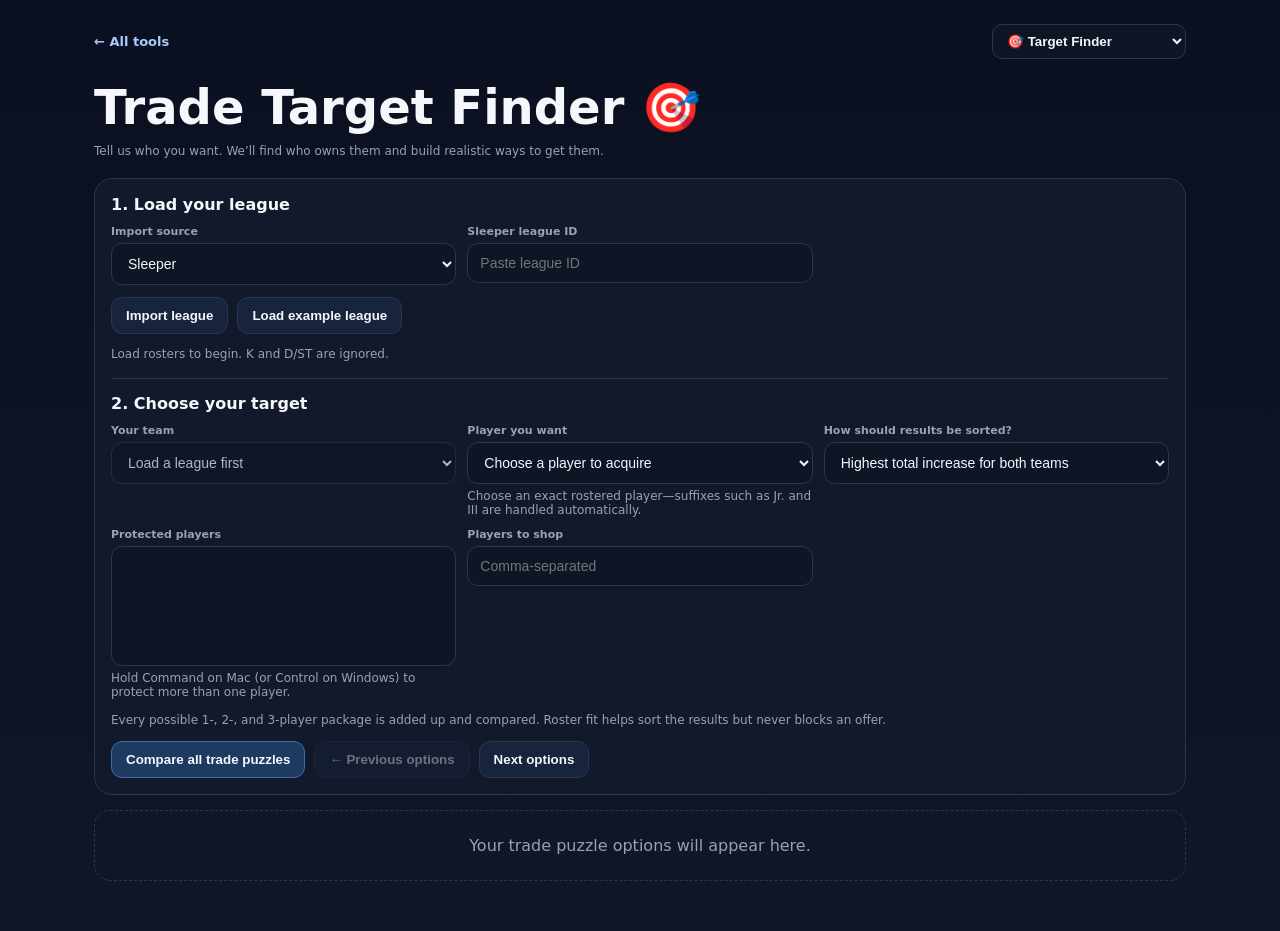
<file: target.html>
<!doctype html><html lang="en"><head><meta charset="utf-8"><meta name="viewport" content="width=device-width,initial-scale=1,viewport-fit=cover"><meta name="theme-color" content="#0b1020"><title>Trade Target Finder</title><style>
:root{--bg:#0b1020;--panel:#121a2b;--panel2:#0f1829;--text:#f5f7fb;--muted:#98a2b3;--border:#2a3650;--accent:#6ea8fe;--good:#65d6a6;--warn:#f0b35a;--bad:#ff7a90}*{box-sizing:border-box}body{margin:0;min-height:100dvh;font-family:Inter,system-ui,-apple-system,"Segoe UI",sans-serif;background:linear-gradient(180deg,#0b1020,#0f1728);color:var(--text)}.wrap{max-width:1120px;margin:auto;padding:24px 14px 50px}.top{display:flex;justify-content:space-between;align-items:center;gap:12px}.back{color:#a9c9ff;text-decoration:none;font-weight:800;font-size:13px}h1{font-size:clamp(28px,6vw,48px);margin:20px 0 6px}.sub,.help,.status{color:var(--muted);font-size:12px;line-height:1.5}.panel,.offer{background:rgba(18,26,43,.96);border:1px solid var(--border);border-radius:18px;padding:16px}.panel{margin-top:18px}.section{margin-top:15px;padding-top:15px;border-top:1px solid var(--border)}.section:first-child{margin-top:0;padding-top:0;border:0}.section h2{font-size:16px;margin:0 0 11px}.grid{display:grid;grid-template-columns:repeat(3,minmax(0,1fr));gap:11px}.field label{display:block;font-size:11px;color:var(--muted);font-weight:750;margin-bottom:5px}.field input,.field select,.field textarea{width:100%;background:#0e1626;color:var(--text);border:1px solid var(--border);border-radius:11px;padding:11px 12px;font-size:14px;outline:none}.field input:focus,.field select:focus,.field textarea:focus{border-color:var(--accent)}.field textarea{min-height:120px;resize:vertical}.actions{display:flex;gap:9px;flex-wrap:wrap;margin-top:12px}.btn{border:1px solid var(--border);background:#17243b;color:var(--text);border-radius:11px;padding:10px 14px;font-weight:850;cursor:pointer}.primary{background:#1e3a60;border-color:#3f6fa8}.target-wrap{position:relative}.matches{position:absolute;z-index:20;left:0;right:0;top:100%;background:#111c2f;border:1px solid var(--border);border-radius:11px;max-height:270px;overflow:auto;box-shadow:0 14px 32px #0008}.match{display:flex;justify-content:space-between;width:100%;border:0;border-bottom:1px solid var(--border);background:transparent;color:var(--text);padding:11px 12px;text-align:left;cursor:pointer}.match:last-child{border:0}.match small{color:var(--muted)}.hidden{display:none!important}.status{margin-top:11px}.results{display:grid;gap:12px;margin-top:15px}.offer-head{display:flex;justify-content:space-between;gap:10px;align-items:flex-start}.offer h3{margin:0;font-size:17px}.badge{border:1px solid var(--border);border-radius:999px;padding:6px 9px;color:var(--good);font-size:12px;font-weight:850;white-space:nowrap}.sides{display:grid;grid-template-columns:1fr 1fr;gap:10px;margin-top:11px}.side{background:var(--panel2);border:1px solid var(--border);border-radius:13px;padding:11px}.side-label{color:var(--muted);font-size:10px;font-weight:850;text-transform:uppercase}.chips{display:flex;flex-wrap:wrap;gap:6px;margin-top:8px}.chip,.pill{border:1px solid var(--border);border-radius:999px;padding:6px 9px;font-size:12px;font-weight:700}.meta{display:flex;gap:7px;flex-wrap:wrap;margin-top:10px}.pill{color:var(--muted)}.why{color:var(--muted);font-size:12px;line-height:1.5;margin-top:10px}.empty{border:1px dashed var(--border);border-radius:16px;padding:25px;text-align:center;color:var(--muted)}.modal{position:fixed;inset:0;background:#000b;display:grid;place-items:center;padding:18px;z-index:50}.modal-card{max-width:500px;background:var(--panel);border:1px solid var(--border);border-radius:18px;padding:20px}.modal-card h2{margin-top:0}.modal-card p{color:var(--muted);line-height:1.55}.checks{display:flex;gap:12px;flex-wrap:wrap}.checks label{font-size:12px;color:var(--muted)}@media(max-width:760px){.grid,.sides{grid-template-columns:1fr}.top{align-items:flex-start}.offer-head{flex-direction:column}.badge{white-space:normal}}
</style></head><body><main class="wrap"><div class="top"><a class="back" href="index.html">← All tools</a><span class="sub">Values stay hidden</span></div><h1>Trade Target Finder 🎯</h1><div class="sub">Tell us who you want. We’ll find who owns them and build realistic ways to get them.</div><section class="panel"><div class="section"><h2>1. Load your league</h2><div class="grid"><div class="field"><label>Import source</label><select id="source"><option value="sleeper">Sleeper</option><option value="espn">ESPN</option><option value="yahoo">Yahoo</option><option value="manual">Manual / universal</option></select></div><div class="field source sleeper"><label>Sleeper league ID</label><input id="sleeperId" placeholder="Paste league ID"></div><div class="field source espn hidden"><label>ESPN league ID or URL</label><input id="espnId" placeholder="League ID or URL"></div><div class="field source espn hidden"><label>Season</label><input id="espnSeason" type="number" value="2026"></div><div class="field source yahoo hidden"><label>Yahoo league key / ID</label><input id="yahooKey" placeholder="nfl.l.123456"></div><div class="field source yahoo hidden"><label>Yahoo OAuth token</label><input id="yahooToken" type="password" autocomplete="off" placeholder="Required by Yahoo"></div><div class="field source manual hidden" style="grid-column:1/-1"><label>One team per line</label><textarea id="manual" placeholder="My Team: Josh Allen, Chase Brown, Malik Nabers&#10;Team Two: James Cook III, CeeDee Lamb, Trey McBride"></textarea></div></div><div class="actions"><button id="importBtn" class="btn">Import league</button><button id="demoBtn" class="btn">Load example league</button></div><div id="status" class="status">Load rosters to begin. K and D/ST are ignored.</div></div><div class="section"><h2>2. Choose your target</h2><div class="grid"><div class="field"><label>Your team</label><select id="focus" disabled><option>Load a league first</option></select></div><div class="field target-wrap"><label>Player you want</label><input id="targetPlayer" autocomplete="off" placeholder="Try James Cook"><div id="matches" class="matches hidden"></div></div><div class="field"><label>How much should you win?</label><select id="band"><option value="mutual">Mutual — near even</option><option value="slight" selected> Slight win — 1–2%</option><option value="solid">Solid win — 2–3%</option><option value="strong">Strong trade — 3–5%</option><option value="fleece">Fleece — 5–10%</option></select></div><div class="field"><label>Protected players</label><input id="protect" placeholder="Comma-separated"></div><div class="field"><label>Players to shop</label><input id="shop" placeholder="Comma-separated"></div><div class="field"><label>Target-team fit requirement</label><select id="fit"><option value="strict">Strictly plausible</option><option value="balanced" selected>Balanced</option><option value="loose">Show long shots too</option></select></div></div><div class="checks" style="margin-top:12px"><label><input type="checkbox" class="shape" value="1x1" checked> 1-for-1</label><label><input type="checkbox" class="shape" value="2x1" checked> 2-for-1</label><label><input type="checkbox" class="shape" value="3x2" checked> 3-for-2</label><label><input type="checkbox" class="shape" value="switch" checked> Add / switch secondary pieces</label></div><div class="actions"><button id="generate" class="btn primary">Build offers</button><button id="fresh" class="btn">Fresh options</button></div></div></section><section id="results" class="results"><div class="empty">Your trade puzzle options will appear here.</div></section></main><div id="modal" class="modal hidden"><div class="modal-card"><h2 id="modalTitle">Import unavailable</h2><p id="modalBody"></p><div class="actions"><button id="manualJump" class="btn primary">Use manual import</button><button id="modalClose" class="btn">Close</button></div></div></div><script>
const PLAYERS=[["Josh Allen","QB",86.9],["Joe Burrow","QB",83.9],["Brock Purdy","QB",80.8],["Caleb Williams","QB",77.8],["Jordan Love","QB",72.9],["Trevor Lawrence","QB",71.1],["Jared Goff","QB",68.8],["Dak Prescott","QB",67.1],["Jayden Daniels","QB",66.0],["C.J. Stroud","QB",65.1],["Patrick Mahomes","QB",63.6],["Tyler Shough","QB",62.4],["Kirk Cousins","QB",61.5],["Matthew Stafford","QB",59.4],["Bryce Young","QB",59.32],["Aaron Rodgers","QB",58.0],["Bo Nix","QB",57.9],["Justin Herbert","QB",56.8],["Michael Penix Jr.","QB",56.2],["J.J. McCarthy","QB",55.6],["Baker Mayfield","QB",55.0],["Jacoby Brissett","QB",54.96],["Sam Darnold","QB",54.7],["Cam Ward","QB",54.4],["Deshaun Watson","QB",53.6],["Malik Willis","QB",52.9],["Fernando Mendoza","QB",52.8],["Joe Milton III","QB",52.5],["Kyler Murray","QB",52.48],["Carson Beck","QB",52.1],["Daniel Jones","QB",52.0],["Kyle McCord","QB",51.7],["Shedeur Sanders","QB",51.6],["Drew Lock","QB",51.4],["Jameis Winston","QB",51.39],["Marcus Mariota","QB",51.38],["Tanner McKee","QB",51.2],["Tyson Bagent","QB",51.17],["Carson Wentz","QB",50.7],["Gardner Minshew II","QB",50.69],["Mac Jones","QB",50.6],["Anthony Richardson Sr.","QB",50.5],["Geno Smith","QB",49.0],["Drake Maye","QB",8.0],["Lamar Jackson","QB",6.0],["Jalen Hurts","QB",0.0],["Jaxson Dart","QB",0.0],["Tyler Huntley","QB",0.0],["Jahmyr Gibbs","RB",100.0],["Bijan Robinson","RB",98.8],["Christian McCaffrey","RB",97.6],["James Cook III","RB",96.8],["Kenneth Walker III","RB",95.2],["Javonte Williams","RB",93.9],["Jonathan Taylor","RB",92.4],["D'Andre Swift","RB",91.5],["Chuba Hubbard","RB",91.0],["Bucky Irving","RB",90.5],["Chase Brown","RB",90.2],["Bhayshul Tuten","RB",89.5],["Jaylen Warren","RB",83.3],["Kyren Williams","RB",79.4],["Omarion Hampton","RB",78.0],["Breece Hall","RB",75.7],["Blake Corum","RB",75.5],["Tony Pollard","RB",74.2],["Ollie Gordon II","RB",74.0],["Saquon Barkley","RB",73.1],["Elijah Johnson","RB",72.0],["Derrick Henry","RB",71.5],["Jonah Coleman","RB",71.3],["Quinshon Judkins","RB",69.9],["Cam Skattebo","RB",69.7],["Ashton Jeanty","RB",69.5],["Rhamondre Stevenson","RB",68.9],["Josh Jacobs","RB",65.0],["Jordan Mason","RB",64.96],["Kyle Monangai","RB",61.47],["Woody Marks","RB",61.0],["Rachaad White","RB",59.5],["Rico Dowdle","RB",59.3],["Jeremiyah Love","RB",59.1],["Braelon Allen","RB",59.0],["Zach Charbonnet","RB",57.8],["Jadarian Price","RB",57.1],["David Montgomery","RB",57.06],["Tyler Allgeier","RB",56.7],["Kenny Gainwell","RB",56.1],["Travis Etienne Jr.","RB",56.0],["Mike Washington Jr.","RB",55.9],["Emmett Johnson","RB",55.52],["Kaelon Black","RB",55.3],["Aaron Jones Sr.","RB",54.8],["RJ Harvey","RB",54.76],["TreVeyon Henderson","RB",54.3],["J.K. Dobbins","RB",54.0],["Dylan Sampson","RB",53.7],["Chris Rodriguez Jr.","RB",53.5],["Seth McGowan","RB",53.3],["Jacory Croskey-Merritt","RB",53.22],["Samaje Perine","RB",52.87],["Tyjae Spears","RB",52.85],["Audric Estime","RB",52.7],["Devin Singletary","RB",52.6],["Justice Hill","RB",52.47],["Brian Robinson Jr.","RB",52.4],["Jonathon Brooks","RB",52.32],["Corey Kiner","RB",51.9],["MarShawn Lloyd","RB",51.68],["Kaleb Johnson","RB",51.66],["Austin Ekeler","RB",51.57],["Tank Bigsby","RB",51.55],["Bam Knight","RB",51.5],["Jaylen Wright","RB",51.49],["Ray Davis","RB",51.48],["Tyrone Tracy Jr.","RB",51.47],["Sione Vaki","RB",51.3],["Will Shipley","RB",51.15],["Sean Tucker","RB",51.1],["Ty Johnson","RB",51.08],["Demond Claiborne","RB",51.07],["Alvin Kamara","RB",51.0],["Keaton Mitchell","RB",50.96],["Nicholas Singleton","RB",50.9],["Elijah Mitchell","RB",50.88],["Jawhar Jordan","RB",50.86],["Brashard Smith","RB",50.84],["Roschon Johnson","RB",50.8],["Kaytron Allen","RB",50.79],["Emari Demercado","RB",50.78],["CJ Donaldson","RB",50.77],["Emanuel Wilson","RB",50.68],["Jordan James","RB",50.67],["Tyler Goodson","RB",50.59],["Trevor Etienne","RB",50.58],["Kimani Vidal","RB",50.49],["DJ Giddens","RB",50.48],["James Conner","RB",50.47],["Chris Brooks","RB",50.45],["LeQuint Allen Jr.","RB",50.44],["George Holani","RB",50.4],["Adam Randall","RB",50.38],["Kendre Miller","RB",50.37],["Isaiah Davis","RB",50.3],["Tahj Brooks","RB",50.28],["Kareem Hunt","RB",50.27],["Raheim Sanders","RB",49.8],["Jaydon Blue","RB",49.76],["Jaleel McLaughlin","RB",49.7],["Ameer Abdullah","RB",0.0],["De'Von Achane","RB",0.0],["Isiah Pacheco","RB",0.0],["Kenneth Gainwell","RB",0.0],["Jaxon Smith-Njigba","WR",99.6],["Ja'Marr Chase","WR",98.2],["Amon-Ra St. Brown","WR",96.2],["CeeDee Lamb","WR",94.9],["Justin Jefferson","WR",94.6],["Malik Nabers","WR",94.4],["Chris Olave","WR",94.2],["Nico Collins","WR",92.7],["George Pickens","WR",91.8],["Christian Watson","WR",91.4],["Drake London","WR",89.3],["Tee Higgins","WR",88.8],["Puka Nacua","WR",88.2],["Parker Washington","WR",87.0],["Matthew Golden","WR",85.0],["Zay Flowers","WR",84.5],["Garrett Wilson","WR",83.0],["Luther Burden III","WR",81.8],["Tetairoa McMillan","WR",81.3],["DJ Moore","WR",80.3],["Rashee Rice","WR",79.6],["Jameson Williams","WR",79.0],["Carnell Tate","WR",77.92],["DeVonta Smith","WR",77.7],["Mike Evans","WR",76.5],["Stefon Diggs","WR",75.2],["Jalen Coker","WR",74.7],["Jaylen Waddle","WR",74.3],["Emeka Egbuka","WR",73.92],["A.J. Brown","WR",72.1],["Rome Odunze","WR",71.2],["KC Concepcion","WR",70.8],["DK Metcalf","WR",70.6],["Josh Downs","WR",69.82],["Denzel Boston","WR",68.72],["Ladd McConkey","WR",68.5],["Jakobi Meyers","WR",68.3],["Makai Lemon","WR",68.22],["Jordyn Tyson","WR",67.6],["Wan'Dale Robinson","WR",67.3],["Tre' Harris","WR",66.5],["Omar Cooper Jr.","WR",66.2],["Jordan Addison","WR",65.8],["Keenan Allen","WR",65.5],["Khalil Shakir","WR",65.42],["Tre Tucker","WR",63.8],["Adonai Mitchell","WR",63.72],["Deebo Samuel","WR",63.5],["Courtland Sutton","WR",63.2],["Jalen Tyson","WR",63.0],["Caleb Douglas","WR",62.6],["Chris Godwin Jr.","WR",61.45],["Antonio Williams","WR",61.4],["Marvin Harrison Jr.","WR",61.32],["Malik Washington","WR",60.4],["Ryan Flournoy","WR",60.2],["DeMario Douglas","WR",58.96],["Romeo Doubs","WR",57.72],["De'Zhaun Stribling","WR",57.7],["Devaughn Vele","WR",57.5],["Dontayvion Wicks","WR",57.02],["Xavier Worthy","WR",56.5],["Davante Adams","WR",56.4],["Malachi Fields","WR",56.12],["Germie Bernard","WR",55.96],["Tank Dell","WR",55.92],["Michael Pittman Jr.","WR",55.82],["Alec Pierce","WR",55.5],["Ja'Kobi Lane","WR",54.92],["Rashid Shaheed","WR",54.9],["Chris Bell","WR",54.86],["Keon Coleman","WR",54.72],["Pat Bryant","WR",54.6],["Kayshon Boutte","WR",53.8],["Brian Thomas Jr.","WR",53.47],["Quentin Johnston","WR",53.45],["Roman Wilson","WR",53.42],["Jordan Watkins","WR",53.2],["Ted Hurst III","WR",53.1],["Kalif Raymond","WR",53.0],["Konata Mumpfield","WR",52.66],["Mack Hollins","WR",52.56],["Jerry Jeudy","WR",52.45],["Jauan Jennings","WR",52.2],["Dohnte Meyers","WR",52.06],["Isaac TeSlaa","WR",52.02],["Chimere Dike","WR",51.82],["Jalen Nailor","WR",51.8],["Xavier Hutchinson","WR",51.78],["Darnell Mooney","WR",51.76],["Jalen McMillan","WR",51.74],["Efton Chism III","WR",51.64],["Kyle Williams","WR",51.52],["Rashod Bateman","WR",51.46],["Calvin Ridley","WR",51.45],["Cyrus Allen","WR",51.44],["Darius Cooper","WR",51.43],["Treylon Burks","WR",51.42],["Jahan Dotson","WR",51.37],["Travis Hunter","WR",51.36],["Bryce Lance","WR",51.35],["Troy Franklin","WR",51.34],["Kevin Coleman Jr.","WR",51.33],["Elic Ayomanor","WR",51.27],["Christian Kirk","WR",51.25],["Andrei Iosivas","WR",51.12],["Marvin Mims Jr.","WR",51.05],["Skyler Bell","WR",51.04],["Xavier Legette","WR",51.02],["Van Jefferson","WR",50.75],["Brenen Thompson","WR",50.74],["Jalen Royals","WR",50.66],["Elijah Sarratt","WR",50.65],["Tory Horton","WR",50.57],["Tyreek Hill","WR",50.56],["Joshua Palmer","WR",50.55],["Tez Johnson","WR",50.54],["Savion Williams","WR",50.43],["Hollywood Brown","WR",50.42],["Tutu Atwell","WR",50.35],["Colbie Young","WR",50.25],["Reggie Virgil","WR",50.2],["Zachariah Branch","WR",50.16],["Jack Bech","WR",50.1],["CJ Daniels","WR",49.72],["Cooper Kupp","WR",49.5],["Barion Brown","WR",0.0],["Jacob Cowing","WR",0.0],["Jalen Brooks","WR",0.0],["Jayden Reed","WR",0.0],["Jaylin Noel","WR",0.0],["John Metchie III","WR",0.0],["Josh Cameron","WR",0.0],["Kendrick Bourne","WR",0.0],["Michael Wilson","WR",0.0],["Terry McLaurin","WR",0.0],["Trey McBride","TE",85.1],["George Kittle","TE",82.4],["Brock Bowers","TE",81.0],["Colston Loveland","TE",79.5],["Isaiah Likely","TE",77.1],["Harold Fannin Jr.","TE",76.0],["Tucker Kraft","TE",73.8],["Sam LaPorta","TE",72.3],["Dalton Kincaid","TE",70.4],["Tyler Warren","TE",64.92],["Travis Kelce","TE",63.42],["Kyle Pitts Sr.","TE",63.3],["Dallas Goedert","TE",62.9],["Mark Andrews","TE",62.5],["Brenton Strange","TE",61.42],["T.J. Hockenson","TE",60.92],["Chig Okonkwo","TE",59.9],["Mike Gesicki","TE",58.92],["Juwan Johnson","TE",58.3],["Hunter Henry","TE",57.6],["Pat Freiermuth","TE",56.9],["Terrance Ferguson","TE",56.72],["Greg Dulcich","TE",56.66],["Dalton Schultz","TE",56.62],["Darren Waller","TE",55.8],["Kenyon Sadiq","TE",55.26],["AJ Barner","TE",55.22],["Tyler Higbee","TE",54.82],["Michael Mayer","TE",54.1],["Darnell Washington","TE",53.62],["Colby Parkinson","TE",53.06],["Cade Otton","TE",53.02],["Evan Engram","TE",52.82],["Gunnar Helm","TE",52.62],["Eli Raridon","TE",52.52],["Mason Taylor","TE",52.44],["Oronde Gadsden II","TE",52.42],["Jake Ferguson","TE",51.72],["David Njoku","TE",51.62],["Tommy Tremble","TE",51.41],["Charlie Kolar","TE",51.32],["Eli Stowers","TE",51.22],["Nate Boerkircher","TE",50.92],["Noah Fant","TE",50.82],["Zach Ertz","TE",50.73],["Justin Joly","TE",50.72],["Theo Johnson","TE",50.64],["Noah Gray","TE",50.63],["Dawson Knox","TE",50.62],["Daniel Bellinger","TE",50.61],["Brevyn Spann-Ford","TE",50.53],["Oscar Delp","TE",50.52],["Mitchell Evans","TE",50.51],["Ben Sinnott","TE",50.34],["Marlin Klein","TE",50.32],["Matt Hibner","TE",50.24],["Sam Roush","TE",50.22],["Ja'Tavion Sanders","TE",50.12],["Josh Cuevas","TE",50.0],["Jonnu Smith","TE",49.62],["Cole Kmet","TE",0.0],["Davis Allen","TE",0.0],["Elijah Arroyo","TE",0.0],["Elijah Higgins","TE",0.0],["Erick All Jr.","TE",0.0],["Will Mallory","TE",0.0]];
const PENALTY=60,DB=Object.fromEntries(PLAYERS.map(p=>[p[0],{name:p[0],pos:p[1],v:p[2]}]));let league={},chosen=null,offset=0;const $=id=>document.getElementById(id),norm=s=>String(s||'').toLowerCase().replace(/[^a-z0-9]/g,'');const nm=Object.fromEntries(PLAYERS.map(p=>[norm(p[0]),p[0]]));nm.jamescook='James Cook III';nm.devanteadams='Davante Adams';function canon(s){return nm[norm(s)]||null}function esc(s){return String(s).replace(/[&<>"']/g,c=>({'&':'&amp;','<':'&lt;','>':'&gt;','"':'&quot;',"'":'&#039;'}[c]))}function names(v){return new Set(String(v||'').split(',').map(x=>canon(x.trim())||x.trim()).filter(Boolean))}function modal(t,b){$('modalTitle').textContent=t;$('modalBody').textContent=b;$('modal').classList.remove('hidden')}function refresh(){let teams=Object.keys(league),f=$('focus');f.innerHTML='';teams.forEach(t=>f.add(new Option(t,t)));f.disabled=!teams.length;if(!teams.length)f.add(new Option('Load a league first',''))}$('source').onchange=()=>document.querySelectorAll('.source').forEach(x=>x.classList.toggle('hidden',!x.classList.contains($('source').value)));function parseManual(){let out={},miss=[];$('manual').value.trim().split(/\n+/).forEach(line=>{let k=line.indexOf(':');if(k<1)return;let roster=line.slice(k+1).split(',').map(x=>x.trim()),matched=roster.map(canon).filter(Boolean);roster.filter(x=>!canon(x)).forEach(x=>miss.push(x));if(matched.length)out[line.slice(0,k).trim()]=[...new Set(matched)]});if(Object.keys(out).length<2)throw Error('Add at least two teams in the shown format.');league=out;refresh();$('status').textContent=`Loaded ${Object.keys(out).length} teams.${miss.length?' Unmatched: '+miss.slice(0,8).join(', '):''}`}async function sleeper(){let id=$('sleeperId').value.trim();let [u,r,p]=await Promise.all([fetch(`https://api.sleeper.app/v1/league/${id}/users`),fetch(`https://api.sleeper.app/v1/league/${id}/rosters`),fetch('https://api.sleeper.app/v1/players/nfl')]);if(!u.ok||!r.ok||!p.ok)throw Error();let users=await u.json(),rosters=await r.json(),sp=await p.json(),um=Object.fromEntries(users.map(x=>[x.user_id,x.metadata?.team_name||x.display_name||x.user_id])),out={},matched=0,total=0;rosters.forEach(x=>{let a=[];(x.players||[]).forEach(id=>{total++;let o=sp[id],c=o&&canon(o.full_name||`${o.first_name||''} ${o.last_name||''}`);if(c){a.push(c);matched++}});out[um[x.owner_id]||`Roster ${x.roster_id}`]=[...new Set(a)]});league=out;refresh();$('status').textContent=`Imported ${Object.keys(out).length} Sleeper teams. Matched ${matched}/${total} players.`}function espnId(raw){if(/^\d+$/.test(raw))return raw;return (raw.match(/leagueId[=\/]?(\d+)/i)||raw.match(/leagues\/(\d+)/)||[])[1]||''}async function espn(){let id=espnId($('espnId').value),season=+$('espnSeason').value||2026;if(!id)throw Error('ID');let r=await fetch(`https://fantasy.espn.com/apis/v3/games/ffl/seasons/${season}/segments/0/leagues/${id}?view=mTeam&view=mRoster`,{credentials:'omit'});if(r.status===401||r.status===403)throw Error('PRIVATE');if(!r.ok)throw Error();let d=await r.json(),out={};(d.teams||[]).forEach(t=>{let a=[];((t.roster||{}).entries||[]).forEach(e=>{let p=e.playerPoolEntry?.player,c=p&&canon(p.fullName||p.displayName);if(c)a.push(c)});if(a.length)out[t.name||`Team ${t.id}`]=[...new Set(a)]});if(Object.keys(out).length<2)throw Error('PRIVATE');league=out;refresh();$('status').textContent=`Imported ${Object.keys(out).length} ESPN teams.`}async function yahoo(){let key=$('yahooKey').value.trim(),token=$('yahooToken').value.trim();if(/^\d+$/.test(key))key=`nfl.l.${key}`;if(!token)throw Error('AUTH');async function xml(url){let r=await fetch(url,{headers:{Authorization:`Bearer ${token}`,Accept:'application/xml'}});if(!r.ok)throw Error('AUTH');return new DOMParser().parseFromString(await r.text(),'application/xml')}let td=await xml(`https://fantasysports.yahooapis.com/fantasy/v2/league/${encodeURIComponent(key)}/teams`),teams=[...td.getElementsByTagName('team')].map(t=>({key:t.getElementsByTagName('team_key')[0]?.textContent,name:t.getElementsByTagName('name')[0]?.textContent})).filter(x=>x.key),out={};for(let t of teams){let d=await xml(`https://fantasysports.yahooapis.com/fantasy/v2/team/${encodeURIComponent(t.key)}/roster/players`),a=[];[...d.getElementsByTagName('player')].forEach(p=>{let c=canon(p.getElementsByTagName('full')[0]?.textContent);if(c)a.push(c)});if(a.length)out[t.name||t.key]=[...new Set(a)]}$('yahooToken').value='';if(Object.keys(out).length<2)throw Error('AUTH');league=out;refresh();$('status').textContent=`Imported ${Object.keys(out).length} Yahoo teams.`}$('importBtn').onclick=async()=>{try{$('status').textContent='Importing…';let s=$('source').value;if(s==='manual')parseManual();if(s==='sleeper')await sleeper();if(s==='espn')await espn();if(s==='yahoo')await yahoo()}catch(e){$('status').textContent='Direct import unavailable.';modal(e.message==='PRIVATE'?'This ESPN league is private':e.message==='AUTH'?'Yahoo authorization required':'League import failed','The platform could not expose these rosters to this static page. Make the league public where applicable, or use the universal manual import.')}};$('demoBtn').onclick=()=>{league={North:['Josh Allen','Chase Brown','Malik Nabers','Tee Higgins','Sam LaPorta','Tony Pollard','Xavier Worthy'],South:['James Cook III','CeeDee Lamb','George Pickens','Trey McBride','Bo Nix','Rico Dowdle','Keenan Allen'],West:['Lamar Jackson','Bijan Robinson','Breece Hall','Drake London','DeVonta Smith','Mark Andrews','Cooper Kupp']};refresh();$('status').textContent='Loaded a 3-team example league. Try James Cook.'};$('modalClose').onclick=()=>$('modal').classList.add('hidden');$('manualJump').onclick=()=>{$('modal').classList.add('hidden');$('source').value='manual';$('source').onchange();$('manual').focus()};
function showMatches(){let q=norm($('targetPlayer').value),onRoster=new Set(Object.values(league).flat()),list=PLAYERS.filter(p=>!q||norm(p[0]).includes(q)).filter(p=>!Object.keys(league).length||onRoster.has(p[0])).slice(0,14);$('matches').innerHTML=list.map(p=>`<button class="match" data-name="${esc(p[0])}"><span>${esc(p[0])}</span><small>${p[1]}</small></button>`).join('');$('matches').classList.toggle('hidden',!list.length);$('matches').querySelectorAll('button').forEach(b=>b.onclick=()=>{chosen=b.dataset.name;$('targetPlayer').value=chosen;$('matches').classList.add('hidden')})}$('targetPlayer').oninput=()=>{chosen=null;showMatches()};$('targetPlayer').onfocus=showMatches;document.addEventListener('click',e=>{if(!e.target.closest('.target-wrap'))$('matches').classList.add('hidden')});function sum(a){return a.reduce((s,n)=>s+DB[n].v,0)}function eff(give,recv){return{a:sum(recv)-Math.max(0,recv.length-give.length)*PENALTY,b:sum(give)-Math.max(0,give.length-recv.length)*PENALTY}}function pct(give,recv){let x=eff(give,recv);return (x.a/x.b-1)*100}function utility(r){let used=new Set(),pool=r.filter(x=>DB[x]);function take(pos,n){let a=pool.filter(x=>DB[x].pos===pos&&!used.has(x)).sort((a,b)=>DB[b].v-DB[a].v).slice(0,n);a.forEach(x=>used.add(x));return a}let starters=[...take('QB',1),...take('RB',2),...take('WR',2),...take('TE',1)],flex=pool.filter(x=>!used.has(x)&&DB[x].pos!=='QB').sort((a,b)=>DB[b].v-DB[a].v).slice(0,2);flex.forEach(x=>used.add(x));return [...starters,...flex].reduce((s,x)=>s+Math.max(0,DB[x].v-60),0)}function after(r,g,rec){let s=new Set(g);return r.filter(x=>!s.has(x)).concat(rec)}function combos(a,max){let o=a.map(x=>[x]);if(max>=2)for(let i=0;i<a.length;i++)for(let j=i+1;j<a.length;j++)o.push([a[i],a[j]]);if(max>=3){let top=[...a].sort((x,y)=>DB[y].v-DB[x].v).slice(0,10);for(let i=0;i<top.length;i++)for(let j=i+1;j<top.length;j++)for(let k=j+1;k<top.length;k++)o.push([top[i],top[j],top[k]])}return o}function range(){return{mutual:[-2,2],slight:[1,2],solid:[2,3],strong:[3,5],fleece:[5,10]}[$('band').value]}function distance(p){let r=range();return p<r[0]?r[0]-p:p>r[1]?p-r[1]:0}function build(){let focus=$('focus').value,target=chosen||canon($('targetPlayer').value),owner=Object.keys(league).find(t=>league[t].includes(target));if(!focus||!target||!owner){$('status').textContent='Choose your team and select a rostered target player.';return[]}if(owner===focus){$('status').textContent=`${target} is already on ${focus}.`;return[]}let protect=names($('protect').value),shop=names($('shop').value),A=league[focus].filter(x=>DB[x]&&!protect.has(x)&&x!==target),B=league[owner].filter(x=>DB[x]&&x!==target),shapes=new Set([...document.querySelectorAll('.shape:checked')].map(x=>x.value)),baseA=utility(league[focus]),baseB=utility(league[owner]),fitFloor={strict:.25,balanced:-.5,loose:-2}[$('fit').value],out=[];let addCandidate=(give,extra,label)=>{let recv=[target,...extra],p=pct(give,recv);if(!Number.isFinite(p)||p < -20||p > 25)return;let newA=after(league[focus],give,recv),newB=after(league[owner],recv,give),da=utility(newA)-baseA,db=utility(newB)-baseB,dist=distance(p),exactBand=dist===0,exactFit=db>=fitFloor,shopBoost=give.some(x=>shop.has(x))?6:0,score=(exactBand?80:0)+(exactFit?35:0)-dist*7-Math.max(0,fitFloor-db)*8+db*2+da+shopBoost;out.push({focus,owner,target,give,recv,p,da,db,label,score,shopped:shopBoost>0,exactBand,exactFit})};let ac=combos(A,3);for(let g of ac){if(g.length===1&&shapes.has('1x1'))addCandidate(g,[],'Straight 1-for-1');if(g.length===2&&shapes.has('2x1'))addCandidate(g,[],'2-for-1 consolidation');if(g.length===3&&shapes.has('3x2'))for(let x of B)addCandidate(g,[x],'3-for-2 puzzle');if(shapes.has('switch')&&g.length<=2)for(let x of B.slice(0,12))addCandidate(g,[x],'Secondary-piece switch')}out.sort((a,b)=>b.score-a.score);let seen=new Set;out=out.filter(x=>{let k=[...x.give].sort().join('+')+'|'+[...x.recv].sort().join('+');if(seen.has(k))return false;seen.add(k);return true});let exact=out.filter(x=>x.exactBand&&x.exactFit).length;$('status').textContent=`${target} belongs to ${owner}. ${exact?`Found ${exact} exact matches; closest alternatives are included too.`:'No exact overlap, so showing the closest realistic options instead.'}`;return out}function render(list){if(!list.length){$('results').innerHTML='<div class="empty">No usable package exists with these deal structures. Unprotect another player or enable more structures.</div>';return}$('results').innerHTML=list.slice(offset,offset+12).map(x=>{let fit=x.db>.5?'improves their lineup':x.db>-.2?'keeps their roster balanced':'is a tougher roster-fit sell',why=`${x.owner} might listen because this ${x.label.toLowerCase()} ${fit}.`;if(!x.exactBand)why+=' This is the closest available option to your requested win band, not an exact match.';if(!x.exactFit)why+=' It is below your roster-fit preference, so treat it as a negotiation starting point.';if(x.shopped)why+=' It also uses a player you marked to shop.';if(x.give.length!==x.recv.length)why+=` The −60 extra-player adjustment is included before the percentage.`;return `<article class="offer"><div class="offer-head"><div><h3>${esc(x.label)}</h3><div class="sub">${esc(x.focus)} targets ${esc(x.target)} from ${esc(x.owner)}</div></div><div class="badge">${x.exactBand?'Exact band':'Closest option'} • ${x.p>=0?'Your win':'You give'} ${Math.abs(x.p).toFixed(1)}%</div></div><div class="sides"><div class="side"><div class="side-label">You send</div><div class="chips">${x.give.map(n=>`<span class="chip">${esc(n)}</span>`).join('')}</div></div><div class="side"><div class="side-label">You receive</div><div class="chips">${x.recv.map(n=>`<span class="chip">${esc(n)}</span>`).join('')}</div></div></div><div class="meta"><span class="pill">${x.give.length}-for-${x.recv.length}</span><span class="pill">Target-team fit: ${x.db>.5?'strong':x.db>-.2?'plausible':'long shot'}</span><span class="pill">${x.exactBand&&x.exactFit?'Matches every filter':'Nearby alternative'}</span><span class="pill">Protected players excluded</span></div><div class="why">${esc(why)}</div></article>`}).join('')}$('generate').onclick=()=>{offset=0;render(build())};$('fresh').onclick=()=>{let a=build();offset=a.length?((offset+8)%a.length):0;render(a)};refresh();
</script><script>
// Broad-search target engine: compare every 1–3 player package, then sort instead of filtering.
const oldBand=$('band');oldBand.parentElement.innerHTML='<label>How should results be sorted?</label><select id="sortMode"><option value="fit">Best fit for both teams + a win for me</option><option value="even">Most even trade</option><option value="win">Biggest win percentage</option></select>';
const oldFit=$('fit');oldFit.parentElement.innerHTML='<label>Package search</label><select disabled><option>All 1–3 player combinations</option></select>';
const checks=document.querySelector('.checks');checks.className='help';checks.innerHTML='Every possible 1-, 2-, and 3-player package is added up and compared. Roster fit helps sort the results but never blocks an offer.';
$('generate').textContent='Compare all trade puzzles';$('fresh').textContent='Next options';
function partnerCombos(roster){const ranked=[...roster].filter(n=>DB[n]).sort((a,b)=>DB[b].v-DB[a].v);return [[]].concat(combos(ranked,2))}
build=function(){
  const focus=$('focus').value,target=chosen||canon($('targetPlayer').value),owner=Object.keys(league).find(t=>league[t].includes(target));
  if(!focus||!target||!owner){$('status').textContent='Choose your team and select a rostered target player.';return[]}
  if(owner===focus){$('status').textContent=`${target} is already on ${focus}.`;return[]}
  const protect=names($('protect').value),shop=names($('shop').value);
  const mine=league[focus].filter(n=>DB[n]&&!protect.has(n)&&n!==target);
  const theirs=league[owner].filter(n=>DB[n]&&n!==target);
  const myPackages=combos(mine,3),extras=partnerCombos(theirs),baseA=utility(league[focus]),baseB=utility(league[owner]),mode=$('sortMode').value,out=[];
  for(const give of myPackages)for(const extra of extras){
    const recv=[target,...extra];if(recv.length>3)continue;
    const p=pct(give,recv);if(!Number.isFinite(p)||Math.abs(p)>60)continue;
    const da=utility(after(league[focus],give,recv))-baseA,db=utility(after(league[owner],recv,give))-baseB;
    const shopped=give.some(n=>shop.has(n));
    let score;
    if(mode==='win')score=p*8+db*.35+da*.25+(shopped?5:0);
    else if(mode==='even')score=-Math.abs(p)*10+db*.3+da*.3+(shopped?4:0);
    else score=(p>=0?16:-Math.abs(p)*4)+Math.min(12,Math.max(-12,da))*1.6+Math.min(12,Math.max(-12,db))*1.6-Math.abs(p-2)*.7+(shopped?5:0);
    const label=give.length===1&&recv.length===1?'Straight 1-for-1':give.length>recv.length?`${give.length}-for-${recv.length} consolidation`:give.length<recv.length?`${give.length}-for-${recv.length} return package`:`${give.length}-for-${recv.length} piece swap`;
    out.push({focus,owner,target,give,recv,p,da,db,label,score,shopped});
  }
  out.sort((a,b)=>b.score-a.score);const seen=new Set(),unique=out.filter(x=>{const k=[...x.give].sort().join('+')+'|'+[...x.recv].sort().join('+');if(seen.has(k))return false;seen.add(k);return true});
  $('status').textContent=`${target} belongs to ${owner}. Compared ${unique.length.toLocaleString()} possible trade puzzles; showing the best-ranked options.`;return unique;
};
render=function(list){
  if(!list.length){$('results').innerHTML='<div class="empty">No packages could be built. Make sure your imported roster has valued players and that the target is on another team.</div>';return}
  $('results').innerHTML=list.slice(offset,offset+15).map((x,i)=>{const fit=x.db>.5?'improves their roster':x.db>-.5?'keeps their roster close to neutral':'is a harder roster-fit sell';let why=`${x.owner} might consider it because the package ${fit}.`;if(x.shopped)why+=' It uses someone you marked to shop.';if(x.give.length!==x.recv.length)why+=' The −60 adjustment is included for each extra roster spot.';return `<article class="offer"><div class="offer-head"><div><h3>${esc(x.label)}</h3><div class="sub">Ranked option ${i+1+offset} • ${esc(x.target)} from ${esc(x.owner)}</div></div><div class="badge">${x.p>=0?'Your win':'Their win'}: ${Math.abs(x.p).toFixed(1)}%</div></div><div class="sides"><div class="side"><div class="side-label">You send</div><div class="chips">${x.give.map(n=>`<span class="chip">${esc(n)}</span>`).join('')}</div></div><div class="side"><div class="side-label">You receive</div><div class="chips">${x.recv.map(n=>`<span class="chip">${esc(n)}</span>`).join('')}</div></div></div><div class="meta"><span class="pill">${x.give.length}-for-${x.recv.length}</span><span class="pill">Your roster fit: ${x.da>.5?'better':x.da>-.5?'neutral':'worse'}</span><span class="pill">Their roster fit: ${x.db>.5?'better':x.db>-.5?'neutral':'worse'}</span><span class="pill">Protected players excluded</span></div><div class="why">${esc(why)}</div></article>`}).join('');
};
$('generate').onclick=()=>{offset=0;render(build())};$('fresh').onclick=()=>{const a=build();offset=a.length?((offset+15)%a.length):0;render(a)};
</script><script>
// Updated one-QB value curve shared with the analyzer and generator.
const UPDATED_VALUES={"Josh Allen":95,"Lamar Jackson":93,"Caleb Williams":87,"Jalen Hurts":86,"Jayden Daniels":84,"Joe Burrow":82,"Drake Maye":79,"Justin Herbert":79,"Patrick Mahomes":78,"Trevor Lawrence":77,"Jaxson Dart":75,"Tyler Shough":73,"Brock Purdy":70,"Jordan Love":60,"Dak Prescott":60,"Bo Nix":60,"Jared Goff":60,"Matthew Stafford":60,"Baker Mayfield":59,"C.J. Stroud":59,"Bryce Young":58,"Kyler Murray":58,"Aaron Rodgers":55,"Jacoby Brissett":55,"Sam Darnold":55,"Geno Smith":55,"Cam Ward":55,"Kirk Cousins":52,"Daniel Jones":50,"Deshaun Watson":50,"Malik Willis":50,"Trey McBride":94,"Brock Bowers":91,"Colston Loveland":86,"Tyler Warren":84,"Dalton Kincaid":81,"Isaiah Likely":76,"Sam LaPorta":74,"Dallas Goedert":72,"Tucker Kraft":71};for(const [n,v] of Object.entries(UPDATED_VALUES))if(DB[n])DB[n].v=v;eff=function(give,recv){const extraQb=p=>Math.max(0,p.filter(n=>DB[n]?.pos==='QB').length-1)*12;return{a:sum(recv)-Math.max(0,recv.length-give.length)*PENALTY-extraQb(recv),b:sum(give)-Math.max(0,give.length-recv.length)*PENALTY-extraQb(give)}};
// Navigation, color-coded fit, and reversible pagination.
const extraStyle=document.createElement('style');extraStyle.textContent='.fit-good{color:var(--good)!important;border-color:#2f8065!important;background:#123328}.fit-bad{color:var(--bad)!important;border-color:#80394a!important;background:#351923}.tool-switch{width:auto;max-width:210px;background:#0e1626;color:var(--text);border:1px solid var(--border);border-radius:10px;padding:8px 10px;font-weight:750}.btn:disabled{opacity:.4;cursor:not-allowed}';document.head.appendChild(extraStyle);
const topRight=document.querySelector('.top .sub');topRight.innerHTML='<select id="toolSwitch" class="tool-switch" aria-label="Switch tool"><option value="target.html">🎯 Target Finder</option><option value="index.html">🏠 Home</option><option value="analyzer.html">⚖️ Trade Analyzer</option><option value="generator.html">🔁 Trade Generator</option><option value="tradefinder.html">🔄 Trade Block Finder</option><option value="waiver.html">➕ Waiver Assistant</option></select>';$('toolSwitch').onchange=e=>location.href=e.target.value;
const nextButton=$('fresh'),previousButton=document.createElement('button'),pageLabel=document.createElement('span');previousButton.id='previous';previousButton.className='btn';previousButton.textContent='← Previous options';previousButton.disabled=true;pageLabel.id='pageLabel';pageLabel.className='status';pageLabel.style.alignSelf='center';nextButton.parentElement.insertBefore(previousButton,nextButton);nextButton.parentElement.appendChild(pageLabel);
let currentResults=[];function updatePager(){const page=Math.floor(offset/15)+1,total=Math.max(1,Math.ceil(currentResults.length/15));previousButton.disabled=offset===0;nextButton.disabled=offset+15>=currentResults.length;pageLabel.textContent=`Page ${page} of ${total}`}
const broadRender=render;render=function(list){currentResults=list;broadRender(list);document.querySelectorAll('.offer').forEach((card,i)=>{const item=list[offset+i];if(!item)return;const pills=card.querySelectorAll('.meta .pill');if(pills[1])pills[1].classList.add(item.da>=0?'fit-good':'fit-bad');if(pills[2])pills[2].classList.add(item.db>=0?'fit-good':'fit-bad')});updatePager()};
$('generate').onclick=()=>{offset=0;render(build())};nextButton.onclick=()=>{if(offset+15<currentResults.length){offset+=15;render(currentResults);$('results').scrollIntoView({behavior:'smooth',block:'start'})}};previousButton.onclick=()=>{if(offset>0){offset=Math.max(0,offset-15);render(currentResults);$('results').scrollIntoView({behavior:'smooth',block:'start'})}};
</script><script>
(function(){
const sort=$('sortMode');sort.innerHTML='<option value="total">Highest total increase for both teams</option><option value="personal">Biggest personal win</option><option value="even">Most realistic / even</option>';
let ranked=[];function pctChange(delta,base){return delta/Math.max(20,Math.abs(base))*100}
function realisticTargetBuild(){const focus=$('focus').value,target=chosen||canon($('targetPlayer').value),owner=Object.keys(league).find(t=>league[t].includes(target));if(!focus||!target||!owner){$('status').textContent='Choose your team and select a rostered target player.';return[]}if(owner===focus){$('status').textContent=`${target} is already on your team.`;return[]}const protect=names($('protect').value),mine=league[focus].filter(n=>DB[n]&&!protect.has(n)&&n!==target),theirs=league[owner].filter(n=>DB[n]&&n!==target),baseA=utility(league[focus]),baseB=utility(league[owner]),mode=sort.value,out=[];for(const give of combos(mine,3))for(const extra of [[]].concat(combos(theirs,2))){const recv=[target,...extra];if(recv.length>3)continue;const edge=pct(give,recv);if(!Number.isFinite(edge)||edge < -10||edge > 12)continue;const da=utility(after(league[focus],give,recv))-baseA,db=utility(after(league[owner],recv,give))-baseB,yourPct=pctChange(da,baseA),theirPct=pctChange(db,baseB),totalPct=yourPct+theirPct;if(theirPct < -5||yourPct < -4||(mode==='total'&&(yourPct<=0||theirPct<=0)))continue;let score=mode==='personal'?yourPct*12+edge*2+theirPct:mode==='even'?-Math.abs(edge)*12+totalPct*3:totalPct*12-Math.abs(edge)*2;const label=give.length===recv.length?`${give.length}-for-${recv.length} offer`:give.length>recv.length?`${give.length}-for-${recv.length} consolidation`:`${give.length}-for-${recv.length} return package`;out.push({focus,owner,target,give,recv,p:edge,da,db,yourPct,theirPct,totalPct,score,label})}out.sort((a,b)=>b.score-a.score);$('status').textContent=`${target} belongs to ${owner}. Found ${out.length.toLocaleString()} plausible offers after removing one-sided and unrealistic packages.`;return out}
function realisticTargetRender(list){ranked=list;if(!list.length){$('results').innerHTML='<div class="empty">No plausible offers survived. Try unprotecting another player or choosing a different target.</div>';return}const page=list.slice(offset,offset+15);$('results').innerHTML=page.map((x,i)=>`<article class="offer"><div class="offer-head"><div><h3>${esc(x.label)}</h3><div class="sub">Option ${offset+i+1} • ${esc(x.target)} from ${esc(x.owner)}</div></div><div class="badge">Adjusted edge: ${x.p>=0?'+':''}${x.p.toFixed(1)}%</div></div><div class="sides"><div class="side"><div class="side-label">You send</div><div class="chips">${x.give.map(n=>`<span class="chip">${esc(n)}</span>`).join('')}</div></div><div class="side"><div class="side-label">You receive</div><div class="chips">${x.recv.map(n=>`<span class="chip">${esc(n)}</span>`).join('')}</div></div></div><div class="meta"><span class="pill ${x.yourPct>=0?'fit-good':'fit-bad'}">Your team: ${x.yourPct>=0?'+':''}${x.yourPct.toFixed(1)}%</span><span class="pill ${x.theirPct>=0?'fit-good':'fit-bad'}">Their team: ${x.theirPct>=0?'+':''}${x.theirPct.toFixed(1)}%</span><span class="pill ${x.totalPct>=0?'fit-good':'fit-bad'}">Combined: ${x.totalPct>=0?'+':''}${x.totalPct.toFixed(1)}%</span></div><div class="why">This offer remains inside the plausibility limits for package value and the other team's roster impact.</div></article>`).join('');$('pageLabel').textContent=`Page ${Math.floor(offset/15)+1} of ${Math.max(1,Math.ceil(list.length/15))}`;$('previous').disabled=offset===0;$('fresh').disabled=offset+15>=list.length}
$('generate').onclick=()=>{offset=0;realisticTargetRender(realisticTargetBuild())};$('fresh').onclick=()=>{if(offset+15<ranked.length){offset+=15;realisticTargetRender(ranked)}};$('previous').onclick=()=>{if(offset>0){offset=Math.max(0,offset-15);realisticTargetRender(ranked)}};
})();
for(const p of PLAYERS){const base=norm(p[0].replace(/\s+(?:Jr\.?|Sr\.?|II|III|IV|V)$/i,''));if(base&&!nm[base])nm[base]=p[0]} // Accept platform names with omitted suffixes.
const targetPackageField=[...document.querySelectorAll('.field')].find(f=>f.querySelector('label')?.textContent==='Package search');if(targetPackageField)targetPackageField.style.display='none';
setTimeout(()=>{const bonus=v=>Math.max(0,v-60)*(v>=95?.25:v>=90?.18:v>=80?.10:0);sum=a=>a.reduce((s,n)=>s+DB[n].v,0)+bonus(Math.max(...a.map(n=>DB[n].v)))},0); // Hidden best-player bonus: top asset only.
</script><script>const FINAL_VALUE_UPDATES={"Jahmyr Gibbs":100.0,"Jaxon Smith-Njigba":99.6,"Bijan Robinson":98.8,"Ja'Marr Chase":98.2,"Christian McCaffrey":97.6,"James Cook III":96.8,"Amon-Ra St. Brown":96.2,"Kenneth Walker III":95.2,"CeeDee Lamb":94.9,"Justin Jefferson":94.6,"Malik Nabers":94.4,"Chris Olave":94.2,"Javonte Williams":93.9,"Nico Collins":92.7,"Jonathan Taylor":92.4,"George Pickens":91.8,"D'Andre Swift":91.5,"Christian Watson":91.4,"Chuba Hubbard":91.0,"Bucky Irving":90.5,"Chase Brown":90.2,"Bhayshul Tuten":89.5,"Drake London":89.3,"Tee Higgins":88.8,"Puka Nacua":88.2,"Parker Washington":87.0,"Josh Allen":86.9,"Trey McBride":85.1,"Matthew Golden":85.0,"Zay Flowers":84.5,"Joe Burrow":83.9,"Jaylen Warren":83.3,"Garrett Wilson":83.0,"George Kittle":82.4,"Luther Burden III":81.8,"Tetairoa McMillan":81.3,"Brock Bowers":81.0,"Brock Purdy":80.8,"DJ Moore":80.3,"Rashee Rice":79.6,"Colston Loveland":79.5,"Kyren Williams":79.4,"Jameson Williams":79.0,"Omarion Hampton":78.0,"Carnell Tate":77.92,"Caleb Williams":77.8,"DeVonta Smith":77.7,"Isaiah Likely":77.1,"Mike Evans":76.5,"Harold Fannin Jr.":76.0,"Breece Hall":75.7,"Blake Corum":75.5,"Stefon Diggs":75.2,"Jalen Coker":74.7,"Jaylen Waddle":74.3,"Tony Pollard":74.2,"Ollie Gordon II":74.0,"Emeka Egbuka":73.92,"Tucker Kraft":73.8,"Saquon Barkley":73.1,"Jordan Love":72.9,"Sam LaPorta":72.3,"A.J. Brown":72.1,"Elijah Johnson":72.0,"Derrick Henry":71.5,"Jonah Coleman":71.3,"Rome Odunze":71.2,"Trevor Lawrence":71.1,"KC Concepcion":70.8,"DK Metcalf":70.6,"Dalton Kincaid":70.4,"Quinshon Judkins":69.9,"Josh Downs":69.82,"Cam Skattebo":69.7,"Ashton Jeanty":69.5,"Rhamondre Stevenson":68.9,"Jared Goff":68.8,"Denzel Boston":68.72,"Ladd McConkey":68.5,"Jakobi Meyers":68.3,"Makai Lemon":68.22,"Jordyn Tyson":67.6,"Wan'Dale Robinson":67.3,"Dak Prescott":67.1,"Tre' Harris":66.5,"Omar Cooper Jr.":66.2,"Jayden Daniels":66.0,"Jordan Addison":65.8,"Keenan Allen":65.5,"Khalil Shakir":65.42,"C.J. Stroud":65.1,"Josh Jacobs":65.0,"Jordan Mason":64.96,"Tyler Warren":64.92,"Tre Tucker":63.8,"Adonai Mitchell":63.72,"Patrick Mahomes":63.6,"Deebo Samuel":63.5,"Travis Kelce":63.42,"Kyle Pitts Sr.":63.3,"Courtland Sutton":63.2,"Jalen Tyson":63.0,"Dallas Goedert":62.9,"Caleb Douglas":62.6,"Mark Andrews":62.5,"Tyler Shough":62.4,"Kirk Cousins":61.5,"Kyle Monangai":61.47,"Chris Godwin Jr.":61.45,"Brenton Strange":61.42,"Antonio Williams":61.4,"Marvin Harrison Jr.":61.32,"Woody Marks":61.0,"T.J. Hockenson":60.92,"Malik Washington":60.4,"Ryan Flournoy":60.2,"Chig Okonkwo":59.9,"Rachaad White":59.5,"Matthew Stafford":59.4,"Bryce Young":59.32,"Rico Dowdle":59.3,"Jeremiyah Love":59.1,"Braelon Allen":59.0,"DeMario Douglas":58.96,"Mike Gesicki":58.92,"Juwan Johnson":58.3,"Aaron Rodgers":58.0,"Bo Nix":57.9,"Zach Charbonnet":57.8,"Romeo Doubs":57.72,"De'Zhaun Stribling":57.7,"Hunter Henry":57.6,"Devaughn Vele":57.5,"Jadarian Price":57.1,"David Montgomery":57.06,"Dontayvion Wicks":57.02,"Pat Freiermuth":56.9,"Justin Herbert":56.8,"Terrance Ferguson":56.72,"Tyler Allgeier":56.7,"Greg Dulcich":56.66,"Dalton Schultz":56.62,"Xavier Worthy":56.5,"Davante Adams":56.4,"Michael Penix Jr.":56.2,"Malachi Fields":56.12,"Kenny Gainwell":56.1,"Travis Etienne Jr.":56.0,"Germie Bernard":55.96,"Tank Dell":55.92,"Mike Washington Jr.":55.9,"Michael Pittman Jr.":55.82,"Darren Waller":55.8,"J.J. McCarthy":55.6,"Emmett Johnson":55.52,"Alec Pierce":55.5,"Kaelon Black":55.3,"Kenyon Sadiq":55.26,"AJ Barner":55.22,"Baker Mayfield":55.0,"Jacoby Brissett":54.96,"Ja'Kobi Lane":54.92,"Rashid Shaheed":54.9,"Chris Bell":54.86,"Tyler Higbee":54.82,"Aaron Jones Sr.":54.8,"RJ Harvey":54.76,"Keon Coleman":54.72,"Sam Darnold":54.7,"Pat Bryant":54.6,"Cam Ward":54.4,"TreVeyon Henderson":54.3,"Michael Mayer":54.1,"J.K. Dobbins":54.0,"Kayshon Boutte":53.8,"Dylan Sampson":53.7,"Darnell Washington":53.62,"Deshaun Watson":53.6,"Chris Rodriguez Jr.":53.5,"Brian Thomas Jr.":53.47,"Quentin Johnston":53.45,"Roman Wilson":53.42,"Seth McGowan":53.3,"Jacory Croskey-Merritt":53.22,"Jordan Watkins":53.2,"Ted Hurst III":53.1,"Colby Parkinson":53.06,"Cade Otton":53.02,"Kalif Raymond":53.0,"Malik Willis":52.9,"Samaje Perine":52.87,"Tyjae Spears":52.85,"Evan Engram":52.82,"Fernando Mendoza":52.8,"Audric Estime":52.7,"Konata Mumpfield":52.66,"Gunnar Helm":52.62,"Devin Singletary":52.6,"Mack Hollins":52.56,"Eli Raridon":52.52,"Joe Milton III":52.5,"Kyler Murray":52.48,"Justice Hill":52.47,"Jerry Jeudy":52.45,"Mason Taylor":52.44,"Oronde Gadsden II":52.42,"Brian Robinson Jr.":52.4,"Jonathon Brooks":52.32,"Jauan Jennings":52.2,"Carson Beck":52.1,"Dohnte Meyers":52.06,"Isaac TeSlaa":52.02,"Daniel Jones":52.0,"Corey Kiner":51.9,"Chimere Dike":51.82,"Jalen Nailor":51.8,"Xavier Hutchinson":51.78,"Darnell Mooney":51.76,"Jalen McMillan":51.74,"Jake Ferguson":51.72,"Kyle McCord":51.7,"MarShawn Lloyd":51.68,"Kaleb Johnson":51.66,"Efton Chism III":51.64,"David Njoku":51.62,"Shedeur Sanders":51.6,"Austin Ekeler":51.57,"Tank Bigsby":51.55,"Kyle Williams":51.52,"Bam Knight":51.5,"Jaylen Wright":51.49,"Ray Davis":51.48,"Tyrone Tracy Jr.":51.47,"Rashod Bateman":51.46,"Calvin Ridley":51.45,"Cyrus Allen":51.44,"Darius Cooper":51.43,"Treylon Burks":51.42,"Tommy Tremble":51.41,"Drew Lock":51.4,"Jameis Winston":51.39,"Marcus Mariota":51.38,"Jahan Dotson":51.37,"Travis Hunter":51.36,"Bryce Lance":51.35,"Troy Franklin":51.34,"Kevin Coleman Jr.":51.33,"Charlie Kolar":51.32,"Sione Vaki":51.3,"Elic Ayomanor":51.27,"Christian Kirk":51.25,"Eli Stowers":51.22,"Tanner McKee":51.2,"Tyson Bagent":51.17,"Will Shipley":51.15,"Andrei Iosivas":51.12,"Sean Tucker":51.1,"Ty Johnson":51.08,"Demond Claiborne":51.07,"Marvin Mims Jr.":51.05,"Skyler Bell":51.04,"Xavier Legette":51.02,"Alvin Kamara":51.0,"Keaton Mitchell":50.96,"Nate Boerkircher":50.92,"Nicholas Singleton":50.9,"Elijah Mitchell":50.88,"Jawhar Jordan":50.86,"Brashard Smith":50.84,"Noah Fant":50.82,"Roschon Johnson":50.8,"Kaytron Allen":50.79,"Emari Demercado":50.78,"CJ Donaldson":50.77,"Van Jefferson":50.75,"Brenen Thompson":50.74,"Zach Ertz":50.73,"Justin Joly":50.72,"Carson Wentz":50.7,"Gardner Minshew II":50.69,"Emanuel Wilson":50.68,"Jordan James":50.67,"Jalen Royals":50.66,"Elijah Sarratt":50.65,"Theo Johnson":50.64,"Noah Gray":50.63,"Dawson Knox":50.62,"Daniel Bellinger":50.61,"Mac Jones":50.6,"Tyler Goodson":50.59,"Trevor Etienne":50.58,"Tory Horton":50.57,"Tyreek Hill":50.56,"Joshua Palmer":50.55,"Tez Johnson":50.54,"Brevyn Spann-Ford":50.53,"Oscar Delp":50.52,"Mitchell Evans":50.51,"Anthony Richardson Sr.":50.5,"Kimani Vidal":50.49,"DJ Giddens":50.48,"James Conner":50.47,"Chris Brooks":50.45,"LeQuint Allen Jr.":50.44,"Savion Williams":50.43,"Hollywood Brown":50.42,"George Holani":50.4,"Adam Randall":50.38,"Kendre Miller":50.37,"Tutu Atwell":50.35,"Ben Sinnott":50.34,"Marlin Klein":50.32,"Isaiah Davis":50.3,"Tahj Brooks":50.28,"Kareem Hunt":50.27,"Colbie Young":50.25,"Matt Hibner":50.24,"Sam Roush":50.22,"Reggie Virgil":50.2,"Zachariah Branch":50.16,"Ja'Tavion Sanders":50.12,"Jack Bech":50.1,"Josh Cuevas":50.0,"Raheim Sanders":49.8,"Jaydon Blue":49.76,"CJ Daniels":49.72,"Jaleel McLaughlin":49.7,"Jonnu Smith":49.62,"Cooper Kupp":49.5,"Geno Smith":49.0,"Drake Maye":8.0,"Lamar Jackson":6.0,"Jalen Hurts":0.0,"Jaxson Dart":0.0,"Tyler Huntley":0.0,"Ameer Abdullah":0.0,"De'Von Achane":0.0,"Isiah Pacheco":0.0,"Kenneth Gainwell":0.0,"Barion Brown":0.0,"Jacob Cowing":0.0,"Jalen Brooks":0.0,"Jayden Reed":0.0,"Jaylin Noel":0.0,"John Metchie III":0.0,"Josh Cameron":0.0,"Kendrick Bourne":0.0,"Michael Wilson":0.0,"Terry McLaurin":0.0,"Cole Kmet":0.0,"Davis Allen":0.0,"Elijah Arroyo":0.0,"Elijah Higgins":0.0,"Erick All Jr.":0.0,"Will Mallory":0.0};for(const[n,v]of Object.entries(FINAL_VALUE_UPDATES))if(DB[n])DB[n].v=v;</script><script>
(function(){
const style=document.createElement('style');style.textContent='.roster-multi{min-height:120px}.select-help{font-size:12px;color:var(--muted);margin-top:5px}';document.head.appendChild(style);
const targetInput=$('targetPlayer'),targetField=targetInput.closest('.field');targetInput.style.display='none';targetField.querySelector('#matches').style.display='none';targetInput.insertAdjacentHTML('afterend','<select id="targetRosterSelect"><option value="">Load a league first</option></select><div class="select-help">Choose an exact rostered player—suffixes such as Jr. and III are handled automatically.</div>');
const protectInput=$('protect'),protectField=protectInput.closest('.field');protectInput.style.display='none';protectInput.insertAdjacentHTML('afterend','<select id="protectRosterSelect" class="roster-multi" multiple></select><div class="select-help">Hold Command on Mac (or Control on Windows) to protect more than one player.</div>');
function updateRosterSelectors(){const focus=$('focus').value,mine=league[focus]||[],others=Object.entries(league).filter(([t])=>t!==focus).flatMap(([,r])=>r).filter(n=>DB[n]);$('targetRosterSelect').innerHTML='<option value="">Choose a player to acquire</option>'+[...new Set(others)].sort((a,b)=>DB[b].v-DB[a].v).map(n=>`<option value="${esc(n)}">${esc(n)} — ${DB[n].pos}</option>`).join('');$('protectRosterSelect').innerHTML=mine.filter(n=>DB[n]).sort((a,b)=>DB[b].v-DB[a].v).map(n=>`<option value="${esc(n)}">${esc(n)} — ${DB[n].pos}</option>`).join('');protectInput.value=''}
$('targetRosterSelect').onchange=e=>{chosen=e.target.value||null;targetInput.value=e.target.value};$('protectRosterSelect').onchange=e=>{protectInput.value=[...e.target.selectedOptions].map(o=>o.value).join(', ')};$('focus').addEventListener('change',updateRosterSelectors);const previousRefresh=refresh;refresh=function(){previousRefresh();updateRosterSelectors()};updateRosterSelectors();
})();
</script><script>const MONDAY_VALUE_UPDATES={"Jalen Hurts":77.5,"Saquon Barkley":89.0,"Tank Bigsby":56.0,"DeVonta Smith":86.1,"Dontayvion Wicks":63.7,"Makai Lemon":63.7,"D'Andre Swift":87.8,"Kyle Monangai":68.1,"Luther Burden III":81.3,"Rome Odunze":78.2,"Kalif Raymond":62.5,"Colston Loveland":77.4,"Cole Kmet":58.0};for(const[n,v]of Object.entries(MONDAY_VALUE_UPDATES))if(DB[n])DB[n].v=v;</script><script src="new-tools-nav.js"></script></body></html>
</file>
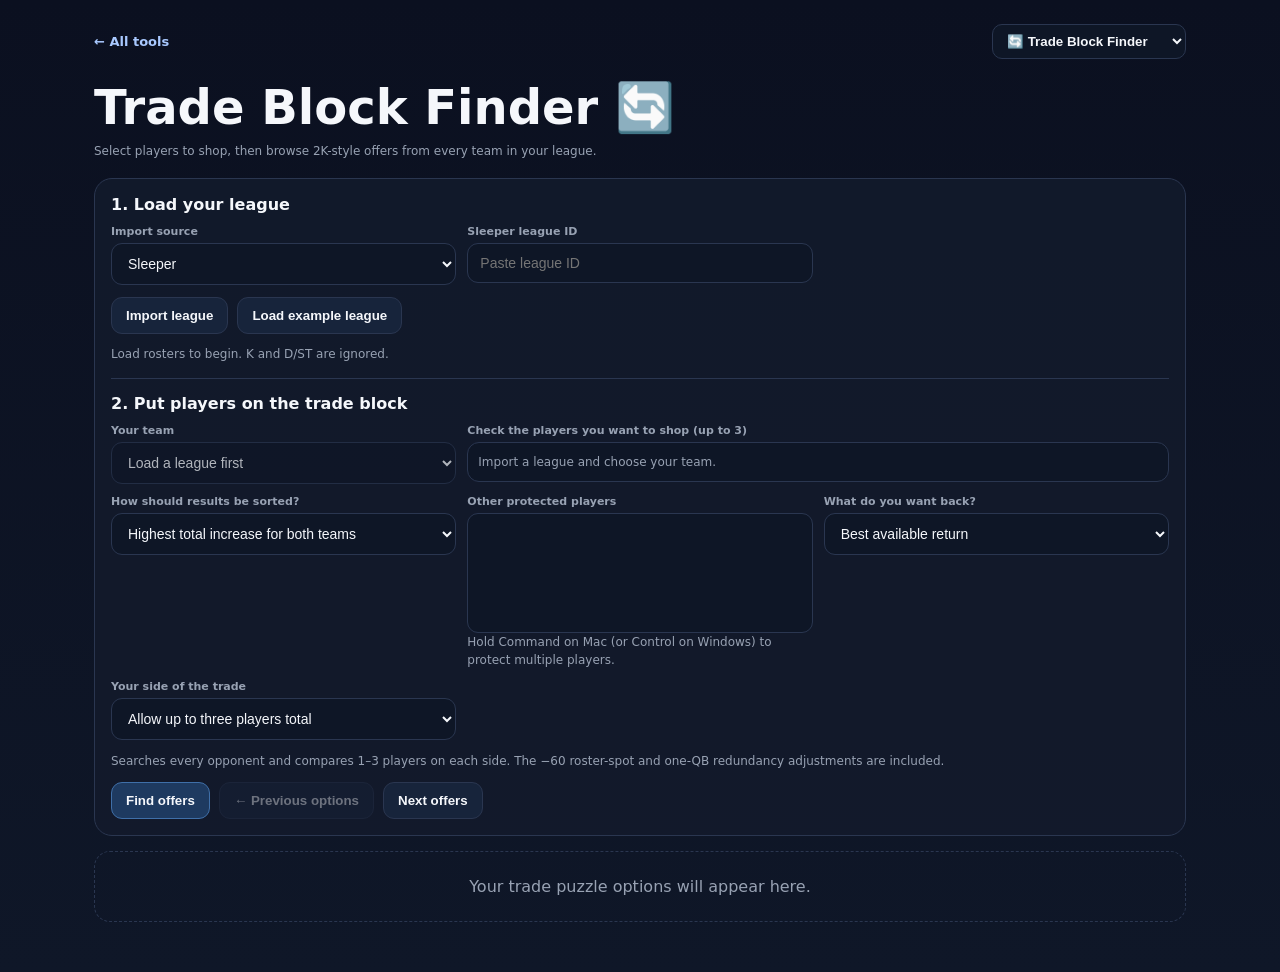
<file: tradefinder.html>
<!doctype html><html lang="en"><head><meta charset="utf-8"><meta name="viewport" content="width=device-width,initial-scale=1,viewport-fit=cover"><meta name="theme-color" content="#0b1020"><title>Fantasy Trade Block Finder</title><style>
:root{--bg:#0b1020;--panel:#121a2b;--panel2:#0f1829;--text:#f5f7fb;--muted:#98a2b3;--border:#2a3650;--accent:#6ea8fe;--good:#65d6a6;--warn:#f0b35a;--bad:#ff7a90}*{box-sizing:border-box}body{margin:0;min-height:100dvh;font-family:Inter,system-ui,-apple-system,"Segoe UI",sans-serif;background:linear-gradient(180deg,#0b1020,#0f1728);color:var(--text)}.wrap{max-width:1120px;margin:auto;padding:24px 14px 50px}.top{display:flex;justify-content:space-between;align-items:center;gap:12px}.back{color:#a9c9ff;text-decoration:none;font-weight:800;font-size:13px}h1{font-size:clamp(28px,6vw,48px);margin:20px 0 6px}.sub,.help,.status{color:var(--muted);font-size:12px;line-height:1.5}.panel,.offer{background:rgba(18,26,43,.96);border:1px solid var(--border);border-radius:18px;padding:16px}.panel{margin-top:18px}.section{margin-top:15px;padding-top:15px;border-top:1px solid var(--border)}.section:first-child{margin-top:0;padding-top:0;border:0}.section h2{font-size:16px;margin:0 0 11px}.grid{display:grid;grid-template-columns:repeat(3,minmax(0,1fr));gap:11px}.field label{display:block;font-size:11px;color:var(--muted);font-weight:750;margin-bottom:5px}.field input,.field select,.field textarea{width:100%;background:#0e1626;color:var(--text);border:1px solid var(--border);border-radius:11px;padding:11px 12px;font-size:14px;outline:none}.field input:focus,.field select:focus,.field textarea:focus{border-color:var(--accent)}.field textarea{min-height:120px;resize:vertical}.actions{display:flex;gap:9px;flex-wrap:wrap;margin-top:12px}.btn{border:1px solid var(--border);background:#17243b;color:var(--text);border-radius:11px;padding:10px 14px;font-weight:850;cursor:pointer}.primary{background:#1e3a60;border-color:#3f6fa8}.target-wrap{position:relative}.matches{position:absolute;z-index:20;left:0;right:0;top:100%;background:#111c2f;border:1px solid var(--border);border-radius:11px;max-height:270px;overflow:auto;box-shadow:0 14px 32px #0008}.match{display:flex;justify-content:space-between;width:100%;border:0;border-bottom:1px solid var(--border);background:transparent;color:var(--text);padding:11px 12px;text-align:left;cursor:pointer}.match:last-child{border:0}.match small{color:var(--muted)}.hidden{display:none!important}.status{margin-top:11px}.results{display:grid;gap:12px;margin-top:15px}.offer-head{display:flex;justify-content:space-between;gap:10px;align-items:flex-start}.offer h3{margin:0;font-size:17px}.badge{border:1px solid var(--border);border-radius:999px;padding:6px 9px;color:var(--good);font-size:12px;font-weight:850;white-space:nowrap}.sides{display:grid;grid-template-columns:1fr 1fr;gap:10px;margin-top:11px}.side{background:var(--panel2);border:1px solid var(--border);border-radius:13px;padding:11px}.side-label{color:var(--muted);font-size:10px;font-weight:850;text-transform:uppercase}.chips{display:flex;flex-wrap:wrap;gap:6px;margin-top:8px}.chip,.pill{border:1px solid var(--border);border-radius:999px;padding:6px 9px;font-size:12px;font-weight:700}.meta{display:flex;gap:7px;flex-wrap:wrap;margin-top:10px}.pill{color:var(--muted)}.why{color:var(--muted);font-size:12px;line-height:1.5;margin-top:10px}.empty{border:1px dashed var(--border);border-radius:16px;padding:25px;text-align:center;color:var(--muted)}.modal{position:fixed;inset:0;background:#000b;display:grid;place-items:center;padding:18px;z-index:50}.modal-card{max-width:500px;background:var(--panel);border:1px solid var(--border);border-radius:18px;padding:20px}.modal-card h2{margin-top:0}.modal-card p{color:var(--muted);line-height:1.55}.checks{display:flex;gap:12px;flex-wrap:wrap}.checks label{font-size:12px;color:var(--muted)}@media(max-width:760px){.grid,.sides{grid-template-columns:1fr}.top{align-items:flex-start}.offer-head{flex-direction:column}.badge{white-space:normal}}
</style></head><body><main class="wrap"><div class="top"><a class="back" href="index.html">← All tools</a><span class="sub">Values stay hidden</span></div><h1>Trade Target Finder 🎯</h1><div class="sub">Tell us who you want. We’ll find who owns them and build realistic ways to get them.</div><section class="panel"><div class="section"><h2>1. Load your league</h2><div class="grid"><div class="field"><label>Import source</label><select id="source"><option value="sleeper">Sleeper</option><option value="espn">ESPN</option><option value="yahoo">Yahoo</option><option value="manual">Manual / universal</option></select></div><div class="field source sleeper"><label>Sleeper league ID</label><input id="sleeperId" placeholder="Paste league ID"></div><div class="field source espn hidden"><label>ESPN league ID or URL</label><input id="espnId" placeholder="League ID or URL"></div><div class="field source espn hidden"><label>Season</label><input id="espnSeason" type="number" value="2026"></div><div class="field source yahoo hidden"><label>Yahoo league key / ID</label><input id="yahooKey" placeholder="nfl.l.123456"></div><div class="field source yahoo hidden"><label>Yahoo OAuth token</label><input id="yahooToken" type="password" autocomplete="off" placeholder="Required by Yahoo"></div><div class="field source manual hidden" style="grid-column:1/-1"><label>One team per line</label><textarea id="manual" placeholder="My Team: Josh Allen, Chase Brown, Malik Nabers&#10;Team Two: James Cook III, CeeDee Lamb, Trey McBride"></textarea></div></div><div class="actions"><button id="importBtn" class="btn">Import league</button><button id="demoBtn" class="btn">Load example league</button></div><div id="status" class="status">Load rosters to begin. K and D/ST are ignored.</div></div><div class="section"><h2>2. Choose your target</h2><div class="grid"><div class="field"><label>Your team</label><select id="focus" disabled><option>Load a league first</option></select></div><div class="field target-wrap"><label>Player you want</label><input id="targetPlayer" autocomplete="off" placeholder="Try James Cook"><div id="matches" class="matches hidden"></div></div><div class="field"><label>How much should you win?</label><select id="band"><option value="mutual">Mutual — near even</option><option value="slight" selected> Slight win — 1–2%</option><option value="solid">Solid win — 2–3%</option><option value="strong">Strong trade — 3–5%</option><option value="fleece">Fleece — 5–10%</option></select></div><div class="field"><label>Protected players</label><input id="protect" placeholder="Comma-separated"></div><div class="field"><label>Players to shop</label><input id="shop" placeholder="Comma-separated"></div><div class="field"><label>Target-team fit requirement</label><select id="fit"><option value="strict">Strictly plausible</option><option value="balanced" selected>Balanced</option><option value="loose">Show long shots too</option></select></div></div><div class="checks" style="margin-top:12px"><label><input type="checkbox" class="shape" value="1x1" checked> 1-for-1</label><label><input type="checkbox" class="shape" value="2x1" checked> 2-for-1</label><label><input type="checkbox" class="shape" value="3x2" checked> 3-for-2</label><label><input type="checkbox" class="shape" value="switch" checked> Add / switch secondary pieces</label></div><div class="actions"><button id="generate" class="btn primary">Build offers</button><button id="fresh" class="btn">Fresh options</button></div></div></section><section id="results" class="results"><div class="empty">Your trade puzzle options will appear here.</div></section></main><div id="modal" class="modal hidden"><div class="modal-card"><h2 id="modalTitle">Import unavailable</h2><p id="modalBody"></p><div class="actions"><button id="manualJump" class="btn primary">Use manual import</button><button id="modalClose" class="btn">Close</button></div></div></div><script>
const PLAYERS=[["Josh Allen","QB",86.9],["Joe Burrow","QB",83.9],["Brock Purdy","QB",80.8],["Caleb Williams","QB",77.8],["Jordan Love","QB",72.9],["Trevor Lawrence","QB",71.1],["Jared Goff","QB",68.8],["Dak Prescott","QB",67.1],["Jayden Daniels","QB",66.0],["C.J. Stroud","QB",65.1],["Patrick Mahomes","QB",63.6],["Tyler Shough","QB",62.4],["Kirk Cousins","QB",61.5],["Matthew Stafford","QB",59.4],["Bryce Young","QB",59.32],["Aaron Rodgers","QB",58.0],["Bo Nix","QB",57.9],["Justin Herbert","QB",56.8],["Michael Penix Jr.","QB",56.2],["J.J. McCarthy","QB",55.6],["Baker Mayfield","QB",55.0],["Jacoby Brissett","QB",54.96],["Sam Darnold","QB",54.7],["Cam Ward","QB",54.4],["Deshaun Watson","QB",53.6],["Malik Willis","QB",52.9],["Fernando Mendoza","QB",52.8],["Joe Milton III","QB",52.5],["Kyler Murray","QB",52.48],["Carson Beck","QB",52.1],["Daniel Jones","QB",52.0],["Kyle McCord","QB",51.7],["Shedeur Sanders","QB",51.6],["Drew Lock","QB",51.4],["Jameis Winston","QB",51.39],["Marcus Mariota","QB",51.38],["Tanner McKee","QB",51.2],["Tyson Bagent","QB",51.17],["Carson Wentz","QB",50.7],["Gardner Minshew II","QB",50.69],["Mac Jones","QB",50.6],["Anthony Richardson Sr.","QB",50.5],["Geno Smith","QB",49.0],["Drake Maye","QB",8.0],["Lamar Jackson","QB",6.0],["Jalen Hurts","QB",0.0],["Jaxson Dart","QB",0.0],["Tyler Huntley","QB",0.0],["Jahmyr Gibbs","RB",100.0],["Bijan Robinson","RB",98.8],["Christian McCaffrey","RB",97.6],["James Cook III","RB",96.8],["Kenneth Walker III","RB",95.2],["Javonte Williams","RB",93.9],["Jonathan Taylor","RB",92.4],["D'Andre Swift","RB",91.5],["Chuba Hubbard","RB",91.0],["Bucky Irving","RB",90.5],["Chase Brown","RB",90.2],["Bhayshul Tuten","RB",89.5],["Jaylen Warren","RB",83.3],["Kyren Williams","RB",79.4],["Omarion Hampton","RB",78.0],["Breece Hall","RB",75.7],["Blake Corum","RB",75.5],["Tony Pollard","RB",74.2],["Ollie Gordon II","RB",74.0],["Saquon Barkley","RB",73.1],["Elijah Johnson","RB",72.0],["Derrick Henry","RB",71.5],["Jonah Coleman","RB",71.3],["Quinshon Judkins","RB",69.9],["Cam Skattebo","RB",69.7],["Ashton Jeanty","RB",69.5],["Rhamondre Stevenson","RB",68.9],["Josh Jacobs","RB",65.0],["Jordan Mason","RB",64.96],["Kyle Monangai","RB",61.47],["Woody Marks","RB",61.0],["Rachaad White","RB",59.5],["Rico Dowdle","RB",59.3],["Jeremiyah Love","RB",59.1],["Braelon Allen","RB",59.0],["Zach Charbonnet","RB",57.8],["Jadarian Price","RB",57.1],["David Montgomery","RB",57.06],["Tyler Allgeier","RB",56.7],["Kenny Gainwell","RB",56.1],["Travis Etienne Jr.","RB",56.0],["Mike Washington Jr.","RB",55.9],["Emmett Johnson","RB",55.52],["Kaelon Black","RB",55.3],["Aaron Jones Sr.","RB",54.8],["RJ Harvey","RB",54.76],["TreVeyon Henderson","RB",54.3],["J.K. Dobbins","RB",54.0],["Dylan Sampson","RB",53.7],["Chris Rodriguez Jr.","RB",53.5],["Seth McGowan","RB",53.3],["Jacory Croskey-Merritt","RB",53.22],["Samaje Perine","RB",52.87],["Tyjae Spears","RB",52.85],["Audric Estime","RB",52.7],["Devin Singletary","RB",52.6],["Justice Hill","RB",52.47],["Brian Robinson Jr.","RB",52.4],["Jonathon Brooks","RB",52.32],["Corey Kiner","RB",51.9],["MarShawn Lloyd","RB",51.68],["Kaleb Johnson","RB",51.66],["Austin Ekeler","RB",51.57],["Tank Bigsby","RB",51.55],["Bam Knight","RB",51.5],["Jaylen Wright","RB",51.49],["Ray Davis","RB",51.48],["Tyrone Tracy Jr.","RB",51.47],["Sione Vaki","RB",51.3],["Will Shipley","RB",51.15],["Sean Tucker","RB",51.1],["Ty Johnson","RB",51.08],["Demond Claiborne","RB",51.07],["Alvin Kamara","RB",51.0],["Keaton Mitchell","RB",50.96],["Nicholas Singleton","RB",50.9],["Elijah Mitchell","RB",50.88],["Jawhar Jordan","RB",50.86],["Brashard Smith","RB",50.84],["Roschon Johnson","RB",50.8],["Kaytron Allen","RB",50.79],["Emari Demercado","RB",50.78],["CJ Donaldson","RB",50.77],["Emanuel Wilson","RB",50.68],["Jordan James","RB",50.67],["Tyler Goodson","RB",50.59],["Trevor Etienne","RB",50.58],["Kimani Vidal","RB",50.49],["DJ Giddens","RB",50.48],["James Conner","RB",50.47],["Chris Brooks","RB",50.45],["LeQuint Allen Jr.","RB",50.44],["George Holani","RB",50.4],["Adam Randall","RB",50.38],["Kendre Miller","RB",50.37],["Isaiah Davis","RB",50.3],["Tahj Brooks","RB",50.28],["Kareem Hunt","RB",50.27],["Raheim Sanders","RB",49.8],["Jaydon Blue","RB",49.76],["Jaleel McLaughlin","RB",49.7],["Ameer Abdullah","RB",0.0],["De'Von Achane","RB",0.0],["Isiah Pacheco","RB",0.0],["Kenneth Gainwell","RB",0.0],["Jaxon Smith-Njigba","WR",99.6],["Ja'Marr Chase","WR",98.2],["Amon-Ra St. Brown","WR",96.2],["CeeDee Lamb","WR",94.9],["Justin Jefferson","WR",94.6],["Malik Nabers","WR",94.4],["Chris Olave","WR",94.2],["Nico Collins","WR",92.7],["George Pickens","WR",91.8],["Christian Watson","WR",91.4],["Drake London","WR",89.3],["Tee Higgins","WR",88.8],["Puka Nacua","WR",88.2],["Parker Washington","WR",87.0],["Matthew Golden","WR",85.0],["Zay Flowers","WR",84.5],["Garrett Wilson","WR",83.0],["Luther Burden III","WR",81.8],["Tetairoa McMillan","WR",81.3],["DJ Moore","WR",80.3],["Rashee Rice","WR",79.6],["Jameson Williams","WR",79.0],["Carnell Tate","WR",77.92],["DeVonta Smith","WR",77.7],["Mike Evans","WR",76.5],["Stefon Diggs","WR",75.2],["Jalen Coker","WR",74.7],["Jaylen Waddle","WR",74.3],["Emeka Egbuka","WR",73.92],["A.J. Brown","WR",72.1],["Rome Odunze","WR",71.2],["KC Concepcion","WR",70.8],["DK Metcalf","WR",70.6],["Josh Downs","WR",69.82],["Denzel Boston","WR",68.72],["Ladd McConkey","WR",68.5],["Jakobi Meyers","WR",68.3],["Makai Lemon","WR",68.22],["Jordyn Tyson","WR",67.6],["Wan'Dale Robinson","WR",67.3],["Tre' Harris","WR",66.5],["Omar Cooper Jr.","WR",66.2],["Jordan Addison","WR",65.8],["Keenan Allen","WR",65.5],["Khalil Shakir","WR",65.42],["Tre Tucker","WR",63.8],["Adonai Mitchell","WR",63.72],["Deebo Samuel","WR",63.5],["Courtland Sutton","WR",63.2],["Jalen Tyson","WR",63.0],["Caleb Douglas","WR",62.6],["Chris Godwin Jr.","WR",61.45],["Antonio Williams","WR",61.4],["Marvin Harrison Jr.","WR",61.32],["Malik Washington","WR",60.4],["Ryan Flournoy","WR",60.2],["DeMario Douglas","WR",58.96],["Romeo Doubs","WR",57.72],["De'Zhaun Stribling","WR",57.7],["Devaughn Vele","WR",57.5],["Dontayvion Wicks","WR",57.02],["Xavier Worthy","WR",56.5],["Davante Adams","WR",56.4],["Malachi Fields","WR",56.12],["Germie Bernard","WR",55.96],["Tank Dell","WR",55.92],["Michael Pittman Jr.","WR",55.82],["Alec Pierce","WR",55.5],["Ja'Kobi Lane","WR",54.92],["Rashid Shaheed","WR",54.9],["Chris Bell","WR",54.86],["Keon Coleman","WR",54.72],["Pat Bryant","WR",54.6],["Kayshon Boutte","WR",53.8],["Brian Thomas Jr.","WR",53.47],["Quentin Johnston","WR",53.45],["Roman Wilson","WR",53.42],["Jordan Watkins","WR",53.2],["Ted Hurst III","WR",53.1],["Kalif Raymond","WR",53.0],["Konata Mumpfield","WR",52.66],["Mack Hollins","WR",52.56],["Jerry Jeudy","WR",52.45],["Jauan Jennings","WR",52.2],["Dohnte Meyers","WR",52.06],["Isaac TeSlaa","WR",52.02],["Chimere Dike","WR",51.82],["Jalen Nailor","WR",51.8],["Xavier Hutchinson","WR",51.78],["Darnell Mooney","WR",51.76],["Jalen McMillan","WR",51.74],["Efton Chism III","WR",51.64],["Kyle Williams","WR",51.52],["Rashod Bateman","WR",51.46],["Calvin Ridley","WR",51.45],["Cyrus Allen","WR",51.44],["Darius Cooper","WR",51.43],["Treylon Burks","WR",51.42],["Jahan Dotson","WR",51.37],["Travis Hunter","WR",51.36],["Bryce Lance","WR",51.35],["Troy Franklin","WR",51.34],["Kevin Coleman Jr.","WR",51.33],["Elic Ayomanor","WR",51.27],["Christian Kirk","WR",51.25],["Andrei Iosivas","WR",51.12],["Marvin Mims Jr.","WR",51.05],["Skyler Bell","WR",51.04],["Xavier Legette","WR",51.02],["Van Jefferson","WR",50.75],["Brenen Thompson","WR",50.74],["Jalen Royals","WR",50.66],["Elijah Sarratt","WR",50.65],["Tory Horton","WR",50.57],["Tyreek Hill","WR",50.56],["Joshua Palmer","WR",50.55],["Tez Johnson","WR",50.54],["Savion Williams","WR",50.43],["Hollywood Brown","WR",50.42],["Tutu Atwell","WR",50.35],["Colbie Young","WR",50.25],["Reggie Virgil","WR",50.2],["Zachariah Branch","WR",50.16],["Jack Bech","WR",50.1],["CJ Daniels","WR",49.72],["Cooper Kupp","WR",49.5],["Barion Brown","WR",0.0],["Jacob Cowing","WR",0.0],["Jalen Brooks","WR",0.0],["Jayden Reed","WR",0.0],["Jaylin Noel","WR",0.0],["John Metchie III","WR",0.0],["Josh Cameron","WR",0.0],["Kendrick Bourne","WR",0.0],["Michael Wilson","WR",0.0],["Terry McLaurin","WR",0.0],["Trey McBride","TE",85.1],["George Kittle","TE",82.4],["Brock Bowers","TE",81.0],["Colston Loveland","TE",79.5],["Isaiah Likely","TE",77.1],["Harold Fannin Jr.","TE",76.0],["Tucker Kraft","TE",73.8],["Sam LaPorta","TE",72.3],["Dalton Kincaid","TE",70.4],["Tyler Warren","TE",64.92],["Travis Kelce","TE",63.42],["Kyle Pitts Sr.","TE",63.3],["Dallas Goedert","TE",62.9],["Mark Andrews","TE",62.5],["Brenton Strange","TE",61.42],["T.J. Hockenson","TE",60.92],["Chig Okonkwo","TE",59.9],["Mike Gesicki","TE",58.92],["Juwan Johnson","TE",58.3],["Hunter Henry","TE",57.6],["Pat Freiermuth","TE",56.9],["Terrance Ferguson","TE",56.72],["Greg Dulcich","TE",56.66],["Dalton Schultz","TE",56.62],["Darren Waller","TE",55.8],["Kenyon Sadiq","TE",55.26],["AJ Barner","TE",55.22],["Tyler Higbee","TE",54.82],["Michael Mayer","TE",54.1],["Darnell Washington","TE",53.62],["Colby Parkinson","TE",53.06],["Cade Otton","TE",53.02],["Evan Engram","TE",52.82],["Gunnar Helm","TE",52.62],["Eli Raridon","TE",52.52],["Mason Taylor","TE",52.44],["Oronde Gadsden II","TE",52.42],["Jake Ferguson","TE",51.72],["David Njoku","TE",51.62],["Tommy Tremble","TE",51.41],["Charlie Kolar","TE",51.32],["Eli Stowers","TE",51.22],["Nate Boerkircher","TE",50.92],["Noah Fant","TE",50.82],["Zach Ertz","TE",50.73],["Justin Joly","TE",50.72],["Theo Johnson","TE",50.64],["Noah Gray","TE",50.63],["Dawson Knox","TE",50.62],["Daniel Bellinger","TE",50.61],["Brevyn Spann-Ford","TE",50.53],["Oscar Delp","TE",50.52],["Mitchell Evans","TE",50.51],["Ben Sinnott","TE",50.34],["Marlin Klein","TE",50.32],["Matt Hibner","TE",50.24],["Sam Roush","TE",50.22],["Ja'Tavion Sanders","TE",50.12],["Josh Cuevas","TE",50.0],["Jonnu Smith","TE",49.62],["Cole Kmet","TE",0.0],["Davis Allen","TE",0.0],["Elijah Arroyo","TE",0.0],["Elijah Higgins","TE",0.0],["Erick All Jr.","TE",0.0],["Will Mallory","TE",0.0]];
const PENALTY=60,DB=Object.fromEntries(PLAYERS.map(p=>[p[0],{name:p[0],pos:p[1],v:p[2]}]));let league={},chosen=null,offset=0;const $=id=>document.getElementById(id),norm=s=>String(s||'').toLowerCase().replace(/[^a-z0-9]/g,'');const nm=Object.fromEntries(PLAYERS.map(p=>[norm(p[0]),p[0]]));nm.jamescook='James Cook III';nm.devanteadams='Davante Adams';function canon(s){return nm[norm(s)]||null}function esc(s){return String(s).replace(/[&<>"']/g,c=>({'&':'&amp;','<':'&lt;','>':'&gt;','"':'&quot;',"'":'&#039;'}[c]))}function names(v){return new Set(String(v||'').split(',').map(x=>canon(x.trim())||x.trim()).filter(Boolean))}function modal(t,b){$('modalTitle').textContent=t;$('modalBody').textContent=b;$('modal').classList.remove('hidden')}function refresh(){let teams=Object.keys(league),f=$('focus');f.innerHTML='';teams.forEach(t=>f.add(new Option(t,t)));f.disabled=!teams.length;if(!teams.length)f.add(new Option('Load a league first',''))}$('source').onchange=()=>document.querySelectorAll('.source').forEach(x=>x.classList.toggle('hidden',!x.classList.contains($('source').value)));function parseManual(){let out={},miss=[];$('manual').value.trim().split(/\n+/).forEach(line=>{let k=line.indexOf(':');if(k<1)return;let roster=line.slice(k+1).split(',').map(x=>x.trim()),matched=roster.map(canon).filter(Boolean);roster.filter(x=>!canon(x)).forEach(x=>miss.push(x));if(matched.length)out[line.slice(0,k).trim()]=[...new Set(matched)]});if(Object.keys(out).length<2)throw Error('Add at least two teams in the shown format.');league=out;refresh();$('status').textContent=`Loaded ${Object.keys(out).length} teams.${miss.length?' Unmatched: '+miss.slice(0,8).join(', '):''}`}async function sleeper(){let id=$('sleeperId').value.trim();let [u,r,p]=await Promise.all([fetch(`https://api.sleeper.app/v1/league/${id}/users`),fetch(`https://api.sleeper.app/v1/league/${id}/rosters`),fetch('https://api.sleeper.app/v1/players/nfl')]);if(!u.ok||!r.ok||!p.ok)throw Error();let users=await u.json(),rosters=await r.json(),sp=await p.json(),um=Object.fromEntries(users.map(x=>[x.user_id,x.metadata?.team_name||x.display_name||x.user_id])),out={},matched=0,total=0;rosters.forEach(x=>{let a=[];(x.players||[]).forEach(id=>{total++;let o=sp[id],c=o&&canon(o.full_name||`${o.first_name||''} ${o.last_name||''}`);if(c){a.push(c);matched++}});out[um[x.owner_id]||`Roster ${x.roster_id}`]=[...new Set(a)]});league=out;refresh();$('status').textContent=`Imported ${Object.keys(out).length} Sleeper teams. Matched ${matched}/${total} players.`}function espnId(raw){if(/^\d+$/.test(raw))return raw;return (raw.match(/leagueId[=\/]?(\d+)/i)||raw.match(/leagues\/(\d+)/)||[])[1]||''}async function espn(){let id=espnId($('espnId').value),season=+$('espnSeason').value||2026;if(!id)throw Error('ID');let r=await fetch(`https://fantasy.espn.com/apis/v3/games/ffl/seasons/${season}/segments/0/leagues/${id}?view=mTeam&view=mRoster`,{credentials:'omit'});if(r.status===401||r.status===403)throw Error('PRIVATE');if(!r.ok)throw Error();let d=await r.json(),out={};(d.teams||[]).forEach(t=>{let a=[];((t.roster||{}).entries||[]).forEach(e=>{let p=e.playerPoolEntry?.player,c=p&&canon(p.fullName||p.displayName);if(c)a.push(c)});if(a.length)out[t.name||`Team ${t.id}`]=[...new Set(a)]});if(Object.keys(out).length<2)throw Error('PRIVATE');league=out;refresh();$('status').textContent=`Imported ${Object.keys(out).length} ESPN teams.`}async function yahoo(){let key=$('yahooKey').value.trim(),token=$('yahooToken').value.trim();if(/^\d+$/.test(key))key=`nfl.l.${key}`;if(!token)throw Error('AUTH');async function xml(url){let r=await fetch(url,{headers:{Authorization:`Bearer ${token}`,Accept:'application/xml'}});if(!r.ok)throw Error('AUTH');return new DOMParser().parseFromString(await r.text(),'application/xml')}let td=await xml(`https://fantasysports.yahooapis.com/fantasy/v2/league/${encodeURIComponent(key)}/teams`),teams=[...td.getElementsByTagName('team')].map(t=>({key:t.getElementsByTagName('team_key')[0]?.textContent,name:t.getElementsByTagName('name')[0]?.textContent})).filter(x=>x.key),out={};for(let t of teams){let d=await xml(`https://fantasysports.yahooapis.com/fantasy/v2/team/${encodeURIComponent(t.key)}/roster/players`),a=[];[...d.getElementsByTagName('player')].forEach(p=>{let c=canon(p.getElementsByTagName('full')[0]?.textContent);if(c)a.push(c)});if(a.length)out[t.name||t.key]=[...new Set(a)]}$('yahooToken').value='';if(Object.keys(out).length<2)throw Error('AUTH');league=out;refresh();$('status').textContent=`Imported ${Object.keys(out).length} Yahoo teams.`}$('importBtn').onclick=async()=>{try{$('status').textContent='Importing…';let s=$('source').value;if(s==='manual')parseManual();if(s==='sleeper')await sleeper();if(s==='espn')await espn();if(s==='yahoo')await yahoo()}catch(e){$('status').textContent='Direct import unavailable.';modal(e.message==='PRIVATE'?'This ESPN league is private':e.message==='AUTH'?'Yahoo authorization required':'League import failed','The platform could not expose these rosters to this static page. Make the league public where applicable, or use the universal manual import.')}};$('demoBtn').onclick=()=>{league={North:['Josh Allen','Chase Brown','Malik Nabers','Tee Higgins','Sam LaPorta','Tony Pollard','Xavier Worthy'],South:['James Cook III','CeeDee Lamb','George Pickens','Trey McBride','Bo Nix','Rico Dowdle','Keenan Allen'],West:['Lamar Jackson','Bijan Robinson','Breece Hall','Drake London','DeVonta Smith','Mark Andrews','Cooper Kupp']};refresh();$('status').textContent='Loaded a 3-team example league. Try James Cook.'};$('modalClose').onclick=()=>$('modal').classList.add('hidden');$('manualJump').onclick=()=>{$('modal').classList.add('hidden');$('source').value='manual';$('source').onchange();$('manual').focus()};
function showMatches(){let q=norm($('targetPlayer').value),onRoster=new Set(Object.values(league).flat()),list=PLAYERS.filter(p=>!q||norm(p[0]).includes(q)).filter(p=>!Object.keys(league).length||onRoster.has(p[0])).slice(0,14);$('matches').innerHTML=list.map(p=>`<button class="match" data-name="${esc(p[0])}"><span>${esc(p[0])}</span><small>${p[1]}</small></button>`).join('');$('matches').classList.toggle('hidden',!list.length);$('matches').querySelectorAll('button').forEach(b=>b.onclick=()=>{chosen=b.dataset.name;$('targetPlayer').value=chosen;$('matches').classList.add('hidden')})}$('targetPlayer').oninput=()=>{chosen=null;showMatches()};$('targetPlayer').onfocus=showMatches;document.addEventListener('click',e=>{if(!e.target.closest('.target-wrap'))$('matches').classList.add('hidden')});function sum(a){return a.reduce((s,n)=>s+DB[n].v,0)}function eff(give,recv){return{a:sum(recv)-Math.max(0,recv.length-give.length)*PENALTY,b:sum(give)-Math.max(0,give.length-recv.length)*PENALTY}}function pct(give,recv){let x=eff(give,recv);return (x.a/x.b-1)*100}function utility(r){let used=new Set(),pool=r.filter(x=>DB[x]);function take(pos,n){let a=pool.filter(x=>DB[x].pos===pos&&!used.has(x)).sort((a,b)=>DB[b].v-DB[a].v).slice(0,n);a.forEach(x=>used.add(x));return a}let starters=[...take('QB',1),...take('RB',2),...take('WR',2),...take('TE',1)],flex=pool.filter(x=>!used.has(x)&&DB[x].pos!=='QB').sort((a,b)=>DB[b].v-DB[a].v).slice(0,2);flex.forEach(x=>used.add(x));return [...starters,...flex].reduce((s,x)=>s+Math.max(0,DB[x].v-60),0)}function after(r,g,rec){let s=new Set(g);return r.filter(x=>!s.has(x)).concat(rec)}function combos(a,max){let o=a.map(x=>[x]);if(max>=2)for(let i=0;i<a.length;i++)for(let j=i+1;j<a.length;j++)o.push([a[i],a[j]]);if(max>=3){let top=[...a].sort((x,y)=>DB[y].v-DB[x].v).slice(0,10);for(let i=0;i<top.length;i++)for(let j=i+1;j<top.length;j++)for(let k=j+1;k<top.length;k++)o.push([top[i],top[j],top[k]])}return o}function range(){return{mutual:[-2,2],slight:[1,2],solid:[2,3],strong:[3,5],fleece:[5,10]}[$('band').value]}function distance(p){let r=range();return p<r[0]?r[0]-p:p>r[1]?p-r[1]:0}function build(){let focus=$('focus').value,target=chosen||canon($('targetPlayer').value),owner=Object.keys(league).find(t=>league[t].includes(target));if(!focus||!target||!owner){$('status').textContent='Choose your team and select a rostered target player.';return[]}if(owner===focus){$('status').textContent=`${target} is already on ${focus}.`;return[]}let protect=names($('protect').value),shop=names($('shop').value),A=league[focus].filter(x=>DB[x]&&!protect.has(x)&&x!==target),B=league[owner].filter(x=>DB[x]&&x!==target),shapes=new Set([...document.querySelectorAll('.shape:checked')].map(x=>x.value)),baseA=utility(league[focus]),baseB=utility(league[owner]),fitFloor={strict:.25,balanced:-.5,loose:-2}[$('fit').value],out=[];let addCandidate=(give,extra,label)=>{let recv=[target,...extra],p=pct(give,recv);if(!Number.isFinite(p)||p < -20||p > 25)return;let newA=after(league[focus],give,recv),newB=after(league[owner],recv,give),da=utility(newA)-baseA,db=utility(newB)-baseB,dist=distance(p),exactBand=dist===0,exactFit=db>=fitFloor,shopBoost=give.some(x=>shop.has(x))?6:0,score=(exactBand?80:0)+(exactFit?35:0)-dist*7-Math.max(0,fitFloor-db)*8+db*2+da+shopBoost;out.push({focus,owner,target,give,recv,p,da,db,label,score,shopped:shopBoost>0,exactBand,exactFit})};let ac=combos(A,3);for(let g of ac){if(g.length===1&&shapes.has('1x1'))addCandidate(g,[],'Straight 1-for-1');if(g.length===2&&shapes.has('2x1'))addCandidate(g,[],'2-for-1 consolidation');if(g.length===3&&shapes.has('3x2'))for(let x of B)addCandidate(g,[x],'3-for-2 puzzle');if(shapes.has('switch')&&g.length<=2)for(let x of B.slice(0,12))addCandidate(g,[x],'Secondary-piece switch')}out.sort((a,b)=>b.score-a.score);let seen=new Set;out=out.filter(x=>{let k=[...x.give].sort().join('+')+'|'+[...x.recv].sort().join('+');if(seen.has(k))return false;seen.add(k);return true});let exact=out.filter(x=>x.exactBand&&x.exactFit).length;$('status').textContent=`${target} belongs to ${owner}. ${exact?`Found ${exact} exact matches; closest alternatives are included too.`:'No exact overlap, so showing the closest realistic options instead.'}`;return out}function render(list){if(!list.length){$('results').innerHTML='<div class="empty">No usable package exists with these deal structures. Unprotect another player or enable more structures.</div>';return}$('results').innerHTML=list.slice(offset,offset+12).map(x=>{let fit=x.db>.5?'improves their lineup':x.db>-.2?'keeps their roster balanced':'is a tougher roster-fit sell',why=`${x.owner} might listen because this ${x.label.toLowerCase()} ${fit}.`;if(!x.exactBand)why+=' This is the closest available option to your requested win band, not an exact match.';if(!x.exactFit)why+=' It is below your roster-fit preference, so treat it as a negotiation starting point.';if(x.shopped)why+=' It also uses a player you marked to shop.';if(x.give.length!==x.recv.length)why+=` The −60 extra-player adjustment is included before the percentage.`;return `<article class="offer"><div class="offer-head"><div><h3>${esc(x.label)}</h3><div class="sub">${esc(x.focus)} targets ${esc(x.target)} from ${esc(x.owner)}</div></div><div class="badge">${x.exactBand?'Exact band':'Closest option'} • ${x.p>=0?'Your win':'You give'} ${Math.abs(x.p).toFixed(1)}%</div></div><div class="sides"><div class="side"><div class="side-label">You send</div><div class="chips">${x.give.map(n=>`<span class="chip">${esc(n)}</span>`).join('')}</div></div><div class="side"><div class="side-label">You receive</div><div class="chips">${x.recv.map(n=>`<span class="chip">${esc(n)}</span>`).join('')}</div></div></div><div class="meta"><span class="pill">${x.give.length}-for-${x.recv.length}</span><span class="pill">Target-team fit: ${x.db>.5?'strong':x.db>-.2?'plausible':'long shot'}</span><span class="pill">${x.exactBand&&x.exactFit?'Matches every filter':'Nearby alternative'}</span><span class="pill">Protected players excluded</span></div><div class="why">${esc(why)}</div></article>`}).join('')}$('generate').onclick=()=>{offset=0;render(build())};$('fresh').onclick=()=>{let a=build();offset=a.length?((offset+8)%a.length):0;render(a)};refresh();
</script><script>
// Broad-search target engine: compare every 1–3 player package, then sort instead of filtering.
const oldBand=$('band');oldBand.parentElement.innerHTML='<label>How should results be sorted?</label><select id="sortMode"><option value="fit">Best fit for both teams + a win for me</option><option value="even">Most even trade</option><option value="win">Biggest win percentage</option></select>';
const oldFit=$('fit');oldFit.parentElement.innerHTML='<label>Package search</label><select disabled><option>All 1–3 player combinations</option></select>';
const checks=document.querySelector('.checks');checks.className='help';checks.innerHTML='Every possible 1-, 2-, and 3-player package is added up and compared. Roster fit helps sort the results but never blocks an offer.';
$('generate').textContent='Compare all trade puzzles';$('fresh').textContent='Next options';
function partnerCombos(roster){const ranked=[...roster].filter(n=>DB[n]).sort((a,b)=>DB[b].v-DB[a].v);return [[]].concat(combos(ranked,2))}
build=function(){
  const focus=$('focus').value,target=chosen||canon($('targetPlayer').value),owner=Object.keys(league).find(t=>league[t].includes(target));
  if(!focus||!target||!owner){$('status').textContent='Choose your team and select a rostered target player.';return[]}
  if(owner===focus){$('status').textContent=`${target} is already on ${focus}.`;return[]}
  const protect=names($('protect').value),shop=names($('shop').value);
  const mine=league[focus].filter(n=>DB[n]&&!protect.has(n)&&n!==target);
  const theirs=league[owner].filter(n=>DB[n]&&n!==target);
  const myPackages=combos(mine,3),extras=partnerCombos(theirs),baseA=utility(league[focus]),baseB=utility(league[owner]),mode=$('sortMode').value,out=[];
  for(const give of myPackages)for(const extra of extras){
    const recv=[target,...extra];if(recv.length>3)continue;
    const p=pct(give,recv);if(!Number.isFinite(p)||Math.abs(p)>60)continue;
    const da=utility(after(league[focus],give,recv))-baseA,db=utility(after(league[owner],recv,give))-baseB;
    const shopped=give.some(n=>shop.has(n));
    let score;
    if(mode==='win')score=p*8+db*.35+da*.25+(shopped?5:0);
    else if(mode==='even')score=-Math.abs(p)*10+db*.3+da*.3+(shopped?4:0);
    else score=(p>=0?16:-Math.abs(p)*4)+Math.min(12,Math.max(-12,da))*1.6+Math.min(12,Math.max(-12,db))*1.6-Math.abs(p-2)*.7+(shopped?5:0);
    const label=give.length===1&&recv.length===1?'Straight 1-for-1':give.length>recv.length?`${give.length}-for-${recv.length} consolidation`:give.length<recv.length?`${give.length}-for-${recv.length} return package`:`${give.length}-for-${recv.length} piece swap`;
    out.push({focus,owner,target,give,recv,p,da,db,label,score,shopped});
  }
  out.sort((a,b)=>b.score-a.score);const seen=new Set(),unique=out.filter(x=>{const k=[...x.give].sort().join('+')+'|'+[...x.recv].sort().join('+');if(seen.has(k))return false;seen.add(k);return true});
  $('status').textContent=`${target} belongs to ${owner}. Compared ${unique.length.toLocaleString()} possible trade puzzles; showing the best-ranked options.`;return unique;
};
render=function(list){
  if(!list.length){$('results').innerHTML='<div class="empty">No packages could be built. Make sure your imported roster has valued players and that the target is on another team.</div>';return}
  $('results').innerHTML=list.slice(offset,offset+15).map((x,i)=>{const fit=x.db>.5?'improves their roster':x.db>-.5?'keeps their roster close to neutral':'is a harder roster-fit sell';let why=`${x.owner} might consider it because the package ${fit}.`;if(x.shopped)why+=' It uses someone you marked to shop.';if(x.give.length!==x.recv.length)why+=' The −60 adjustment is included for each extra roster spot.';return `<article class="offer"><div class="offer-head"><div><h3>${esc(x.label)}</h3><div class="sub">Ranked option ${i+1+offset} • ${esc(x.target)} from ${esc(x.owner)}</div></div><div class="badge">${x.p>=0?'Your win':'Their win'}: ${Math.abs(x.p).toFixed(1)}%</div></div><div class="sides"><div class="side"><div class="side-label">You send</div><div class="chips">${x.give.map(n=>`<span class="chip">${esc(n)}</span>`).join('')}</div></div><div class="side"><div class="side-label">You receive</div><div class="chips">${x.recv.map(n=>`<span class="chip">${esc(n)}</span>`).join('')}</div></div></div><div class="meta"><span class="pill">${x.give.length}-for-${x.recv.length}</span><span class="pill">Your roster fit: ${x.da>.5?'better':x.da>-.5?'neutral':'worse'}</span><span class="pill">Their roster fit: ${x.db>.5?'better':x.db>-.5?'neutral':'worse'}</span><span class="pill">Protected players excluded</span></div><div class="why">${esc(why)}</div></article>`}).join('');
};
$('generate').onclick=()=>{offset=0;render(build())};$('fresh').onclick=()=>{const a=build();offset=a.length?((offset+15)%a.length):0;render(a)};
</script><script>
// Updated one-QB value curve shared with the analyzer and generator.
const UPDATED_VALUES={"Josh Allen":95,"Lamar Jackson":93,"Caleb Williams":87,"Jalen Hurts":86,"Jayden Daniels":84,"Joe Burrow":82,"Drake Maye":79,"Justin Herbert":79,"Patrick Mahomes":78,"Trevor Lawrence":77,"Jaxson Dart":75,"Tyler Shough":73,"Brock Purdy":70,"Jordan Love":60,"Dak Prescott":60,"Bo Nix":60,"Jared Goff":60,"Matthew Stafford":60,"Baker Mayfield":59,"C.J. Stroud":59,"Bryce Young":58,"Kyler Murray":58,"Aaron Rodgers":55,"Jacoby Brissett":55,"Sam Darnold":55,"Geno Smith":55,"Cam Ward":55,"Kirk Cousins":52,"Daniel Jones":50,"Deshaun Watson":50,"Malik Willis":50,"Trey McBride":94,"Brock Bowers":91,"Colston Loveland":86,"Tyler Warren":84,"Dalton Kincaid":81,"Isaiah Likely":76,"Sam LaPorta":74,"Dallas Goedert":72,"Tucker Kraft":71};for(const [n,v] of Object.entries(UPDATED_VALUES))if(DB[n])DB[n].v=v;eff=function(give,recv){const extraQb=p=>Math.max(0,p.filter(n=>DB[n]?.pos==='QB').length-1)*12;return{a:sum(recv)-Math.max(0,recv.length-give.length)*PENALTY-extraQb(recv),b:sum(give)-Math.max(0,give.length-recv.length)*PENALTY-extraQb(give)}};
// Navigation, color-coded fit, and reversible pagination.
const extraStyle=document.createElement('style');extraStyle.textContent='.fit-good{color:var(--good)!important;border-color:#2f8065!important;background:#123328}.fit-bad{color:var(--bad)!important;border-color:#80394a!important;background:#351923}.tool-switch{width:auto;max-width:210px;background:#0e1626;color:var(--text);border:1px solid var(--border);border-radius:10px;padding:8px 10px;font-weight:750}.btn:disabled{opacity:.4;cursor:not-allowed}';document.head.appendChild(extraStyle);
const topRight=document.querySelector('.top .sub');topRight.innerHTML='<select id="toolSwitch" class="tool-switch" aria-label="Switch tool"><option value="target.html">🎯 Target Finder</option><option value="index.html">🏠 Home</option><option value="analyzer.html">⚖️ Trade Analyzer</option><option value="generator.html">🔁 Trade Generator</option></select>';$('toolSwitch').onchange=e=>location.href=e.target.value;
const nextButton=$('fresh'),previousButton=document.createElement('button'),pageLabel=document.createElement('span');previousButton.id='previous';previousButton.className='btn';previousButton.textContent='← Previous options';previousButton.disabled=true;pageLabel.id='pageLabel';pageLabel.className='status';pageLabel.style.alignSelf='center';nextButton.parentElement.insertBefore(previousButton,nextButton);nextButton.parentElement.appendChild(pageLabel);
let currentResults=[];function updatePager(){const page=Math.floor(offset/15)+1,total=Math.max(1,Math.ceil(currentResults.length/15));previousButton.disabled=offset===0;nextButton.disabled=offset+15>=currentResults.length;pageLabel.textContent=`Page ${page} of ${total}`}
const broadRender=render;render=function(list){currentResults=list;broadRender(list);document.querySelectorAll('.offer').forEach((card,i)=>{const item=list[offset+i];if(!item)return;const pills=card.querySelectorAll('.meta .pill');if(pills[1])pills[1].classList.add(item.da>=0?'fit-good':'fit-bad');if(pills[2])pills[2].classList.add(item.db>=0?'fit-good':'fit-bad')});updatePager()};
$('generate').onclick=()=>{offset=0;render(build())};nextButton.onclick=()=>{if(offset+15<currentResults.length){offset+=15;render(currentResults);$('results').scrollIntoView({behavior:'smooth',block:'start'})}};previousButton.onclick=()=>{if(offset>0){offset=Math.max(0,offset-15);render(currentResults);$('results').scrollIntoView({behavior:'smooth',block:'start'})}};
</script><script>
(function(){
document.title='Fantasy Trade Block Finder';document.querySelector('h1').textContent='Trade Block Finder 🔄';document.querySelector('h1+.sub').textContent='Select players to shop, then browse 2K-style offers from every team in your league.';
document.querySelector('h2:nth-of-type(1)');const sectionTitles=document.querySelectorAll('.section h2');sectionTitles[1].textContent='2. Put players on the trade block';
const targetField=$('targetPlayer').closest('.field');targetField.style.gridColumn='span 2';targetField.innerHTML='<label>Check the players you want to shop (up to 3)</label><div id="tradeChecks" class="trade-checks"><span class="help">Import a league and choose your team.</span></div>';
const protectField=$('protect').closest('.field');protectField.querySelector('label').textContent='Other protected players';
const shopField=$('shop').closest('.field');shopField.querySelector('label').textContent='What do you want back?';shopField.innerHTML='<label>What do you want back?</label><select id="returnGoal"><option value="any">Best available return</option><option value="RB">Running back</option><option value="WR">Wide receiver</option><option value="QB">Quarterback</option><option value="TE">Tight end</option><option value="depth">More depth</option><option value="star">Consolidate into a star</option></select>';
$('generate').textContent='Find offers';$('fresh').textContent='Next offers';const puzzleHelp=[...document.querySelectorAll('.help')].find(x=>x.textContent.includes('possible 1-'));if(puzzleHelp)puzzleHelp.textContent='Searches every opponent and compares 1–3 players on each side. The −60 roster-spot and one-QB redundancy adjustments are included.';
const sw=$('toolSwitch');sw.innerHTML='<option value="tradefinder.html">🔄 Trade Block Finder</option><option value="index.html">🏠 Home</option><option value="analyzer.html">⚖️ Trade Analyzer</option><option value="generator.html">🔁 Trade Generator</option><option value="target.html">🎯 Target Finder</option><option value="waiver.html">➕ Waiver Assistant</option>';
const checkStyle=document.createElement('style');checkStyle.textContent='.trade-checks{display:grid;grid-template-columns:repeat(2,minmax(0,1fr));gap:7px;max-height:250px;overflow:auto;background:#0e1626;border:1px solid var(--border);border-radius:12px;padding:10px}.trade-check{display:flex;align-items:center;gap:8px;background:#121d31;border:1px solid var(--border);border-radius:10px;padding:9px;cursor:pointer}.trade-check input{width:auto;margin:0}.trade-check small{color:var(--muted);margin-left:auto}@media(max-width:650px){.trade-checks{grid-template-columns:1fr}}';document.head.appendChild(checkStyle);
function renderTradeChecks(){const box=$('tradeChecks'),roster=league[$('focus').value]||[];box.innerHTML=roster.length?roster.filter(n=>DB[n]).sort((a,b)=>DB[b].v-DB[a].v).map(n=>`<label class="trade-check"><input type="checkbox" class="shop-check" value="${esc(n)}"><span>${esc(n)}</span><small>${DB[n].pos}</small></label>`).join(''):'<span class="help">Import a league and choose your team.</span>';box.querySelectorAll('.shop-check').forEach(c=>c.onchange=()=>{const checked=[...box.querySelectorAll('.shop-check:checked')];if(checked.length>3){c.checked=false;$('status').textContent='Choose up to three players to shop at once.'}})}
const originalRefresh=refresh;refresh=function(){originalRefresh();renderTradeChecks()};$('focus').onchange=renderTradeChecks;
sleeper=async function(){const id=$('sleeperId').value.trim(),status=$('status');status.textContent='Importing Sleeper league…';const [usersR,rostersR,playersR]=await Promise.all([fetch(`https://api.sleeper.app/v1/league/${id}/users`),fetch(`https://api.sleeper.app/v1/league/${id}/rosters`),fetch('https://api.sleeper.app/v1/players/nfl')]);if(!usersR.ok||!rostersR.ok||!playersR.ok)throw Error('Sleeper request failed');const users=await usersR.json(),rosters=await rostersR.json(),sp=await playersR.json(),userMap=Object.fromEntries(users.map(u=>[u.user_id,u.metadata?.team_name||u.display_name||u.user_id])),out={},unmatched=[],ignored=[];let matched=0,total=0;for(const r of rosters){const team=userMap[r.owner_id]||`Roster ${r.roster_id}`,found=[];for(const pid of(r.players||[])){total++;const obj=sp[pid],name=obj&&(obj.full_name||[obj.first_name,obj.last_name].filter(Boolean).join(' ')),pos=obj?.position;if(pos==='K'||pos==='DEF'){ignored.push(name||pid);continue}const c=name&&canon(name);if(c){found.push(c);matched++}else unmatched.push(name||pid)}out[team]=[...new Set(found)]}league=out;refresh();status.textContent=`Imported ${Object.keys(out).length} Sleeper teams. Matched ${matched}/${total}. Ignored ${ignored.length} K/DST. Not in the value board (${unmatched.length}): ${unmatched.slice(0,18).join(', ')}${unmatched.length>18?'…':''}`};
let allOffers=[];function blockBuild(){const focus=$('focus').value,selected=[...document.querySelectorAll('.shop-check:checked')].map(x=>x.value);if(!focus||!selected.length){$('status').textContent='Choose your team and check at least one player to shop.';return[]}const protect=names($('protect').value),goal=$('returnGoal').value,baseA=utility(league[focus]),out=[];for(const owner of Object.keys(league)){if(owner===focus)continue;const theirs=league[owner].filter(n=>DB[n]),baseB=utility(league[owner]);for(const give of combos(league[focus].filter(n=>DB[n]&&!protect.has(n)),3)){if(!selected.every(n=>give.includes(n)))continue;for(const recv of combos(theirs,3)){const p=pct(give,recv);if(!Number.isFinite(p)||Math.abs(p)>50)continue;const da=utility(after(league[focus],give,recv))-baseA,db=utility(after(league[owner],recv,give))-baseB;let goalBonus=goal==='any'?0:goal==='depth'?(recv.length>give.length?12:0):goal==='star'?(recv.length<give.length?12:0):(recv.some(n=>DB[n].pos===goal)?12:-8);const score=-Math.abs(p)*2+da*2+db+goalBonus+(p>=0?8:0);out.push({focus,owner,give,recv,p,da,db,score})}}}out.sort((a,b)=>b.score-a.score);$('status').textContent=`Compared ${out.length.toLocaleString()} offers from ${Math.max(0,Object.keys(league).length-1)} possible trade partners.`;return out}
function blockRender(list){allOffers=list;if(!list.length){$('results').innerHTML='<div class="empty">No offers could be built. Check the player names or shop fewer protected players.</div>';return}const page=list.slice(offset,offset+15);$('results').innerHTML=page.map((x,i)=>`<article class="offer"><div class="offer-head"><div><h3>Offer from ${esc(x.owner)}</h3><div class="sub">Option ${offset+i+1}</div></div><div class="badge">${x.p>=0?'Your edge':'Their edge'}: ${Math.abs(x.p).toFixed(1)}%</div></div><div class="sides"><div class="side"><div class="side-label">You send</div><div class="chips">${x.give.map(n=>`<span class="chip">${esc(n)}</span>`).join('')}</div></div><div class="side"><div class="side-label">You receive</div><div class="chips">${x.recv.map(n=>`<span class="chip">${esc(n)}</span>`).join('')}</div></div></div><div class="meta"><span class="pill ${x.da>=0?'fit-good':'fit-bad'}">Your roster: ${x.da>=0?'improves':'declines'}</span><span class="pill ${x.db>=0?'fit-good':'fit-bad'}">Their roster: ${x.db>=0?'improves':'declines'}</span><span class="pill">${x.give.length}-for-${x.recv.length}</span></div></article>`).join('');const total=Math.max(1,Math.ceil(list.length/15));$('pageLabel').textContent=`Page ${Math.floor(offset/15)+1} of ${total}`;$('previous').disabled=offset===0;$('fresh').disabled=offset+15>=list.length}
$('generate').onclick=()=>{offset=0;blockRender(blockBuild())};$('fresh').onclick=()=>{if(offset+15<allOffers.length){offset+=15;blockRender(allOffers)}};$('previous').onclick=()=>{if(offset>0){offset=Math.max(0,offset-15);blockRender(allOffers)}};renderTradeChecks();
})();
for(const p of PLAYERS){const base=norm(p[0].replace(/\s+(?:Jr\.?|Sr\.?|II|III|IV|V)$/i,''));if(base&&!nm[base])nm[base]=p[0]} // Accept platform names with omitted suffixes.
const blockPackageField=[...document.querySelectorAll('.field')].find(f=>f.querySelector('label')?.textContent==='Package search');if(blockPackageField)blockPackageField.innerHTML='<label>Your side of the trade</label><select id="sendLimit"><option value="checked">Only the checked player(s)</option><option value="plus1">Allow one additional player</option><option value="three" selected>Allow up to three players total</option></select>';
setTimeout(()=>{const bonus=v=>Math.max(0,v-60)*(v>=95?.25:v>=90?.18:v>=80?.10:0);sum=a=>a.reduce((s,n)=>s+DB[n].v,0)+bonus(Math.max(...a.map(n=>DB[n].v)))},0); // Hidden best-player bonus: top asset only.
</script><script>
(function(){
const sort=$('sortMode');sort.innerHTML='<option value="total">Highest total increase for both teams</option><option value="personal">Biggest personal win</option><option value="even">Most realistic / even</option>';let ranked=[];const pctChange=(d,b)=>d/Math.max(20,Math.abs(b))*100;
function realisticBlockBuild(){const focus=$('focus').value,selected=[...document.querySelectorAll('.shop-check:checked')].map(x=>x.value);if(!focus||!selected.length){$('status').textContent='Choose your team and check at least one player to shop.';return[]}const sendChoice=$('sendLimit')?.value||'three',maxSend=sendChoice==='checked'?selected.length:sendChoice==='plus1'?Math.min(3,selected.length+1):3,protect=names($('protect').value),goal=$('returnGoal').value,baseA=utility(league[focus]),mode=sort.value,out=[];for(const owner of Object.keys(league)){if(owner===focus)continue;const theirs=league[owner].filter(n=>DB[n]),baseB=utility(league[owner]);for(const give of combos(league[focus].filter(n=>DB[n]&&!protect.has(n)),3)){if(!selected.every(n=>give.includes(n))||give.length>maxSend)continue;for(const recv of combos(theirs,3)){const edge=pct(give,recv);if(!Number.isFinite(edge)||edge < -10||edge > 12)continue;const da=utility(after(league[focus],give,recv))-baseA,db=utility(after(league[owner],recv,give))-baseB,yourPct=pctChange(da,baseA),theirPct=pctChange(db,baseB),totalPct=yourPct+theirPct;if(theirPct < -5||yourPct < -4||(mode==='total'&&(yourPct<=0||theirPct<=0)))continue;let goalBonus=goal==='any'?0:goal==='depth'?(recv.length>give.length?5:0):goal==='star'?(recv.length<give.length?5:0):(recv.some(n=>DB[n].pos===goal)?5:-3),score=mode==='personal'?yourPct*12+edge*2+theirPct+goalBonus:mode==='even'?-Math.abs(edge)*12+totalPct*3+goalBonus:totalPct*12-Math.abs(edge)*2+goalBonus;out.push({focus,owner,give,recv,p:edge,da,db,yourPct,theirPct,totalPct,score})}}}out.sort((a,b)=>b.score-a.score);$('status').textContent=`Found ${out.length.toLocaleString()} plausible offers containing every checked player from ${Math.max(0,Object.keys(league).length-1)} teams.`;return out}
function realisticBlockRender(list){ranked=list;if(!list.length){$('results').innerHTML='<div class="empty">No mutually beneficial offer was found for this sorting choice. Try another return type or select another player to shop.</div>';$('pageLabel').textContent='0 offers';$('previous').disabled=true;$('fresh').disabled=true;return}const page=list.slice(offset,offset+15);$('results').innerHTML=page.map((x,i)=>`<article class="offer"><div class="offer-head"><div><h3>Offer from ${esc(x.owner)}</h3><div class="sub">Option ${offset+i+1}</div></div><div class="badge">Adjusted edge: ${x.p>=0?'+':''}${x.p.toFixed(1)}%</div></div><div class="sides"><div class="side"><div class="side-label">You send</div><div class="chips">${x.give.map(n=>`<span class="chip">${esc(n)}</span>`).join('')}</div></div><div class="side"><div class="side-label">You receive</div><div class="chips">${x.recv.map(n=>`<span class="chip">${esc(n)}</span>`).join('')}</div></div></div><div class="meta"><span class="pill ${x.yourPct>=0?'fit-good':'fit-bad'}">Your team: ${x.yourPct>=0?'+':''}${x.yourPct.toFixed(1)}%</span><span class="pill ${x.theirPct>=0?'fit-good':'fit-bad'}">Their team: ${x.theirPct>=0?'+':''}${x.theirPct.toFixed(1)}%</span><span class="pill ${x.totalPct>=0?'fit-good':'fit-bad'}">Combined: ${x.totalPct>=0?'+':''}${x.totalPct.toFixed(1)}%</span></div><div class="why">Plausibility checked: the package is within the accepted value range and does not significantly damage the other roster.</div></article>`).join('');$('pageLabel').textContent=`Page ${Math.floor(offset/15)+1} of ${Math.ceil(list.length/15)}`;$('previous').disabled=offset===0;$('fresh').disabled=offset+15>=list.length}
$('generate').onclick=()=>{offset=0;realisticBlockRender(realisticBlockBuild())};$('fresh').onclick=()=>{if(offset+15<ranked.length){offset+=15;realisticBlockRender(ranked)}};$('previous').onclick=()=>{if(offset>0){offset=Math.max(0,offset-15);realisticBlockRender(ranked)}};
})();
</script><script>const FINAL_VALUE_UPDATES={"Jahmyr Gibbs":100.0,"Jaxon Smith-Njigba":99.6,"Bijan Robinson":98.8,"Ja'Marr Chase":98.2,"Christian McCaffrey":97.6,"James Cook III":96.8,"Amon-Ra St. Brown":96.2,"Kenneth Walker III":95.2,"CeeDee Lamb":94.9,"Justin Jefferson":94.6,"Malik Nabers":94.4,"Chris Olave":94.2,"Javonte Williams":93.9,"Nico Collins":92.7,"Jonathan Taylor":92.4,"George Pickens":91.8,"D'Andre Swift":91.5,"Christian Watson":91.4,"Chuba Hubbard":91.0,"Bucky Irving":90.5,"Chase Brown":90.2,"Bhayshul Tuten":89.5,"Drake London":89.3,"Tee Higgins":88.8,"Puka Nacua":88.2,"Parker Washington":87.0,"Josh Allen":86.9,"Trey McBride":85.1,"Matthew Golden":85.0,"Zay Flowers":84.5,"Joe Burrow":83.9,"Jaylen Warren":83.3,"Garrett Wilson":83.0,"George Kittle":82.4,"Luther Burden III":81.8,"Tetairoa McMillan":81.3,"Brock Bowers":81.0,"Brock Purdy":80.8,"DJ Moore":80.3,"Rashee Rice":79.6,"Colston Loveland":79.5,"Kyren Williams":79.4,"Jameson Williams":79.0,"Omarion Hampton":78.0,"Carnell Tate":77.92,"Caleb Williams":77.8,"DeVonta Smith":77.7,"Isaiah Likely":77.1,"Mike Evans":76.5,"Harold Fannin Jr.":76.0,"Breece Hall":75.7,"Blake Corum":75.5,"Stefon Diggs":75.2,"Jalen Coker":74.7,"Jaylen Waddle":74.3,"Tony Pollard":74.2,"Ollie Gordon II":74.0,"Emeka Egbuka":73.92,"Tucker Kraft":73.8,"Saquon Barkley":73.1,"Jordan Love":72.9,"Sam LaPorta":72.3,"A.J. Brown":72.1,"Elijah Johnson":72.0,"Derrick Henry":71.5,"Jonah Coleman":71.3,"Rome Odunze":71.2,"Trevor Lawrence":71.1,"KC Concepcion":70.8,"DK Metcalf":70.6,"Dalton Kincaid":70.4,"Quinshon Judkins":69.9,"Josh Downs":69.82,"Cam Skattebo":69.7,"Ashton Jeanty":69.5,"Rhamondre Stevenson":68.9,"Jared Goff":68.8,"Denzel Boston":68.72,"Ladd McConkey":68.5,"Jakobi Meyers":68.3,"Makai Lemon":68.22,"Jordyn Tyson":67.6,"Wan'Dale Robinson":67.3,"Dak Prescott":67.1,"Tre' Harris":66.5,"Omar Cooper Jr.":66.2,"Jayden Daniels":66.0,"Jordan Addison":65.8,"Keenan Allen":65.5,"Khalil Shakir":65.42,"C.J. Stroud":65.1,"Josh Jacobs":65.0,"Jordan Mason":64.96,"Tyler Warren":64.92,"Tre Tucker":63.8,"Adonai Mitchell":63.72,"Patrick Mahomes":63.6,"Deebo Samuel":63.5,"Travis Kelce":63.42,"Kyle Pitts Sr.":63.3,"Courtland Sutton":63.2,"Jalen Tyson":63.0,"Dallas Goedert":62.9,"Caleb Douglas":62.6,"Mark Andrews":62.5,"Tyler Shough":62.4,"Kirk Cousins":61.5,"Kyle Monangai":61.47,"Chris Godwin Jr.":61.45,"Brenton Strange":61.42,"Antonio Williams":61.4,"Marvin Harrison Jr.":61.32,"Woody Marks":61.0,"T.J. Hockenson":60.92,"Malik Washington":60.4,"Ryan Flournoy":60.2,"Chig Okonkwo":59.9,"Rachaad White":59.5,"Matthew Stafford":59.4,"Bryce Young":59.32,"Rico Dowdle":59.3,"Jeremiyah Love":59.1,"Braelon Allen":59.0,"DeMario Douglas":58.96,"Mike Gesicki":58.92,"Juwan Johnson":58.3,"Aaron Rodgers":58.0,"Bo Nix":57.9,"Zach Charbonnet":57.8,"Romeo Doubs":57.72,"De'Zhaun Stribling":57.7,"Hunter Henry":57.6,"Devaughn Vele":57.5,"Jadarian Price":57.1,"David Montgomery":57.06,"Dontayvion Wicks":57.02,"Pat Freiermuth":56.9,"Justin Herbert":56.8,"Terrance Ferguson":56.72,"Tyler Allgeier":56.7,"Greg Dulcich":56.66,"Dalton Schultz":56.62,"Xavier Worthy":56.5,"Davante Adams":56.4,"Michael Penix Jr.":56.2,"Malachi Fields":56.12,"Kenny Gainwell":56.1,"Travis Etienne Jr.":56.0,"Germie Bernard":55.96,"Tank Dell":55.92,"Mike Washington Jr.":55.9,"Michael Pittman Jr.":55.82,"Darren Waller":55.8,"J.J. McCarthy":55.6,"Emmett Johnson":55.52,"Alec Pierce":55.5,"Kaelon Black":55.3,"Kenyon Sadiq":55.26,"AJ Barner":55.22,"Baker Mayfield":55.0,"Jacoby Brissett":54.96,"Ja'Kobi Lane":54.92,"Rashid Shaheed":54.9,"Chris Bell":54.86,"Tyler Higbee":54.82,"Aaron Jones Sr.":54.8,"RJ Harvey":54.76,"Keon Coleman":54.72,"Sam Darnold":54.7,"Pat Bryant":54.6,"Cam Ward":54.4,"TreVeyon Henderson":54.3,"Michael Mayer":54.1,"J.K. Dobbins":54.0,"Kayshon Boutte":53.8,"Dylan Sampson":53.7,"Darnell Washington":53.62,"Deshaun Watson":53.6,"Chris Rodriguez Jr.":53.5,"Brian Thomas Jr.":53.47,"Quentin Johnston":53.45,"Roman Wilson":53.42,"Seth McGowan":53.3,"Jacory Croskey-Merritt":53.22,"Jordan Watkins":53.2,"Ted Hurst III":53.1,"Colby Parkinson":53.06,"Cade Otton":53.02,"Kalif Raymond":53.0,"Malik Willis":52.9,"Samaje Perine":52.87,"Tyjae Spears":52.85,"Evan Engram":52.82,"Fernando Mendoza":52.8,"Audric Estime":52.7,"Konata Mumpfield":52.66,"Gunnar Helm":52.62,"Devin Singletary":52.6,"Mack Hollins":52.56,"Eli Raridon":52.52,"Joe Milton III":52.5,"Kyler Murray":52.48,"Justice Hill":52.47,"Jerry Jeudy":52.45,"Mason Taylor":52.44,"Oronde Gadsden II":52.42,"Brian Robinson Jr.":52.4,"Jonathon Brooks":52.32,"Jauan Jennings":52.2,"Carson Beck":52.1,"Dohnte Meyers":52.06,"Isaac TeSlaa":52.02,"Daniel Jones":52.0,"Corey Kiner":51.9,"Chimere Dike":51.82,"Jalen Nailor":51.8,"Xavier Hutchinson":51.78,"Darnell Mooney":51.76,"Jalen McMillan":51.74,"Jake Ferguson":51.72,"Kyle McCord":51.7,"MarShawn Lloyd":51.68,"Kaleb Johnson":51.66,"Efton Chism III":51.64,"David Njoku":51.62,"Shedeur Sanders":51.6,"Austin Ekeler":51.57,"Tank Bigsby":51.55,"Kyle Williams":51.52,"Bam Knight":51.5,"Jaylen Wright":51.49,"Ray Davis":51.48,"Tyrone Tracy Jr.":51.47,"Rashod Bateman":51.46,"Calvin Ridley":51.45,"Cyrus Allen":51.44,"Darius Cooper":51.43,"Treylon Burks":51.42,"Tommy Tremble":51.41,"Drew Lock":51.4,"Jameis Winston":51.39,"Marcus Mariota":51.38,"Jahan Dotson":51.37,"Travis Hunter":51.36,"Bryce Lance":51.35,"Troy Franklin":51.34,"Kevin Coleman Jr.":51.33,"Charlie Kolar":51.32,"Sione Vaki":51.3,"Elic Ayomanor":51.27,"Christian Kirk":51.25,"Eli Stowers":51.22,"Tanner McKee":51.2,"Tyson Bagent":51.17,"Will Shipley":51.15,"Andrei Iosivas":51.12,"Sean Tucker":51.1,"Ty Johnson":51.08,"Demond Claiborne":51.07,"Marvin Mims Jr.":51.05,"Skyler Bell":51.04,"Xavier Legette":51.02,"Alvin Kamara":51.0,"Keaton Mitchell":50.96,"Nate Boerkircher":50.92,"Nicholas Singleton":50.9,"Elijah Mitchell":50.88,"Jawhar Jordan":50.86,"Brashard Smith":50.84,"Noah Fant":50.82,"Roschon Johnson":50.8,"Kaytron Allen":50.79,"Emari Demercado":50.78,"CJ Donaldson":50.77,"Van Jefferson":50.75,"Brenen Thompson":50.74,"Zach Ertz":50.73,"Justin Joly":50.72,"Carson Wentz":50.7,"Gardner Minshew II":50.69,"Emanuel Wilson":50.68,"Jordan James":50.67,"Jalen Royals":50.66,"Elijah Sarratt":50.65,"Theo Johnson":50.64,"Noah Gray":50.63,"Dawson Knox":50.62,"Daniel Bellinger":50.61,"Mac Jones":50.6,"Tyler Goodson":50.59,"Trevor Etienne":50.58,"Tory Horton":50.57,"Tyreek Hill":50.56,"Joshua Palmer":50.55,"Tez Johnson":50.54,"Brevyn Spann-Ford":50.53,"Oscar Delp":50.52,"Mitchell Evans":50.51,"Anthony Richardson Sr.":50.5,"Kimani Vidal":50.49,"DJ Giddens":50.48,"James Conner":50.47,"Chris Brooks":50.45,"LeQuint Allen Jr.":50.44,"Savion Williams":50.43,"Hollywood Brown":50.42,"George Holani":50.4,"Adam Randall":50.38,"Kendre Miller":50.37,"Tutu Atwell":50.35,"Ben Sinnott":50.34,"Marlin Klein":50.32,"Isaiah Davis":50.3,"Tahj Brooks":50.28,"Kareem Hunt":50.27,"Colbie Young":50.25,"Matt Hibner":50.24,"Sam Roush":50.22,"Reggie Virgil":50.2,"Zachariah Branch":50.16,"Ja'Tavion Sanders":50.12,"Jack Bech":50.1,"Josh Cuevas":50.0,"Raheim Sanders":49.8,"Jaydon Blue":49.76,"CJ Daniels":49.72,"Jaleel McLaughlin":49.7,"Jonnu Smith":49.62,"Cooper Kupp":49.5,"Geno Smith":49.0,"Drake Maye":8.0,"Lamar Jackson":6.0,"Jalen Hurts":0.0,"Jaxson Dart":0.0,"Tyler Huntley":0.0,"Ameer Abdullah":0.0,"De'Von Achane":0.0,"Isiah Pacheco":0.0,"Kenneth Gainwell":0.0,"Barion Brown":0.0,"Jacob Cowing":0.0,"Jalen Brooks":0.0,"Jayden Reed":0.0,"Jaylin Noel":0.0,"John Metchie III":0.0,"Josh Cameron":0.0,"Kendrick Bourne":0.0,"Michael Wilson":0.0,"Terry McLaurin":0.0,"Cole Kmet":0.0,"Davis Allen":0.0,"Elijah Arroyo":0.0,"Elijah Higgins":0.0,"Erick All Jr.":0.0,"Will Mallory":0.0};for(const[n,v]of Object.entries(FINAL_VALUE_UPDATES))if(DB[n])DB[n].v=v;</script><script>
(function(){
const protectInput=$('protect');protectInput.style.display='none';protectInput.insertAdjacentHTML('afterend','<select id="blockProtectSelect" multiple style="min-height:120px"></select><div class="help">Hold Command on Mac (or Control on Windows) to protect multiple players.</div>');function updateProtection(){const roster=league[$('focus').value]||[];$('blockProtectSelect').innerHTML=roster.filter(n=>DB[n]).sort((a,b)=>DB[b].v-DB[a].v).map(n=>`<option value="${esc(n)}">${esc(n)} — ${DB[n].pos}</option>`).join('');protectInput.value=''}$('blockProtectSelect').onchange=e=>{protectInput.value=[...e.target.selectedOptions].map(o=>o.value).join(', ')};$('focus').addEventListener('change',updateProtection);const priorRefresh=refresh;refresh=function(){priorRefresh();updateProtection()};updateProtection();
})();
</script><script>const MONDAY_VALUE_UPDATES={"Jalen Hurts":77.5,"Saquon Barkley":89.0,"Tank Bigsby":56.0,"DeVonta Smith":86.1,"Dontayvion Wicks":63.7,"Makai Lemon":63.7,"D'Andre Swift":87.8,"Kyle Monangai":68.1,"Luther Burden III":81.3,"Rome Odunze":78.2,"Kalif Raymond":62.5,"Colston Loveland":77.4,"Cole Kmet":58.0};for(const[n,v]of Object.entries(MONDAY_VALUE_UPDATES))if(DB[n])DB[n].v=v;</script><script src="new-tools-nav.js"></script></body></html>
</file>
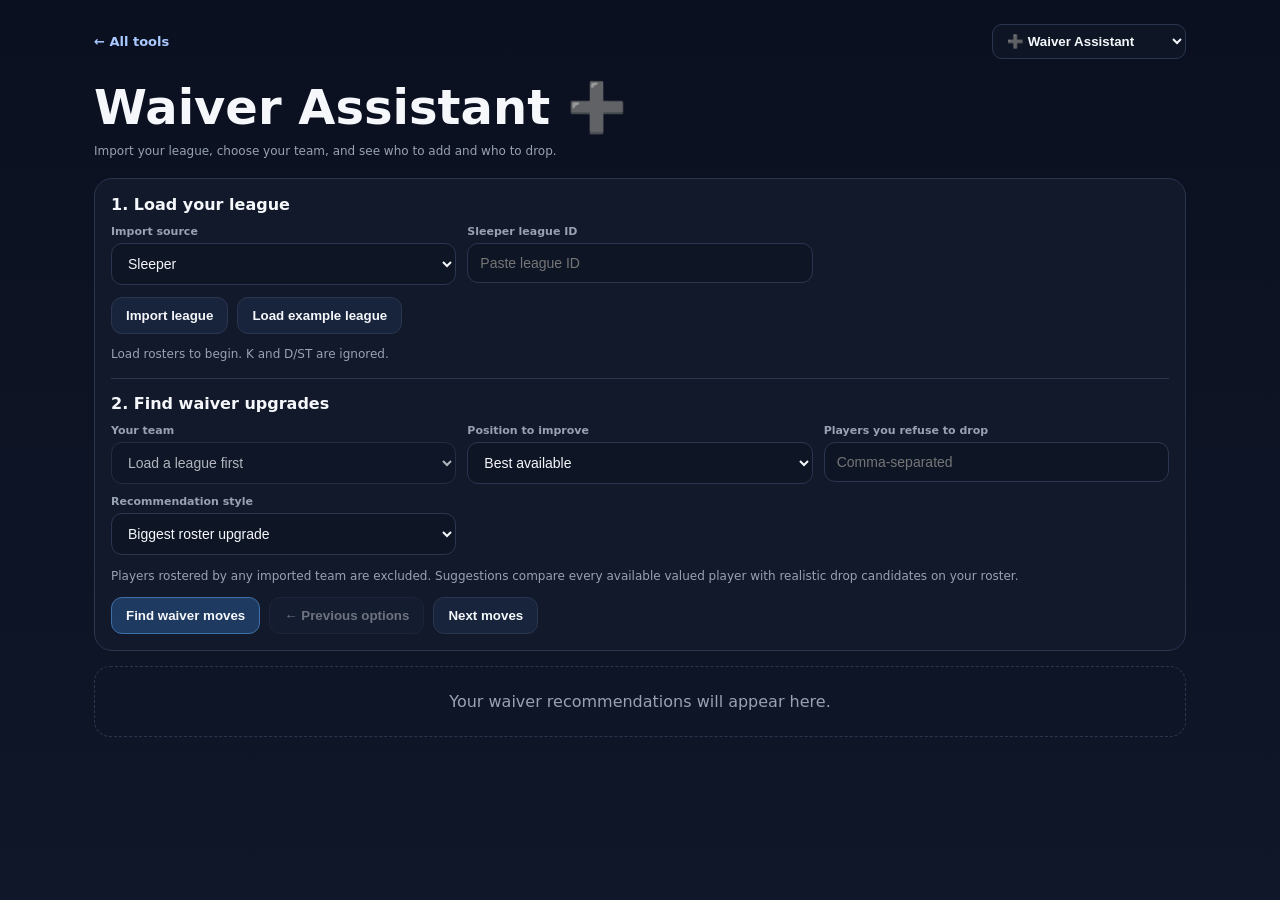
<file: waiver.html>
<!doctype html><html lang="en"><head><meta charset="utf-8"><meta name="viewport" content="width=device-width,initial-scale=1,viewport-fit=cover"><meta name="theme-color" content="#0b1020"><title>Fantasy Waiver Assistant</title><style>
:root{--bg:#0b1020;--panel:#121a2b;--panel2:#0f1829;--text:#f5f7fb;--muted:#98a2b3;--border:#2a3650;--accent:#6ea8fe;--good:#65d6a6;--warn:#f0b35a;--bad:#ff7a90}*{box-sizing:border-box}body{margin:0;min-height:100dvh;font-family:Inter,system-ui,-apple-system,"Segoe UI",sans-serif;background:linear-gradient(180deg,#0b1020,#0f1728);color:var(--text)}.wrap{max-width:1120px;margin:auto;padding:24px 14px 50px}.top{display:flex;justify-content:space-between;align-items:center;gap:12px}.back{color:#a9c9ff;text-decoration:none;font-weight:800;font-size:13px}h1{font-size:clamp(28px,6vw,48px);margin:20px 0 6px}.sub,.help,.status{color:var(--muted);font-size:12px;line-height:1.5}.panel,.offer{background:rgba(18,26,43,.96);border:1px solid var(--border);border-radius:18px;padding:16px}.panel{margin-top:18px}.section{margin-top:15px;padding-top:15px;border-top:1px solid var(--border)}.section:first-child{margin-top:0;padding-top:0;border:0}.section h2{font-size:16px;margin:0 0 11px}.grid{display:grid;grid-template-columns:repeat(3,minmax(0,1fr));gap:11px}.field label{display:block;font-size:11px;color:var(--muted);font-weight:750;margin-bottom:5px}.field input,.field select,.field textarea{width:100%;background:#0e1626;color:var(--text);border:1px solid var(--border);border-radius:11px;padding:11px 12px;font-size:14px;outline:none}.field input:focus,.field select:focus,.field textarea:focus{border-color:var(--accent)}.field textarea{min-height:120px;resize:vertical}.actions{display:flex;gap:9px;flex-wrap:wrap;margin-top:12px}.btn{border:1px solid var(--border);background:#17243b;color:var(--text);border-radius:11px;padding:10px 14px;font-weight:850;cursor:pointer}.primary{background:#1e3a60;border-color:#3f6fa8}.target-wrap{position:relative}.matches{position:absolute;z-index:20;left:0;right:0;top:100%;background:#111c2f;border:1px solid var(--border);border-radius:11px;max-height:270px;overflow:auto;box-shadow:0 14px 32px #0008}.match{display:flex;justify-content:space-between;width:100%;border:0;border-bottom:1px solid var(--border);background:transparent;color:var(--text);padding:11px 12px;text-align:left;cursor:pointer}.match:last-child{border:0}.match small{color:var(--muted)}.hidden{display:none!important}.status{margin-top:11px}.results{display:grid;gap:12px;margin-top:15px}.offer-head{display:flex;justify-content:space-between;gap:10px;align-items:flex-start}.offer h3{margin:0;font-size:17px}.badge{border:1px solid var(--border);border-radius:999px;padding:6px 9px;color:var(--good);font-size:12px;font-weight:850;white-space:nowrap}.sides{display:grid;grid-template-columns:1fr 1fr;gap:10px;margin-top:11px}.side{background:var(--panel2);border:1px solid var(--border);border-radius:13px;padding:11px}.side-label{color:var(--muted);font-size:10px;font-weight:850;text-transform:uppercase}.chips{display:flex;flex-wrap:wrap;gap:6px;margin-top:8px}.chip,.pill{border:1px solid var(--border);border-radius:999px;padding:6px 9px;font-size:12px;font-weight:700}.meta{display:flex;gap:7px;flex-wrap:wrap;margin-top:10px}.pill{color:var(--muted)}.why{color:var(--muted);font-size:12px;line-height:1.5;margin-top:10px}.empty{border:1px dashed var(--border);border-radius:16px;padding:25px;text-align:center;color:var(--muted)}.modal{position:fixed;inset:0;background:#000b;display:grid;place-items:center;padding:18px;z-index:50}.modal-card{max-width:500px;background:var(--panel);border:1px solid var(--border);border-radius:18px;padding:20px}.modal-card h2{margin-top:0}.modal-card p{color:var(--muted);line-height:1.55}.checks{display:flex;gap:12px;flex-wrap:wrap}.checks label{font-size:12px;color:var(--muted)}@media(max-width:760px){.grid,.sides{grid-template-columns:1fr}.top{align-items:flex-start}.offer-head{flex-direction:column}.badge{white-space:normal}}
</style></head><body><main class="wrap"><div class="top"><a class="back" href="index.html">← All tools</a><span class="sub">Values stay hidden</span></div><h1>Trade Target Finder 🎯</h1><div class="sub">Tell us who you want. We’ll find who owns them and build realistic ways to get them.</div><section class="panel"><div class="section"><h2>1. Load your league</h2><div class="grid"><div class="field"><label>Import source</label><select id="source"><option value="sleeper">Sleeper</option><option value="espn">ESPN</option><option value="yahoo">Yahoo</option><option value="manual">Manual / universal</option></select></div><div class="field source sleeper"><label>Sleeper league ID</label><input id="sleeperId" placeholder="Paste league ID"></div><div class="field source espn hidden"><label>ESPN league ID or URL</label><input id="espnId" placeholder="League ID or URL"></div><div class="field source espn hidden"><label>Season</label><input id="espnSeason" type="number" value="2026"></div><div class="field source yahoo hidden"><label>Yahoo league key / ID</label><input id="yahooKey" placeholder="nfl.l.123456"></div><div class="field source yahoo hidden"><label>Yahoo OAuth token</label><input id="yahooToken" type="password" autocomplete="off" placeholder="Required by Yahoo"></div><div class="field source manual hidden" style="grid-column:1/-1"><label>One team per line</label><textarea id="manual" placeholder="My Team: Josh Allen, Chase Brown, Malik Nabers&#10;Team Two: James Cook III, CeeDee Lamb, Trey McBride"></textarea></div></div><div class="actions"><button id="importBtn" class="btn">Import league</button><button id="demoBtn" class="btn">Load example league</button></div><div id="status" class="status">Load rosters to begin. K and D/ST are ignored.</div></div><div class="section"><h2>2. Choose your target</h2><div class="grid"><div class="field"><label>Your team</label><select id="focus" disabled><option>Load a league first</option></select></div><div class="field target-wrap"><label>Player you want</label><input id="targetPlayer" autocomplete="off" placeholder="Try James Cook"><div id="matches" class="matches hidden"></div></div><div class="field"><label>How much should you win?</label><select id="band"><option value="mutual">Mutual — near even</option><option value="slight" selected> Slight win — 1–2%</option><option value="solid">Solid win — 2–3%</option><option value="strong">Strong trade — 3–5%</option><option value="fleece">Fleece — 5–10%</option></select></div><div class="field"><label>Protected players</label><input id="protect" placeholder="Comma-separated"></div><div class="field"><label>Players to shop</label><input id="shop" placeholder="Comma-separated"></div><div class="field"><label>Target-team fit requirement</label><select id="fit"><option value="strict">Strictly plausible</option><option value="balanced" selected>Balanced</option><option value="loose">Show long shots too</option></select></div></div><div class="checks" style="margin-top:12px"><label><input type="checkbox" class="shape" value="1x1" checked> 1-for-1</label><label><input type="checkbox" class="shape" value="2x1" checked> 2-for-1</label><label><input type="checkbox" class="shape" value="3x2" checked> 3-for-2</label><label><input type="checkbox" class="shape" value="switch" checked> Add / switch secondary pieces</label></div><div class="actions"><button id="generate" class="btn primary">Build offers</button><button id="fresh" class="btn">Fresh options</button></div></div></section><section id="results" class="results"><div class="empty">Your trade puzzle options will appear here.</div></section></main><div id="modal" class="modal hidden"><div class="modal-card"><h2 id="modalTitle">Import unavailable</h2><p id="modalBody"></p><div class="actions"><button id="manualJump" class="btn primary">Use manual import</button><button id="modalClose" class="btn">Close</button></div></div></div><script>
const PLAYERS=[["Josh Allen","QB",86.9],["Joe Burrow","QB",83.9],["Brock Purdy","QB",80.8],["Caleb Williams","QB",77.8],["Jordan Love","QB",72.9],["Trevor Lawrence","QB",71.1],["Jared Goff","QB",68.8],["Dak Prescott","QB",67.1],["Jayden Daniels","QB",66.0],["C.J. Stroud","QB",65.1],["Patrick Mahomes","QB",63.6],["Tyler Shough","QB",62.4],["Kirk Cousins","QB",61.5],["Matthew Stafford","QB",59.4],["Bryce Young","QB",59.32],["Aaron Rodgers","QB",58.0],["Bo Nix","QB",57.9],["Justin Herbert","QB",56.8],["Michael Penix Jr.","QB",56.2],["J.J. McCarthy","QB",55.6],["Baker Mayfield","QB",55.0],["Jacoby Brissett","QB",54.96],["Sam Darnold","QB",54.7],["Cam Ward","QB",54.4],["Deshaun Watson","QB",53.6],["Malik Willis","QB",52.9],["Fernando Mendoza","QB",52.8],["Joe Milton III","QB",52.5],["Kyler Murray","QB",52.48],["Carson Beck","QB",52.1],["Daniel Jones","QB",52.0],["Kyle McCord","QB",51.7],["Shedeur Sanders","QB",51.6],["Drew Lock","QB",51.4],["Jameis Winston","QB",51.39],["Marcus Mariota","QB",51.38],["Tanner McKee","QB",51.2],["Tyson Bagent","QB",51.17],["Carson Wentz","QB",50.7],["Gardner Minshew II","QB",50.69],["Mac Jones","QB",50.6],["Anthony Richardson Sr.","QB",50.5],["Geno Smith","QB",49.0],["Drake Maye","QB",8.0],["Lamar Jackson","QB",6.0],["Jalen Hurts","QB",0.0],["Jaxson Dart","QB",0.0],["Tyler Huntley","QB",0.0],["Jahmyr Gibbs","RB",100.0],["Bijan Robinson","RB",98.8],["Christian McCaffrey","RB",97.6],["James Cook III","RB",96.8],["Kenneth Walker III","RB",95.2],["Javonte Williams","RB",93.9],["Jonathan Taylor","RB",92.4],["D'Andre Swift","RB",91.5],["Chuba Hubbard","RB",91.0],["Bucky Irving","RB",90.5],["Chase Brown","RB",90.2],["Bhayshul Tuten","RB",89.5],["Jaylen Warren","RB",83.3],["Kyren Williams","RB",79.4],["Omarion Hampton","RB",78.0],["Breece Hall","RB",75.7],["Blake Corum","RB",75.5],["Tony Pollard","RB",74.2],["Ollie Gordon II","RB",74.0],["Saquon Barkley","RB",73.1],["Elijah Johnson","RB",72.0],["Derrick Henry","RB",71.5],["Jonah Coleman","RB",71.3],["Quinshon Judkins","RB",69.9],["Cam Skattebo","RB",69.7],["Ashton Jeanty","RB",69.5],["Rhamondre Stevenson","RB",68.9],["Josh Jacobs","RB",65.0],["Jordan Mason","RB",64.96],["Kyle Monangai","RB",61.47],["Woody Marks","RB",61.0],["Rachaad White","RB",59.5],["Rico Dowdle","RB",59.3],["Jeremiyah Love","RB",59.1],["Braelon Allen","RB",59.0],["Zach Charbonnet","RB",57.8],["Jadarian Price","RB",57.1],["David Montgomery","RB",57.06],["Tyler Allgeier","RB",56.7],["Kenny Gainwell","RB",56.1],["Travis Etienne Jr.","RB",56.0],["Mike Washington Jr.","RB",55.9],["Emmett Johnson","RB",55.52],["Kaelon Black","RB",55.3],["Aaron Jones Sr.","RB",54.8],["RJ Harvey","RB",54.76],["TreVeyon Henderson","RB",54.3],["J.K. Dobbins","RB",54.0],["Dylan Sampson","RB",53.7],["Chris Rodriguez Jr.","RB",53.5],["Seth McGowan","RB",53.3],["Jacory Croskey-Merritt","RB",53.22],["Samaje Perine","RB",52.87],["Tyjae Spears","RB",52.85],["Audric Estime","RB",52.7],["Devin Singletary","RB",52.6],["Justice Hill","RB",52.47],["Brian Robinson Jr.","RB",52.4],["Jonathon Brooks","RB",52.32],["Corey Kiner","RB",51.9],["MarShawn Lloyd","RB",51.68],["Kaleb Johnson","RB",51.66],["Austin Ekeler","RB",51.57],["Tank Bigsby","RB",51.55],["Bam Knight","RB",51.5],["Jaylen Wright","RB",51.49],["Ray Davis","RB",51.48],["Tyrone Tracy Jr.","RB",51.47],["Sione Vaki","RB",51.3],["Will Shipley","RB",51.15],["Sean Tucker","RB",51.1],["Ty Johnson","RB",51.08],["Demond Claiborne","RB",51.07],["Alvin Kamara","RB",51.0],["Keaton Mitchell","RB",50.96],["Nicholas Singleton","RB",50.9],["Elijah Mitchell","RB",50.88],["Jawhar Jordan","RB",50.86],["Brashard Smith","RB",50.84],["Roschon Johnson","RB",50.8],["Kaytron Allen","RB",50.79],["Emari Demercado","RB",50.78],["CJ Donaldson","RB",50.77],["Emanuel Wilson","RB",50.68],["Jordan James","RB",50.67],["Tyler Goodson","RB",50.59],["Trevor Etienne","RB",50.58],["Kimani Vidal","RB",50.49],["DJ Giddens","RB",50.48],["James Conner","RB",50.47],["Chris Brooks","RB",50.45],["LeQuint Allen Jr.","RB",50.44],["George Holani","RB",50.4],["Adam Randall","RB",50.38],["Kendre Miller","RB",50.37],["Isaiah Davis","RB",50.3],["Tahj Brooks","RB",50.28],["Kareem Hunt","RB",50.27],["Raheim Sanders","RB",49.8],["Jaydon Blue","RB",49.76],["Jaleel McLaughlin","RB",49.7],["Ameer Abdullah","RB",0.0],["De'Von Achane","RB",0.0],["Isiah Pacheco","RB",0.0],["Kenneth Gainwell","RB",0.0],["Jaxon Smith-Njigba","WR",99.6],["Ja'Marr Chase","WR",98.2],["Amon-Ra St. Brown","WR",96.2],["CeeDee Lamb","WR",94.9],["Justin Jefferson","WR",94.6],["Malik Nabers","WR",94.4],["Chris Olave","WR",94.2],["Nico Collins","WR",92.7],["George Pickens","WR",91.8],["Christian Watson","WR",91.4],["Drake London","WR",89.3],["Tee Higgins","WR",88.8],["Puka Nacua","WR",88.2],["Parker Washington","WR",87.0],["Matthew Golden","WR",85.0],["Zay Flowers","WR",84.5],["Garrett Wilson","WR",83.0],["Luther Burden III","WR",81.8],["Tetairoa McMillan","WR",81.3],["DJ Moore","WR",80.3],["Rashee Rice","WR",79.6],["Jameson Williams","WR",79.0],["Carnell Tate","WR",77.92],["DeVonta Smith","WR",77.7],["Mike Evans","WR",76.5],["Stefon Diggs","WR",75.2],["Jalen Coker","WR",74.7],["Jaylen Waddle","WR",74.3],["Emeka Egbuka","WR",73.92],["A.J. Brown","WR",72.1],["Rome Odunze","WR",71.2],["KC Concepcion","WR",70.8],["DK Metcalf","WR",70.6],["Josh Downs","WR",69.82],["Denzel Boston","WR",68.72],["Ladd McConkey","WR",68.5],["Jakobi Meyers","WR",68.3],["Makai Lemon","WR",68.22],["Jordyn Tyson","WR",67.6],["Wan'Dale Robinson","WR",67.3],["Tre' Harris","WR",66.5],["Omar Cooper Jr.","WR",66.2],["Jordan Addison","WR",65.8],["Keenan Allen","WR",65.5],["Khalil Shakir","WR",65.42],["Tre Tucker","WR",63.8],["Adonai Mitchell","WR",63.72],["Deebo Samuel","WR",63.5],["Courtland Sutton","WR",63.2],["Jalen Tyson","WR",63.0],["Caleb Douglas","WR",62.6],["Chris Godwin Jr.","WR",61.45],["Antonio Williams","WR",61.4],["Marvin Harrison Jr.","WR",61.32],["Malik Washington","WR",60.4],["Ryan Flournoy","WR",60.2],["DeMario Douglas","WR",58.96],["Romeo Doubs","WR",57.72],["De'Zhaun Stribling","WR",57.7],["Devaughn Vele","WR",57.5],["Dontayvion Wicks","WR",57.02],["Xavier Worthy","WR",56.5],["Davante Adams","WR",56.4],["Malachi Fields","WR",56.12],["Germie Bernard","WR",55.96],["Tank Dell","WR",55.92],["Michael Pittman Jr.","WR",55.82],["Alec Pierce","WR",55.5],["Ja'Kobi Lane","WR",54.92],["Rashid Shaheed","WR",54.9],["Chris Bell","WR",54.86],["Keon Coleman","WR",54.72],["Pat Bryant","WR",54.6],["Kayshon Boutte","WR",53.8],["Brian Thomas Jr.","WR",53.47],["Quentin Johnston","WR",53.45],["Roman Wilson","WR",53.42],["Jordan Watkins","WR",53.2],["Ted Hurst III","WR",53.1],["Kalif Raymond","WR",53.0],["Konata Mumpfield","WR",52.66],["Mack Hollins","WR",52.56],["Jerry Jeudy","WR",52.45],["Jauan Jennings","WR",52.2],["Dohnte Meyers","WR",52.06],["Isaac TeSlaa","WR",52.02],["Chimere Dike","WR",51.82],["Jalen Nailor","WR",51.8],["Xavier Hutchinson","WR",51.78],["Darnell Mooney","WR",51.76],["Jalen McMillan","WR",51.74],["Efton Chism III","WR",51.64],["Kyle Williams","WR",51.52],["Rashod Bateman","WR",51.46],["Calvin Ridley","WR",51.45],["Cyrus Allen","WR",51.44],["Darius Cooper","WR",51.43],["Treylon Burks","WR",51.42],["Jahan Dotson","WR",51.37],["Travis Hunter","WR",51.36],["Bryce Lance","WR",51.35],["Troy Franklin","WR",51.34],["Kevin Coleman Jr.","WR",51.33],["Elic Ayomanor","WR",51.27],["Christian Kirk","WR",51.25],["Andrei Iosivas","WR",51.12],["Marvin Mims Jr.","WR",51.05],["Skyler Bell","WR",51.04],["Xavier Legette","WR",51.02],["Van Jefferson","WR",50.75],["Brenen Thompson","WR",50.74],["Jalen Royals","WR",50.66],["Elijah Sarratt","WR",50.65],["Tory Horton","WR",50.57],["Tyreek Hill","WR",50.56],["Joshua Palmer","WR",50.55],["Tez Johnson","WR",50.54],["Savion Williams","WR",50.43],["Hollywood Brown","WR",50.42],["Tutu Atwell","WR",50.35],["Colbie Young","WR",50.25],["Reggie Virgil","WR",50.2],["Zachariah Branch","WR",50.16],["Jack Bech","WR",50.1],["CJ Daniels","WR",49.72],["Cooper Kupp","WR",49.5],["Barion Brown","WR",0.0],["Jacob Cowing","WR",0.0],["Jalen Brooks","WR",0.0],["Jayden Reed","WR",0.0],["Jaylin Noel","WR",0.0],["John Metchie III","WR",0.0],["Josh Cameron","WR",0.0],["Kendrick Bourne","WR",0.0],["Michael Wilson","WR",0.0],["Terry McLaurin","WR",0.0],["Trey McBride","TE",85.1],["George Kittle","TE",82.4],["Brock Bowers","TE",81.0],["Colston Loveland","TE",79.5],["Isaiah Likely","TE",77.1],["Harold Fannin Jr.","TE",76.0],["Tucker Kraft","TE",73.8],["Sam LaPorta","TE",72.3],["Dalton Kincaid","TE",70.4],["Tyler Warren","TE",64.92],["Travis Kelce","TE",63.42],["Kyle Pitts Sr.","TE",63.3],["Dallas Goedert","TE",62.9],["Mark Andrews","TE",62.5],["Brenton Strange","TE",61.42],["T.J. Hockenson","TE",60.92],["Chig Okonkwo","TE",59.9],["Mike Gesicki","TE",58.92],["Juwan Johnson","TE",58.3],["Hunter Henry","TE",57.6],["Pat Freiermuth","TE",56.9],["Terrance Ferguson","TE",56.72],["Greg Dulcich","TE",56.66],["Dalton Schultz","TE",56.62],["Darren Waller","TE",55.8],["Kenyon Sadiq","TE",55.26],["AJ Barner","TE",55.22],["Tyler Higbee","TE",54.82],["Michael Mayer","TE",54.1],["Darnell Washington","TE",53.62],["Colby Parkinson","TE",53.06],["Cade Otton","TE",53.02],["Evan Engram","TE",52.82],["Gunnar Helm","TE",52.62],["Eli Raridon","TE",52.52],["Mason Taylor","TE",52.44],["Oronde Gadsden II","TE",52.42],["Jake Ferguson","TE",51.72],["David Njoku","TE",51.62],["Tommy Tremble","TE",51.41],["Charlie Kolar","TE",51.32],["Eli Stowers","TE",51.22],["Nate Boerkircher","TE",50.92],["Noah Fant","TE",50.82],["Zach Ertz","TE",50.73],["Justin Joly","TE",50.72],["Theo Johnson","TE",50.64],["Noah Gray","TE",50.63],["Dawson Knox","TE",50.62],["Daniel Bellinger","TE",50.61],["Brevyn Spann-Ford","TE",50.53],["Oscar Delp","TE",50.52],["Mitchell Evans","TE",50.51],["Ben Sinnott","TE",50.34],["Marlin Klein","TE",50.32],["Matt Hibner","TE",50.24],["Sam Roush","TE",50.22],["Ja'Tavion Sanders","TE",50.12],["Josh Cuevas","TE",50.0],["Jonnu Smith","TE",49.62],["Cole Kmet","TE",0.0],["Davis Allen","TE",0.0],["Elijah Arroyo","TE",0.0],["Elijah Higgins","TE",0.0],["Erick All Jr.","TE",0.0],["Will Mallory","TE",0.0]];
const PENALTY=60,DB=Object.fromEntries(PLAYERS.map(p=>[p[0],{name:p[0],pos:p[1],v:p[2]}]));let league={},chosen=null,offset=0;const $=id=>document.getElementById(id),norm=s=>String(s||'').toLowerCase().replace(/[^a-z0-9]/g,'');const nm=Object.fromEntries(PLAYERS.map(p=>[norm(p[0]),p[0]]));nm.jamescook='James Cook III';nm.devanteadams='Davante Adams';function canon(s){return nm[norm(s)]||null}function esc(s){return String(s).replace(/[&<>"']/g,c=>({'&':'&amp;','<':'&lt;','>':'&gt;','"':'&quot;',"'":'&#039;'}[c]))}function names(v){return new Set(String(v||'').split(',').map(x=>canon(x.trim())||x.trim()).filter(Boolean))}function modal(t,b){$('modalTitle').textContent=t;$('modalBody').textContent=b;$('modal').classList.remove('hidden')}function refresh(){let teams=Object.keys(league),f=$('focus');f.innerHTML='';teams.forEach(t=>f.add(new Option(t,t)));f.disabled=!teams.length;if(!teams.length)f.add(new Option('Load a league first',''))}$('source').onchange=()=>document.querySelectorAll('.source').forEach(x=>x.classList.toggle('hidden',!x.classList.contains($('source').value)));function parseManual(){let out={},miss=[];$('manual').value.trim().split(/\n+/).forEach(line=>{let k=line.indexOf(':');if(k<1)return;let roster=line.slice(k+1).split(',').map(x=>x.trim()),matched=roster.map(canon).filter(Boolean);roster.filter(x=>!canon(x)).forEach(x=>miss.push(x));if(matched.length)out[line.slice(0,k).trim()]=[...new Set(matched)]});if(Object.keys(out).length<2)throw Error('Add at least two teams in the shown format.');league=out;refresh();$('status').textContent=`Loaded ${Object.keys(out).length} teams.${miss.length?' Unmatched: '+miss.slice(0,8).join(', '):''}`}async function sleeper(){let id=$('sleeperId').value.trim();let [u,r,p]=await Promise.all([fetch(`https://api.sleeper.app/v1/league/${id}/users`),fetch(`https://api.sleeper.app/v1/league/${id}/rosters`),fetch('https://api.sleeper.app/v1/players/nfl')]);if(!u.ok||!r.ok||!p.ok)throw Error();let users=await u.json(),rosters=await r.json(),sp=await p.json(),um=Object.fromEntries(users.map(x=>[x.user_id,x.metadata?.team_name||x.display_name||x.user_id])),out={},matched=0,total=0;rosters.forEach(x=>{let a=[];(x.players||[]).forEach(id=>{total++;let o=sp[id],c=o&&canon(o.full_name||`${o.first_name||''} ${o.last_name||''}`);if(c){a.push(c);matched++}});out[um[x.owner_id]||`Roster ${x.roster_id}`]=[...new Set(a)]});league=out;refresh();$('status').textContent=`Imported ${Object.keys(out).length} Sleeper teams. Matched ${matched}/${total} players.`}function espnId(raw){if(/^\d+$/.test(raw))return raw;return (raw.match(/leagueId[=\/]?(\d+)/i)||raw.match(/leagues\/(\d+)/)||[])[1]||''}async function espn(){let id=espnId($('espnId').value),season=+$('espnSeason').value||2026;if(!id)throw Error('ID');let r=await fetch(`https://fantasy.espn.com/apis/v3/games/ffl/seasons/${season}/segments/0/leagues/${id}?view=mTeam&view=mRoster`,{credentials:'omit'});if(r.status===401||r.status===403)throw Error('PRIVATE');if(!r.ok)throw Error();let d=await r.json(),out={};(d.teams||[]).forEach(t=>{let a=[];((t.roster||{}).entries||[]).forEach(e=>{let p=e.playerPoolEntry?.player,c=p&&canon(p.fullName||p.displayName);if(c)a.push(c)});if(a.length)out[t.name||`Team ${t.id}`]=[...new Set(a)]});if(Object.keys(out).length<2)throw Error('PRIVATE');league=out;refresh();$('status').textContent=`Imported ${Object.keys(out).length} ESPN teams.`}async function yahoo(){let key=$('yahooKey').value.trim(),token=$('yahooToken').value.trim();if(/^\d+$/.test(key))key=`nfl.l.${key}`;if(!token)throw Error('AUTH');async function xml(url){let r=await fetch(url,{headers:{Authorization:`Bearer ${token}`,Accept:'application/xml'}});if(!r.ok)throw Error('AUTH');return new DOMParser().parseFromString(await r.text(),'application/xml')}let td=await xml(`https://fantasysports.yahooapis.com/fantasy/v2/league/${encodeURIComponent(key)}/teams`),teams=[...td.getElementsByTagName('team')].map(t=>({key:t.getElementsByTagName('team_key')[0]?.textContent,name:t.getElementsByTagName('name')[0]?.textContent})).filter(x=>x.key),out={};for(let t of teams){let d=await xml(`https://fantasysports.yahooapis.com/fantasy/v2/team/${encodeURIComponent(t.key)}/roster/players`),a=[];[...d.getElementsByTagName('player')].forEach(p=>{let c=canon(p.getElementsByTagName('full')[0]?.textContent);if(c)a.push(c)});if(a.length)out[t.name||t.key]=[...new Set(a)]}$('yahooToken').value='';if(Object.keys(out).length<2)throw Error('AUTH');league=out;refresh();$('status').textContent=`Imported ${Object.keys(out).length} Yahoo teams.`}$('importBtn').onclick=async()=>{try{$('status').textContent='Importing…';let s=$('source').value;if(s==='manual')parseManual();if(s==='sleeper')await sleeper();if(s==='espn')await espn();if(s==='yahoo')await yahoo()}catch(e){$('status').textContent='Direct import unavailable.';modal(e.message==='PRIVATE'?'This ESPN league is private':e.message==='AUTH'?'Yahoo authorization required':'League import failed','The platform could not expose these rosters to this static page. Make the league public where applicable, or use the universal manual import.')}};$('demoBtn').onclick=()=>{league={North:['Josh Allen','Chase Brown','Malik Nabers','Tee Higgins','Sam LaPorta','Tony Pollard','Xavier Worthy'],South:['James Cook III','CeeDee Lamb','George Pickens','Trey McBride','Bo Nix','Rico Dowdle','Keenan Allen'],West:['Lamar Jackson','Bijan Robinson','Breece Hall','Drake London','DeVonta Smith','Mark Andrews','Cooper Kupp']};refresh();$('status').textContent='Loaded a 3-team example league. Try James Cook.'};$('modalClose').onclick=()=>$('modal').classList.add('hidden');$('manualJump').onclick=()=>{$('modal').classList.add('hidden');$('source').value='manual';$('source').onchange();$('manual').focus()};
function showMatches(){let q=norm($('targetPlayer').value),onRoster=new Set(Object.values(league).flat()),list=PLAYERS.filter(p=>!q||norm(p[0]).includes(q)).filter(p=>!Object.keys(league).length||onRoster.has(p[0])).slice(0,14);$('matches').innerHTML=list.map(p=>`<button class="match" data-name="${esc(p[0])}"><span>${esc(p[0])}</span><small>${p[1]}</small></button>`).join('');$('matches').classList.toggle('hidden',!list.length);$('matches').querySelectorAll('button').forEach(b=>b.onclick=()=>{chosen=b.dataset.name;$('targetPlayer').value=chosen;$('matches').classList.add('hidden')})}$('targetPlayer').oninput=()=>{chosen=null;showMatches()};$('targetPlayer').onfocus=showMatches;document.addEventListener('click',e=>{if(!e.target.closest('.target-wrap'))$('matches').classList.add('hidden')});function sum(a){return a.reduce((s,n)=>s+DB[n].v,0)}function eff(give,recv){return{a:sum(recv)-Math.max(0,recv.length-give.length)*PENALTY,b:sum(give)-Math.max(0,give.length-recv.length)*PENALTY}}function pct(give,recv){let x=eff(give,recv);return (x.a/x.b-1)*100}function utility(r){let used=new Set(),pool=r.filter(x=>DB[x]);function take(pos,n){let a=pool.filter(x=>DB[x].pos===pos&&!used.has(x)).sort((a,b)=>DB[b].v-DB[a].v).slice(0,n);a.forEach(x=>used.add(x));return a}let starters=[...take('QB',1),...take('RB',2),...take('WR',2),...take('TE',1)],flex=pool.filter(x=>!used.has(x)&&DB[x].pos!=='QB').sort((a,b)=>DB[b].v-DB[a].v).slice(0,2);flex.forEach(x=>used.add(x));return [...starters,...flex].reduce((s,x)=>s+Math.max(0,DB[x].v-60),0)}function after(r,g,rec){let s=new Set(g);return r.filter(x=>!s.has(x)).concat(rec)}function combos(a,max){let o=a.map(x=>[x]);if(max>=2)for(let i=0;i<a.length;i++)for(let j=i+1;j<a.length;j++)o.push([a[i],a[j]]);if(max>=3){let top=[...a].sort((x,y)=>DB[y].v-DB[x].v).slice(0,10);for(let i=0;i<top.length;i++)for(let j=i+1;j<top.length;j++)for(let k=j+1;k<top.length;k++)o.push([top[i],top[j],top[k]])}return o}function range(){return{mutual:[-2,2],slight:[1,2],solid:[2,3],strong:[3,5],fleece:[5,10]}[$('band').value]}function distance(p){let r=range();return p<r[0]?r[0]-p:p>r[1]?p-r[1]:0}function build(){let focus=$('focus').value,target=chosen||canon($('targetPlayer').value),owner=Object.keys(league).find(t=>league[t].includes(target));if(!focus||!target||!owner){$('status').textContent='Choose your team and select a rostered target player.';return[]}if(owner===focus){$('status').textContent=`${target} is already on ${focus}.`;return[]}let protect=names($('protect').value),shop=names($('shop').value),A=league[focus].filter(x=>DB[x]&&!protect.has(x)&&x!==target),B=league[owner].filter(x=>DB[x]&&x!==target),shapes=new Set([...document.querySelectorAll('.shape:checked')].map(x=>x.value)),baseA=utility(league[focus]),baseB=utility(league[owner]),fitFloor={strict:.25,balanced:-.5,loose:-2}[$('fit').value],out=[];let addCandidate=(give,extra,label)=>{let recv=[target,...extra],p=pct(give,recv);if(!Number.isFinite(p)||p < -20||p > 25)return;let newA=after(league[focus],give,recv),newB=after(league[owner],recv,give),da=utility(newA)-baseA,db=utility(newB)-baseB,dist=distance(p),exactBand=dist===0,exactFit=db>=fitFloor,shopBoost=give.some(x=>shop.has(x))?6:0,score=(exactBand?80:0)+(exactFit?35:0)-dist*7-Math.max(0,fitFloor-db)*8+db*2+da+shopBoost;out.push({focus,owner,target,give,recv,p,da,db,label,score,shopped:shopBoost>0,exactBand,exactFit})};let ac=combos(A,3);for(let g of ac){if(g.length===1&&shapes.has('1x1'))addCandidate(g,[],'Straight 1-for-1');if(g.length===2&&shapes.has('2x1'))addCandidate(g,[],'2-for-1 consolidation');if(g.length===3&&shapes.has('3x2'))for(let x of B)addCandidate(g,[x],'3-for-2 puzzle');if(shapes.has('switch')&&g.length<=2)for(let x of B.slice(0,12))addCandidate(g,[x],'Secondary-piece switch')}out.sort((a,b)=>b.score-a.score);let seen=new Set;out=out.filter(x=>{let k=[...x.give].sort().join('+')+'|'+[...x.recv].sort().join('+');if(seen.has(k))return false;seen.add(k);return true});let exact=out.filter(x=>x.exactBand&&x.exactFit).length;$('status').textContent=`${target} belongs to ${owner}. ${exact?`Found ${exact} exact matches; closest alternatives are included too.`:'No exact overlap, so showing the closest realistic options instead.'}`;return out}function render(list){if(!list.length){$('results').innerHTML='<div class="empty">No usable package exists with these deal structures. Unprotect another player or enable more structures.</div>';return}$('results').innerHTML=list.slice(offset,offset+12).map(x=>{let fit=x.db>.5?'improves their lineup':x.db>-.2?'keeps their roster balanced':'is a tougher roster-fit sell',why=`${x.owner} might listen because this ${x.label.toLowerCase()} ${fit}.`;if(!x.exactBand)why+=' This is the closest available option to your requested win band, not an exact match.';if(!x.exactFit)why+=' It is below your roster-fit preference, so treat it as a negotiation starting point.';if(x.shopped)why+=' It also uses a player you marked to shop.';if(x.give.length!==x.recv.length)why+=` The −60 extra-player adjustment is included before the percentage.`;return `<article class="offer"><div class="offer-head"><div><h3>${esc(x.label)}</h3><div class="sub">${esc(x.focus)} targets ${esc(x.target)} from ${esc(x.owner)}</div></div><div class="badge">${x.exactBand?'Exact band':'Closest option'} • ${x.p>=0?'Your win':'You give'} ${Math.abs(x.p).toFixed(1)}%</div></div><div class="sides"><div class="side"><div class="side-label">You send</div><div class="chips">${x.give.map(n=>`<span class="chip">${esc(n)}</span>`).join('')}</div></div><div class="side"><div class="side-label">You receive</div><div class="chips">${x.recv.map(n=>`<span class="chip">${esc(n)}</span>`).join('')}</div></div></div><div class="meta"><span class="pill">${x.give.length}-for-${x.recv.length}</span><span class="pill">Target-team fit: ${x.db>.5?'strong':x.db>-.2?'plausible':'long shot'}</span><span class="pill">${x.exactBand&&x.exactFit?'Matches every filter':'Nearby alternative'}</span><span class="pill">Protected players excluded</span></div><div class="why">${esc(why)}</div></article>`}).join('')}$('generate').onclick=()=>{offset=0;render(build())};$('fresh').onclick=()=>{let a=build();offset=a.length?((offset+8)%a.length):0;render(a)};refresh();
</script><script>
// Broad-search target engine: compare every 1–3 player package, then sort instead of filtering.
const oldBand=$('band');oldBand.parentElement.innerHTML='<label>How should results be sorted?</label><select id="sortMode"><option value="fit">Best fit for both teams + a win for me</option><option value="even">Most even trade</option><option value="win">Biggest win percentage</option></select>';
const oldFit=$('fit');oldFit.parentElement.innerHTML='<label>Package search</label><select disabled><option>All 1–3 player combinations</option></select>';
const checks=document.querySelector('.checks');checks.className='help';checks.innerHTML='Every possible 1-, 2-, and 3-player package is added up and compared. Roster fit helps sort the results but never blocks an offer.';
$('generate').textContent='Compare all trade puzzles';$('fresh').textContent='Next options';
function partnerCombos(roster){const ranked=[...roster].filter(n=>DB[n]).sort((a,b)=>DB[b].v-DB[a].v);return [[]].concat(combos(ranked,2))}
build=function(){
  const focus=$('focus').value,target=chosen||canon($('targetPlayer').value),owner=Object.keys(league).find(t=>league[t].includes(target));
  if(!focus||!target||!owner){$('status').textContent='Choose your team and select a rostered target player.';return[]}
  if(owner===focus){$('status').textContent=`${target} is already on ${focus}.`;return[]}
  const protect=names($('protect').value),shop=names($('shop').value);
  const mine=league[focus].filter(n=>DB[n]&&!protect.has(n)&&n!==target);
  const theirs=league[owner].filter(n=>DB[n]&&n!==target);
  const myPackages=combos(mine,3),extras=partnerCombos(theirs),baseA=utility(league[focus]),baseB=utility(league[owner]),mode=$('sortMode').value,out=[];
  for(const give of myPackages)for(const extra of extras){
    const recv=[target,...extra];if(recv.length>3)continue;
    const p=pct(give,recv);if(!Number.isFinite(p)||Math.abs(p)>60)continue;
    const da=utility(after(league[focus],give,recv))-baseA,db=utility(after(league[owner],recv,give))-baseB;
    const shopped=give.some(n=>shop.has(n));
    let score;
    if(mode==='win')score=p*8+db*.35+da*.25+(shopped?5:0);
    else if(mode==='even')score=-Math.abs(p)*10+db*.3+da*.3+(shopped?4:0);
    else score=(p>=0?16:-Math.abs(p)*4)+Math.min(12,Math.max(-12,da))*1.6+Math.min(12,Math.max(-12,db))*1.6-Math.abs(p-2)*.7+(shopped?5:0);
    const label=give.length===1&&recv.length===1?'Straight 1-for-1':give.length>recv.length?`${give.length}-for-${recv.length} consolidation`:give.length<recv.length?`${give.length}-for-${recv.length} return package`:`${give.length}-for-${recv.length} piece swap`;
    out.push({focus,owner,target,give,recv,p,da,db,label,score,shopped});
  }
  out.sort((a,b)=>b.score-a.score);const seen=new Set(),unique=out.filter(x=>{const k=[...x.give].sort().join('+')+'|'+[...x.recv].sort().join('+');if(seen.has(k))return false;seen.add(k);return true});
  $('status').textContent=`${target} belongs to ${owner}. Compared ${unique.length.toLocaleString()} possible trade puzzles; showing the best-ranked options.`;return unique;
};
render=function(list){
  if(!list.length){$('results').innerHTML='<div class="empty">No packages could be built. Make sure your imported roster has valued players and that the target is on another team.</div>';return}
  $('results').innerHTML=list.slice(offset,offset+15).map((x,i)=>{const fit=x.db>.5?'improves their roster':x.db>-.5?'keeps their roster close to neutral':'is a harder roster-fit sell';let why=`${x.owner} might consider it because the package ${fit}.`;if(x.shopped)why+=' It uses someone you marked to shop.';if(x.give.length!==x.recv.length)why+=' The −60 adjustment is included for each extra roster spot.';return `<article class="offer"><div class="offer-head"><div><h3>${esc(x.label)}</h3><div class="sub">Ranked option ${i+1+offset} • ${esc(x.target)} from ${esc(x.owner)}</div></div><div class="badge">${x.p>=0?'Your win':'Their win'}: ${Math.abs(x.p).toFixed(1)}%</div></div><div class="sides"><div class="side"><div class="side-label">You send</div><div class="chips">${x.give.map(n=>`<span class="chip">${esc(n)}</span>`).join('')}</div></div><div class="side"><div class="side-label">You receive</div><div class="chips">${x.recv.map(n=>`<span class="chip">${esc(n)}</span>`).join('')}</div></div></div><div class="meta"><span class="pill">${x.give.length}-for-${x.recv.length}</span><span class="pill">Your roster fit: ${x.da>.5?'better':x.da>-.5?'neutral':'worse'}</span><span class="pill">Their roster fit: ${x.db>.5?'better':x.db>-.5?'neutral':'worse'}</span><span class="pill">Protected players excluded</span></div><div class="why">${esc(why)}</div></article>`}).join('');
};
$('generate').onclick=()=>{offset=0;render(build())};$('fresh').onclick=()=>{const a=build();offset=a.length?((offset+15)%a.length):0;render(a)};
</script><script>
// Updated one-QB value curve shared with the analyzer and generator.
const UPDATED_VALUES={"Josh Allen":95,"Lamar Jackson":93,"Caleb Williams":87,"Jalen Hurts":86,"Jayden Daniels":84,"Joe Burrow":82,"Drake Maye":79,"Justin Herbert":79,"Patrick Mahomes":78,"Trevor Lawrence":77,"Jaxson Dart":75,"Tyler Shough":73,"Brock Purdy":70,"Jordan Love":60,"Dak Prescott":60,"Bo Nix":60,"Jared Goff":60,"Matthew Stafford":60,"Baker Mayfield":59,"C.J. Stroud":59,"Bryce Young":58,"Kyler Murray":58,"Aaron Rodgers":55,"Jacoby Brissett":55,"Sam Darnold":55,"Geno Smith":55,"Cam Ward":55,"Kirk Cousins":52,"Daniel Jones":50,"Deshaun Watson":50,"Malik Willis":50,"Trey McBride":94,"Brock Bowers":91,"Colston Loveland":86,"Tyler Warren":84,"Dalton Kincaid":81,"Isaiah Likely":76,"Sam LaPorta":74,"Dallas Goedert":72,"Tucker Kraft":71};for(const [n,v] of Object.entries(UPDATED_VALUES))if(DB[n])DB[n].v=v;eff=function(give,recv){const extraQb=p=>Math.max(0,p.filter(n=>DB[n]?.pos==='QB').length-1)*12;return{a:sum(recv)-Math.max(0,recv.length-give.length)*PENALTY-extraQb(recv),b:sum(give)-Math.max(0,give.length-recv.length)*PENALTY-extraQb(give)}};
// Navigation, color-coded fit, and reversible pagination.
const extraStyle=document.createElement('style');extraStyle.textContent='.fit-good{color:var(--good)!important;border-color:#2f8065!important;background:#123328}.fit-bad{color:var(--bad)!important;border-color:#80394a!important;background:#351923}.tool-switch{width:auto;max-width:210px;background:#0e1626;color:var(--text);border:1px solid var(--border);border-radius:10px;padding:8px 10px;font-weight:750}.btn:disabled{opacity:.4;cursor:not-allowed}';document.head.appendChild(extraStyle);
const topRight=document.querySelector('.top .sub');topRight.innerHTML='<select id="toolSwitch" class="tool-switch" aria-label="Switch tool"><option value="target.html">🎯 Target Finder</option><option value="index.html">🏠 Home</option><option value="analyzer.html">⚖️ Trade Analyzer</option><option value="generator.html">🔁 Trade Generator</option></select>';$('toolSwitch').onchange=e=>location.href=e.target.value;
const nextButton=$('fresh'),previousButton=document.createElement('button'),pageLabel=document.createElement('span');previousButton.id='previous';previousButton.className='btn';previousButton.textContent='← Previous options';previousButton.disabled=true;pageLabel.id='pageLabel';pageLabel.className='status';pageLabel.style.alignSelf='center';nextButton.parentElement.insertBefore(previousButton,nextButton);nextButton.parentElement.appendChild(pageLabel);
let currentResults=[];function updatePager(){const page=Math.floor(offset/15)+1,total=Math.max(1,Math.ceil(currentResults.length/15));previousButton.disabled=offset===0;nextButton.disabled=offset+15>=currentResults.length;pageLabel.textContent=`Page ${page} of ${total}`}
const broadRender=render;render=function(list){currentResults=list;broadRender(list);document.querySelectorAll('.offer').forEach((card,i)=>{const item=list[offset+i];if(!item)return;const pills=card.querySelectorAll('.meta .pill');if(pills[1])pills[1].classList.add(item.da>=0?'fit-good':'fit-bad');if(pills[2])pills[2].classList.add(item.db>=0?'fit-good':'fit-bad')});updatePager()};
$('generate').onclick=()=>{offset=0;render(build())};nextButton.onclick=()=>{if(offset+15<currentResults.length){offset+=15;render(currentResults);$('results').scrollIntoView({behavior:'smooth',block:'start'})}};previousButton.onclick=()=>{if(offset>0){offset=Math.max(0,offset-15);render(currentResults);$('results').scrollIntoView({behavior:'smooth',block:'start'})}};
</script><script>
(function(){
document.title='Fantasy Waiver Assistant';document.querySelector('h1').textContent='Waiver Assistant ➕';document.querySelector('h1+.sub').textContent='Import your league, choose your team, and see who to add and who to drop.';const sectionTitles=document.querySelectorAll('.section h2');sectionTitles[1].textContent='2. Find waiver upgrades';$('sortMode').closest('.field').style.display='none';const packageField=[...document.querySelectorAll('.field')].find(f=>f.querySelector('label')?.textContent==='Package search');if(packageField)packageField.style.display='none';
const targetField=$('targetPlayer').closest('.field');targetField.innerHTML='<label>Position to improve</label><select id="waiverPos"><option value="ANY">Best available</option><option value="RB">Running back</option><option value="WR">Wide receiver</option><option value="QB">Quarterback</option><option value="TE">Tight end</option></select>';
const protectField=$('protect').closest('.field');protectField.querySelector('label').textContent='Players you refuse to drop';
const shopField=$('shop').closest('.field');shopField.innerHTML='<label>Recommendation style</label><select id="waiverStyle"><option value="upgrade">Biggest roster upgrade</option><option value="need">Best positional need</option><option value="upside">Highest-upside available player</option></select>';
$('generate').textContent='Find waiver moves';$('fresh').textContent='Next moves';const puzzleHelp=[...document.querySelectorAll('.help')].find(x=>x.textContent.includes('possible 1-'));if(puzzleHelp)puzzleHelp.textContent='Players rostered by any imported team are excluded. Suggestions compare every available valued player with realistic drop candidates on your roster.';
const sw=$('toolSwitch');sw.innerHTML='<option value="waiver.html">➕ Waiver Assistant</option><option value="index.html">🏠 Home</option><option value="analyzer.html">⚖️ Trade Analyzer</option><option value="generator.html">🔁 Trade Generator</option><option value="target.html">🎯 Target Finder</option><option value="tradefinder.html">🔄 Trade Block Finder</option>';const initialEmpty=$('results').querySelector('.empty');if(initialEmpty)initialEmpty.textContent='Your waiver recommendations will appear here.';
let allMoves=[];function waiverBuild(){const focus=$('focus').value;if(!focus||!league[focus]){$('status').textContent='Import a league and choose your team first.';return[]}const rostered=new Set(Object.values(league).flat()),protectedSet=names($('protect').value),pos=$('waiverPos').value,style=$('waiverStyle').value,available=PLAYERS.map(p=>p[0]).filter(n=>!rostered.has(n)&&(pos==='ANY'||DB[n].pos===pos)),drops=league[focus].filter(n=>DB[n]&&!protectedSet.has(n)),counts={QB:0,RB:0,WR:0,TE:0};league[focus].forEach(n=>{if(DB[n])counts[DB[n].pos]++});const out=[];for(const add of available)for(const drop of drops){const gain=DB[add].v-DB[drop].v,need=Math.max(0,({QB:1,RB:4,WR:5,TE:2}[DB[add].pos]||2)-counts[DB[add].pos]),posUpgrade=DB[add].pos===DB[drop].pos?4:0;let score=style==='upside'?DB[add].v*3+gain:style==='need'?gain*2+need*8+posUpgrade:gain*4+need*3+posUpgrade;out.push({add,drop,gain,need,score})}out.sort((a,b)=>b.score-a.score);const seen=new Set(),unique=out.filter(x=>{const k=x.add+'|'+x.drop;if(seen.has(k))return false;seen.add(k);return true});$('status').textContent=`Found ${available.length} valued unrostered players and compared ${unique.length.toLocaleString()} add/drop combinations.`;return unique}
function waiverRender(list){allMoves=list;if(!list.length){$('results').innerHTML='<div class="empty">No matching waiver players were found in the current value database. Try Best available or check the imported rosters.</div>';return}const page=list.slice(offset,offset+15);$('results').innerHTML=page.map((x,i)=>{const good=x.gain>0,border=good?'fit-good':'fit-bad',why=good?`${x.add} grades as an upgrade over ${x.drop}.`:`${x.add} is available, but the model would prefer keeping ${x.drop}.`;return `<article class="offer"><div class="offer-head"><div><h3>Add ${esc(x.add)}</h3><div class="sub">Waiver option ${offset+i+1} • ${DB[x.add].pos}</div></div><div class="badge ${border}">${good?'Upgrade':'Depth option'}</div></div><div class="sides"><div class="side"><div class="side-label">Pick up</div><div class="chips"><span class="chip">${esc(x.add)}</span></div></div><div class="side"><div class="side-label">Drop</div><div class="chips"><span class="chip">${esc(x.drop)}</span></div></div></div><div class="meta"><span class="pill ${border}">Team effect: ${good?'better':'worse'}</span><span class="pill">${x.need>0?'Fills a positional need':'Depth competition'}</span></div><div class="why">${esc(why)} Individual values remain hidden.</div></article>`}).join('');const total=Math.max(1,Math.ceil(list.length/15));$('pageLabel').textContent=`Page ${Math.floor(offset/15)+1} of ${total}`;$('previous').disabled=offset===0;$('fresh').disabled=offset+15>=list.length}
$('generate').onclick=()=>{offset=0;waiverRender(waiverBuild())};$('fresh').onclick=()=>{if(offset+15<allMoves.length){offset+=15;waiverRender(allMoves)}};$('previous').onclick=()=>{if(offset>0){offset=Math.max(0,offset-15);waiverRender(allMoves)}};
})();
for(const p of PLAYERS){const base=norm(p[0].replace(/\s+(?:Jr\.?|Sr\.?|II|III|IV|V)$/i,''));if(base&&!nm[base])nm[base]=p[0]} // Accept platform names with omitted suffixes.
Object.assign(nm,{kennethwalker:'Kenneth Walker III',lutherburden:'Luther Burden III',travisetienne:'Travis Etienne Jr.',brianthomas:'Brian Thomas Jr.',marvinharrison:'Marvin Harrison Jr.',haroldfannin:'Harold Fannin Jr.'});
sleeper=async function(){const id=$('sleeperId').value.trim(),status=$('status');status.textContent='Importing Sleeper league…';const[usersR,rostersR,playersR]=await Promise.all([fetch(`https://api.sleeper.app/v1/league/${id}/users`),fetch(`https://api.sleeper.app/v1/league/${id}/rosters`),fetch('https://api.sleeper.app/v1/players/nfl')]);if(!usersR.ok||!rostersR.ok||!playersR.ok)throw Error('Sleeper request failed');const users=await usersR.json(),rosters=await rostersR.json(),sp=await playersR.json(),userMap=Object.fromEntries(users.map(u=>[u.user_id,u.metadata?.team_name||u.display_name||u.user_id])),out={},unmatched=[],ignored=[];let matched=0;for(const r of rosters){const team=userMap[r.owner_id]||`Roster ${r.roster_id}`,found=[];for(const pid of(r.players||[])){const obj=sp[pid],full=obj?.full_name||'',joined=[obj?.first_name,obj?.last_name].filter(Boolean).join(' '),pos=obj?.position;if(pos==='K'||pos==='DEF'){ignored.push(full||joined||pid);continue}const c=canon(full)||canon(joined);if(c){found.push(c);matched++}else unmatched.push(full||joined||pid)}out[team]=[...new Set(found)]}league=out;refresh();status.textContent=`Imported ${Object.keys(out).length} Sleeper teams. Matched ${matched} valued players. Ignored ${ignored.length} K/DST. Not on the value board (${unmatched.length}): ${unmatched.slice(0,18).join(', ')}${unmatched.length>18?'…':''}`};
// Best-player premiums apply only to trades; waiver comparisons use the visible player values.
setTimeout(()=>{const monday={"Jalen Hurts":77.5,"Saquon Barkley":89.0,"Tank Bigsby":56.0,"DeVonta Smith":86.1,"Dontayvion Wicks":63.7,"Makai Lemon":63.7,"D'Andre Swift":87.8,"Kyle Monangai":68.1,"Luther Burden III":81.3,"Rome Odunze":78.2,"Kalif Raymond":62.5,"Colston Loveland":77.4,"Cole Kmet":58.0};for(const[n,v]of Object.entries(monday))if(DB[n])DB[n].v=v},0);
</script><script>const FINAL_VALUE_UPDATES={"Jahmyr Gibbs":100.0,"Jaxon Smith-Njigba":99.6,"Bijan Robinson":98.8,"Ja'Marr Chase":98.2,"Christian McCaffrey":97.6,"James Cook III":96.8,"Amon-Ra St. Brown":96.2,"Kenneth Walker III":95.2,"CeeDee Lamb":94.9,"Justin Jefferson":94.6,"Malik Nabers":94.4,"Chris Olave":94.2,"Javonte Williams":93.9,"Nico Collins":92.7,"Jonathan Taylor":92.4,"George Pickens":91.8,"D'Andre Swift":91.5,"Christian Watson":91.4,"Chuba Hubbard":91.0,"Bucky Irving":90.5,"Chase Brown":90.2,"Bhayshul Tuten":89.5,"Drake London":89.3,"Tee Higgins":88.8,"Puka Nacua":88.2,"Parker Washington":87.0,"Josh Allen":86.9,"Trey McBride":85.1,"Matthew Golden":85.0,"Zay Flowers":84.5,"Joe Burrow":83.9,"Jaylen Warren":83.3,"Garrett Wilson":83.0,"George Kittle":82.4,"Luther Burden III":81.8,"Tetairoa McMillan":81.3,"Brock Bowers":81.0,"Brock Purdy":80.8,"DJ Moore":80.3,"Rashee Rice":79.6,"Colston Loveland":79.5,"Kyren Williams":79.4,"Jameson Williams":79.0,"Omarion Hampton":78.0,"Carnell Tate":77.92,"Caleb Williams":77.8,"DeVonta Smith":77.7,"Isaiah Likely":77.1,"Mike Evans":76.5,"Harold Fannin Jr.":76.0,"Breece Hall":75.7,"Blake Corum":75.5,"Stefon Diggs":75.2,"Jalen Coker":74.7,"Jaylen Waddle":74.3,"Tony Pollard":74.2,"Ollie Gordon II":74.0,"Emeka Egbuka":73.92,"Tucker Kraft":73.8,"Saquon Barkley":73.1,"Jordan Love":72.9,"Sam LaPorta":72.3,"A.J. Brown":72.1,"Elijah Johnson":72.0,"Derrick Henry":71.5,"Jonah Coleman":71.3,"Rome Odunze":71.2,"Trevor Lawrence":71.1,"KC Concepcion":70.8,"DK Metcalf":70.6,"Dalton Kincaid":70.4,"Quinshon Judkins":69.9,"Josh Downs":69.82,"Cam Skattebo":69.7,"Ashton Jeanty":69.5,"Rhamondre Stevenson":68.9,"Jared Goff":68.8,"Denzel Boston":68.72,"Ladd McConkey":68.5,"Jakobi Meyers":68.3,"Makai Lemon":68.22,"Jordyn Tyson":67.6,"Wan'Dale Robinson":67.3,"Dak Prescott":67.1,"Tre' Harris":66.5,"Omar Cooper Jr.":66.2,"Jayden Daniels":66.0,"Jordan Addison":65.8,"Keenan Allen":65.5,"Khalil Shakir":65.42,"C.J. Stroud":65.1,"Josh Jacobs":65.0,"Jordan Mason":64.96,"Tyler Warren":64.92,"Tre Tucker":63.8,"Adonai Mitchell":63.72,"Patrick Mahomes":63.6,"Deebo Samuel":63.5,"Travis Kelce":63.42,"Kyle Pitts Sr.":63.3,"Courtland Sutton":63.2,"Jalen Tyson":63.0,"Dallas Goedert":62.9,"Caleb Douglas":62.6,"Mark Andrews":62.5,"Tyler Shough":62.4,"Kirk Cousins":61.5,"Kyle Monangai":61.47,"Chris Godwin Jr.":61.45,"Brenton Strange":61.42,"Antonio Williams":61.4,"Marvin Harrison Jr.":61.32,"Woody Marks":61.0,"T.J. Hockenson":60.92,"Malik Washington":60.4,"Ryan Flournoy":60.2,"Chig Okonkwo":59.9,"Rachaad White":59.5,"Matthew Stafford":59.4,"Bryce Young":59.32,"Rico Dowdle":59.3,"Jeremiyah Love":59.1,"Braelon Allen":59.0,"DeMario Douglas":58.96,"Mike Gesicki":58.92,"Juwan Johnson":58.3,"Aaron Rodgers":58.0,"Bo Nix":57.9,"Zach Charbonnet":57.8,"Romeo Doubs":57.72,"De'Zhaun Stribling":57.7,"Hunter Henry":57.6,"Devaughn Vele":57.5,"Jadarian Price":57.1,"David Montgomery":57.06,"Dontayvion Wicks":57.02,"Pat Freiermuth":56.9,"Justin Herbert":56.8,"Terrance Ferguson":56.72,"Tyler Allgeier":56.7,"Greg Dulcich":56.66,"Dalton Schultz":56.62,"Xavier Worthy":56.5,"Davante Adams":56.4,"Michael Penix Jr.":56.2,"Malachi Fields":56.12,"Kenny Gainwell":56.1,"Travis Etienne Jr.":56.0,"Germie Bernard":55.96,"Tank Dell":55.92,"Mike Washington Jr.":55.9,"Michael Pittman Jr.":55.82,"Darren Waller":55.8,"J.J. McCarthy":55.6,"Emmett Johnson":55.52,"Alec Pierce":55.5,"Kaelon Black":55.3,"Kenyon Sadiq":55.26,"AJ Barner":55.22,"Baker Mayfield":55.0,"Jacoby Brissett":54.96,"Ja'Kobi Lane":54.92,"Rashid Shaheed":54.9,"Chris Bell":54.86,"Tyler Higbee":54.82,"Aaron Jones Sr.":54.8,"RJ Harvey":54.76,"Keon Coleman":54.72,"Sam Darnold":54.7,"Pat Bryant":54.6,"Cam Ward":54.4,"TreVeyon Henderson":54.3,"Michael Mayer":54.1,"J.K. Dobbins":54.0,"Kayshon Boutte":53.8,"Dylan Sampson":53.7,"Darnell Washington":53.62,"Deshaun Watson":53.6,"Chris Rodriguez Jr.":53.5,"Brian Thomas Jr.":53.47,"Quentin Johnston":53.45,"Roman Wilson":53.42,"Seth McGowan":53.3,"Jacory Croskey-Merritt":53.22,"Jordan Watkins":53.2,"Ted Hurst III":53.1,"Colby Parkinson":53.06,"Cade Otton":53.02,"Kalif Raymond":53.0,"Malik Willis":52.9,"Samaje Perine":52.87,"Tyjae Spears":52.85,"Evan Engram":52.82,"Fernando Mendoza":52.8,"Audric Estime":52.7,"Konata Mumpfield":52.66,"Gunnar Helm":52.62,"Devin Singletary":52.6,"Mack Hollins":52.56,"Eli Raridon":52.52,"Joe Milton III":52.5,"Kyler Murray":52.48,"Justice Hill":52.47,"Jerry Jeudy":52.45,"Mason Taylor":52.44,"Oronde Gadsden II":52.42,"Brian Robinson Jr.":52.4,"Jonathon Brooks":52.32,"Jauan Jennings":52.2,"Carson Beck":52.1,"Dohnte Meyers":52.06,"Isaac TeSlaa":52.02,"Daniel Jones":52.0,"Corey Kiner":51.9,"Chimere Dike":51.82,"Jalen Nailor":51.8,"Xavier Hutchinson":51.78,"Darnell Mooney":51.76,"Jalen McMillan":51.74,"Jake Ferguson":51.72,"Kyle McCord":51.7,"MarShawn Lloyd":51.68,"Kaleb Johnson":51.66,"Efton Chism III":51.64,"David Njoku":51.62,"Shedeur Sanders":51.6,"Austin Ekeler":51.57,"Tank Bigsby":51.55,"Kyle Williams":51.52,"Bam Knight":51.5,"Jaylen Wright":51.49,"Ray Davis":51.48,"Tyrone Tracy Jr.":51.47,"Rashod Bateman":51.46,"Calvin Ridley":51.45,"Cyrus Allen":51.44,"Darius Cooper":51.43,"Treylon Burks":51.42,"Tommy Tremble":51.41,"Drew Lock":51.4,"Jameis Winston":51.39,"Marcus Mariota":51.38,"Jahan Dotson":51.37,"Travis Hunter":51.36,"Bryce Lance":51.35,"Troy Franklin":51.34,"Kevin Coleman Jr.":51.33,"Charlie Kolar":51.32,"Sione Vaki":51.3,"Elic Ayomanor":51.27,"Christian Kirk":51.25,"Eli Stowers":51.22,"Tanner McKee":51.2,"Tyson Bagent":51.17,"Will Shipley":51.15,"Andrei Iosivas":51.12,"Sean Tucker":51.1,"Ty Johnson":51.08,"Demond Claiborne":51.07,"Marvin Mims Jr.":51.05,"Skyler Bell":51.04,"Xavier Legette":51.02,"Alvin Kamara":51.0,"Keaton Mitchell":50.96,"Nate Boerkircher":50.92,"Nicholas Singleton":50.9,"Elijah Mitchell":50.88,"Jawhar Jordan":50.86,"Brashard Smith":50.84,"Noah Fant":50.82,"Roschon Johnson":50.8,"Kaytron Allen":50.79,"Emari Demercado":50.78,"CJ Donaldson":50.77,"Van Jefferson":50.75,"Brenen Thompson":50.74,"Zach Ertz":50.73,"Justin Joly":50.72,"Carson Wentz":50.7,"Gardner Minshew II":50.69,"Emanuel Wilson":50.68,"Jordan James":50.67,"Jalen Royals":50.66,"Elijah Sarratt":50.65,"Theo Johnson":50.64,"Noah Gray":50.63,"Dawson Knox":50.62,"Daniel Bellinger":50.61,"Mac Jones":50.6,"Tyler Goodson":50.59,"Trevor Etienne":50.58,"Tory Horton":50.57,"Tyreek Hill":50.56,"Joshua Palmer":50.55,"Tez Johnson":50.54,"Brevyn Spann-Ford":50.53,"Oscar Delp":50.52,"Mitchell Evans":50.51,"Anthony Richardson Sr.":50.5,"Kimani Vidal":50.49,"DJ Giddens":50.48,"James Conner":50.47,"Chris Brooks":50.45,"LeQuint Allen Jr.":50.44,"Savion Williams":50.43,"Hollywood Brown":50.42,"George Holani":50.4,"Adam Randall":50.38,"Kendre Miller":50.37,"Tutu Atwell":50.35,"Ben Sinnott":50.34,"Marlin Klein":50.32,"Isaiah Davis":50.3,"Tahj Brooks":50.28,"Kareem Hunt":50.27,"Colbie Young":50.25,"Matt Hibner":50.24,"Sam Roush":50.22,"Reggie Virgil":50.2,"Zachariah Branch":50.16,"Ja'Tavion Sanders":50.12,"Jack Bech":50.1,"Josh Cuevas":50.0,"Raheim Sanders":49.8,"Jaydon Blue":49.76,"CJ Daniels":49.72,"Jaleel McLaughlin":49.7,"Jonnu Smith":49.62,"Cooper Kupp":49.5,"Geno Smith":49.0,"Drake Maye":8.0,"Lamar Jackson":6.0,"Jalen Hurts":0.0,"Jaxson Dart":0.0,"Tyler Huntley":0.0,"Ameer Abdullah":0.0,"De'Von Achane":0.0,"Isiah Pacheco":0.0,"Kenneth Gainwell":0.0,"Barion Brown":0.0,"Jacob Cowing":0.0,"Jalen Brooks":0.0,"Jayden Reed":0.0,"Jaylin Noel":0.0,"John Metchie III":0.0,"Josh Cameron":0.0,"Kendrick Bourne":0.0,"Michael Wilson":0.0,"Terry McLaurin":0.0,"Cole Kmet":0.0,"Davis Allen":0.0,"Elijah Arroyo":0.0,"Elijah Higgins":0.0,"Erick All Jr.":0.0,"Will Mallory":0.0};for(const[n,v]of Object.entries(FINAL_VALUE_UPDATES))if(DB[n])DB[n].v=v;</script><script src="new-tools-nav.js"></script></body></html>
</file>
<file: project-ui.css>
:root{
  --project-bg:#091121;
  --project-panel:#111c30;
  --project-line:#2b3c5d;
  --project-text:#f4f7ff;
  --project-muted:#9eabc0;
  --project-accent:#72aefe;
  --project-good:#65d6a4;
  --project-warn:#f0b95d;
  --project-bad:#ff7186;
}

html{scroll-behavior:smooth}
body{-webkit-font-smoothing:antialiased;text-rendering:optimizeLegibility}
a,button,input,select,textarea{touch-action:manipulation}
a:focus-visible,button:focus-visible,input:focus-visible,select:focus-visible,textarea:focus-visible,[tabindex]:focus-visible{
  outline:3px solid color-mix(in srgb,var(--project-accent) 85%,white);
  outline-offset:3px;
}
button,input,select,textarea{min-height:44px}
select{
  appearance:none;
  -webkit-appearance:none;
  padding-right:38px!important;
  background-image:linear-gradient(45deg,transparent 50%,#a9bad2 50%),linear-gradient(135deg,#a9bad2 50%,transparent 50%)!important;
  background-position:calc(100% - 18px) 50%,calc(100% - 12px) 50%!important;
  background-size:6px 6px,6px 6px!important;
  background-repeat:no-repeat!important;
}
button:disabled,input:disabled,select:disabled,textarea:disabled{cursor:not-allowed;opacity:.58}

.project-skip-link{
  position:fixed;
  z-index:100000;
  left:12px;
  top:12px;
  transform:translateY(-160%);
  border-radius:10px;
  background:#f8fbff;
  color:#091121;
  padding:10px 14px;
  font-weight:900;
  text-decoration:none;
  box-shadow:0 8px 24px #0008;
}
.project-skip-link:focus{transform:none}

.project-data-badge{
  position:static;
  max-width:560px;
  margin:24px 0 0 auto;
  display:flex;
  align-items:flex-start;
  gap:9px;
  border:1px solid var(--project-line);
  border-radius:13px;
  background:rgba(9,17,33,.96);
  color:var(--project-muted);
  padding:10px 12px;
  font-size:12px;
  line-height:1.4;
  box-shadow:0 14px 34px #0008;
  backdrop-filter:blur(12px);
}
.project-data-badge strong{color:var(--project-text)}
.project-data-badge[data-state="current"]{border-color:#367360}
.project-data-badge[data-state="current"] .project-data-dot{background:var(--project-good)}
.project-data-badge[data-state="stale"]{border-color:#7c6235}
.project-data-badge[data-state="stale"] .project-data-dot{background:var(--project-warn)}
.project-data-badge[data-state="error"]{border-color:#823848}
.project-data-badge[data-state="error"] .project-data-dot{background:var(--project-bad)}
.project-data-dot{width:9px;height:9px;flex:0 0 auto;margin-top:4px;border-radius:50%;background:var(--project-muted)}

.project-alert{
  border:1px solid #7c6235;
  border-radius:14px;
  background:#2a2314;
  color:#f7d99a;
  padding:13px 15px;
  line-height:1.5;
}
.project-alert strong{color:#fff1c7}
.project-alert a{color:#acd2ff}

@media(max-width:640px){
  .project-data-badge{margin:18px 0 0;max-width:none}
  .tool-switcher{max-width:calc(100vw - 24px)!important}
}
@media(prefers-reduced-motion:reduce){
  *,*::before,*::after{scroll-behavior:auto!important;animation-duration:.01ms!important;animation-iteration-count:1!important;transition-duration:.01ms!important}
}
</file>
